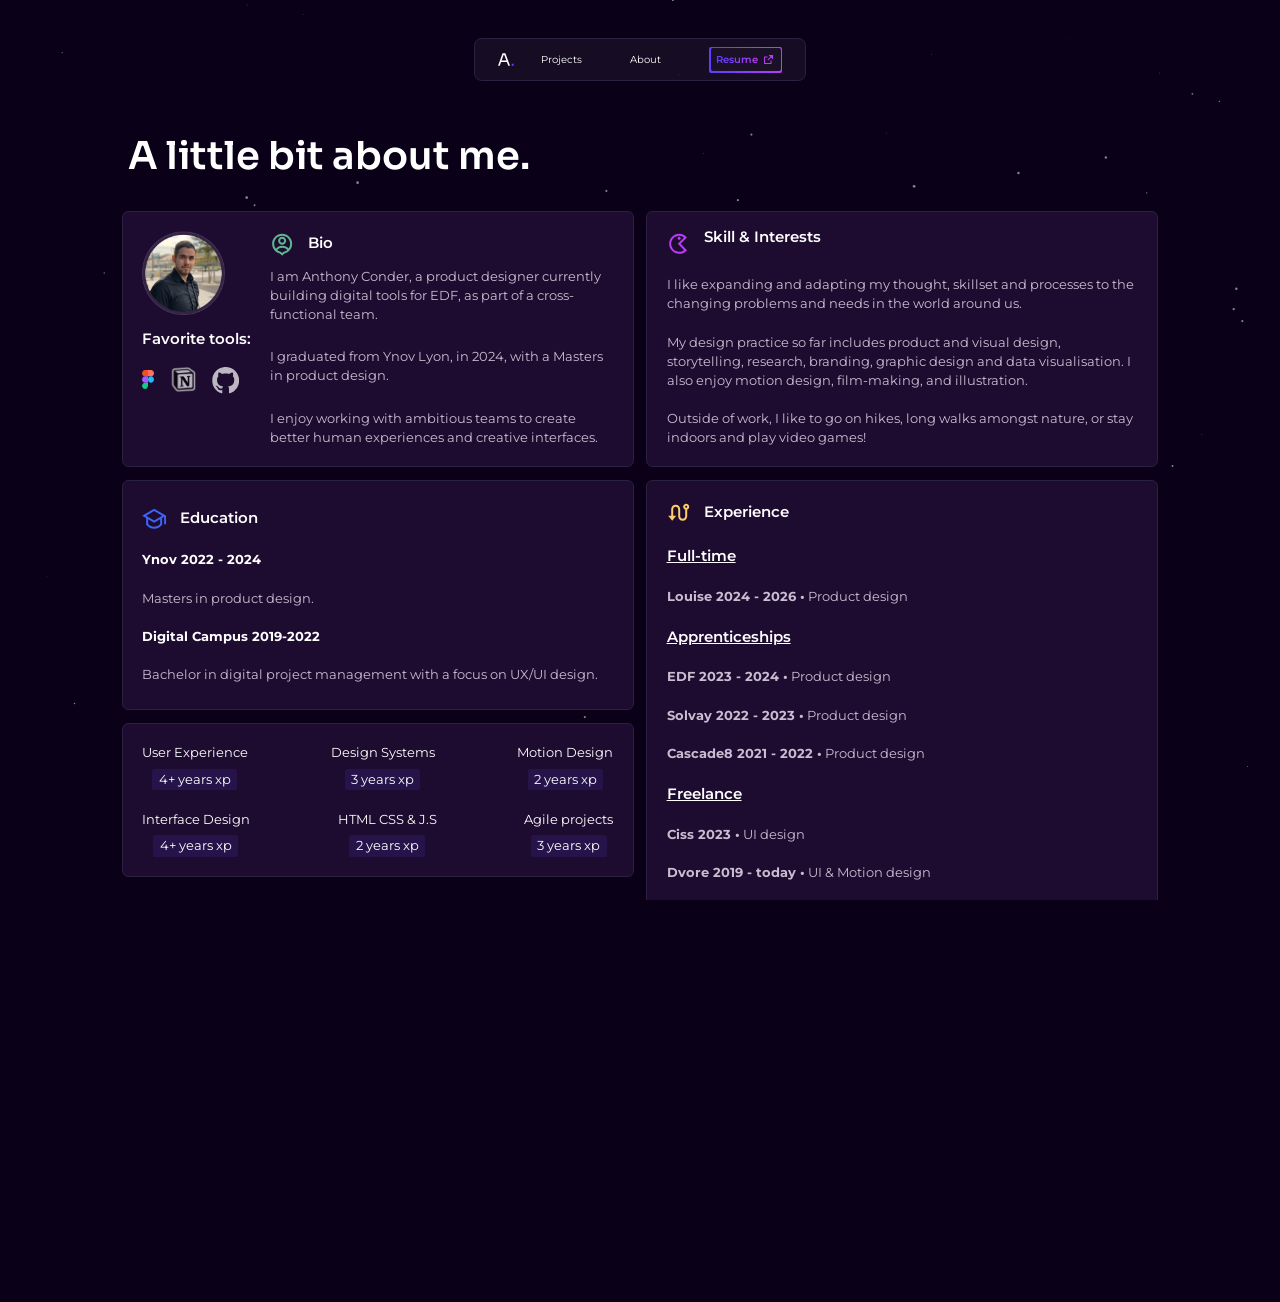
<file: about.html>
<!DOCTYPE html>
<html lang="en">

<head>
    <meta charset="UTF-8">
    <meta http-equiv="X-UA-Compatible" content="IE=edge">
    <meta name="viewport" content="width=device-width, initial-scale=1.0">
    <title>About 🔍</title>
    <link rel="stylesheet" href="./css/style.css">
    <link rel="preconnect" href="https://fonts.googleapis.com">
    <link rel="preconnect" href="https://fonts.gstatic.com" crossorigin>
    <link href="https://fonts.googleapis.com/css2?family=Sora:wght@100;200;300;400;500;600;700;800&display=swap"
        rel="stylesheet">
    <link
        href="https://fonts.googleapis.com/css2?family=Montserrat:ital,wght@0,100;0,200;0,300;0,400;0,500;0,600;0,700;0,800;0,900;1,100;1,200;1,300;1,400;1,500;1,600;1,700;1,800;1,900&display=swap"
        rel="stylesheet">
    <link
        href="https://fonts.googleapis.com/css2?family=Source+Code+Pro:wght@200;300;400;500;600;700;800;900&display=swap"
        rel="stylesheet">
    <link rel="icon" href="/assets/images/Logo.svg">
        <!-- <link rel="stylesheet" href="https://cdn.jsdelivr.net/npm/locomotive-scroll/dist/locomotive-scroll.min.css"> -->
</head>

<body class="body">
  <header>
    <div class="links-container">
        <a href="index.html"><svg viewBox="0 0 37 30" xmlns="http://www.w3.org/2000/svg">
                <path class="whitebit"
                    d="M0.12 30L10.64 0.799999H17.28L28.12 30H24.08L14.28 3.36L16.2 4.32H11.48L13.52 3.36L4.04 30H0.12ZM6.4 21.28L7.72 17.76H20.32L21.64 21.28H6.4Z" />
                <path class="bluebit" d="M32.1544 30V25.12H36.7944V30H32.1544Z" />
            </svg>                
        </a>

        <a class="header-link link-2" href="projects.html">
            <svg class="projects-svg" xmlns="http://www.w3.org/2000/svg" viewBox="0 0 24 24"><path d="M4 5V19H20V7H11.5858L9.58579 5H4ZM12.4142 5H21C21.5523 5 22 5.44772 22 6V20C22 20.5523 21.5523 21 21 21H3C2.44772 21 2 20.5523 2 20V4C2 3.44772 2.44772 3 3 3H10.4142L12.4142 5Z""></path></svg>
                
          <p>Projects</p></a>
       
        <a class="header-link link-3" href="about.html">
            <svg viewBox="0 0 25 25" fill="none" xmlns="http://www.w3.org/2000/svg">
                <g id="Frame" clip-path="url(#clip0_647_3966)">
                <path id="Vector" d="M9.89892 22.6128C5.46228 21.5901 2.1543 17.6155 2.1543 12.8682C2.1543 7.34531 6.63145 2.86816 12.1543 2.86816C17.6771 2.86816 22.1543 7.34531 22.1543 12.8682C22.1543 17.6155 18.8463 21.5901 14.4097 22.6128L12.1543 24.8682L9.89892 22.6128ZM7.16603 19.1249C8.07877 19.8542 9.15863 20.3897 10.3482 20.6639L10.9074 20.7928L12.1543 22.0398L13.4012 20.7928L13.9604 20.6639C15.2288 20.3715 16.3726 19.7821 17.3219 18.9773C16.0508 17.676 14.2768 16.8682 12.314 16.8682C10.2781 16.8682 8.44513 17.7374 7.16603 19.1249ZM5.76992 17.6896C7.41074 15.9523 9.73576 14.8682 12.314 14.8682C14.7983 14.8682 17.0474 15.8747 18.6759 17.5022C19.6106 16.1867 20.1543 14.5823 20.1543 12.8682C20.1543 8.44988 16.5726 4.86816 12.1543 4.86816C7.73602 4.86816 4.1543 8.44988 4.1543 12.8682C4.1543 14.6646 4.75138 16.3404 5.76992 17.6896ZM12.1543 13.8682C9.94516 13.8682 8.1543 12.0773 8.1543 9.86816C8.1543 7.65902 9.94516 5.86816 12.1543 5.86816C14.3634 5.86816 16.1543 7.65902 16.1543 9.86816C16.1543 12.0773 14.3634 13.8682 12.1543 13.8682ZM12.1543 11.8682C13.2589 11.8682 14.1543 10.9728 14.1543 9.86816C14.1543 8.76359 13.2589 7.86816 12.1543 7.86816C11.0497 7.86816 10.1543 8.76359 10.1543 9.86816C10.1543 10.9728 11.0497 11.8682 12.1543 11.8682Z"/>
                </g>
                <defs>
                <clipPath id="clip0_647_3966">
                <rect width="24" height="24" fill="white" transform="translate(0.154297 0.868164)"/>
                </clipPath>
                </defs>
                </svg>
                
          <p>About</p></a>

        <a href="/assets/images/Anthony Conder resume UXUI Designer En.pdf" target="_blank" class="resume-button">
            <div class="text-wrapper">
                <p>Resume</p>
                <svg viewBox="0 0 17 17" xmlns="http://www.w3.org/2000/svg">
                    <g id="Frame">
                    <path id="Vector" d="M7.33366 4.5V5.83333H4.00033V13.1667H11.3337V9.83333H12.667V13.8333C12.667 14.2015 12.3685 14.5 12.0003 14.5H3.33366C2.96547 14.5 2.66699 14.2015 2.66699 13.8333V5.16667C2.66699 4.79848 2.96547 4.5 3.33366 4.5H7.33366ZM14.667 2.5V8.5L12.1377 5.97133L8.13839 9.9714L7.19559 9.0286L11.195 5.02867L8.66699 2.5H14.667Z"/>
                    </g>
                </svg>   
            </div>
        </a>  

        <!-- <a class="header-link" href=""><svg xmlns="http://www.w3.org/2000/svg" width="37" height="36" viewBox="0 0 37 36" fill="none">
            <g filter="url(#filter0_d_733_21032)">
              <path d="M17.1667 10V11.3333H13.8333V18.6667H21.1667V15.3333H22.5V19.3333C22.5 19.7015 22.2015 20 21.8333 20H13.1667C12.7985 20 12.5 19.7015 12.5 19.3333V10.6667C12.5 10.2985 12.7985 10 13.1667 10H17.1667ZM24.5 8V14L21.9707 11.4713L17.9714 15.4714L17.0286 14.5286L21.028 10.5287L18.5 8H24.5Z" fill="white"/>
            </g>
            <defs>
              <filter id="filter0_d_733_21032" x="-1.5" y="-2" width="40" height="40" filterUnits="userSpaceOnUse" color-interpolation-filters="sRGB">
                <feFlood flood-opacity="0" result="BackgroundImageFix"/>
                <feColorMatrix in="SourceAlpha" type="matrix" values="0 0 0 0 0 0 0 0 0 0 0 0 0 0 0 0 0 0 127 0" result="hardAlpha"/>
                <feOffset dy="4"/>
                <feGaussianBlur stdDeviation="6"/>
                <feColorMatrix type="matrix" values="0 0 0 0 0.235294 0 0 0 0 0.392157 0 0 0 0 0.968627 0 0 0 1 0"/>
                <feBlend mode="normal" in2="BackgroundImageFix" result="effect1_dropShadow_733_21032"/>
                <feBlend mode="normal" in="SourceGraphic" in2="effect1_dropShadow_733_21032" result="shape"/>
              </filter>
            </defs>
          </svg><p>Resume</p></a>  -->

        <!-- <div class="toggle-switch">
                <p>🌙</p>
                <label onclick="toggleApp()" class="switch">
                    <input type="checkbox">
                    <span class="slider"></span>
                </label>
                <p>☀️</p>
        </div>
        <script>
            function toggleApp() {
                var checkbox = document.querySelector('input[type="checkbox"]');
                var element = document.body;
            
                if (checkbox.checked) {
                element.classList.add("light-mode");
                } else {
                element.classList.remove("light-mode");
                }
            }
        </script> -->
    </div>      
</header>

<nav role="mobile-navigation">
  <div id="menuToggle">
    <input type="checkbox" />

    <span></span>
    <span></span>
    <span></span>
    
    <ul id="menu">
      <a href="index.html"><li>Home</li></a>
      <a href="projects.html"><li>Projects</li></a>
      <a href="about.html"><li>About</li></a>
    </ul>
  </div>
  <a href="index.html"><svg id="logo" viewBox="0 0 37 30" xmlns="http://www.w3.org/2000/svg">
      <path class="whitebit"
          d="M0.12 30L10.64 0.799999H17.28L28.12 30H24.08L14.28 3.36L16.2 4.32H11.48L13.52 3.36L4.04 30H0.12ZM6.4 21.28L7.72 17.76H20.32L21.64 21.28H6.4Z" />
      <path class="bluebit" d="M32.1544 30V25.12H36.7944V30H32.1544Z" />
  </svg>                
  </a>
</nav>

    <div class="background">
        <div id="particles-js"></div>
        <script src="particles.js"></script>

        <div class="about-title-container"><h1>A little bit about me.</h1></div>

        <main class="about-main">
            <section class="about-items-left">
              <div class="bio">
                <div class="bio-items-left">
                  <img class="bio-img" src="/assets/images/me-about.png" alt="">
                  <h3>Favorite tools:</h3>
                  <div class="favorite-tools">
                    <img src="/assets/images/figma-footer.svg" alt="">
                    <img src="/assets/images/Notion.svg" alt="">
                    <img src="/assets/images/github.svg" alt="">
                  </div>
                </div>

                <div class="bio-items-right">
                  <div class="about-card-title">
                    <img src="/assets/images/bio.svg" alt="">
                    <H3>Bio</H3>
                  </div>
                  <p class="bio-text-1">I am Anthony Conder, a product designer currently building digital tools for EDF, as part of a cross-functional team.</p>
                  <p class="bio-text-2">
                    I graduated from Ynov Lyon, in 2024, with a Masters in product design.
                  </p>
                  <p class="bio-text-3">
                    I enjoy working with ambitious teams to create better human experiences and creative interfaces.
                  </p>
                </div>
              </div>

              <div class="education">
                <div class="about-card-title">
                  <img src="/assets/images/education.svg" alt="">
                  <H3>Education</H3>
                </div>
                <p><b>Ynov 2022 - 2024</b></p>
                <p class="darkened-text">Masters in product design.</p>
                <p><b>Digital Campus 2019-2022</b></p>
                <p class="darkened-text">Bachelor in digital project management with a focus on UX/UI design.</p>
              </div>

              <div class="experience-years">
                <div class="experience-row">
                  <div class="experience-token">
                    <p class="experience-token-title">
                      User Experience
                    </p>
                    <p class="xp">
                      4+ years xp
                    </p>
                </div>
                <div class="experience-token">
                    <p class="experience-token-title">
                      Design Systems
                    </p>
                    <p class="xp">
                      3 years xp
                    </p>
                </div>
                <div class="experience-token">
                    <p class="experience-token-title">
                      Motion Design
                    </p>
                    <p class="xp">
                      2 years xp
                    </p>
                </div>
                </div>
                <div class="experience-row">
                  <div class="experience-token">
                    <p class="experience-token-title">
                      Interface Design
                    </p>
                    <p class="xp">
                      4+ years xp
                    </p>
                </div>
                <div class="experience-token">
                    <p class="experience-token-title">
                      HTML CSS & J.S
                    </p>
                    <p class="xp">
                      2 years xp
                    </p>
                </div>
                <div class="experience-token">
                    <p class="experience-token-title">
                      Agile projects
                    </p>
                    <p class="xp">
                      3 years xp
                    </p>
                </div>
                </div>

              </div>

            </section>

            <section class="about-items-right">
              <div class="skills">
                <div class="about-card-title">
                  <img src="/assets/images/skills.svg" alt="">
                  <H3>Skill & Interests</H3>
                </div>
                <p>I like expanding and adapting my thought, skillset and processes to the changing problems and needs in the world around us.</p>
                <p>My design practice so far includes product and visual design, storytelling, research, branding, graphic design and data visualisation. I also enjoy motion design, film-making, and illustration.</p>
                <p>Outside of work, I like to go on hikes, long walks amongst nature, or stay indoors and play video games!</p>
              </div>

              <div class="experience">
                <div class="about-card-title">
                  <img src="/assets/images/experience.svg" alt="">
                  <H3>Experience</H3>
                </div>
                <h3><u>Full-time</u></h3>
                <p><b>Louise 2024 - 2026 •</b> Product design</p>
                <h3><u>Apprenticeships</u></h3>
                <p><b>EDF 2023 - 2024 •</b> Product design</p>
                <p><b>Solvay 2022 - 2023 •</b> Product design</p>
                <p><b>Cascade8 2021 - 2022 •</b> Product design</p>
                <h3><u>Freelance</u></h3>
                <p><b>Ciss 2023 •</b> UI design</p>
                <p><b>Dvore 2019 - today •</b> UI & Motion design</p>
              </div>
            </section>
        </main>

        <footer>
          <p class="label">lets talk!</p>

          <input class="email" onclick="myFunction()" type="text" value="anthony.conder97@gmail.com" id="myInput" readonly>

          <div class="snackbar-container">
              <div id="snackbar">Email copied.</div>
          </div>
  
            <section>
                <div class="footer-text-container">
                    <p>Designed in</p>
                    <svg width="12" height="19" viewBox="0 0 12 19" fill="none" xmlns="http://www.w3.org/2000/svg">
                        <g id="Figma svg" clip-path="url(#clip0_647_3349)">
                            <path id="Vector"
                                d="M6 9.49966C6 7.7686 7.32946 6.36523 8.96946 6.36523C10.6094 6.36523 11.9389 7.7686 11.9389 9.49966C11.9389 11.2308 10.6094 12.6341 8.96946 12.6341C7.32946 12.6341 6 11.2308 6 9.49966Z"
                                fill="#1ABCFE" />
                            <path id="Vector_2"
                                d="M0.0615234 15.7692C0.0615234 14.0381 1.39099 12.6348 3.03098 12.6348H6.00044V15.7692C6.00044 17.5003 4.67098 18.9036 3.03098 18.9036C1.39099 18.9036 0.0615234 17.5003 0.0615234 15.7692Z"
                                fill="#0ACF83" />
                            <path id="Vector_3"
                                d="M6 0.0966797V6.36552H8.96946C10.6095 6.36552 11.9389 4.9622 11.9389 3.23111C11.9389 1.50001 10.6095 0.0966797 8.96946 0.0966797H6Z"
                                fill="#FF7262" />
                            <path id="Vector_4"
                                d="M0.0615234 3.23111C0.0615234 4.9622 1.39099 6.36552 3.03098 6.36552H6.00044V0.0966797H3.03098C1.39099 0.0966797 0.0615234 1.50001 0.0615234 3.23111Z"
                                fill="#F24E1E" />
                            <path id="Vector_5"
                                d="M0.0615234 9.49966C0.0615234 11.2308 1.39099 12.6341 3.03098 12.6341H6.00044V6.36523H3.03098C1.39099 6.36523 0.0615234 7.7686 0.0615234 9.49966Z"
                                fill="#A259FF" />
                        </g>
                        <defs>
                            <clipPath id="clip0_647_3349">
                                <rect width="12" height="19" fill="white" />
                            </clipPath>
                        </defs>
                    </svg>
                    <p>built with</p>
                    <img src="/assets/images/HTML5_logo_and_wordmark 1.png" alt="">
                    <svg width="25" height="19" viewBox="0 0 25 19" fill="none" xmlns="http://www.w3.org/2000/svg">
                        <g clip-path="url(#clip0_675_3367)">
                            <path
                                d="M21.5135 10.9149C20.6394 10.9199 19.8826 11.1326 19.2478 11.4493C19.0135 10.9793 18.7791 10.5686 18.7401 10.2618C18.6961 9.90559 18.6424 9.68783 18.6961 9.26236C18.7498 8.83679 18.9939 8.23315 18.9939 8.18367C18.989 8.13914 18.9402 7.92143 18.4373 7.91648C17.9344 7.91153 17.4998 8.01544 17.451 8.14903C17.4021 8.28263 17.3045 8.5894 17.241 8.90606C17.1531 9.37117 16.2351 11.0188 15.7127 11.8847C15.5418 11.5483 15.3953 11.2514 15.366 11.0138C15.3221 10.6576 15.2683 10.4399 15.3221 10.0144C15.3758 9.58883 15.6199 8.98523 15.6199 8.93575C15.615 8.89122 15.5662 8.67351 15.0633 8.66856C14.5603 8.66361 14.1258 8.76752 14.077 8.90111C14.0282 9.03471 13.9744 9.35138 13.867 9.65815C13.7644 9.96492 12.5437 12.716 12.2264 13.4334C12.0652 13.7996 11.9237 14.0915 11.8211 14.2894C11.7185 14.4873 11.8162 14.3042 11.8064 14.324C11.7185 14.4923 11.6697 14.5863 11.6697 14.5863V14.5913C11.6014 14.715 11.5281 14.8337 11.4939 14.8337C11.4695 14.8337 11.4206 14.5022 11.5036 14.047C11.6843 13.092 12.1238 11.6027 12.1189 11.5483C12.1189 11.5236 12.2019 11.2613 11.8357 11.1277C11.4792 10.9941 11.3523 11.2168 11.323 11.2168C11.2937 11.2168 11.2693 11.296 11.2693 11.296C11.2693 11.296 11.6648 9.61866 10.5124 9.61866C9.78978 9.61866 8.79368 10.4153 8.30052 11.1426C7.98802 11.3158 7.32396 11.6819 6.62083 12.0728C6.35228 12.2213 6.07396 12.3796 5.81029 12.5231L5.75662 12.4636C4.36014 10.9545 1.77713 9.88575 1.88455 7.8571C1.92362 7.11987 2.17752 5.17533 6.84554 2.82013C10.6688 0.890439 13.7303 1.41987 14.2625 2.59747C15.0193 4.27976 12.6267 7.40684 8.65218 7.8571C7.13851 8.03028 6.34256 7.43653 6.14242 7.21388C5.93245 6.98132 5.90316 6.97143 5.82503 7.01596C5.69808 7.08523 5.7762 7.29304 5.82503 7.41674C5.94222 7.72846 6.4305 8.28263 7.26058 8.55971C7.98807 8.80216 9.76546 8.93575 11.9139 8.0946C14.3211 7.14955 16.201 4.52716 15.6493 2.33523C15.0877 0.10372 11.4354 -0.628572 7.98324 0.613355C5.92752 1.35554 3.70096 2.51336 2.0994 4.03237C0.195101 5.83341 -0.107634 7.40684 0.0193196 8.05997C0.463704 10.3904 3.6326 11.9094 4.90213 13.0326C4.83866 13.0672 4.78006 13.1018 4.72635 13.1316C4.09159 13.4482 1.67459 14.7298 1.06912 16.0854C0.385531 17.6193 1.17655 18.7227 1.70389 18.8712C3.33475 19.3313 5.00467 18.505 5.90799 17.1443C6.80638 15.7837 6.69901 14.0173 6.28397 13.2108L6.26927 13.1811L6.76732 12.8842C7.08963 12.6912 7.40702 12.5131 7.68529 12.3597C7.52909 12.7901 7.41673 13.2998 7.35819 14.042C7.28983 14.9128 7.64139 16.0409 8.10526 16.4862C8.31034 16.6791 8.55448 16.6841 8.70584 16.6841C9.24295 16.6841 9.48709 16.2338 9.75565 15.6946C10.0877 15.0365 10.3806 14.2745 10.3806 14.2745C10.3806 14.2745 10.0144 16.3378 11.0154 16.3378C11.3816 16.3378 11.7478 15.8578 11.9139 15.6104V15.6154C11.9139 15.6154 11.9236 15.6005 11.9431 15.5659C11.9636 15.5352 11.9832 15.5039 12.0017 15.4719V15.4621C12.1482 15.2048 12.4754 14.616 12.9637 13.6412C13.5935 12.3844 14.199 10.811 14.199 10.811C14.199 10.811 14.2576 11.1969 14.4383 11.8303C14.5456 12.2064 14.78 12.617 14.9607 13.0178C14.8142 13.2256 14.7263 13.3444 14.7263 13.3444L14.7312 13.3493C14.614 13.5077 14.4822 13.676 14.3455 13.8441C13.8474 14.4478 13.2517 15.1356 13.1736 15.3335C13.0808 15.566 13.1004 15.7392 13.281 15.8778C13.4129 15.9767 13.6473 15.9965 13.8963 15.9767C14.3455 15.947 14.658 15.8332 14.8142 15.7639C15.0584 15.6749 15.3367 15.5413 15.6053 15.3434C16.0935 14.9773 16.3914 14.4577 16.3621 13.765C16.3474 13.384 16.2254 13.008 16.074 12.6517C16.118 12.5874 16.1619 12.523 16.2058 12.4538C16.9773 11.3108 17.573 10.0541 17.573 10.0541C17.573 10.0541 17.6316 10.44 17.8123 11.0733C17.905 11.395 18.0906 11.7463 18.2566 12.0927C17.534 12.6914 17.0799 13.3841 16.9236 13.8393C16.6355 14.6804 16.8601 15.0614 17.2849 15.1505C17.4753 15.1901 17.7488 15.101 17.9538 15.0119C18.2077 14.9278 18.5154 14.7843 18.7986 14.5716C19.2869 14.2054 19.7556 13.6958 19.7312 13.008C19.7166 12.6914 19.6336 12.3796 19.5213 12.0828C20.1365 11.8255 20.9324 11.677 21.9431 11.8007C24.116 12.058 24.5457 13.4336 24.4627 14.0075C24.3797 14.5815 23.9256 14.8981 23.7742 14.9971C23.6228 15.0911 23.574 15.1258 23.5887 15.195C23.6082 15.299 23.6765 15.294 23.8084 15.2742C23.989 15.2445 24.951 14.8042 24.99 13.7454C25.0486 12.3845 23.7742 10.9001 21.5135 10.9149ZM4.75565 16.6397C4.03787 17.4363 3.02713 17.7381 2.59744 17.4808C2.13358 17.2087 2.31419 16.036 3.19803 15.1899C3.73514 14.6753 4.43338 14.2003 4.89237 13.9084C4.99491 13.8441 5.15116 13.7501 5.3367 13.6363C5.366 13.6165 5.38553 13.6066 5.38553 13.6066C5.41971 13.5868 5.45877 13.5621 5.49784 13.5373C5.82498 14.7446 5.51248 15.8035 4.75565 16.6397ZM10.0047 13.0227C9.75565 13.6412 9.2283 15.2295 8.91092 15.1404C8.63744 15.0662 8.47147 13.8639 8.85716 12.6764C9.05247 12.0776 9.46751 11.3652 9.71165 11.088C10.1072 10.6427 10.5368 10.4943 10.6443 10.6774C10.7713 10.9149 10.1609 12.6368 10.0047 13.0227ZM14.3357 15.1206C14.2283 15.1751 14.1306 15.2147 14.0867 15.185C14.0525 15.1652 14.1306 15.091 14.1306 15.091C14.1306 15.091 14.6726 14.5022 14.8874 14.2301C15.0095 14.0718 15.156 13.8887 15.3122 13.6809V13.7402C15.3123 14.4527 14.6385 14.9277 14.3357 15.1206ZM17.6755 14.3488C17.5974 14.2894 17.6072 14.1063 17.8708 13.5324C17.9734 13.3048 18.2077 12.9238 18.613 12.5626C18.6619 12.711 18.6912 12.8545 18.6863 12.9881C18.6814 13.8787 18.0564 14.2102 17.6755 14.3488Z"
                                fill="#CF649A" />
                        </g>
                        <defs>
                            <clipPath id="clip0_675_3367">
                                <rect width="25" height="19" fill="white" />
                            </clipPath>
                        </defs>
                    </svg>
                    <p>&</p>
                    <svg width="17" height="19" viewBox="0 0 17 19" fill="none" xmlns="http://www.w3.org/2000/svg">
                        <g clip-path="url(#clip0_663_3360)">
                            <path
                                d="M0.0556641 0L0.058302 0.211033C0.0597556 0.327101 0.396023 4.17004 0.805572 8.75085L1.5502 17.0796L4.89697 18.0167C6.73769 18.532 8.28172 18.9563 8.32815 18.9596C8.37458 18.9628 9.939 18.5428 11.8047 18.0262C14.7959 17.198 15.1997 17.0733 15.2211 16.9707C15.2509 16.8279 16.7157 0.303416 16.7142 0.12662L16.7132 0H8.38437H0.0556641Z"
                                fill="white" />
                            <path
                                d="M4.9241 18.0727L1.54757 17.1289L1.50345 16.8791C1.46423 16.6571 0 0.303165 0 0.0870836C0 0.00887859 0.854921 0 8.38504 0C16.3335 0 16.77 0.00512676 16.7694 0.0984818C16.7668 0.501696 15.2512 17.0722 15.2139 17.1052C15.1669 17.1469 8.63155 18.9676 8.41318 18.9999C8.35127 19.009 6.78119 18.5918 4.9241 18.0727ZM10.5141 14.7378C11.649 14.4248 12.5939 14.1526 12.6139 14.1329C12.634 14.1131 12.7668 12.7675 12.9091 11.1425C13.0514 9.51758 13.1821 8.08045 13.1997 7.9489L13.2316 7.70973H10.7802H8.32876V8.75083V9.79192H9.65231H10.9759L10.9495 9.91854C10.935 9.98818 10.8788 10.5866 10.8244 11.2485C10.7669 11.9497 10.6986 12.4788 10.6609 12.5165C10.6253 12.5522 10.086 12.7173 9.46243 12.8835L8.32876 13.1857V14.2463C8.32876 14.9702 8.34811 15.3069 8.38972 15.3069C8.42325 15.3069 9.37923 15.0508 10.5141 14.7378ZM13.1994 6.40133C13.1622 6.12558 12.8308 2.42704 12.8308 2.28758C12.8308 2.20288 12.636 2.19474 10.6079 2.19474H8.38504V3.28341V4.37207L9.38393 4.41057C9.93331 4.43174 10.5115 4.46397 10.6688 4.48218L10.9547 4.5153L11.0241 5.36687C11.0623 5.83523 11.1078 6.3134 11.1252 6.42947L11.1569 6.6405H12.1943H13.2316L13.1994 6.40133Z"
                                fill="#EAEBEC" />
                            <path
                                d="M4.89698 18.0166L1.55022 17.0796L0.805585 8.75083C0.396035 4.17001 0.0597598 0.327101 0.0583062 0.211033L0.0556641 0H8.38442H16.7132L16.7143 0.12662C16.7158 0.303416 15.2509 16.8279 15.2211 16.9707C15.1997 17.0733 14.7959 17.198 11.8047 18.0263C9.93902 18.5428 8.37458 18.9628 8.32815 18.9596C8.28172 18.9563 6.73769 18.532 4.89698 18.0166ZM10.516 14.7776C11.673 14.456 12.636 14.1662 12.656 14.1338C12.6761 14.1013 12.8143 12.6869 12.9632 10.9907C13.112 9.2945 13.246 7.86238 13.2609 7.80821C13.2865 7.71517 13.0896 7.70973 9.69385 7.70973H6.09973L6.25275 6.09181C6.33692 5.20196 6.4078 4.47159 6.41028 4.46878C6.41276 4.46596 6.94026 4.44913 7.5825 4.43138C8.6356 4.40228 10.8073 4.48629 10.8799 4.55894C10.9071 4.58608 11.0856 6.33796 11.0856 6.57711C11.0856 6.69503 11.1016 6.69677 12.1761 6.69677H13.2666L13.2409 6.4576C13.2267 6.32606 13.1344 5.30677 13.0356 4.19252L12.856 2.1666L8.65058 2.15218C5.30492 2.1407 4.44505 2.1522 4.44468 2.20845C4.44439 2.24734 4.41991 2.49441 4.39019 2.75749C4.31828 3.39412 3.76984 9.54526 3.76984 9.71514V9.8482H7.34828H10.9267L10.8948 10.0592C10.8773 10.1753 10.8216 10.7641 10.7712 11.3676C10.7208 11.9712 10.6632 12.4806 10.6434 12.4997C10.591 12.55 8.48582 13.1124 8.35455 13.1111C8.2936 13.1105 7.74992 12.9749 7.14637 12.8097L6.049 12.5093L6.00875 12.0369C5.98662 11.7772 5.95295 11.4063 5.93393 11.2129L5.89935 10.8612H4.83459H3.76984L3.7722 11.0722C3.77661 11.4668 4.03252 14.1252 4.06969 14.1624C4.11267 14.2053 8.20223 15.3549 8.32815 15.3594C8.37458 15.3611 9.35913 15.0993 10.516 14.7776Z"
                                fill="#F0BE25" />
                            <path
                                d="M4.89698 18.0166L1.55022 17.0796L0.805585 8.75083C0.396035 4.17001 0.0597598 0.327101 0.0583062 0.211033L0.0556641 0H8.38442H16.7132L16.7143 0.12662C16.7158 0.303416 15.2509 16.8279 15.2211 16.9707C15.1997 17.0733 14.7959 17.198 11.8047 18.0263C9.93902 18.5428 8.37458 18.9628 8.32815 18.9596C8.28172 18.9563 6.73769 18.532 4.89698 18.0166ZM11.1382 16.7631C12.6105 16.3568 13.8427 15.996 13.8765 15.9611C13.9291 15.9069 15.2006 1.97158 15.1954 1.50537L15.1938 1.35061H11.7891H8.38443V1.74454V2.13847H6.41479C4.87684 2.13847 4.44504 2.15388 4.44468 2.20881C4.44439 2.2475 4.41991 2.49441 4.39019 2.75749C4.31828 3.39412 3.76984 9.54526 3.76984 9.71514V9.8482H6.07713H8.38442V11.4802C8.38442 12.7488 8.36876 13.1119 8.31408 13.1111C8.27539 13.1105 7.74992 12.9749 7.14637 12.8097L6.049 12.5093L6.00875 12.0369C5.98662 11.7772 5.95295 11.4063 5.93393 11.2129L5.89935 10.8612H4.83459H3.76984L3.7722 11.0722C3.77894 11.6758 4.04006 14.1397 4.1013 14.1776C4.13853 14.2006 5.11746 14.4819 6.2767 14.8027L8.38442 15.3859V16.4438C8.38442 17.0256 8.40177 17.5017 8.42296 17.5017C8.44415 17.5017 9.66603 17.1693 11.1382 16.7631ZM6.24682 6.10694C6.32773 5.2254 6.40495 4.49416 6.41842 4.48197C6.4319 4.46978 6.87976 4.44771 7.41367 4.43294L8.38442 4.40608V6.05791V7.70973H7.24208H6.09973L6.24682 6.10694Z"
                                fill="#E4A126" />
                        </g>
                        <defs>
                            <clipPath id="clip0_663_3360">
                                <rect width="16.7694" height="19" fill="white" />
                            </clipPath>
                        </defs>
                    </svg>
                </div>

                <a href="about.html">
                    <p>About</p>
                </a>

                <a class="footer-resume-link" href="/assets/images/Anthony Conder resume UXUI Designer En.pdf" target="_blank">
                    <p>Resume</p><svg width="17" height="17" viewBox="0 0 17 17" fill="none"
                        xmlns="http://www.w3.org/2000/svg">
                        <g id="Frame">
                            <path id="Vector"
                                d="M7.33366 4.5V5.83333H4.00033V13.1667H11.3337V9.83333H12.667V13.8333C12.667 14.2015 12.3685 14.5 12.0003 14.5H3.33366C2.96547 14.5 2.66699 14.2015 2.66699 13.8333V5.16667C2.66699 4.79848 2.96547 4.5 3.33366 4.5H7.33366ZM14.667 2.5V8.5L12.1377 5.97133L8.13839 9.9714L7.19559 9.0286L11.195 5.02867L8.66699 2.5H14.667Z"
                                fill="white" />
                        </g>
                    </svg>
                </a>
                <p>@2026 Anthony Conder</p>
          </section>
        </footer>

        <!-- LocomotiveScroll -->
        <!-- <script src="https://cdn.jsdelivr.net/npm/locomotive-scroll/dist/locomotive-scroll.min.js"></script> -->
        <!-- <script>
            const scroll = new LocomotiveScroll({
                el: document.querySelector('[data-scroll-container]'),
                smooth: true, // Enable smooth scrolling
                // Add more options as needed
            });
        </script> -->
        <script src="app.js"></script>
        
    </div>

</body>

</html>
</file>
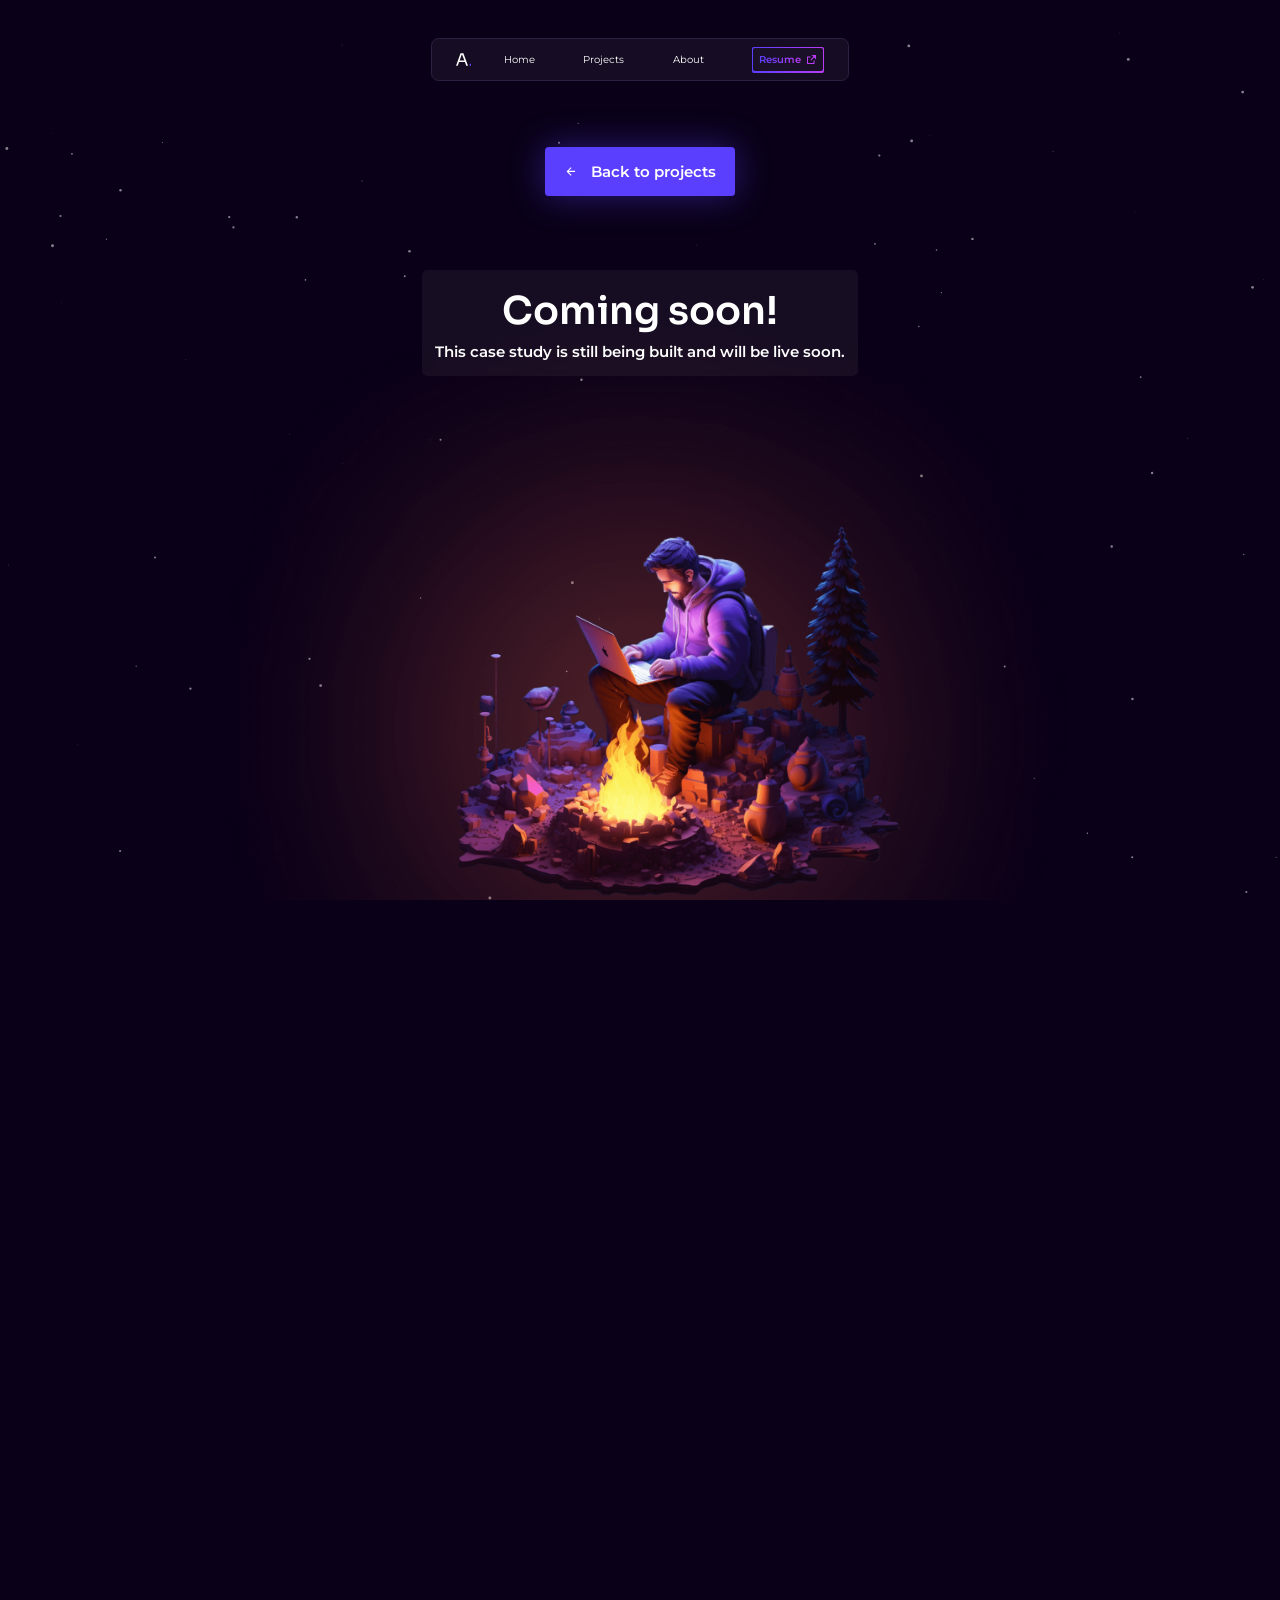
<file: comingsoon.html>
<!DOCTYPE html>
<html lang="en">

<head>
    <meta charset="UTF-8">
    <meta http-equiv="X-UA-Compatible" content="IE=edge">
    <meta name="viewport" content="width=device-width, initial-scale=1.0">
    <title>Coming soon 🔜</title>
    <link rel="stylesheet" href="./css/style.css">
    <link rel="preconnect" href="https://fonts.googleapis.com">
    <link rel="preconnect" href="https://fonts.gstatic.com" crossorigin>
    <link href="https://fonts.googleapis.com/css2?family=Sora:wght@100;200;300;400;500;600;700;800&display=swap"
        rel="stylesheet">
    <link
        href="https://fonts.googleapis.com/css2?family=Montserrat:ital,wght@0,100;0,200;0,300;0,400;0,500;0,600;0,700;0,800;0,900;1,100;1,200;1,300;1,400;1,500;1,600;1,700;1,800;1,900&display=swap"
        rel="stylesheet">
    <link
        href="https://fonts.googleapis.com/css2?family=Source+Code+Pro:wght@200;300;400;500;600;700;800;900&display=swap"
        rel="stylesheet">
    <link rel="icon" href="/assets/images/Logo.svg">
        <!-- <link rel="stylesheet" href="https://cdn.jsdelivr.net/npm/locomotive-scroll/dist/locomotive-scroll.min.css"> -->
</head>

<body class="body">
    <header>
        <div class="links-container">
            <a href="index.html"><svg viewBox="0 0 37 30" xmlns="http://www.w3.org/2000/svg">
                    <path class="whitebit"
                        d="M0.12 30L10.64 0.799999H17.28L28.12 30H24.08L14.28 3.36L16.2 4.32H11.48L13.52 3.36L4.04 30H0.12ZM6.4 21.28L7.72 17.76H20.32L21.64 21.28H6.4Z" />
                    <path class="bluebit" d="M32.1544 30V25.12H36.7944V30H32.1544Z" />
                </svg>                
            </a>
            <a class="header-link link-1" href="index.html">
                <svg viewBox="0 0 16 16" fill="none" xmlns="http://www.w3.org/2000/svg">
                    <path d="M14.7349 12.6665L8.57662 1.99995C8.51815 1.8986 8.43395 1.81444 8.33262 1.75593C8.01375 1.57184 7.60602 1.68108 7.42195 1.99995L1.2636 12.6665H0.666016V13.9998C5.5549 13.9998 10.4438 13.9998 15.3327 13.9998V12.6665H14.7349ZM5.06596 12.6666H2.80314L7.99928 3.66662L13.1954 12.6666H10.9327L7.99935 7.33317L5.06596 12.6666ZM7.99935 10.0999L9.41102 12.6665H6.58771L7.99935 10.0999Z" fill="white"/>
                    </svg>
                    
              <p>Home</p></a>

            <a class="header-link link-2" href="projects.html">
                <svg class="projects-svg" xmlns="http://www.w3.org/2000/svg" viewBox="0 0 24 24"><path d="M4 5V19H20V7H11.5858L9.58579 5H4ZM12.4142 5H21C21.5523 5 22 5.44772 22 6V20C22 20.5523 21.5523 21 21 21H3C2.44772 21 2 20.5523 2 20V4C2 3.44772 2.44772 3 3 3H10.4142L12.4142 5Z""></path></svg>
                    
              <p>Projects</p></a>
           
            <a class="header-link link-3" href="about.html">
                <svg viewBox="0 0 25 25" fill="none" xmlns="http://www.w3.org/2000/svg">
                    <g id="Frame" clip-path="url(#clip0_647_3966)">
                    <path id="Vector" d="M9.89892 22.6128C5.46228 21.5901 2.1543 17.6155 2.1543 12.8682C2.1543 7.34531 6.63145 2.86816 12.1543 2.86816C17.6771 2.86816 22.1543 7.34531 22.1543 12.8682C22.1543 17.6155 18.8463 21.5901 14.4097 22.6128L12.1543 24.8682L9.89892 22.6128ZM7.16603 19.1249C8.07877 19.8542 9.15863 20.3897 10.3482 20.6639L10.9074 20.7928L12.1543 22.0398L13.4012 20.7928L13.9604 20.6639C15.2288 20.3715 16.3726 19.7821 17.3219 18.9773C16.0508 17.676 14.2768 16.8682 12.314 16.8682C10.2781 16.8682 8.44513 17.7374 7.16603 19.1249ZM5.76992 17.6896C7.41074 15.9523 9.73576 14.8682 12.314 14.8682C14.7983 14.8682 17.0474 15.8747 18.6759 17.5022C19.6106 16.1867 20.1543 14.5823 20.1543 12.8682C20.1543 8.44988 16.5726 4.86816 12.1543 4.86816C7.73602 4.86816 4.1543 8.44988 4.1543 12.8682C4.1543 14.6646 4.75138 16.3404 5.76992 17.6896ZM12.1543 13.8682C9.94516 13.8682 8.1543 12.0773 8.1543 9.86816C8.1543 7.65902 9.94516 5.86816 12.1543 5.86816C14.3634 5.86816 16.1543 7.65902 16.1543 9.86816C16.1543 12.0773 14.3634 13.8682 12.1543 13.8682ZM12.1543 11.8682C13.2589 11.8682 14.1543 10.9728 14.1543 9.86816C14.1543 8.76359 13.2589 7.86816 12.1543 7.86816C11.0497 7.86816 10.1543 8.76359 10.1543 9.86816C10.1543 10.9728 11.0497 11.8682 12.1543 11.8682Z"/>
                    </g>
                    <defs>
                    <clipPath id="clip0_647_3966">
                    <rect width="24" height="24" fill="white" transform="translate(0.154297 0.868164)"/>
                    </clipPath>
                    </defs>
                    </svg>
                    
              <p>About</p></a>

            <a href="" class="resume-button">
                <div class="text-wrapper">
                    <p>Resume</p>
                    <svg viewBox="0 0 17 17" xmlns="http://www.w3.org/2000/svg">
                        <g id="Frame">
                        <path id="Vector" d="M7.33366 4.5V5.83333H4.00033V13.1667H11.3337V9.83333H12.667V13.8333C12.667 14.2015 12.3685 14.5 12.0003 14.5H3.33366C2.96547 14.5 2.66699 14.2015 2.66699 13.8333V5.16667C2.66699 4.79848 2.96547 4.5 3.33366 4.5H7.33366ZM14.667 2.5V8.5L12.1377 5.97133L8.13839 9.9714L7.19559 9.0286L11.195 5.02867L8.66699 2.5H14.667Z"/>
                        </g>
                    </svg>   
                </div>
            </a>  

            <!-- <a class="header-link" href=""><svg xmlns="http://www.w3.org/2000/svg" width="37" height="36" viewBox="0 0 37 36" fill="none">
                <g filter="url(#filter0_d_733_21032)">
                  <path d="M17.1667 10V11.3333H13.8333V18.6667H21.1667V15.3333H22.5V19.3333C22.5 19.7015 22.2015 20 21.8333 20H13.1667C12.7985 20 12.5 19.7015 12.5 19.3333V10.6667C12.5 10.2985 12.7985 10 13.1667 10H17.1667ZM24.5 8V14L21.9707 11.4713L17.9714 15.4714L17.0286 14.5286L21.028 10.5287L18.5 8H24.5Z" fill="white"/>
                </g>
                <defs>
                  <filter id="filter0_d_733_21032" x="-1.5" y="-2" width="40" height="40" filterUnits="userSpaceOnUse" color-interpolation-filters="sRGB">
                    <feFlood flood-opacity="0" result="BackgroundImageFix"/>
                    <feColorMatrix in="SourceAlpha" type="matrix" values="0 0 0 0 0 0 0 0 0 0 0 0 0 0 0 0 0 0 127 0" result="hardAlpha"/>
                    <feOffset dy="4"/>
                    <feGaussianBlur stdDeviation="6"/>
                    <feColorMatrix type="matrix" values="0 0 0 0 0.235294 0 0 0 0 0.392157 0 0 0 0 0.968627 0 0 0 1 0"/>
                    <feBlend mode="normal" in2="BackgroundImageFix" result="effect1_dropShadow_733_21032"/>
                    <feBlend mode="normal" in="SourceGraphic" in2="effect1_dropShadow_733_21032" result="shape"/>
                  </filter>
                </defs>
              </svg><p>Resume</p></a>  -->

            <!-- <div class="toggle-switch">
                    <p>🌙</p>
                    <label onclick="toggleApp()" class="switch">
                        <input type="checkbox">
                        <span class="slider"></span>
                    </label>
                    <p>☀️</p>
            </div>
            <script>
                function toggleApp() {
                    var checkbox = document.querySelector('input[type="checkbox"]');
                    var element = document.body;
                
                    if (checkbox.checked) {
                    element.classList.add("light-mode");
                    } else {
                    element.classList.remove("light-mode");
                    }
                }
            </script> -->
        </div>      
    </header>

    <nav role="mobile-navigation">
        <div id="menuToggle">
          <input type="checkbox" />

          <span></span>
          <span></span>
          <span></span>
          
          <ul id="menu">
            <a href="index.html"><li>Home</li></a>
            <a href="projects.html"><li>Projects</li></a>
            <a href="about.html"><li>About</li></a>
            <!-- <a href="" class="resume-button">
                <div class="text-wrapper">
                    <p>Resume</p>
                    <svg viewBox="0 0 17 17" xmlns="http://www.w3.org/2000/svg">
                        <g id="Frame">
                        <path id="Vector" d="M7.33366 4.5V5.83333H4.00033V13.1667H11.3337V9.83333H12.667V13.8333C12.667 14.2015 12.3685 14.5 12.0003 14.5H3.33366C2.96547 14.5 2.66699 14.2015 2.66699 13.8333V5.16667C2.66699 4.79848 2.96547 4.5 3.33366 4.5H7.33366ZM14.667 2.5V8.5L12.1377 5.97133L8.13839 9.9714L7.19559 9.0286L11.195 5.02867L8.66699 2.5H14.667Z"/>
                        </g>
                    </svg>   
                </div>
            </a>   -->
          </ul>
        </div>
        <a href="index.html"><svg id="logo" viewBox="0 0 37 30" xmlns="http://www.w3.org/2000/svg">
            <path class="whitebit"
                d="M0.12 30L10.64 0.799999H17.28L28.12 30H24.08L14.28 3.36L16.2 4.32H11.48L13.52 3.36L4.04 30H0.12ZM6.4 21.28L7.72 17.76H20.32L21.64 21.28H6.4Z" />
            <path class="bluebit" d="M32.1544 30V25.12H36.7944V30H32.1544Z" />
        </svg>                
        </a>
      </nav>

    <div data-scroll-container class="background">
        <div id="particles-js"></div>
        <script src="particles.js"></script>

        <main class="commingsoon-main">
            <section class="page-title">
                <h1>
                    Coming soon!
                </h1>
                <h3>
                    This case study is still being built and will be live soon.
                </h3>
            </section>
            <a class="primary-button" href="projects.html">
                <svg viewBox="0 0 17 16" fill="none" xmlns="http://www.w3.org/2000/svg">
                    <g id="arrow_forward">
                    <path id="Vector" d="M8.50033 2.6665L7.56033 3.6065L11.2803 7.33317H3.16699V8.6665H11.2803L7.56033 12.3932L8.50033 13.3332L13.8337 7.99984L8.50033 2.6665Z" fill="white"/>
                    </g>
                </svg>
                <h3>Back to projects</h3>
            </a>
                <img src="/assets/images/comingsoonbg.png" alt="">
        </main>

        <footer>

            <p class="label">lets talk!</p>

            <input class="email" onclick="myFunction()" type="text" value="anthony.conder97@gmail.com" id="myInput" readonly>

            <div class="snackbar-container">
                <div id="snackbar">Email copied.</div>
            </div>
  
            <section>
                <div class="footer-text-container">
                    <p>Designed in</p>
                    <svg width="12" height="19" viewBox="0 0 12 19" fill="none" xmlns="http://www.w3.org/2000/svg">
                        <g id="Figma svg" clip-path="url(#clip0_647_3349)">
                            <path id="Vector"
                                d="M6 9.49966C6 7.7686 7.32946 6.36523 8.96946 6.36523C10.6094 6.36523 11.9389 7.7686 11.9389 9.49966C11.9389 11.2308 10.6094 12.6341 8.96946 12.6341C7.32946 12.6341 6 11.2308 6 9.49966Z"
                                fill="#1ABCFE" />
                            <path id="Vector_2"
                                d="M0.0615234 15.7692C0.0615234 14.0381 1.39099 12.6348 3.03098 12.6348H6.00044V15.7692C6.00044 17.5003 4.67098 18.9036 3.03098 18.9036C1.39099 18.9036 0.0615234 17.5003 0.0615234 15.7692Z"
                                fill="#0ACF83" />
                            <path id="Vector_3"
                                d="M6 0.0966797V6.36552H8.96946C10.6095 6.36552 11.9389 4.9622 11.9389 3.23111C11.9389 1.50001 10.6095 0.0966797 8.96946 0.0966797H6Z"
                                fill="#FF7262" />
                            <path id="Vector_4"
                                d="M0.0615234 3.23111C0.0615234 4.9622 1.39099 6.36552 3.03098 6.36552H6.00044V0.0966797H3.03098C1.39099 0.0966797 0.0615234 1.50001 0.0615234 3.23111Z"
                                fill="#F24E1E" />
                            <path id="Vector_5"
                                d="M0.0615234 9.49966C0.0615234 11.2308 1.39099 12.6341 3.03098 12.6341H6.00044V6.36523H3.03098C1.39099 6.36523 0.0615234 7.7686 0.0615234 9.49966Z"
                                fill="#A259FF" />
                        </g>
                        <defs>
                            <clipPath id="clip0_647_3349">
                                <rect width="12" height="19" fill="white" />
                            </clipPath>
                        </defs>
                    </svg>
                    <p>built with</p>
                    <img src="/assets/images/HTML5_logo_and_wordmark 1.png" alt="">
                    <svg width="25" height="19" viewBox="0 0 25 19" fill="none" xmlns="http://www.w3.org/2000/svg">
                        <g clip-path="url(#clip0_675_3367)">
                            <path
                                d="M21.5135 10.9149C20.6394 10.9199 19.8826 11.1326 19.2478 11.4493C19.0135 10.9793 18.7791 10.5686 18.7401 10.2618C18.6961 9.90559 18.6424 9.68783 18.6961 9.26236C18.7498 8.83679 18.9939 8.23315 18.9939 8.18367C18.989 8.13914 18.9402 7.92143 18.4373 7.91648C17.9344 7.91153 17.4998 8.01544 17.451 8.14903C17.4021 8.28263 17.3045 8.5894 17.241 8.90606C17.1531 9.37117 16.2351 11.0188 15.7127 11.8847C15.5418 11.5483 15.3953 11.2514 15.366 11.0138C15.3221 10.6576 15.2683 10.4399 15.3221 10.0144C15.3758 9.58883 15.6199 8.98523 15.6199 8.93575C15.615 8.89122 15.5662 8.67351 15.0633 8.66856C14.5603 8.66361 14.1258 8.76752 14.077 8.90111C14.0282 9.03471 13.9744 9.35138 13.867 9.65815C13.7644 9.96492 12.5437 12.716 12.2264 13.4334C12.0652 13.7996 11.9237 14.0915 11.8211 14.2894C11.7185 14.4873 11.8162 14.3042 11.8064 14.324C11.7185 14.4923 11.6697 14.5863 11.6697 14.5863V14.5913C11.6014 14.715 11.5281 14.8337 11.4939 14.8337C11.4695 14.8337 11.4206 14.5022 11.5036 14.047C11.6843 13.092 12.1238 11.6027 12.1189 11.5483C12.1189 11.5236 12.2019 11.2613 11.8357 11.1277C11.4792 10.9941 11.3523 11.2168 11.323 11.2168C11.2937 11.2168 11.2693 11.296 11.2693 11.296C11.2693 11.296 11.6648 9.61866 10.5124 9.61866C9.78978 9.61866 8.79368 10.4153 8.30052 11.1426C7.98802 11.3158 7.32396 11.6819 6.62083 12.0728C6.35228 12.2213 6.07396 12.3796 5.81029 12.5231L5.75662 12.4636C4.36014 10.9545 1.77713 9.88575 1.88455 7.8571C1.92362 7.11987 2.17752 5.17533 6.84554 2.82013C10.6688 0.890439 13.7303 1.41987 14.2625 2.59747C15.0193 4.27976 12.6267 7.40684 8.65218 7.8571C7.13851 8.03028 6.34256 7.43653 6.14242 7.21388C5.93245 6.98132 5.90316 6.97143 5.82503 7.01596C5.69808 7.08523 5.7762 7.29304 5.82503 7.41674C5.94222 7.72846 6.4305 8.28263 7.26058 8.55971C7.98807 8.80216 9.76546 8.93575 11.9139 8.0946C14.3211 7.14955 16.201 4.52716 15.6493 2.33523C15.0877 0.10372 11.4354 -0.628572 7.98324 0.613355C5.92752 1.35554 3.70096 2.51336 2.0994 4.03237C0.195101 5.83341 -0.107634 7.40684 0.0193196 8.05997C0.463704 10.3904 3.6326 11.9094 4.90213 13.0326C4.83866 13.0672 4.78006 13.1018 4.72635 13.1316C4.09159 13.4482 1.67459 14.7298 1.06912 16.0854C0.385531 17.6193 1.17655 18.7227 1.70389 18.8712C3.33475 19.3313 5.00467 18.505 5.90799 17.1443C6.80638 15.7837 6.69901 14.0173 6.28397 13.2108L6.26927 13.1811L6.76732 12.8842C7.08963 12.6912 7.40702 12.5131 7.68529 12.3597C7.52909 12.7901 7.41673 13.2998 7.35819 14.042C7.28983 14.9128 7.64139 16.0409 8.10526 16.4862C8.31034 16.6791 8.55448 16.6841 8.70584 16.6841C9.24295 16.6841 9.48709 16.2338 9.75565 15.6946C10.0877 15.0365 10.3806 14.2745 10.3806 14.2745C10.3806 14.2745 10.0144 16.3378 11.0154 16.3378C11.3816 16.3378 11.7478 15.8578 11.9139 15.6104V15.6154C11.9139 15.6154 11.9236 15.6005 11.9431 15.5659C11.9636 15.5352 11.9832 15.5039 12.0017 15.4719V15.4621C12.1482 15.2048 12.4754 14.616 12.9637 13.6412C13.5935 12.3844 14.199 10.811 14.199 10.811C14.199 10.811 14.2576 11.1969 14.4383 11.8303C14.5456 12.2064 14.78 12.617 14.9607 13.0178C14.8142 13.2256 14.7263 13.3444 14.7263 13.3444L14.7312 13.3493C14.614 13.5077 14.4822 13.676 14.3455 13.8441C13.8474 14.4478 13.2517 15.1356 13.1736 15.3335C13.0808 15.566 13.1004 15.7392 13.281 15.8778C13.4129 15.9767 13.6473 15.9965 13.8963 15.9767C14.3455 15.947 14.658 15.8332 14.8142 15.7639C15.0584 15.6749 15.3367 15.5413 15.6053 15.3434C16.0935 14.9773 16.3914 14.4577 16.3621 13.765C16.3474 13.384 16.2254 13.008 16.074 12.6517C16.118 12.5874 16.1619 12.523 16.2058 12.4538C16.9773 11.3108 17.573 10.0541 17.573 10.0541C17.573 10.0541 17.6316 10.44 17.8123 11.0733C17.905 11.395 18.0906 11.7463 18.2566 12.0927C17.534 12.6914 17.0799 13.3841 16.9236 13.8393C16.6355 14.6804 16.8601 15.0614 17.2849 15.1505C17.4753 15.1901 17.7488 15.101 17.9538 15.0119C18.2077 14.9278 18.5154 14.7843 18.7986 14.5716C19.2869 14.2054 19.7556 13.6958 19.7312 13.008C19.7166 12.6914 19.6336 12.3796 19.5213 12.0828C20.1365 11.8255 20.9324 11.677 21.9431 11.8007C24.116 12.058 24.5457 13.4336 24.4627 14.0075C24.3797 14.5815 23.9256 14.8981 23.7742 14.9971C23.6228 15.0911 23.574 15.1258 23.5887 15.195C23.6082 15.299 23.6765 15.294 23.8084 15.2742C23.989 15.2445 24.951 14.8042 24.99 13.7454C25.0486 12.3845 23.7742 10.9001 21.5135 10.9149ZM4.75565 16.6397C4.03787 17.4363 3.02713 17.7381 2.59744 17.4808C2.13358 17.2087 2.31419 16.036 3.19803 15.1899C3.73514 14.6753 4.43338 14.2003 4.89237 13.9084C4.99491 13.8441 5.15116 13.7501 5.3367 13.6363C5.366 13.6165 5.38553 13.6066 5.38553 13.6066C5.41971 13.5868 5.45877 13.5621 5.49784 13.5373C5.82498 14.7446 5.51248 15.8035 4.75565 16.6397ZM10.0047 13.0227C9.75565 13.6412 9.2283 15.2295 8.91092 15.1404C8.63744 15.0662 8.47147 13.8639 8.85716 12.6764C9.05247 12.0776 9.46751 11.3652 9.71165 11.088C10.1072 10.6427 10.5368 10.4943 10.6443 10.6774C10.7713 10.9149 10.1609 12.6368 10.0047 13.0227ZM14.3357 15.1206C14.2283 15.1751 14.1306 15.2147 14.0867 15.185C14.0525 15.1652 14.1306 15.091 14.1306 15.091C14.1306 15.091 14.6726 14.5022 14.8874 14.2301C15.0095 14.0718 15.156 13.8887 15.3122 13.6809V13.7402C15.3123 14.4527 14.6385 14.9277 14.3357 15.1206ZM17.6755 14.3488C17.5974 14.2894 17.6072 14.1063 17.8708 13.5324C17.9734 13.3048 18.2077 12.9238 18.613 12.5626C18.6619 12.711 18.6912 12.8545 18.6863 12.9881C18.6814 13.8787 18.0564 14.2102 17.6755 14.3488Z"
                                fill="#CF649A" />
                        </g>
                        <defs>
                            <clipPath id="clip0_675_3367">
                                <rect width="25" height="19" fill="white" />
                            </clipPath>
                        </defs>
                    </svg>
                    <p>&</p>
                    <svg width="17" height="19" viewBox="0 0 17 19" fill="none" xmlns="http://www.w3.org/2000/svg">
                        <g clip-path="url(#clip0_663_3360)">
                            <path
                                d="M0.0556641 0L0.058302 0.211033C0.0597556 0.327101 0.396023 4.17004 0.805572 8.75085L1.5502 17.0796L4.89697 18.0167C6.73769 18.532 8.28172 18.9563 8.32815 18.9596C8.37458 18.9628 9.939 18.5428 11.8047 18.0262C14.7959 17.198 15.1997 17.0733 15.2211 16.9707C15.2509 16.8279 16.7157 0.303416 16.7142 0.12662L16.7132 0H8.38437H0.0556641Z"
                                fill="white" />
                            <path
                                d="M4.9241 18.0727L1.54757 17.1289L1.50345 16.8791C1.46423 16.6571 0 0.303165 0 0.0870836C0 0.00887859 0.854921 0 8.38504 0C16.3335 0 16.77 0.00512676 16.7694 0.0984818C16.7668 0.501696 15.2512 17.0722 15.2139 17.1052C15.1669 17.1469 8.63155 18.9676 8.41318 18.9999C8.35127 19.009 6.78119 18.5918 4.9241 18.0727ZM10.5141 14.7378C11.649 14.4248 12.5939 14.1526 12.6139 14.1329C12.634 14.1131 12.7668 12.7675 12.9091 11.1425C13.0514 9.51758 13.1821 8.08045 13.1997 7.9489L13.2316 7.70973H10.7802H8.32876V8.75083V9.79192H9.65231H10.9759L10.9495 9.91854C10.935 9.98818 10.8788 10.5866 10.8244 11.2485C10.7669 11.9497 10.6986 12.4788 10.6609 12.5165C10.6253 12.5522 10.086 12.7173 9.46243 12.8835L8.32876 13.1857V14.2463C8.32876 14.9702 8.34811 15.3069 8.38972 15.3069C8.42325 15.3069 9.37923 15.0508 10.5141 14.7378ZM13.1994 6.40133C13.1622 6.12558 12.8308 2.42704 12.8308 2.28758C12.8308 2.20288 12.636 2.19474 10.6079 2.19474H8.38504V3.28341V4.37207L9.38393 4.41057C9.93331 4.43174 10.5115 4.46397 10.6688 4.48218L10.9547 4.5153L11.0241 5.36687C11.0623 5.83523 11.1078 6.3134 11.1252 6.42947L11.1569 6.6405H12.1943H13.2316L13.1994 6.40133Z"
                                fill="#EAEBEC" />
                            <path
                                d="M4.89698 18.0166L1.55022 17.0796L0.805585 8.75083C0.396035 4.17001 0.0597598 0.327101 0.0583062 0.211033L0.0556641 0H8.38442H16.7132L16.7143 0.12662C16.7158 0.303416 15.2509 16.8279 15.2211 16.9707C15.1997 17.0733 14.7959 17.198 11.8047 18.0263C9.93902 18.5428 8.37458 18.9628 8.32815 18.9596C8.28172 18.9563 6.73769 18.532 4.89698 18.0166ZM10.516 14.7776C11.673 14.456 12.636 14.1662 12.656 14.1338C12.6761 14.1013 12.8143 12.6869 12.9632 10.9907C13.112 9.2945 13.246 7.86238 13.2609 7.80821C13.2865 7.71517 13.0896 7.70973 9.69385 7.70973H6.09973L6.25275 6.09181C6.33692 5.20196 6.4078 4.47159 6.41028 4.46878C6.41276 4.46596 6.94026 4.44913 7.5825 4.43138C8.6356 4.40228 10.8073 4.48629 10.8799 4.55894C10.9071 4.58608 11.0856 6.33796 11.0856 6.57711C11.0856 6.69503 11.1016 6.69677 12.1761 6.69677H13.2666L13.2409 6.4576C13.2267 6.32606 13.1344 5.30677 13.0356 4.19252L12.856 2.1666L8.65058 2.15218C5.30492 2.1407 4.44505 2.1522 4.44468 2.20845C4.44439 2.24734 4.41991 2.49441 4.39019 2.75749C4.31828 3.39412 3.76984 9.54526 3.76984 9.71514V9.8482H7.34828H10.9267L10.8948 10.0592C10.8773 10.1753 10.8216 10.7641 10.7712 11.3676C10.7208 11.9712 10.6632 12.4806 10.6434 12.4997C10.591 12.55 8.48582 13.1124 8.35455 13.1111C8.2936 13.1105 7.74992 12.9749 7.14637 12.8097L6.049 12.5093L6.00875 12.0369C5.98662 11.7772 5.95295 11.4063 5.93393 11.2129L5.89935 10.8612H4.83459H3.76984L3.7722 11.0722C3.77661 11.4668 4.03252 14.1252 4.06969 14.1624C4.11267 14.2053 8.20223 15.3549 8.32815 15.3594C8.37458 15.3611 9.35913 15.0993 10.516 14.7776Z"
                                fill="#F0BE25" />
                            <path
                                d="M4.89698 18.0166L1.55022 17.0796L0.805585 8.75083C0.396035 4.17001 0.0597598 0.327101 0.0583062 0.211033L0.0556641 0H8.38442H16.7132L16.7143 0.12662C16.7158 0.303416 15.2509 16.8279 15.2211 16.9707C15.1997 17.0733 14.7959 17.198 11.8047 18.0263C9.93902 18.5428 8.37458 18.9628 8.32815 18.9596C8.28172 18.9563 6.73769 18.532 4.89698 18.0166ZM11.1382 16.7631C12.6105 16.3568 13.8427 15.996 13.8765 15.9611C13.9291 15.9069 15.2006 1.97158 15.1954 1.50537L15.1938 1.35061H11.7891H8.38443V1.74454V2.13847H6.41479C4.87684 2.13847 4.44504 2.15388 4.44468 2.20881C4.44439 2.2475 4.41991 2.49441 4.39019 2.75749C4.31828 3.39412 3.76984 9.54526 3.76984 9.71514V9.8482H6.07713H8.38442V11.4802C8.38442 12.7488 8.36876 13.1119 8.31408 13.1111C8.27539 13.1105 7.74992 12.9749 7.14637 12.8097L6.049 12.5093L6.00875 12.0369C5.98662 11.7772 5.95295 11.4063 5.93393 11.2129L5.89935 10.8612H4.83459H3.76984L3.7722 11.0722C3.77894 11.6758 4.04006 14.1397 4.1013 14.1776C4.13853 14.2006 5.11746 14.4819 6.2767 14.8027L8.38442 15.3859V16.4438C8.38442 17.0256 8.40177 17.5017 8.42296 17.5017C8.44415 17.5017 9.66603 17.1693 11.1382 16.7631ZM6.24682 6.10694C6.32773 5.2254 6.40495 4.49416 6.41842 4.48197C6.4319 4.46978 6.87976 4.44771 7.41367 4.43294L8.38442 4.40608V6.05791V7.70973H7.24208H6.09973L6.24682 6.10694Z"
                                fill="#E4A126" />
                        </g>
                        <defs>
                            <clipPath id="clip0_663_3360">
                                <rect width="16.7694" height="19" fill="white" />
                            </clipPath>
                        </defs>
                    </svg>
                </div>

                <a href="about.html">
                    <p>About</p>
                </a>

                <a class="footer-resume-link" href="">
                    <p>Resume</p><svg width="17" height="17" viewBox="0 0 17 17" fill="none"
                        xmlns="http://www.w3.org/2000/svg">
                        <g id="Frame">
                            <path id="Vector"
                                d="M7.33366 4.5V5.83333H4.00033V13.1667H11.3337V9.83333H12.667V13.8333C12.667 14.2015 12.3685 14.5 12.0003 14.5H3.33366C2.96547 14.5 2.66699 14.2015 2.66699 13.8333V5.16667C2.66699 4.79848 2.96547 4.5 3.33366 4.5H7.33366ZM14.667 2.5V8.5L12.1377 5.97133L8.13839 9.9714L7.19559 9.0286L11.195 5.02867L8.66699 2.5H14.667Z"
                                fill="white" />
                        </g>
                    </svg>
                </a>
                <p>@2023 Anthony Conder</p>
          </section>
        </footer>

        <!-- LocomotiveScroll -->
        <!-- <script src="https://cdn.jsdelivr.net/npm/locomotive-scroll/dist/locomotive-scroll.min.js"></script>
        <script>
            const scroll = new LocomotiveScroll({
                el: document.querySelector('[data-scroll-container]'),
                smooth: true, // Enable smooth scrolling
                // Add more options as needed
            });
        </script> -->
        <script src="app.js"></script>
        <script>
            // JavaScript to trigger a click on Alpha chip when the page loads
            window.addEventListener('DOMContentLoaded', (event) => {
                document.getElementById('chip1').click();
            });
        </script>

    </div>

</body>

</html>
</file>
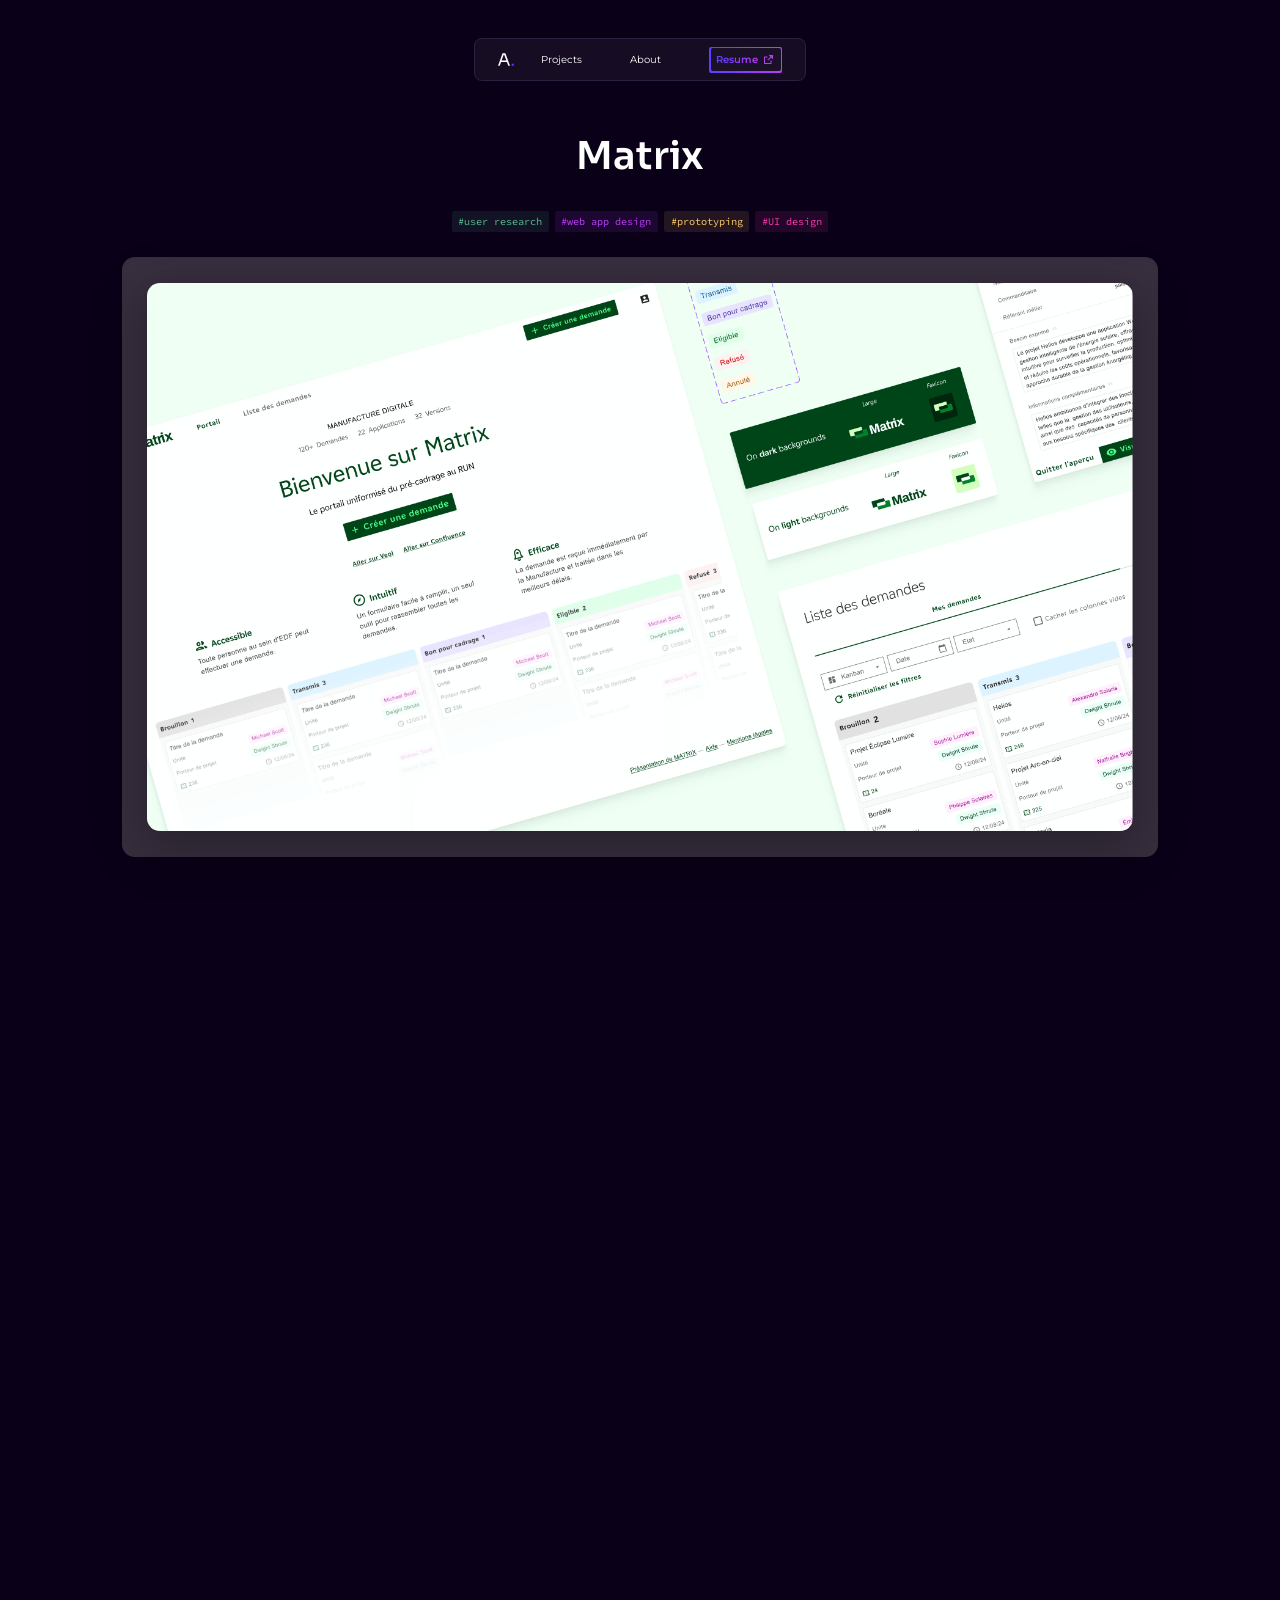
<file: matrix.html>
﻿<!DOCTYPE html>
<html lang="en">

<head>
    <meta charset="UTF-8">
    <meta http-equiv="X-UA-Compatible" content="IE=edge">
    <meta name="viewport" content="width=device-width, initial-scale=1.0">
    <title>Matrix</title>
    <link rel="stylesheet" href="./css/style.css">
    <link rel="preconnect" href="https://fonts.googleapis.com">
    <link rel="preconnect" href="https://fonts.gstatic.com" crossorigin>
    <link href="https://fonts.googleapis.com/css2?family=Sora:wght@100;200;300;400;500;600;700;800&display=swap"
        rel="stylesheet">
    <link
        href="https://fonts.googleapis.com/css2?family=Montserrat:ital,wght@0,100;0,200;0,300;0,400;0,500;0,600;0,700;0,800;0,900;1,100;1,200;1,300;1,400;1,500;1,600;1,700;1,800;1,900&display=swap"
        rel="stylesheet">
    <link
        href="https://fonts.googleapis.com/css2?family=Source+Code+Pro:wght@200;300;400;500;600;700;800;900&display=swap"
        rel="stylesheet">
    <link rel="icon" href="/assets/images/Logo.svg">
        <!-- <link rel="stylesheet" href="https://cdn.jsdelivr.net/npm/locomotive-scroll/dist/locomotive-scroll.min.css"> -->
</head>

<body class="body">
    <header>
        <div class="links-container">
            <a href="index.html"><svg viewBox="0 0 37 30" xmlns="http://www.w3.org/2000/svg">
                    <path class="whitebit"
                        d="M0.12 30L10.64 0.799999H17.28L28.12 30H24.08L14.28 3.36L16.2 4.32H11.48L13.52 3.36L4.04 30H0.12ZM6.4 21.28L7.72 17.76H20.32L21.64 21.28H6.4Z" />
                    <path class="bluebit" d="M32.1544 30V25.12H36.7944V30H32.1544Z" />
                </svg>                
            </a>

            <a class="header-link link-2" href="projects.html">
                <svg class="projects-svg" xmlns="http://www.w3.org/2000/svg" viewBox="0 0 24 24"><path d="M4 5V19H20V7H11.5858L9.58579 5H4ZM12.4142 5H21C21.5523 5 22 5.44772 22 6V20C22 20.5523 21.5523 21 21 21H3C2.44772 21 2 20.5523 2 20V4C2 3.44772 2.44772 3 3 3H10.4142L12.4142 5Z""></path></svg>
                    
              <p>Projects</p></a>
           
            <a class="header-link link-3" href="about.html">
                <svg viewBox="0 0 25 25" fill="none" xmlns="http://www.w3.org/2000/svg">
                    <g id="Frame" clip-path="url(#clip0_647_3966)">
                    <path id="Vector" d="M9.89892 22.6128C5.46228 21.5901 2.1543 17.6155 2.1543 12.8682C2.1543 7.34531 6.63145 2.86816 12.1543 2.86816C17.6771 2.86816 22.1543 7.34531 22.1543 12.8682C22.1543 17.6155 18.8463 21.5901 14.4097 22.6128L12.1543 24.8682L9.89892 22.6128ZM7.16603 19.1249C8.07877 19.8542 9.15863 20.3897 10.3482 20.6639L10.9074 20.7928L12.1543 22.0398L13.4012 20.7928L13.9604 20.6639C15.2288 20.3715 16.3726 19.7821 17.3219 18.9773C16.0508 17.676 14.2768 16.8682 12.314 16.8682C10.2781 16.8682 8.44513 17.7374 7.16603 19.1249ZM5.76992 17.6896C7.41074 15.9523 9.73576 14.8682 12.314 14.8682C14.7983 14.8682 17.0474 15.8747 18.6759 17.5022C19.6106 16.1867 20.1543 14.5823 20.1543 12.8682C20.1543 8.44988 16.5726 4.86816 12.1543 4.86816C7.73602 4.86816 4.1543 8.44988 4.1543 12.8682C4.1543 14.6646 4.75138 16.3404 5.76992 17.6896ZM12.1543 13.8682C9.94516 13.8682 8.1543 12.0773 8.1543 9.86816C8.1543 7.65902 9.94516 5.86816 12.1543 5.86816C14.3634 5.86816 16.1543 7.65902 16.1543 9.86816C16.1543 12.0773 14.3634 13.8682 12.1543 13.8682ZM12.1543 11.8682C13.2589 11.8682 14.1543 10.9728 14.1543 9.86816C14.1543 8.76359 13.2589 7.86816 12.1543 7.86816C11.0497 7.86816 10.1543 8.76359 10.1543 9.86816C10.1543 10.9728 11.0497 11.8682 12.1543 11.8682Z"/>
                    </g>
                    <defs>
                    <clipPath id="clip0_647_3966">
                    <rect width="24" height="24" fill="white" transform="translate(0.154297 0.868164)"/>
                    </clipPath>
                    </defs>
                    </svg>
                    
              <p>About</p></a>

            <a href="/assets/images/Anthony Conder resume UXUI Designer En.pdf" target="_blank" class="resume-button">
                <div class="text-wrapper">
                    <p>Resume</p>
                    <svg viewBox="0 0 17 17" xmlns="http://www.w3.org/2000/svg">
                        <g id="Frame">
                        <path id="Vector" d="M7.33366 4.5V5.83333H4.00033V13.1667H11.3337V9.83333H12.667V13.8333C12.667 14.2015 12.3685 14.5 12.0003 14.5H3.33366C2.96547 14.5 2.66699 14.2015 2.66699 13.8333V5.16667C2.66699 4.79848 2.96547 4.5 3.33366 4.5H7.33366ZM14.667 2.5V8.5L12.1377 5.97133L8.13839 9.9714L7.19559 9.0286L11.195 5.02867L8.66699 2.5H14.667Z"/>
                        </g>
                    </svg>   
                </div>
            </a>  

            <!-- <a class="header-link" href=""><svg xmlns="http://www.w3.org/2000/svg" width="37" height="36" viewBox="0 0 37 36" fill="none">
                <g filter="url(#filter0_d_733_21032)">
                  <path d="M17.1667 10V11.3333H13.8333V18.6667H21.1667V15.3333H22.5V19.3333C22.5 19.7015 22.2015 20 21.8333 20H13.1667C12.7985 20 12.5 19.7015 12.5 19.3333V10.6667C12.5 10.2985 12.7985 10 13.1667 10H17.1667ZM24.5 8V14L21.9707 11.4713L17.9714 15.4714L17.0286 14.5286L21.028 10.5287L18.5 8H24.5Z" fill="white"/>
                </g>
                <defs>
                  <filter id="filter0_d_733_21032" x="-1.5" y="-2" width="40" height="40" filterUnits="userSpaceOnUse" color-interpolation-filters="sRGB">
                    <feFlood flood-opacity="0" result="BackgroundImageFix"/>
                    <feColorMatrix in="SourceAlpha" type="matrix" values="0 0 0 0 0 0 0 0 0 0 0 0 0 0 0 0 0 0 127 0" result="hardAlpha"/>
                    <feOffset dy="4"/>
                    <feGaussianBlur stdDeviation="6"/>
                    <feColorMatrix type="matrix" values="0 0 0 0 0.235294 0 0 0 0 0.392157 0 0 0 0 0.968627 0 0 0 1 0"/>
                    <feBlend mode="normal" in2="BackgroundImageFix" result="effect1_dropShadow_733_21032"/>
                    <feBlend mode="normal" in="SourceGraphic" in2="effect1_dropShadow_733_21032" result="shape"/>
                  </filter>
                </defs>
              </svg><p>Resume</p></a>  -->

            <!-- <div class="toggle-switch">
                    <p>🌙</p>
                    <label onclick="toggleApp()" class="switch">
                        <input type="checkbox">
                        <span class="slider"></span>
                    </label>
                    <p>☀️</p>
            </div>
            <script>
                function toggleApp() {
                    var checkbox = document.querySelector('input[type="checkbox"]');
                    var element = document.body;
                
                    if (checkbox.checked) {
                    element.classList.add("light-mode");
                    } else {
                    element.classList.remove("light-mode");
                    }
                }
            </script> -->
        </div>      
    </header>

    <nav role="mobile-navigation">
        <div id="menuToggle">
          <input type="checkbox" />

          <span></span>
          <span></span>
          <span></span>
          
          <ul id="menu">
            <a href="index.html"><li>Home</li></a>
            <a href="projects.html"><li>Projects</li></a>
            <a href="about.html"><li>About</li></a>
          </ul>
        </div>
        <a href="index.html"><svg id="logo" viewBox="0 0 37 30" xmlns="http://www.w3.org/2000/svg">
            <path class="whitebit"
                d="M0.12 30L10.64 0.799999H17.28L28.12 30H24.08L14.28 3.36L16.2 4.32H11.48L13.52 3.36L4.04 30H0.12ZM6.4 21.28L7.72 17.76H20.32L21.64 21.28H6.4Z" />
            <path class="bluebit" d="M32.1544 30V25.12H36.7944V30H32.1544Z" />
        </svg>                
        </a>
      </nav>

    <div data-scroll-container class="background">

            <section class="maws-hero">

                <h1>Matrix</h1>

                <div class="tags">
                        <p class="tag-regular">#user research</p>
                        <p class="tag-regular">#web app design</p>
                        <p class="tag-regular">#prototyping</p>
                        <p class="tag-regular">#UI design</p>
                </div>

                <div class="project-banner-container">
                    <!-- <div class="reveal maws-reveal-1">
                        +
                    </div>
                    <div class="message-box maws-message-box-1">
                        <p>Animated cards</p>
                    </div>
                    <div class="reveal maws-reveal-2">
                        +
                    </div>
                    <div class="message-box maws-message-box-2">
                        <p>Live particles</p>
                    </div>
                    <div class="reveal maws-reveal-3">
                        +
                    </div>
                    <div class="message-box maws-message-box-3">
                        <p>Mouse tracking parallax</p>
                    </div> -->
                    <img src="/assets/images/Matrix banner.png" alt="">
                </div>
                
            </section>

            <section class="project-intro">

                <p>EDF / INTERNAL TOOL</p>
                <h2>Helping EDF's digital innovation team go from scattered project requests to structured launches, with clearer decisions and less noise.</h2>
                <div class="project-intro-triple">
                    <div>
                        <span>
                            <svg xmlns="http://www.w3.org/2000/svg" viewBox="0 0 24 24"><path d="M2 22C2 17.5817 5.58172 14 10 14C14.4183 14 18 17.5817 18 22H16C16 18.6863 13.3137 16 10 16C6.68629 16 4 18.6863 4 22H2ZM10 13C6.685 13 4 10.315 4 7C4 3.685 6.685 1 10 1C13.315 1 16 3.685 16 7C16 10.315 13.315 13 10 13ZM10 11C12.21 11 14 9.21 14 7C14 4.79 12.21 3 10 3C7.79 3 6 4.79 6 7C6 9.21 7.79 11 10 11ZM18.2837 14.7028C21.0644 15.9561 23 18.752 23 22H21C21 19.564 19.5483 17.4671 17.4628 16.5271L18.2837 14.7028ZM17.5962 3.41321C19.5944 4.23703 21 6.20361 21 8.5C21 11.3702 18.8042 13.7252 16 13.9776V11.9646C17.6967 11.7222 19 10.264 19 8.5C19 7.11935 18.2016 5.92603 17.041 5.35635L17.5962 3.41321Z"></path></svg>
                            <p>PARTIES INVOLVED</p>
                        </span>
                        <p>1 designer, 1 product owner, 1 developer</p>
                    </div>
                    <div>
                        <span>
                            <svg xmlns="http://www.w3.org/2000/svg" viewBox="0 0 24 24"><path d="M5.32894 3.27158C6.56203 2.8332 7.99181 3.10749 8.97878 4.09446C10.0997 5.21537 10.3014 6.90741 9.58382 8.23385L20.2925 18.9437L18.8783 20.3579L8.16933 9.64875C6.84277 10.3669 5.1502 10.1654 4.02903 9.04421C3.04178 8.05696 2.76761 6.62665 3.20652 5.39332L5.44325 7.63C6.02903 8.21578 6.97878 8.21578 7.56457 7.63C8.15035 7.04421 8.15035 6.09446 7.56457 5.50868L5.32894 3.27158ZM15.6963 5.15512L18.8783 3.38736L20.2925 4.80157L18.5247 7.98355L16.757 8.3371L14.6356 10.4584L13.2214 9.04421L15.3427 6.92289L15.6963 5.15512ZM8.97878 13.2868L10.393 14.7011L5.08969 20.0044C4.69917 20.3949 4.066 20.3949 3.67548 20.0044C3.31285 19.6417 3.28695 19.0699 3.59777 18.6774L3.67548 18.5902L8.97878 13.2868Z"></path></svg>
                            <p>MY ROLE</p>
                        </span>
                        <p>User research, design and prototyping, testing and iteration</p>
                    </div>
                    <div>
                        <span>
                            <svg xmlns="http://www.w3.org/2000/svg" viewBox="0 0 24 24"><path d="M9 1V3H15V1H17V3H21C21.5523 3 22 3.44772 22 4V20C22 20.5523 21.5523 21 21 21H3C2.44772 21 2 20.5523 2 20V4C2 3.44772 2.44772 3 3 3H7V1H9ZM20 11H4V19H20V11ZM11 13V17H6V13H11ZM7 5H4V9H20V5H17V7H15V5H9V7H7V5Z"></path></svg>
                            <p>TIMELINE</p>
                        </span>
                        <p>November 2023 to September 2024</p>
                    </div>
                </div>

            </section>

            <section id="reduce-text-width" class="project-content-section">
            <h2>Context</h2>
            <p>The Manufacture Digitale is EDF's internal digital innovation team, building tools that help teams work smarter and move faster across the business.</p>

            <p>This project started with a real frustration: project requests were coming in through emails, decisions were taking too long, and nobody had a clear view of what was actually being prioritised or why.</p>

            <p>The goal was to build a structured intake tool that would make Go/No-Go decisions faster, reduce the noise in how requests were managed, and give the team a shared picture of what they were committing to. Longer term, the ambition was for it to serve as a base product that other EDF digital teams could adapt to their own requirements and operational needs.</p>
            </section>

            <section class="project-content-section">
                <div class="focus-intro">
                    <h2>
                        Key pain points
                    </h2>
                    <p>
                        BREAKDOWN OF THE PROBLEM
                    </p>
                    <!-- <a href="#improving-invitation-feature-prototype">
                        <p>
                            Jump to prototype
                        </p>
                    </a> -->
    
                </div>
                <div class="focus-intro-features-wrapper">
                        <div class="intro-feature">
                            <h3>⌛ Slow Go/No-Go decisions</h3>
                            <p>The existing process worked in theory, but decisions were taking too long in practice. Teams needed a way to evaluate and commit to projects faster without losing rigour.</p>
                        </div>
                        <div class="intro-feature">
                            <h3>🔄 No clear prioritisation system</h3>
                            <p>There was no structured way to decide which projects came first. The most strategic work wasn't always getting the attention it deserved, and the team had no shared view to align around.</p>
                        </div>
                        <div class="intro-feature">
                            <h3>📧 Too much email, not enough clarity</h3>
                            <p>Project requests arrived through scattered emails with no standard format. This created overhead for everyone involved and made it hard to track what was in the pipeline.</p>
                        </div>
                </div>
            </section>

            <section class="project-content-section">
                <div class="focus-intro">
                    <h2>🔬 User research</h2>
                    <p>HOW WE LEARNED</p>
                </div>
                <p>The entire research phase was led by me. I structured, facilitated, and reported on the workshops and testing sessions from start to finish. It was one of the first times I owned a research process end to end.</p>

                <p>WORKSHOPS</p>
                <p>We ran several co-design workshops with the people who would actually be using the tool, getting them involved before any design decisions were made. Two workshops focused on what users needed: what information mattered to them, how they wanted to see it, and what decisions they needed to make at a glance. These gave us the architecture to design around.</p>

                <img class="half-image" src="/assets/images/workshop1matrix.png" alt="">

                <p>A third workshop focused on branding, using brainstorming, word association exercises, and a dot-voting system to align the team on look and feel. Naming, colour direction, and logo style all came out of that session, shaped directly by the people who would use the product.</p>

                <img class="half-image" src="/assets/images/workshop2matrix.png" alt="">

                <p>USER TESTING</p>
                <p>Testing was run with three core users across three predefined scenarios using a Figma prototype. Alongside the sessions, we used a Microsoft Forms survey with a satisfaction scale and sentence completion exercises. Feedback was overall positive, and concrete suggestions from users were documented and fed directly into the next iteration. All findings were compiled into a handoff report for the team to act on after my departure.</p>
            </section>

            <section class="project-content-section">
                <div class="focus-intro">
                    <h2>🎨 Design</h2>
                    <p>WHAT I BUILT</p>
                </div>

                <p>BENCHMARK</p>
                <p>Before touching any UI, I explored how other project management and intake tools handled similar challenges. The goal was to understand what conventions users already had in their heads, not to copy patterns, but to know where there was room to do something more interesting.</p>
                <img src="/assets/images/Moodboard - Desktop.png" alt="">
                <p>A moodboard helped align the team on a visual direction early, before any decisions about colour, typography, or layout were locked in.</p>
                <img class="half-image" src="/assets/images/Logo research.png" alt="">

                <p>BRANDING</p>
                <p>EDF operates a strict internal design system that leaves limited creative room. Despite those constraints, I pushed for a visual identity that felt distinct within the wider EDF ecosystem. Three logo propositions were presented and one was selected and refined into the final identity.</p>

                <img src="/assets/images/matrix logo propositions.png" alt="">

                <p>A green-led colour palette was chosen alongside softer supporting tones for components and status indicators. The result was a product that felt noticeably different from the rest of the EDF app landscape while staying within the rules.</p>

                <img class="half-image" src="/assets/images/color palette.png" alt="">

                <p>PROTOTYPING</p>
                <p>The UI was built around a component library developed in parallel with the product. Each screen was designed to be consistent, reusable, and straightforward to hand off, so the developer could move quickly without interpreting ambiguous specs.</p>

                <img src="/assets/images/maquettes matrix.png" alt="">
                <img src="/assets/images/uikit.png" alt="">

                <p>COLLABORATION</p>
                <p>Working closely with the product owner and developer from day one meant design decisions stayed grounded in what was actually buildable. We used Figma for specs and Jira for task tracking, which kept everyone aligned and reduced back-and-forth throughout implementation.</p>
            </section>

            <section class="project-content-section">
                <div class="focus-intro">
                    <h2>Outcomes</h2>
                    <p>WHAT CAME OF IT</p>
                </div>
                <div class="focus-intro-features-wrapper two-col">
                    <div class="intro-feature">
                        <h3>✅ Approved for wider adoption</h3>
                        <p>The app was approved by the project manager to be rolled out to additional EDF digital teams, moving beyond its original Manufacture Digitale context.</p>
                    </div>
                    <div class="intro-feature">
                        <h3>🔧 Built to be adaptable</h3>
                        <p>The product was designed from the start to serve as a base that other teams could adapt to their own requirements and operational needs, rather than a one-team solution.</p>
                    </div>
                    <div class="intro-feature">
                        <h3>📋 Full handoff delivered</h3>
                        <p>Research findings, user feedback, and documentation were compiled and handed off to give the team a clear picture of what worked, what needed iteration, and what to prioritise next.</p>
                    </div>
                    <div class="intro-feature">
                        <h3>🎨 A distinct identity within EDF</h3>
                        <p>Despite a restrictive internal design system, the product stood out visually from the wider EDF app ecosystem with its own branding and UI approach.</p>
                    </div>
                </div>
            </section>

            <section id="reduce-text-width" class="project-content-section">
                <h2>Final reflection</h2>
                <p>Matrix was one of my earlier projects, and it taught me a lot about what it actually means to work within constraints. EDF's internal design system left limited creative room, but that limitation pushed me to find differentiation in the details rather than in complete freedom.</p>
                <p>Leading the research phase entirely on my own was formative. Structuring workshops, facilitating sessions, running usability tests, and compiling findings into something actionable gave me a process I've carried into every project since.</p>
                <p>The ambition for the product to scale beyond one team also shaped how I thought about handoff. Designing something meant to be picked up and adapted by people you'll never meet requires a different level of documentation and structural thinking.</p>
            </section>

            <section class="project-buttons-footer">

                <a href="projects.html" class="secondary-button">
                    <svg class="flip-arrow" width="17" height="16" viewBox="0 0 17 16" fill="none" xmlns="http://www.w3.org/2000/svg">
                        <g id="arrow_forward">
                        <path id="Vector" d="M8.50033 2.6665L7.56033 3.6065L11.2803 7.33317H3.16699V8.6665H11.2803L7.56033 12.3932L8.50033 13.3332L13.8337 7.99984L8.50033 2.6665Z"/>
                        </g>
                        </svg>
                         <p>Back to projects</p>
                </a>
                
                <a href="datalab.html" class="secondary-button">
                    <p>Next project</p>                          
                    <svg width="17" height="16" viewBox="0 0 17 16" fill="none" xmlns="http://www.w3.org/2000/svg">
                        <g id="arrow_forward">
                        <path id="Vector" d="M8.50033 2.6665L7.56033 3.6065L11.2803 7.33317H3.16699V8.6665H11.2803L7.56033 12.3932L8.50033 13.3332L13.8337 7.99984L8.50033 2.6665Z"/>
                        </g>
                        </svg>
                </a>

            </section>

        <footer>

            <p class="label">lets talk!</p>

            <input class="email" onclick="myFunction()" type="text" value="anthony.conder97@gmail.com" id="myInput" readonly>

            <div class="snackbar-container">
                <div id="snackbar">Email copied.</div>
            </div>
  
            <section>
                <div class="footer-text-container">
                    <p>Designed in</p>
                    <svg width="12" height="19" viewBox="0 0 12 19" fill="none" xmlns="http://www.w3.org/2000/svg">
                        <g id="Figma svg" clip-path="url(#clip0_647_3349)">
                            <path id="Vector"
                                d="M6 9.49966C6 7.7686 7.32946 6.36523 8.96946 6.36523C10.6094 6.36523 11.9389 7.7686 11.9389 9.49966C11.9389 11.2308 10.6094 12.6341 8.96946 12.6341C7.32946 12.6341 6 11.2308 6 9.49966Z"
                                fill="#1ABCFE" />
                            <path id="Vector_2"
                                d="M0.0615234 15.7692C0.0615234 14.0381 1.39099 12.6348 3.03098 12.6348H6.00044V15.7692C6.00044 17.5003 4.67098 18.9036 3.03098 18.9036C1.39099 18.9036 0.0615234 17.5003 0.0615234 15.7692Z"
                                fill="#0ACF83" />
                            <path id="Vector_3"
                                d="M6 0.0966797V6.36552H8.96946C10.6095 6.36552 11.9389 4.9622 11.9389 3.23111C11.9389 1.50001 10.6095 0.0966797 8.96946 0.0966797H6Z"
                                fill="#FF7262" />
                            <path id="Vector_4"
                                d="M0.0615234 3.23111C0.0615234 4.9622 1.39099 6.36552 3.03098 6.36552H6.00044V0.0966797H3.03098C1.39099 0.0966797 0.0615234 1.50001 0.0615234 3.23111Z"
                                fill="#F24E1E" />
                            <path id="Vector_5"
                                d="M0.0615234 9.49966C0.0615234 11.2308 1.39099 12.6341 3.03098 12.6341H6.00044V6.36523H3.03098C1.39099 6.36523 0.0615234 7.7686 0.0615234 9.49966Z"
                                fill="#A259FF" />
                        </g>
                        <defs>
                            <clipPath id="clip0_647_3349">
                                <rect width="12" height="19" fill="white" />
                            </clipPath>
                        </defs>
                    </svg>
                    <p>built with</p>
                    <svg width="25" height="19" viewBox="0 0 364 412" fill="none" xmlns="http://www.w3.org/2000/svg">
                        <path d="M33.5996 371L0.599609 0.600098H363.4L330.4 370.8L181.7 412" fill="#E44D26"/>
                        <path d="M182 380.5V31H330.3L302 347" fill="#F16529"/>
                        <path d="M68 76.2998H182V121.7H117.8L122 168.2H182V213.5H80.4M82.4 236.3H128L131.2 272.6L182 286.2V333.6L88.8 307.6" fill="#EBEBEB"/>
                        <path d="M295.601 76.2998H181.801V121.7H291.401M287.301 168.2H181.801V213.6H237.801L232.501 272.6L181.801 286.2V333.4L274.801 307.6" fill="white"/>
                        </svg>
                        
                    <svg width="25" height="19" viewBox="0 0 25 19" fill="none" xmlns="http://www.w3.org/2000/svg">
                        <g clip-path="url(#clip0_675_3367)">
                            <path
                                d="M21.5135 10.9149C20.6394 10.9199 19.8826 11.1326 19.2478 11.4493C19.0135 10.9793 18.7791 10.5686 18.7401 10.2618C18.6961 9.90559 18.6424 9.68783 18.6961 9.26236C18.7498 8.83679 18.9939 8.23315 18.9939 8.18367C18.989 8.13914 18.9402 7.92143 18.4373 7.91648C17.9344 7.91153 17.4998 8.01544 17.451 8.14903C17.4021 8.28263 17.3045 8.5894 17.241 8.90606C17.1531 9.37117 16.2351 11.0188 15.7127 11.8847C15.5418 11.5483 15.3953 11.2514 15.366 11.0138C15.3221 10.6576 15.2683 10.4399 15.3221 10.0144C15.3758 9.58883 15.6199 8.98523 15.6199 8.93575C15.615 8.89122 15.5662 8.67351 15.0633 8.66856C14.5603 8.66361 14.1258 8.76752 14.077 8.90111C14.0282 9.03471 13.9744 9.35138 13.867 9.65815C13.7644 9.96492 12.5437 12.716 12.2264 13.4334C12.0652 13.7996 11.9237 14.0915 11.8211 14.2894C11.7185 14.4873 11.8162 14.3042 11.8064 14.324C11.7185 14.4923 11.6697 14.5863 11.6697 14.5863V14.5913C11.6014 14.715 11.5281 14.8337 11.4939 14.8337C11.4695 14.8337 11.4206 14.5022 11.5036 14.047C11.6843 13.092 12.1238 11.6027 12.1189 11.5483C12.1189 11.5236 12.2019 11.2613 11.8357 11.1277C11.4792 10.9941 11.3523 11.2168 11.323 11.2168C11.2937 11.2168 11.2693 11.296 11.2693 11.296C11.2693 11.296 11.6648 9.61866 10.5124 9.61866C9.78978 9.61866 8.79368 10.4153 8.30052 11.1426C7.98802 11.3158 7.32396 11.6819 6.62083 12.0728C6.35228 12.2213 6.07396 12.3796 5.81029 12.5231L5.75662 12.4636C4.36014 10.9545 1.77713 9.88575 1.88455 7.8571C1.92362 7.11987 2.17752 5.17533 6.84554 2.82013C10.6688 0.890439 13.7303 1.41987 14.2625 2.59747C15.0193 4.27976 12.6267 7.40684 8.65218 7.8571C7.13851 8.03028 6.34256 7.43653 6.14242 7.21388C5.93245 6.98132 5.90316 6.97143 5.82503 7.01596C5.69808 7.08523 5.7762 7.29304 5.82503 7.41674C5.94222 7.72846 6.4305 8.28263 7.26058 8.55971C7.98807 8.80216 9.76546 8.93575 11.9139 8.0946C14.3211 7.14955 16.201 4.52716 15.6493 2.33523C15.0877 0.10372 11.4354 -0.628572 7.98324 0.613355C5.92752 1.35554 3.70096 2.51336 2.0994 4.03237C0.195101 5.83341 -0.107634 7.40684 0.0193196 8.05997C0.463704 10.3904 3.6326 11.9094 4.90213 13.0326C4.83866 13.0672 4.78006 13.1018 4.72635 13.1316C4.09159 13.4482 1.67459 14.7298 1.06912 16.0854C0.385531 17.6193 1.17655 18.7227 1.70389 18.8712C3.33475 19.3313 5.00467 18.505 5.90799 17.1443C6.80638 15.7837 6.69901 14.0173 6.28397 13.2108L6.26927 13.1811L6.76732 12.8842C7.08963 12.6912 7.40702 12.5131 7.68529 12.3597C7.52909 12.7901 7.41673 13.2998 7.35819 14.042C7.28983 14.9128 7.64139 16.0409 8.10526 16.4862C8.31034 16.6791 8.55448 16.6841 8.70584 16.6841C9.24295 16.6841 9.48709 16.2338 9.75565 15.6946C10.0877 15.0365 10.3806 14.2745 10.3806 14.2745C10.3806 14.2745 10.0144 16.3378 11.0154 16.3378C11.3816 16.3378 11.7478 15.8578 11.9139 15.6104V15.6154C11.9139 15.6154 11.9236 15.6005 11.9431 15.5659C11.9636 15.5352 11.9832 15.5039 12.0017 15.4719V15.4621C12.1482 15.2048 12.4754 14.616 12.9637 13.6412C13.5935 12.3844 14.199 10.811 14.199 10.811C14.199 10.811 14.2576 11.1969 14.4383 11.8303C14.5456 12.2064 14.78 12.617 14.9607 13.0178C14.8142 13.2256 14.7263 13.3444 14.7263 13.3444L14.7312 13.3493C14.614 13.5077 14.4822 13.676 14.3455 13.8441C13.8474 14.4478 13.2517 15.1356 13.1736 15.3335C13.0808 15.566 13.1004 15.7392 13.281 15.8778C13.4129 15.9767 13.6473 15.9965 13.8963 15.9767C14.3455 15.947 14.658 15.8332 14.8142 15.7639C15.0584 15.6749 15.3367 15.5413 15.6053 15.3434C16.0935 14.9773 16.3914 14.4577 16.3621 13.765C16.3474 13.384 16.2254 13.008 16.074 12.6517C16.118 12.5874 16.1619 12.523 16.2058 12.4538C16.9773 11.3108 17.573 10.0541 17.573 10.0541C17.573 10.0541 17.6316 10.44 17.8123 11.0733C17.905 11.395 18.0906 11.7463 18.2566 12.0927C17.534 12.6914 17.0799 13.3841 16.9236 13.8393C16.6355 14.6804 16.8601 15.0614 17.2849 15.1505C17.4753 15.1901 17.7488 15.101 17.9538 15.0119C18.2077 14.9278 18.5154 14.7843 18.7986 14.5716C19.2869 14.2054 19.7556 13.6958 19.7312 13.008C19.7166 12.6914 19.6336 12.3796 19.5213 12.0828C20.1365 11.8255 20.9324 11.677 21.9431 11.8007C24.116 12.058 24.5457 13.4336 24.4627 14.0075C24.3797 14.5815 23.9256 14.8981 23.7742 14.9971C23.6228 15.0911 23.574 15.1258 23.5887 15.195C23.6082 15.299 23.6765 15.294 23.8084 15.2742C23.989 15.2445 24.951 14.8042 24.99 13.7454C25.0486 12.3845 23.7742 10.9001 21.5135 10.9149ZM4.75565 16.6397C4.03787 17.4363 3.02713 17.7381 2.59744 17.4808C2.13358 17.2087 2.31419 16.036 3.19803 15.1899C3.73514 14.6753 4.43338 14.2003 4.89237 13.9084C4.99491 13.8441 5.15116 13.7501 5.3367 13.6363C5.366 13.6165 5.38553 13.6066 5.38553 13.6066C5.41971 13.5868 5.45877 13.5621 5.49784 13.5373C5.82498 14.7446 5.51248 15.8035 4.75565 16.6397ZM10.0047 13.0227C9.75565 13.6412 9.2283 15.2295 8.91092 15.1404C8.63744 15.0662 8.47147 13.8639 8.85716 12.6764C9.05247 12.0776 9.46751 11.3652 9.71165 11.088C10.1072 10.6427 10.5368 10.4943 10.6443 10.6774C10.7713 10.9149 10.1609 12.6368 10.0047 13.0227ZM14.3357 15.1206C14.2283 15.1751 14.1306 15.2147 14.0867 15.185C14.0525 15.1652 14.1306 15.091 14.1306 15.091C14.1306 15.091 14.6726 14.5022 14.8874 14.2301C15.0095 14.0718 15.156 13.8887 15.3122 13.6809V13.7402C15.3123 14.4527 14.6385 14.9277 14.3357 15.1206ZM17.6755 14.3488C17.5974 14.2894 17.6072 14.1063 17.8708 13.5324C17.9734 13.3048 18.2077 12.9238 18.613 12.5626C18.6619 12.711 18.6912 12.8545 18.6863 12.9881C18.6814 13.8787 18.0564 14.2102 17.6755 14.3488Z"
                                fill="#CF649A" />
                        </g>
                        <defs>
                            <clipPath id="clip0_675_3367">
                                <rect width="25" height="19" fill="white" />
                            </clipPath>
                        </defs>
                    </svg>
                    <p>&</p>
                    <svg width="17" height="19" viewBox="0 0 17 19" fill="none" xmlns="http://www.w3.org/2000/svg">
                        <g clip-path="url(#clip0_663_3360)">
                            <path
                                d="M0.0556641 0L0.058302 0.211033C0.0597556 0.327101 0.396023 4.17004 0.805572 8.75085L1.5502 17.0796L4.89697 18.0167C6.73769 18.532 8.28172 18.9563 8.32815 18.9596C8.37458 18.9628 9.939 18.5428 11.8047 18.0262C14.7959 17.198 15.1997 17.0733 15.2211 16.9707C15.2509 16.8279 16.7157 0.303416 16.7142 0.12662L16.7132 0H8.38437H0.0556641Z"
                                fill="white" />
                            <path
                                d="M4.9241 18.0727L1.54757 17.1289L1.50345 16.8791C1.46423 16.6571 0 0.303165 0 0.0870836C0 0.00887859 0.854921 0 8.38504 0C16.3335 0 16.77 0.00512676 16.7694 0.0984818C16.7668 0.501696 15.2512 17.0722 15.2139 17.1052C15.1669 17.1469 8.63155 18.9676 8.41318 18.9999C8.35127 19.009 6.78119 18.5918 4.9241 18.0727ZM10.5141 14.7378C11.649 14.4248 12.5939 14.1526 12.6139 14.1329C12.634 14.1131 12.7668 12.7675 12.9091 11.1425C13.0514 9.51758 13.1821 8.08045 13.1997 7.9489L13.2316 7.70973H10.7802H8.32876V8.75083V9.79192H9.65231H10.9759L10.9495 9.91854C10.935 9.98818 10.8788 10.5866 10.8244 11.2485C10.7669 11.9497 10.6986 12.4788 10.6609 12.5165C10.6253 12.5522 10.086 12.7173 9.46243 12.8835L8.32876 13.1857V14.2463C8.32876 14.9702 8.34811 15.3069 8.38972 15.3069C8.42325 15.3069 9.37923 15.0508 10.5141 14.7378ZM13.1994 6.40133C13.1622 6.12558 12.8308 2.42704 12.8308 2.28758C12.8308 2.20288 12.636 2.19474 10.6079 2.19474H8.38504V3.28341V4.37207L9.38393 4.41057C9.93331 4.43174 10.5115 4.46397 10.6688 4.48218L10.9547 4.5153L11.0241 5.36687C11.0623 5.83523 11.1078 6.3134 11.1252 6.42947L11.1569 6.6405H12.1943H13.2316L13.1994 6.40133Z"
                                fill="#EAEBEC" />
                            <path
                                d="M4.89698 18.0166L1.55022 17.0796L0.805585 8.75083C0.396035 4.17001 0.0597598 0.327101 0.0583062 0.211033L0.0556641 0H8.38442H16.7132L16.7143 0.12662C16.7158 0.303416 15.2509 16.8279 15.2211 16.9707C15.1997 17.0733 14.7959 17.198 11.8047 18.0263C9.93902 18.5428 8.37458 18.9628 8.32815 18.9596C8.28172 18.9563 6.73769 18.532 4.89698 18.0166ZM10.516 14.7776C11.673 14.456 12.636 14.1662 12.656 14.1338C12.6761 14.1013 12.8143 12.6869 12.9632 10.9907C13.112 9.2945 13.246 7.86238 13.2609 7.80821C13.2865 7.71517 13.0896 7.70973 9.69385 7.70973H6.09973L6.25275 6.09181C6.33692 5.20196 6.4078 4.47159 6.41028 4.46878C6.41276 4.46596 6.94026 4.44913 7.5825 4.43138C8.6356 4.40228 10.8073 4.48629 10.8799 4.55894C10.9071 4.58608 11.0856 6.33796 11.0856 6.57711C11.0856 6.69503 11.1016 6.69677 12.1761 6.69677H13.2666L13.2409 6.4576C13.2267 6.32606 13.1344 5.30677 13.0356 4.19252L12.856 2.1666L8.65058 2.15218C5.30492 2.1407 4.44505 2.1522 4.44468 2.20845C4.44439 2.24734 4.41991 2.49441 4.39019 2.75749C4.31828 3.39412 3.76984 9.54526 3.76984 9.71514V9.8482H7.34828H10.9267L10.8948 10.0592C10.8773 10.1753 10.8216 10.7641 10.7712 11.3676C10.7208 11.9712 10.6632 12.4806 10.6434 12.4997C10.591 12.55 8.48582 13.1124 8.35455 13.1111C8.2936 13.1105 7.74992 12.9749 7.14637 12.8097L6.049 12.5093L6.00875 12.0369C5.98662 11.7772 5.95295 11.4063 5.93393 11.2129L5.89935 10.8612H4.83459H3.76984L3.7722 11.0722C3.77661 11.4668 4.03252 14.1252 4.06969 14.1624C4.11267 14.2053 8.20223 15.3549 8.32815 15.3594C8.37458 15.3611 9.35913 15.0993 10.516 14.7776Z"
                                fill="#F0BE25" />
                            <path
                                d="M4.89698 18.0166L1.55022 17.0796L0.805585 8.75083C0.396035 4.17001 0.0597598 0.327101 0.0583062 0.211033L0.0556641 0H8.38442H16.7132L16.7143 0.12662C16.7158 0.303416 15.2509 16.8279 15.2211 16.9707C15.1997 17.0733 14.7959 17.198 11.8047 18.0263C9.93902 18.5428 8.37458 18.9628 8.32815 18.9596C8.28172 18.9563 6.73769 18.532 4.89698 18.0166ZM11.1382 16.7631C12.6105 16.3568 13.8427 15.996 13.8765 15.9611C13.9291 15.9069 15.2006 1.97158 15.1954 1.50537L15.1938 1.35061H11.7891H8.38443V1.74454V2.13847H6.41479C4.87684 2.13847 4.44504 2.15388 4.44468 2.20881C4.44439 2.2475 4.41991 2.49441 4.39019 2.75749C4.31828 3.39412 3.76984 9.54526 3.76984 9.71514V9.8482H6.07713H8.38442V11.4802C8.38442 12.7488 8.36876 13.1119 8.31408 13.1111C8.27539 13.1105 7.74992 12.9749 7.14637 12.8097L6.049 12.5093L6.00875 12.0369C5.98662 11.7772 5.95295 11.4063 5.93393 11.2129L5.89935 10.8612H4.83459H3.76984L3.7722 11.0722C3.77894 11.6758 4.04006 14.1397 4.1013 14.1776C4.13853 14.2006 5.11746 14.4819 6.2767 14.8027L8.38442 15.3859V16.4438C8.38442 17.0256 8.40177 17.5017 8.42296 17.5017C8.44415 17.5017 9.66603 17.1693 11.1382 16.7631ZM6.24682 6.10694C6.32773 5.2254 6.40495 4.49416 6.41842 4.48197C6.4319 4.46978 6.87976 4.44771 7.41367 4.43294L8.38442 4.40608V6.05791V7.70973H7.24208H6.09973L6.24682 6.10694Z"
                                fill="#E4A126" />
                        </g>
                        <defs>
                            <clipPath id="clip0_663_3360">
                                <rect width="16.7694" height="19" fill="white" />
                            </clipPath>
                        </defs>
                    </svg>
                </div>

                <a href="about.html">
                    <p>About</p>
                </a>

                <a class="footer-resume-link" href="/assets/images/Anthony Conder resume UXUI Designer En.pdf" target="_blank">
                    <p>Resume</p><svg width="17" height="17" viewBox="0 0 17 17" fill="none"
                        xmlns="http://www.w3.org/2000/svg">
                        <g id="Frame">
                            <path id="Vector"
                                d="M7.33366 4.5V5.83333H4.00033V13.1667H11.3337V9.83333H12.667V13.8333C12.667 14.2015 12.3685 14.5 12.0003 14.5H3.33366C2.96547 14.5 2.66699 14.2015 2.66699 13.8333V5.16667C2.66699 4.79848 2.96547 4.5 3.33366 4.5H7.33366ZM14.667 2.5V8.5L12.1377 5.97133L8.13839 9.9714L7.19559 9.0286L11.195 5.02867L8.66699 2.5H14.667Z"
                                fill="white" />
                        </g>
                    </svg>
                </a>
                <p>@2026 Anthony Conder</p>
          </section>
        </footer>

        <!-- LocomotiveScroll -->
        <!-- <script src="https://cdn.jsdelivr.net/npm/locomotive-scroll/dist/locomotive-scroll.min.js"></script>
        <script>
            const scroll = new LocomotiveScroll({
                el: document.querySelector('[data-scroll-container]'),
                smooth: true, // Enable smooth scrolling
                // Add more options as needed
            });
        </script> -->
        <script src="app.js"></script>

    </div>

</body>

</html>
</file>
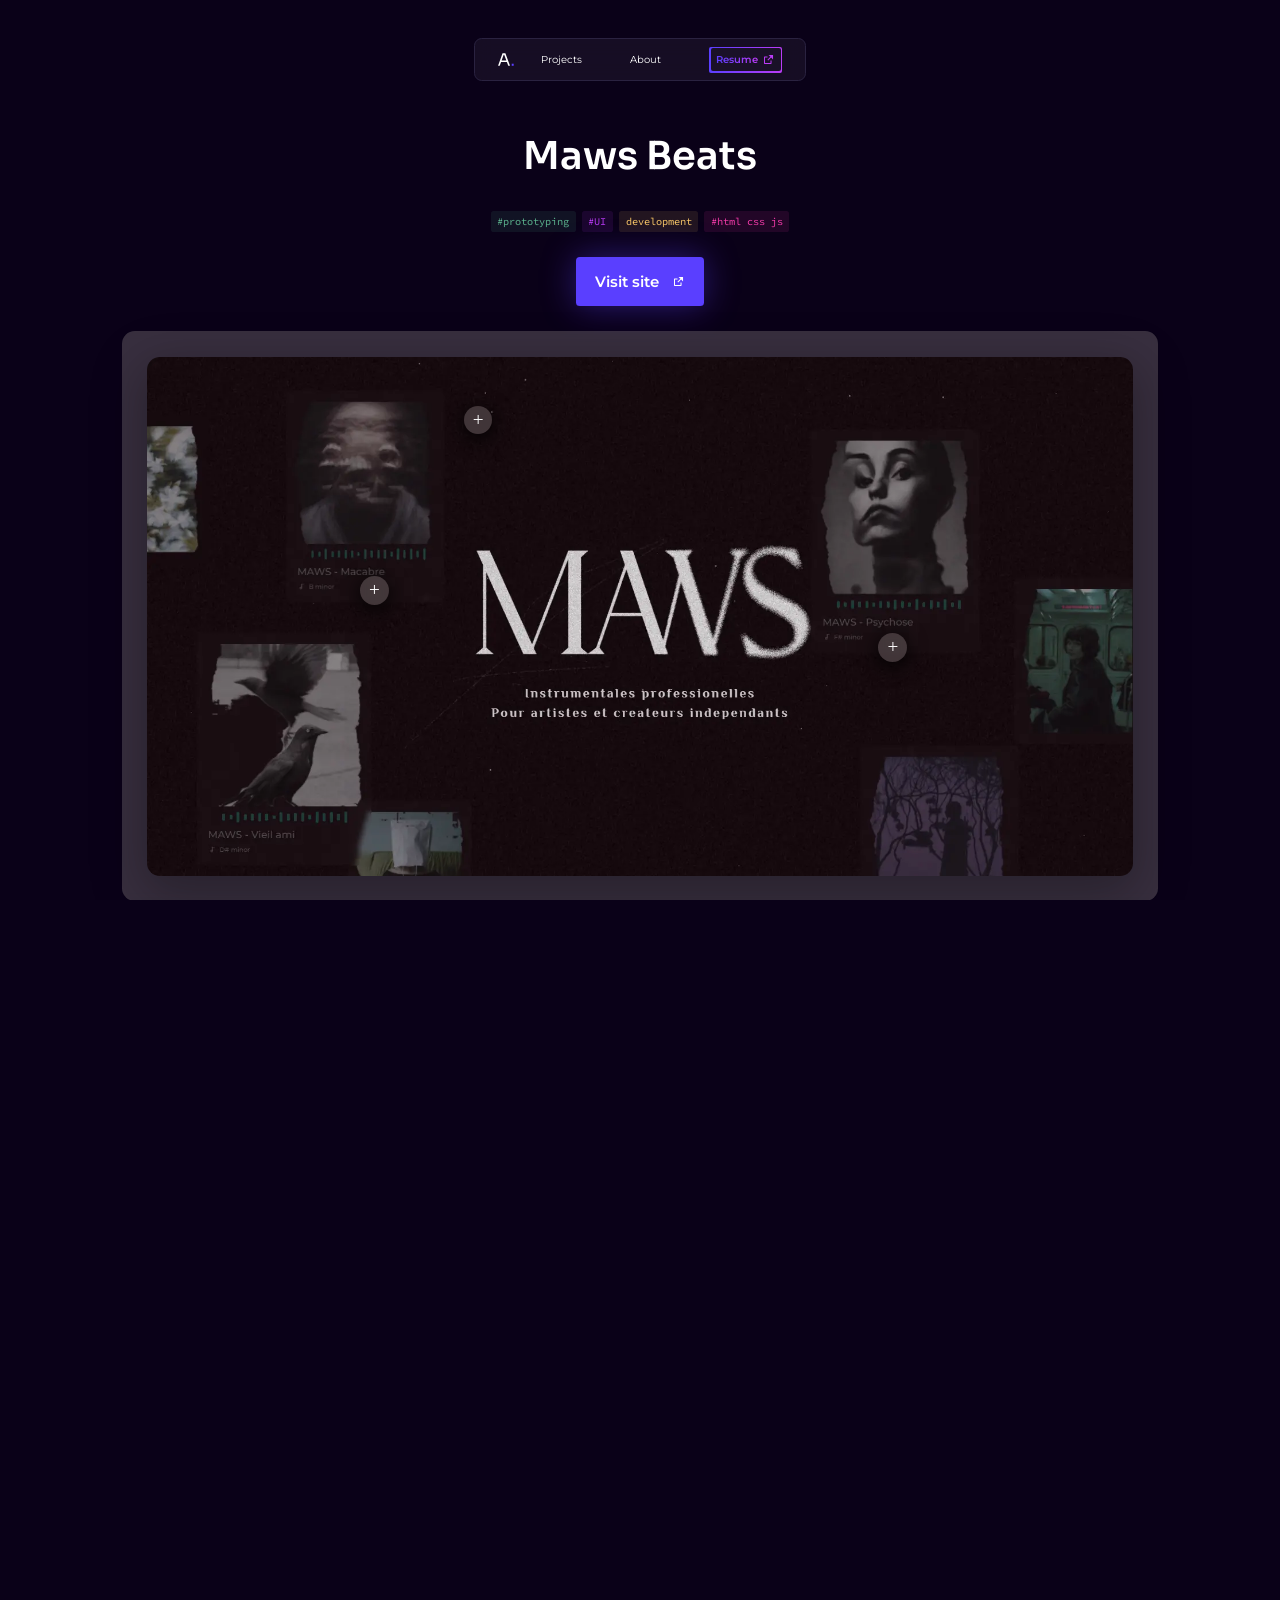
<file: maws.html>
﻿<!DOCTYPE html>
<html lang="en">

<head>
    <meta charset="UTF-8">
    <meta http-equiv="X-UA-Compatible" content="IE=edge">
    <meta name="viewport" content="width=device-width, initial-scale=1.0">
    <title>Maws Beats</title>
    <link rel="stylesheet" href="./css/style.css">
    <link rel="preconnect" href="https://fonts.googleapis.com">
    <link rel="preconnect" href="https://fonts.gstatic.com" crossorigin>
    <link href="https://fonts.googleapis.com/css2?family=Sora:wght@100;200;300;400;500;600;700;800&display=swap"
        rel="stylesheet">
    <link
        href="https://fonts.googleapis.com/css2?family=Montserrat:ital,wght@0,100;0,200;0,300;0,400;0,500;0,600;0,700;0,800;0,900;1,100;1,200;1,300;1,400;1,500;1,600;1,700;1,800;1,900&display=swap"
        rel="stylesheet">
    <link
        href="https://fonts.googleapis.com/css2?family=Source+Code+Pro:wght@200;300;400;500;600;700;800;900&display=swap"
        rel="stylesheet">
    <link rel="icon" href="/assets/images/Logo.svg">
        <!-- <link rel="stylesheet" href="https://cdn.jsdelivr.net/npm/locomotive-scroll/dist/locomotive-scroll.min.css"> -->
</head>

<body class="body maws-bg">
    <header>
        <div class="links-container">
            <a href="index.html"><svg viewBox="0 0 37 30" xmlns="http://www.w3.org/2000/svg">
                    <path class="whitebit"
                        d="M0.12 30L10.64 0.799999H17.28L28.12 30H24.08L14.28 3.36L16.2 4.32H11.48L13.52 3.36L4.04 30H0.12ZM6.4 21.28L7.72 17.76H20.32L21.64 21.28H6.4Z" />
                    <path class="bluebit" d="M32.1544 30V25.12H36.7944V30H32.1544Z" />
                </svg>                
            </a>

            <a class="header-link link-2" href="projects.html">
                <svg class="projects-svg" xmlns="http://www.w3.org/2000/svg" viewBox="0 0 24 24"><path d="M4 5V19H20V7H11.5858L9.58579 5H4ZM12.4142 5H21C21.5523 5 22 5.44772 22 6V20C22 20.5523 21.5523 21 21 21H3C2.44772 21 2 20.5523 2 20V4C2 3.44772 2.44772 3 3 3H10.4142L12.4142 5Z""></path></svg>
                    
              <p>Projects</p></a>
           
            <a class="header-link link-3" href="about.html">
                <svg viewBox="0 0 25 25" fill="none" xmlns="http://www.w3.org/2000/svg">
                    <g id="Frame" clip-path="url(#clip0_647_3966)">
                    <path id="Vector" d="M9.89892 22.6128C5.46228 21.5901 2.1543 17.6155 2.1543 12.8682C2.1543 7.34531 6.63145 2.86816 12.1543 2.86816C17.6771 2.86816 22.1543 7.34531 22.1543 12.8682C22.1543 17.6155 18.8463 21.5901 14.4097 22.6128L12.1543 24.8682L9.89892 22.6128ZM7.16603 19.1249C8.07877 19.8542 9.15863 20.3897 10.3482 20.6639L10.9074 20.7928L12.1543 22.0398L13.4012 20.7928L13.9604 20.6639C15.2288 20.3715 16.3726 19.7821 17.3219 18.9773C16.0508 17.676 14.2768 16.8682 12.314 16.8682C10.2781 16.8682 8.44513 17.7374 7.16603 19.1249ZM5.76992 17.6896C7.41074 15.9523 9.73576 14.8682 12.314 14.8682C14.7983 14.8682 17.0474 15.8747 18.6759 17.5022C19.6106 16.1867 20.1543 14.5823 20.1543 12.8682C20.1543 8.44988 16.5726 4.86816 12.1543 4.86816C7.73602 4.86816 4.1543 8.44988 4.1543 12.8682C4.1543 14.6646 4.75138 16.3404 5.76992 17.6896ZM12.1543 13.8682C9.94516 13.8682 8.1543 12.0773 8.1543 9.86816C8.1543 7.65902 9.94516 5.86816 12.1543 5.86816C14.3634 5.86816 16.1543 7.65902 16.1543 9.86816C16.1543 12.0773 14.3634 13.8682 12.1543 13.8682ZM12.1543 11.8682C13.2589 11.8682 14.1543 10.9728 14.1543 9.86816C14.1543 8.76359 13.2589 7.86816 12.1543 7.86816C11.0497 7.86816 10.1543 8.76359 10.1543 9.86816C10.1543 10.9728 11.0497 11.8682 12.1543 11.8682Z"/>
                    </g>
                    <defs>
                    <clipPath id="clip0_647_3966">
                    <rect width="24" height="24" fill="white" transform="translate(0.154297 0.868164)"/>
                    </clipPath>
                    </defs>
                    </svg>
                    
              <p>About</p></a>

            <a href="/assets/images/Anthony Conder resume UXUI Designer En.pdf" target="_blank" class="resume-button">
                <div class="text-wrapper">
                    <p>Resume</p>
                    <svg viewBox="0 0 17 17" xmlns="http://www.w3.org/2000/svg">
                        <g id="Frame">
                        <path id="Vector" d="M7.33366 4.5V5.83333H4.00033V13.1667H11.3337V9.83333H12.667V13.8333C12.667 14.2015 12.3685 14.5 12.0003 14.5H3.33366C2.96547 14.5 2.66699 14.2015 2.66699 13.8333V5.16667C2.66699 4.79848 2.96547 4.5 3.33366 4.5H7.33366ZM14.667 2.5V8.5L12.1377 5.97133L8.13839 9.9714L7.19559 9.0286L11.195 5.02867L8.66699 2.5H14.667Z"/>
                        </g>
                    </svg>   
                </div>
            </a>  

            <!-- <a class="header-link" href=""><svg xmlns="http://www.w3.org/2000/svg" width="37" height="36" viewBox="0 0 37 36" fill="none">
                <g filter="url(#filter0_d_733_21032)">
                  <path d="M17.1667 10V11.3333H13.8333V18.6667H21.1667V15.3333H22.5V19.3333C22.5 19.7015 22.2015 20 21.8333 20H13.1667C12.7985 20 12.5 19.7015 12.5 19.3333V10.6667C12.5 10.2985 12.7985 10 13.1667 10H17.1667ZM24.5 8V14L21.9707 11.4713L17.9714 15.4714L17.0286 14.5286L21.028 10.5287L18.5 8H24.5Z" fill="white"/>
                </g>
                <defs>
                  <filter id="filter0_d_733_21032" x="-1.5" y="-2" width="40" height="40" filterUnits="userSpaceOnUse" color-interpolation-filters="sRGB">
                    <feFlood flood-opacity="0" result="BackgroundImageFix"/>
                    <feColorMatrix in="SourceAlpha" type="matrix" values="0 0 0 0 0 0 0 0 0 0 0 0 0 0 0 0 0 0 127 0" result="hardAlpha"/>
                    <feOffset dy="4"/>
                    <feGaussianBlur stdDeviation="6"/>
                    <feColorMatrix type="matrix" values="0 0 0 0 0.235294 0 0 0 0 0.392157 0 0 0 0 0.968627 0 0 0 1 0"/>
                    <feBlend mode="normal" in2="BackgroundImageFix" result="effect1_dropShadow_733_21032"/>
                    <feBlend mode="normal" in="SourceGraphic" in2="effect1_dropShadow_733_21032" result="shape"/>
                  </filter>
                </defs>
              </svg><p>Resume</p></a>  -->

            <!-- <div class="toggle-switch">
                    <p>🌙</p>
                    <label onclick="toggleApp()" class="switch">
                        <input type="checkbox">
                        <span class="slider"></span>
                    </label>
                    <p>☀️</p>
            </div>
            <script>
                function toggleApp() {
                    var checkbox = document.querySelector('input[type="checkbox"]');
                    var element = document.body;
                
                    if (checkbox.checked) {
                    element.classList.add("light-mode");
                    } else {
                    element.classList.remove("light-mode");
                    }
                }
            </script> -->
        </div>      
    </header>

    <nav role="mobile-navigation">
        <div id="menuToggle">
          <input type="checkbox" />

          <span></span>
          <span></span>
          <span></span>
          
          <ul id="menu">
            <a href="index.html"><li>Home</li></a>
            <a href="projects.html"><li>Projects</li></a>
            <a href="about.html"><li>About</li></a> 
          </ul>
        </div>
        <a href="index.html"><svg id="logo" viewBox="0 0 37 30" xmlns="http://www.w3.org/2000/svg">
            <path class="whitebit"
                d="M0.12 30L10.64 0.799999H17.28L28.12 30H24.08L14.28 3.36L16.2 4.32H11.48L13.52 3.36L4.04 30H0.12ZM6.4 21.28L7.72 17.76H20.32L21.64 21.28H6.4Z" />
            <path class="bluebit" d="M32.1544 30V25.12H36.7944V30H32.1544Z" />
        </svg>                
        </a>
      </nav>

    <div data-scroll-container class="background">
        <!-- <div id="particles-js"></div>
        <script src="particles.js"></script> -->

            <section class="maws-hero">

                <h1>Maws Beats</h1>

                <div class="tags">
                        <p class="tag-regular">
                            #prototyping
                        </p>
                        <p class="tag-regular">
                            #UI
                        </p>
                        <p class="tag-regular">
                            development
                        </p>
                        <p class="tag-regular">
                            #html css js
                        </p>
                </div>

                <a class="primary-button" href="https://mawsbeats.fr/" target="_blank">
                    <h3>Visit site</h3>
                    <svg  viewBox="0 0 17 17" fill="none" xmlns="http://www.w3.org/2000/svg">
                        <g id="Frame">
                        <path id="Vector" d="M7.33366 4.5V5.83333H4.00033V13.1667H11.3337V9.83333H12.667V13.8333C12.667 14.2015 12.3685 14.5 12.0003 14.5H3.33366C2.96547 14.5 2.66699 14.2015 2.66699 13.8333V5.16667C2.66699 4.79848 2.96547 4.5 3.33366 4.5H7.33366ZM14.667 2.5V8.5L12.1377 5.97133L8.13839 9.9714L7.19559 9.0286L11.195 5.02867L8.66699 2.5H14.667Z" fill="white"/>
                        </g>
                        </svg>
                </a>

                <div class="project-banner-container">
                    <div class="reveal maws-reveal-1">
                        +
                    </div>
                    <div class="message-box maws-message-box-1">
                        <p>Animated cards</p>
                    </div>
                    <div class="reveal maws-reveal-2">
                        +
                    </div>
                    <div class="message-box maws-message-box-2">
                        <p>Live particles</p>
                    </div>
                    <div class="reveal maws-reveal-3">
                        +
                    </div>
                    <div class="message-box maws-message-box-3">
                        <p>Mouse tracking parallax</p>
                    </div>
                    <img src="/assets/images/maws-project-banner.webp" alt="">
                </div>
                
            </section>

            <section class="project-intro">
                <p>INTRODUCTION</p>
                <h2>I worked closely with beatmaker                        <a href="https://www.youtube.com/channel/UCUQKOyqP4JCMqfsDd23_H4g" target="_blank">MawsBeats</a>
                    <div class="maws-youtube">
                        <svg xmlns="http://www.w3.org/2000/svg" viewBox="0 0 65 65">
                            <path fill="#FF0000" d="M63,14.87c-0.72-2.7-2.85-4.83-5.56-5.56C52.54,8,32.88,8,32.88,8S13.23,8,8.32,9.31
                                        c-2.7,0.72-4.83,2.85-5.56,5.56C1.45,19.77,1.45,30,1.45,30s0,10.23,1.31,15.13c0.72,2.7,2.85,4.83,5.56,5.56
                                        C13.23,52,32.88,52,32.88,52s19.66,0,24.56-1.31c2.7-0.72,4.83-2.85,5.56-5.56C64.31,40.23,64.31,30,64.31,30
                                        S64.31,19.77,63,14.87z"/>
                            <polygon fill="#FFFFFF" points="26.6,39.43 42.93,30 26.6,20.57"/>
                        </svg>
                        <svg  viewBox="0 0 17 17" fill="none" xmlns="http://www.w3.org/2000/svg">
                            <g id="Frame">
                            <path id="Vector" d="M7.33366 4.5V5.83333H4.00033V13.1667H11.3337V9.83333H12.667V13.8333C12.667 14.2015 12.3685 14.5 12.0003 14.5H3.33366C2.96547 14.5 2.66699 14.2015 2.66699 13.8333V5.16667C2.66699 4.79848 2.96547 4.5 3.33366 4.5H7.33366ZM14.667 2.5V8.5L12.1377 5.97133L8.13839 9.9714L7.19559 9.0286L11.195 5.02867L8.66699 2.5H14.667Z" fill="white"/>
                            </g>
                            </svg>
                    </div> 
                    to enhance the buyer’s user experience & immersion, re-imagine his artistic direction, develop and launch his new website.</h2>
                <div class="project-intro-triple">
                    <div>

                        <span>
                            <svg xmlns="http://www.w3.org/2000/svg" viewBox="0 0 24 24"><path d="M2 22C2 17.5817 5.58172 14 10 14C14.4183 14 18 17.5817 18 22H16C16 18.6863 13.3137 16 10 16C6.68629 16 4 18.6863 4 22H2ZM10 13C6.685 13 4 10.315 4 7C4 3.685 6.685 1 10 1C13.315 1 16 3.685 16 7C16 10.315 13.315 13 10 13ZM10 11C12.21 11 14 9.21 14 7C14 4.79 12.21 3 10 3C7.79 3 6 4.79 6 7C6 9.21 7.79 11 10 11ZM18.2837 14.7028C21.0644 15.9561 23 18.752 23 22H21C21 19.564 19.5483 17.4671 17.4628 16.5271L18.2837 14.7028ZM17.5962 3.41321C19.5944 4.23703 21 6.20361 21 8.5C21 11.3702 18.8042 13.7252 16 13.9776V11.9646C17.6967 11.7222 19 10.264 19 8.5C19 7.11935 18.2016 5.92603 17.041 5.35635L17.5962 3.41321Z"></path></svg>
                            <p>PARTIES INVOLVED</p>
                        </span>
                        <p>1 Designer, 1 client</p>
                    </div>
                    <div>
                        <span>
                            <svg xmlns="http://www.w3.org/2000/svg" viewBox="0 0 24 24"><path d="M5.32894 3.27158C6.56203 2.8332 7.99181 3.10749 8.97878 4.09446C10.0997 5.21537 10.3014 6.90741 9.58382 8.23385L20.2925 18.9437L18.8783 20.3579L8.16933 9.64875C6.84277 10.3669 5.1502 10.1654 4.02903 9.04421C3.04178 8.05696 2.76761 6.62665 3.20652 5.39332L5.44325 7.63C6.02903 8.21578 6.97878 8.21578 7.56457 7.63C8.15035 7.04421 8.15035 6.09446 7.56457 5.50868L5.32894 3.27158ZM15.6963 5.15512L18.8783 3.38736L20.2925 4.80157L18.5247 7.98355L16.757 8.3371L14.6356 10.4584L13.2214 9.04421L15.3427 6.92289L15.6963 5.15512ZM8.97878 13.2868L10.393 14.7011L5.08969 20.0044C4.69917 20.3949 4.066 20.3949 3.67548 20.0044C3.31285 19.6417 3.28695 19.0699 3.59777 18.6774L3.67548 18.5902L8.97878 13.2868Z"></path></svg>
                            <p>TOOLS</p>
                        </span>
                        <p>Figma, Vscode, Prepros, Github.</p>
                    </div>
                    <div>
                        <span>
                            <svg xmlns="http://www.w3.org/2000/svg" viewBox="0 0 24 24"><path d="M9 1V3H15V1H17V3H21C21.5523 3 22 3.44772 22 4V20C22 20.5523 21.5523 21 21 21H3C2.44772 21 2 20.5523 2 20V4C2 3.44772 2.44772 3 3 3H7V1H9ZM20 11H4V19H20V11ZM11 13V17H6V13H11ZM7 5H4V9H20V5H17V7H15V5H9V7H7V5Z"></path></svg>
                            <p>TIMELINE</p>
                        </span>
                        <p>July - August 2023</p>
                    </div>
                </div>
            </section>

            <section class="project-content-section">
                <h2>
                    Design
                </h2>
                <p>
                    The client already had a new overall brand theme in mind and wanted to go for darker, grainy tones, in contrast to his current website which looked more “Lofi” and playful. He created the Maws logo that is present on the hero banner, and from there I went to work building a design that fit these new vibes.
                </p>
            </section>
            <section class="project-content-section">
                <h3>
                    Prototyping
                </h3>

                    <p>
                        The original website’s structure and overall user flow was something that the client wanted to keep so no user research was done for this project. 
    
                        Several iterations of higher fidelity prototypes were built and improved through the client’s regular feedback. 
    
                        After a few back and forths, the final prototypes were ready to be implemented.
                    </p>
                    <iframe style="border: 1px solid rgba(0, 0, 0, 0.1);" src="https://www.figma.com/embed?embed_host=share&url=https%3A%2F%2Fwww.figma.com%2Ffile%2Fz7sEYQd6CCD3mkeFzFtRoG%2FMaws%3Ftype%3Ddesign%26node-id%3D1901%253A9%26mode%3Ddesign%26t%3DJvzMYHWBPS17kPSU-1" allowfullscreen></iframe>

                    <div class="double-row">
                        <img src="/assets/images/local styles.png" alt="">
                        <p>
                            The main Text and color styles were defined and implemented throughout the entire prototype so that they could later be turned into css variables.
                        </p>
                    </div>
            </section>
            <section class="project-content-section">
                <h2>Development</h2>
                <a class="github-button" href="https://github.com/frenchyrules/Maws-2.0" target="_blank">
                    <svg xmlns="http://www.w3.org/2000/svg" viewBox="0 0 24 24"><path d="M12.001 2C6.47598 2 2.00098 6.475 2.00098 12C2.00098 16.425 4.86348 20.1625 8.83848 21.4875C9.33848 21.575 9.52598 21.275 9.52598 21.0125C9.52598 20.775 9.51348 19.9875 9.51348 19.15C7.00098 19.6125 6.35098 18.5375 6.15098 17.975C6.03848 17.6875 5.55098 16.8 5.12598 16.5625C4.77598 16.375 4.27598 15.9125 5.11348 15.9C5.90098 15.8875 6.46348 16.625 6.65098 16.925C7.55098 18.4375 8.98848 18.0125 9.56348 17.75C9.65098 17.1 9.91348 16.6625 10.201 16.4125C7.97598 16.1625 5.65098 15.3 5.65098 11.475C5.65098 10.3875 6.03848 9.4875 6.67598 8.7875C6.57598 8.5375 6.22598 7.5125 6.77598 6.1375C6.77598 6.1375 7.61348 5.875 9.52598 7.1625C10.326 6.9375 11.176 6.825 12.026 6.825C12.876 6.825 13.726 6.9375 14.526 7.1625C16.4385 5.8625 17.276 6.1375 17.276 6.1375C17.826 7.5125 17.476 8.5375 17.376 8.7875C18.0135 9.4875 18.401 10.375 18.401 11.475C18.401 15.3125 16.0635 16.1625 13.8385 16.4125C14.201 16.725 14.5135 17.325 14.5135 18.2625C14.5135 19.6 14.501 20.675 14.501 21.0125C14.501 21.275 14.6885 21.5875 15.1885 21.4875C19.259 20.1133 21.9999 16.2963 22.001 12C22.001 6.475 17.526 2 12.001 2Z" fill="rgba(255,255,255,1)"></path></svg>
                    <p>Maws-2.0 • Repository 🔗</p>
                </a>
                <p>This part was done in HTML, SCSS, and some JS for the animations and certain interactions. Everything was written in VScode and I used Prepros to compile my scss into a main css file.

                I pushed my code to a Github repository so that I could access it from anywhere and easily create branches to add to it all whilst keeping a detailed history of merges.</p>

                <h3 class="extra-margin">Structure</h3>
                <div class="double-row">
                    <img class="code-structure" src="/assets/images/code-structure.png" alt="">
                    <p>The project followed a simple structure with separate scss folders for my base settings such as typography, colors, and a reset, and other folders for things like card, button, and navigation components.

                    This allows me to make changes to components easily and makes for an overall fairly organised project.</p>
                </div>
            </section>
            <section class="project-content-section">
                <p>Simple variables were written at the start of the project to match the text and color styles set in Figma.</p>
                <div class="double-row alignement-fix">
                    <div class="code-embed">
                        <p>
                            <span style="color:#F73CAC;">$h2-display-font: </span><span style="color:#FFCC6A;">'Philosopher',</span>  sans-serif;<br>
                            <span style="color:#F73CAC;">$h2-display-font-size: </span>1.5em; <br> 
                            <span style="color:#F73CAC;">$h2-display-font-weight: </span>700; <br> 
                        </p>
                        <p>
                            <span style="color:#F73CAC;">$h3-display-font: </span><span style="color:#FFCC6A;">'Philosopher',</span>  sans-serif;<br>
                            <span style="color:#F73CAC;">$h3-display-font-size: </span>1.125em; <br> 
                            <span style="color:#F73CAC;">$h3-display-font-weight: </span>700; <br> 
                        </p>
                        <p>
                            <span style="color:#F73CAC;">$h4-display-font: </span><span style="color:#FFCC6A;">'Philosopher',</span>  sans-serif;<br>
                            <span style="color:#F73CAC;">$h4-display-font-size: </span>1em; <br> 
                            <span style="color:#F73CAC;">$h4-display-font-weight: </span>400; <br> 
                        </p>
                        <p>
                            <span style="color:#F73CAC;">body-font: </span><span style="color:#FFCC6A;">'Montserrat',</span>  sans-serif;<br>
                            <span style="color:#F73CAC;">$body-font-size: </span>0.875em; <br> 
                            <span style="color:#F73CAC;">$body-font-weight: </span>500; <br> 
                        </p>
                    </div>
                    <div class="code-embed">
                        <p>
                            <span style="color:#F73CAC;">$lineargreen: </span>linear-gradient(90deg, rgba(36, 120, 110, 0.84) 0%, #2B8E82 50%, rgba(36, 119, 109, 0.84) 100%);<br>
                            <span style="color:#F73CAC;">$greenstroke: </span>#2F696D;<br>
                            <span style="color:#F73CAC;">$green: </span>#236C63;<br>
                            <span style="color:#F73CAC;">$smokeywhite: </span>#C7C7C7;<br>
                            <span style="color:#F73CAC;">$divider: </span>#403F3F;<br>
                            <span style="color:#F73CAC;">$black: </span>#13050B;<br>
                            <span style="color:#F73CAC;">$grey: </span>#222222;<br>
                            <span style="color:#F73CAC;">$greystroke: </span>#424242;<br>
                            <span style="color:#F73CAC;">$white: </span>#FFFFFF;<br>
                            <span style="color:#F73CAC;">$headerbg: </span>rgba(47, 46, 46, 0.5);<br>
                        </p>
                    </div>
                </div>
            </section>
            <section class="project-content-section">
                <h3>Animations & Interactions</h3>
                <p>I like to add simple animations to websites to enhance the user's imersion when possible, and make the page more stimulating and fun to interact with.</p>
                <div class="double-row alignement-fix">
                    
                    <span class="animated-image">
                        <img src="/assets/images/2.png" alt="">
                        <ul id="audio-wave">
                            <li></li>
                            <li></li>
                            <li></li>
                            <li></li>
                            <li></li>
                            <li></li>
                            <li></li>
                            <li></li>
                            <li></li>
                            <li></li>
                            <li></li>
                            <li></li>
                            <li></li>
                            <li></li>
                            <li></li>
                            <li></li>
                            <li></li>
                            <li></li>
                        </ul>
                        <p class="beat-title">MAWS - Macabre</p>
                        <div class="key">
                            <svg viewBox="0 0 11 10" fill="none" xmlns="http://www.w3.org/2000/svg">
                            <g id="Frame">
                            <path id="Vector" d="M5.62024 5.90294V1.83203H8.71155V2.60486H6.39307V7.24182C6.39307 8.09545 5.70104 8.78748 4.84741 8.78748C3.99377 8.78748 3.30176 8.09545 3.30176 7.24182C3.30176 6.3882 3.99377 5.69617 4.84741 5.69617C5.12895 5.69617 5.39291 5.77144 5.62024 5.90294ZM4.84741 8.01465C5.27424 8.01465 5.62024 7.66866 5.62024 7.24182C5.62024 6.81499 5.27424 6.469 4.84741 6.469C4.42059 6.469 4.07459 6.81499 4.07459 7.24182C4.07459 7.66866 4.42059 8.01465 4.84741 8.01465Z" fill="#515151"/>
                            </g>
                            </svg>
                            <p>B minor</p>
                        </div>
                    </span>

                    <div class="code-embed">
                        <p>
                            <span style="color:#F73CAC;">li {</span><br>
                            <span style="color:#FFCC6A; margin-left: 4%;">list-style: </span>none;<br>
                            <span style="color:#FFCC6A; margin-left: 4%;">height: </span>20px;<br>
                            <span style="color:#FFCC6A; margin-left: 4%;">width: </span>4px;<br>
                            <span style="color:#FFCC6A; margin-left: 4%;">border-radius: </span>10px;<br>
                            <span style="color:#FFCC6A; margin-left: 4%;">background: </span>#236c6481;<br>
                            <span style="color:#FFCC6A; margin-left: 4%;">margin: </span>0 3px;<br>
                            <span style="color:#FFCC6A; margin-left: 4%;">padding: </span>0;<br>
                            <span style="color:#FFCC6A; margin-left: 4%;">animation-name: </span>wave1;<br>
                            <span style="color:#FFCC6A; margin-left: 4%;">animation-duration: </span>0.3s;<br>
                            <span style="color:#FFCC6A; margin-left: 4%;">animation-iteration-count: </span>infinite;<br>
                            <span style="color:#FFCC6A; margin-left: 4%;">animation-direction: </span>alternate;<br>
                            <span style="color:#FFCC6A; margin-left: 4%;">transition: </span>ease 0.2s;<br>
                            <span style="color:#F73CAC;">}</span><br>
                        </p>
                        <p>
                                <span style="color:#F73CAC;">@keyframes wave1 {</span><br>
                                <span style="color:#FFCC6A; margin-left: 4%;">from{ </span><br>
                                <span style="color:#5EB791; margin-left: 8%;">transform: </span>scaleY(0.2);<br>
                                <span style="margin-left: 4%;">}<br>
                                <span style="color:#FFCC6A; margin-left: 4%;">to{ </span><br>
                                <span style="color:#5EB791; margin-left: 8%;">transform: </span>scaleY(0.5);<br>
                                <span style="margin-left: 4%;">}<br>
                                <span style="color:#F73CAC;">}</span><br>
                        </p>
                    </div>
                </div>
            </section>
            <section class="project-content-section">
                <h3>Mouse tracking parallax</h3>
                <video controls loop>
                    <source src="/assets/images/maws-mp4.mp4" type="video/mp4">
                    Your browser does not support the video tag.
                  </video>
                  <div class="code-embed">
                    <p>
                        document.querySelectorAll(<span style="color:#F73CAC;">".parallax-wrap"</span>).forEach((parallaxWrap) <span style="color:#FFCC6A;">=></span><br>
                        <span style="margin-left: 4%;">parallaxWrap.addEventListener(</span><span style="color:#F73CAC;">"mousemove"</span>, ({clientX, clientY }) <span style="color:#FFCC6A;">=> </span>{<br>
                            <span style="margin-left: 8%;">parallaxWrap.style.setProperty(</span><span style="color:#F73CAC;">"--x"</span>, clientX);<br>
                            <span style="margin-left: 8%;">parallaxWrap.style.setProperty(</span><span style="color:#F73CAC;">"--y"</span>, clientY);<br>
                            <span style="color:#F73CAC; margin-left: 4%;">})</span><br>
                        );<br>
                    </p>
                  </div>
            </section>
            <section class="project-content-section">
                <h3>Copy email to clipboard</h3>
                <div class="double-row">
                    <img src="/assets/images/email-gif.gif" alt="">
                    <div class="code-embed">
                        <p><span style="color:#F73CAC;">function </span>myFunction() {<br>
                             <span style="color:#F73CAC; margin-left: 4%;">var </span>copyText <span style="color:#FFCC6A;">= </span>document.getElementById(<span>"myInput"</span>);<br>
                            </p>
                            <p>
                              <span style="margin-left: 4%;">copyText.select();</span><br>
                              <span style="margin-left: 4%;">copyText.setSelectionRange(</span><span style="color:#F73CAC;">0, 99999</span>); <span style="color:#FFCC6A;">// For mobile devices</span><br>
                            </p>
                            <p>
                              <span style="margin-left: 4%;">navigator.clipboard.writeText(copyText.value).then(</span><span style="color:#F73CAC;">function </span>() {<br>
                                <span style="color:#FFCC6A; margin-left: 8%;">// Show the snackbar when the copy operation is successful</span><br>
                                <span style="color:#F73CAC; margin-left: 8%;">var </span>snackbar <span style="color:#FFCC6A;">= </span>document.getElementById(<span>"snackbar"</span>);<br>
                                <span style="margin-left: 8%;">snackbar.className </span><span style="color:#FFCC6A;">= </span><span>"show"</span>;<br>
                                <span style="margin-left: 8%;">setTimeout(</span><span style="color:#F73CAC;">function </span>() {<br>
                                  <span style="margin-left: 12%;">snackbar.className </span><span style="color:#FFCC6A;">= </span>snackbar.className.replace(<span>"show"</span>, <span>""</span>);<br>
                                <span style="margin-left: 8%;">}, </span><span style="color:#F73CAC;">3000</span>);<br>
                                <span style="color:#FFCC6A; margin-left: 8%;">// Change 3000 to the number of milliseconds you want the snackbar to be visible</span><br>
                              <span style="margin-left: 4%;">});</span><br>
                            }
                            </p>
                        </div>
                </div>
            </section>

            <section class="project-buttons-footer">

                <a href="projects.html" class="secondary-button">
                    <svg class="flip-arrow" width="17" height="16" viewBox="0 0 17 16" fill="none" xmlns="http://www.w3.org/2000/svg">
                        <g id="arrow_forward">
                        <path id="Vector" d="M8.50033 2.6665L7.56033 3.6065L11.2803 7.33317H3.16699V8.6665H11.2803L7.56033 12.3932L8.50033 13.3332L13.8337 7.99984L8.50033 2.6665Z"/>
                        </g>
                        </svg>
                         <p>Back to projects</p>
                </a>
                
                <a href="louise.html" class="secondary-button">
                    <p>Next project</p>                          
                    <svg width="17" height="16" viewBox="0 0 17 16" fill="none" xmlns="http://www.w3.org/2000/svg">
                        <g id="arrow_forward">
                        <path id="Vector" d="M8.50033 2.6665L7.56033 3.6065L11.2803 7.33317H3.16699V8.6665H11.2803L7.56033 12.3932L8.50033 13.3332L13.8337 7.99984L8.50033 2.6665Z"/>
                        </g>
                        </svg>
                </a>

            </section>

        <footer>

            <p class="label">lets talk!</p>

            <input class="email" onclick="myFunction()" type="text" value="anthony.conder97@gmail.com" id="myInput" readonly>

            <div class="snackbar-container">
                <div id="snackbar">Email copied.</div>
            </div>
  
            <section>
                <div class="footer-text-container">
                    <p>Designed in</p>
                    <svg width="12" height="19" viewBox="0 0 12 19" fill="none" xmlns="http://www.w3.org/2000/svg">
                        <g id="Figma svg" clip-path="url(#clip0_647_3349)">
                            <path id="Vector"
                                d="M6 9.49966C6 7.7686 7.32946 6.36523 8.96946 6.36523C10.6094 6.36523 11.9389 7.7686 11.9389 9.49966C11.9389 11.2308 10.6094 12.6341 8.96946 12.6341C7.32946 12.6341 6 11.2308 6 9.49966Z"
                                fill="#1ABCFE" />
                            <path id="Vector_2"
                                d="M0.0615234 15.7692C0.0615234 14.0381 1.39099 12.6348 3.03098 12.6348H6.00044V15.7692C6.00044 17.5003 4.67098 18.9036 3.03098 18.9036C1.39099 18.9036 0.0615234 17.5003 0.0615234 15.7692Z"
                                fill="#0ACF83" />
                            <path id="Vector_3"
                                d="M6 0.0966797V6.36552H8.96946C10.6095 6.36552 11.9389 4.9622 11.9389 3.23111C11.9389 1.50001 10.6095 0.0966797 8.96946 0.0966797H6Z"
                                fill="#FF7262" />
                            <path id="Vector_4"
                                d="M0.0615234 3.23111C0.0615234 4.9622 1.39099 6.36552 3.03098 6.36552H6.00044V0.0966797H3.03098C1.39099 0.0966797 0.0615234 1.50001 0.0615234 3.23111Z"
                                fill="#F24E1E" />
                            <path id="Vector_5"
                                d="M0.0615234 9.49966C0.0615234 11.2308 1.39099 12.6341 3.03098 12.6341H6.00044V6.36523H3.03098C1.39099 6.36523 0.0615234 7.7686 0.0615234 9.49966Z"
                                fill="#A259FF" />
                        </g>
                        <defs>
                            <clipPath id="clip0_647_3349">
                                <rect width="12" height="19" fill="white" />
                            </clipPath>
                        </defs>
                    </svg>
                    <p>built with</p>
                    <svg width="25" height="19" viewBox="0 0 364 412" fill="none" xmlns="http://www.w3.org/2000/svg">
                        <path d="M33.5996 371L0.599609 0.600098H363.4L330.4 370.8L181.7 412" fill="#E44D26"/>
                        <path d="M182 380.5V31H330.3L302 347" fill="#F16529"/>
                        <path d="M68 76.2998H182V121.7H117.8L122 168.2H182V213.5H80.4M82.4 236.3H128L131.2 272.6L182 286.2V333.6L88.8 307.6" fill="#EBEBEB"/>
                        <path d="M295.601 76.2998H181.801V121.7H291.401M287.301 168.2H181.801V213.6H237.801L232.501 272.6L181.801 286.2V333.4L274.801 307.6" fill="white"/>
                        </svg>
                        
                    <svg width="25" height="19" viewBox="0 0 25 19" fill="none" xmlns="http://www.w3.org/2000/svg">
                        <g clip-path="url(#clip0_675_3367)">
                            <path
                                d="M21.5135 10.9149C20.6394 10.9199 19.8826 11.1326 19.2478 11.4493C19.0135 10.9793 18.7791 10.5686 18.7401 10.2618C18.6961 9.90559 18.6424 9.68783 18.6961 9.26236C18.7498 8.83679 18.9939 8.23315 18.9939 8.18367C18.989 8.13914 18.9402 7.92143 18.4373 7.91648C17.9344 7.91153 17.4998 8.01544 17.451 8.14903C17.4021 8.28263 17.3045 8.5894 17.241 8.90606C17.1531 9.37117 16.2351 11.0188 15.7127 11.8847C15.5418 11.5483 15.3953 11.2514 15.366 11.0138C15.3221 10.6576 15.2683 10.4399 15.3221 10.0144C15.3758 9.58883 15.6199 8.98523 15.6199 8.93575C15.615 8.89122 15.5662 8.67351 15.0633 8.66856C14.5603 8.66361 14.1258 8.76752 14.077 8.90111C14.0282 9.03471 13.9744 9.35138 13.867 9.65815C13.7644 9.96492 12.5437 12.716 12.2264 13.4334C12.0652 13.7996 11.9237 14.0915 11.8211 14.2894C11.7185 14.4873 11.8162 14.3042 11.8064 14.324C11.7185 14.4923 11.6697 14.5863 11.6697 14.5863V14.5913C11.6014 14.715 11.5281 14.8337 11.4939 14.8337C11.4695 14.8337 11.4206 14.5022 11.5036 14.047C11.6843 13.092 12.1238 11.6027 12.1189 11.5483C12.1189 11.5236 12.2019 11.2613 11.8357 11.1277C11.4792 10.9941 11.3523 11.2168 11.323 11.2168C11.2937 11.2168 11.2693 11.296 11.2693 11.296C11.2693 11.296 11.6648 9.61866 10.5124 9.61866C9.78978 9.61866 8.79368 10.4153 8.30052 11.1426C7.98802 11.3158 7.32396 11.6819 6.62083 12.0728C6.35228 12.2213 6.07396 12.3796 5.81029 12.5231L5.75662 12.4636C4.36014 10.9545 1.77713 9.88575 1.88455 7.8571C1.92362 7.11987 2.17752 5.17533 6.84554 2.82013C10.6688 0.890439 13.7303 1.41987 14.2625 2.59747C15.0193 4.27976 12.6267 7.40684 8.65218 7.8571C7.13851 8.03028 6.34256 7.43653 6.14242 7.21388C5.93245 6.98132 5.90316 6.97143 5.82503 7.01596C5.69808 7.08523 5.7762 7.29304 5.82503 7.41674C5.94222 7.72846 6.4305 8.28263 7.26058 8.55971C7.98807 8.80216 9.76546 8.93575 11.9139 8.0946C14.3211 7.14955 16.201 4.52716 15.6493 2.33523C15.0877 0.10372 11.4354 -0.628572 7.98324 0.613355C5.92752 1.35554 3.70096 2.51336 2.0994 4.03237C0.195101 5.83341 -0.107634 7.40684 0.0193196 8.05997C0.463704 10.3904 3.6326 11.9094 4.90213 13.0326C4.83866 13.0672 4.78006 13.1018 4.72635 13.1316C4.09159 13.4482 1.67459 14.7298 1.06912 16.0854C0.385531 17.6193 1.17655 18.7227 1.70389 18.8712C3.33475 19.3313 5.00467 18.505 5.90799 17.1443C6.80638 15.7837 6.69901 14.0173 6.28397 13.2108L6.26927 13.1811L6.76732 12.8842C7.08963 12.6912 7.40702 12.5131 7.68529 12.3597C7.52909 12.7901 7.41673 13.2998 7.35819 14.042C7.28983 14.9128 7.64139 16.0409 8.10526 16.4862C8.31034 16.6791 8.55448 16.6841 8.70584 16.6841C9.24295 16.6841 9.48709 16.2338 9.75565 15.6946C10.0877 15.0365 10.3806 14.2745 10.3806 14.2745C10.3806 14.2745 10.0144 16.3378 11.0154 16.3378C11.3816 16.3378 11.7478 15.8578 11.9139 15.6104V15.6154C11.9139 15.6154 11.9236 15.6005 11.9431 15.5659C11.9636 15.5352 11.9832 15.5039 12.0017 15.4719V15.4621C12.1482 15.2048 12.4754 14.616 12.9637 13.6412C13.5935 12.3844 14.199 10.811 14.199 10.811C14.199 10.811 14.2576 11.1969 14.4383 11.8303C14.5456 12.2064 14.78 12.617 14.9607 13.0178C14.8142 13.2256 14.7263 13.3444 14.7263 13.3444L14.7312 13.3493C14.614 13.5077 14.4822 13.676 14.3455 13.8441C13.8474 14.4478 13.2517 15.1356 13.1736 15.3335C13.0808 15.566 13.1004 15.7392 13.281 15.8778C13.4129 15.9767 13.6473 15.9965 13.8963 15.9767C14.3455 15.947 14.658 15.8332 14.8142 15.7639C15.0584 15.6749 15.3367 15.5413 15.6053 15.3434C16.0935 14.9773 16.3914 14.4577 16.3621 13.765C16.3474 13.384 16.2254 13.008 16.074 12.6517C16.118 12.5874 16.1619 12.523 16.2058 12.4538C16.9773 11.3108 17.573 10.0541 17.573 10.0541C17.573 10.0541 17.6316 10.44 17.8123 11.0733C17.905 11.395 18.0906 11.7463 18.2566 12.0927C17.534 12.6914 17.0799 13.3841 16.9236 13.8393C16.6355 14.6804 16.8601 15.0614 17.2849 15.1505C17.4753 15.1901 17.7488 15.101 17.9538 15.0119C18.2077 14.9278 18.5154 14.7843 18.7986 14.5716C19.2869 14.2054 19.7556 13.6958 19.7312 13.008C19.7166 12.6914 19.6336 12.3796 19.5213 12.0828C20.1365 11.8255 20.9324 11.677 21.9431 11.8007C24.116 12.058 24.5457 13.4336 24.4627 14.0075C24.3797 14.5815 23.9256 14.8981 23.7742 14.9971C23.6228 15.0911 23.574 15.1258 23.5887 15.195C23.6082 15.299 23.6765 15.294 23.8084 15.2742C23.989 15.2445 24.951 14.8042 24.99 13.7454C25.0486 12.3845 23.7742 10.9001 21.5135 10.9149ZM4.75565 16.6397C4.03787 17.4363 3.02713 17.7381 2.59744 17.4808C2.13358 17.2087 2.31419 16.036 3.19803 15.1899C3.73514 14.6753 4.43338 14.2003 4.89237 13.9084C4.99491 13.8441 5.15116 13.7501 5.3367 13.6363C5.366 13.6165 5.38553 13.6066 5.38553 13.6066C5.41971 13.5868 5.45877 13.5621 5.49784 13.5373C5.82498 14.7446 5.51248 15.8035 4.75565 16.6397ZM10.0047 13.0227C9.75565 13.6412 9.2283 15.2295 8.91092 15.1404C8.63744 15.0662 8.47147 13.8639 8.85716 12.6764C9.05247 12.0776 9.46751 11.3652 9.71165 11.088C10.1072 10.6427 10.5368 10.4943 10.6443 10.6774C10.7713 10.9149 10.1609 12.6368 10.0047 13.0227ZM14.3357 15.1206C14.2283 15.1751 14.1306 15.2147 14.0867 15.185C14.0525 15.1652 14.1306 15.091 14.1306 15.091C14.1306 15.091 14.6726 14.5022 14.8874 14.2301C15.0095 14.0718 15.156 13.8887 15.3122 13.6809V13.7402C15.3123 14.4527 14.6385 14.9277 14.3357 15.1206ZM17.6755 14.3488C17.5974 14.2894 17.6072 14.1063 17.8708 13.5324C17.9734 13.3048 18.2077 12.9238 18.613 12.5626C18.6619 12.711 18.6912 12.8545 18.6863 12.9881C18.6814 13.8787 18.0564 14.2102 17.6755 14.3488Z"
                                fill="#CF649A" />
                        </g>
                        <defs>
                            <clipPath id="clip0_675_3367">
                                <rect width="25" height="19" fill="white" />
                            </clipPath>
                        </defs>
                    </svg>
                    <p>&</p>
                    <svg width="17" height="19" viewBox="0 0 17 19" fill="none" xmlns="http://www.w3.org/2000/svg">
                        <g clip-path="url(#clip0_663_3360)">
                            <path
                                d="M0.0556641 0L0.058302 0.211033C0.0597556 0.327101 0.396023 4.17004 0.805572 8.75085L1.5502 17.0796L4.89697 18.0167C6.73769 18.532 8.28172 18.9563 8.32815 18.9596C8.37458 18.9628 9.939 18.5428 11.8047 18.0262C14.7959 17.198 15.1997 17.0733 15.2211 16.9707C15.2509 16.8279 16.7157 0.303416 16.7142 0.12662L16.7132 0H8.38437H0.0556641Z"
                                fill="white" />
                            <path
                                d="M4.9241 18.0727L1.54757 17.1289L1.50345 16.8791C1.46423 16.6571 0 0.303165 0 0.0870836C0 0.00887859 0.854921 0 8.38504 0C16.3335 0 16.77 0.00512676 16.7694 0.0984818C16.7668 0.501696 15.2512 17.0722 15.2139 17.1052C15.1669 17.1469 8.63155 18.9676 8.41318 18.9999C8.35127 19.009 6.78119 18.5918 4.9241 18.0727ZM10.5141 14.7378C11.649 14.4248 12.5939 14.1526 12.6139 14.1329C12.634 14.1131 12.7668 12.7675 12.9091 11.1425C13.0514 9.51758 13.1821 8.08045 13.1997 7.9489L13.2316 7.70973H10.7802H8.32876V8.75083V9.79192H9.65231H10.9759L10.9495 9.91854C10.935 9.98818 10.8788 10.5866 10.8244 11.2485C10.7669 11.9497 10.6986 12.4788 10.6609 12.5165C10.6253 12.5522 10.086 12.7173 9.46243 12.8835L8.32876 13.1857V14.2463C8.32876 14.9702 8.34811 15.3069 8.38972 15.3069C8.42325 15.3069 9.37923 15.0508 10.5141 14.7378ZM13.1994 6.40133C13.1622 6.12558 12.8308 2.42704 12.8308 2.28758C12.8308 2.20288 12.636 2.19474 10.6079 2.19474H8.38504V3.28341V4.37207L9.38393 4.41057C9.93331 4.43174 10.5115 4.46397 10.6688 4.48218L10.9547 4.5153L11.0241 5.36687C11.0623 5.83523 11.1078 6.3134 11.1252 6.42947L11.1569 6.6405H12.1943H13.2316L13.1994 6.40133Z"
                                fill="#EAEBEC" />
                            <path
                                d="M4.89698 18.0166L1.55022 17.0796L0.805585 8.75083C0.396035 4.17001 0.0597598 0.327101 0.0583062 0.211033L0.0556641 0H8.38442H16.7132L16.7143 0.12662C16.7158 0.303416 15.2509 16.8279 15.2211 16.9707C15.1997 17.0733 14.7959 17.198 11.8047 18.0263C9.93902 18.5428 8.37458 18.9628 8.32815 18.9596C8.28172 18.9563 6.73769 18.532 4.89698 18.0166ZM10.516 14.7776C11.673 14.456 12.636 14.1662 12.656 14.1338C12.6761 14.1013 12.8143 12.6869 12.9632 10.9907C13.112 9.2945 13.246 7.86238 13.2609 7.80821C13.2865 7.71517 13.0896 7.70973 9.69385 7.70973H6.09973L6.25275 6.09181C6.33692 5.20196 6.4078 4.47159 6.41028 4.46878C6.41276 4.46596 6.94026 4.44913 7.5825 4.43138C8.6356 4.40228 10.8073 4.48629 10.8799 4.55894C10.9071 4.58608 11.0856 6.33796 11.0856 6.57711C11.0856 6.69503 11.1016 6.69677 12.1761 6.69677H13.2666L13.2409 6.4576C13.2267 6.32606 13.1344 5.30677 13.0356 4.19252L12.856 2.1666L8.65058 2.15218C5.30492 2.1407 4.44505 2.1522 4.44468 2.20845C4.44439 2.24734 4.41991 2.49441 4.39019 2.75749C4.31828 3.39412 3.76984 9.54526 3.76984 9.71514V9.8482H7.34828H10.9267L10.8948 10.0592C10.8773 10.1753 10.8216 10.7641 10.7712 11.3676C10.7208 11.9712 10.6632 12.4806 10.6434 12.4997C10.591 12.55 8.48582 13.1124 8.35455 13.1111C8.2936 13.1105 7.74992 12.9749 7.14637 12.8097L6.049 12.5093L6.00875 12.0369C5.98662 11.7772 5.95295 11.4063 5.93393 11.2129L5.89935 10.8612H4.83459H3.76984L3.7722 11.0722C3.77661 11.4668 4.03252 14.1252 4.06969 14.1624C4.11267 14.2053 8.20223 15.3549 8.32815 15.3594C8.37458 15.3611 9.35913 15.0993 10.516 14.7776Z"
                                fill="#F0BE25" />
                            <path
                                d="M4.89698 18.0166L1.55022 17.0796L0.805585 8.75083C0.396035 4.17001 0.0597598 0.327101 0.0583062 0.211033L0.0556641 0H8.38442H16.7132L16.7143 0.12662C16.7158 0.303416 15.2509 16.8279 15.2211 16.9707C15.1997 17.0733 14.7959 17.198 11.8047 18.0263C9.93902 18.5428 8.37458 18.9628 8.32815 18.9596C8.28172 18.9563 6.73769 18.532 4.89698 18.0166ZM11.1382 16.7631C12.6105 16.3568 13.8427 15.996 13.8765 15.9611C13.9291 15.9069 15.2006 1.97158 15.1954 1.50537L15.1938 1.35061H11.7891H8.38443V1.74454V2.13847H6.41479C4.87684 2.13847 4.44504 2.15388 4.44468 2.20881C4.44439 2.2475 4.41991 2.49441 4.39019 2.75749C4.31828 3.39412 3.76984 9.54526 3.76984 9.71514V9.8482H6.07713H8.38442V11.4802C8.38442 12.7488 8.36876 13.1119 8.31408 13.1111C8.27539 13.1105 7.74992 12.9749 7.14637 12.8097L6.049 12.5093L6.00875 12.0369C5.98662 11.7772 5.95295 11.4063 5.93393 11.2129L5.89935 10.8612H4.83459H3.76984L3.7722 11.0722C3.77894 11.6758 4.04006 14.1397 4.1013 14.1776C4.13853 14.2006 5.11746 14.4819 6.2767 14.8027L8.38442 15.3859V16.4438C8.38442 17.0256 8.40177 17.5017 8.42296 17.5017C8.44415 17.5017 9.66603 17.1693 11.1382 16.7631ZM6.24682 6.10694C6.32773 5.2254 6.40495 4.49416 6.41842 4.48197C6.4319 4.46978 6.87976 4.44771 7.41367 4.43294L8.38442 4.40608V6.05791V7.70973H7.24208H6.09973L6.24682 6.10694Z"
                                fill="#E4A126" />
                        </g>
                        <defs>
                            <clipPath id="clip0_663_3360">
                                <rect width="16.7694" height="19" fill="white" />
                            </clipPath>
                        </defs>
                    </svg>
                </div>

                <a href="about.html">
                    <p>About</p>
                </a>

                <a class="footer-resume-link" href="/assets/images/Anthony Conder resume UXUI Designer En.pdf" target="_blank">
                    <p>Resume</p><svg width="17" height="17" viewBox="0 0 17 17" fill="none"
                        xmlns="http://www.w3.org/2000/svg">
                        <g id="Frame">
                            <path id="Vector"
                                d="M7.33366 4.5V5.83333H4.00033V13.1667H11.3337V9.83333H12.667V13.8333C12.667 14.2015 12.3685 14.5 12.0003 14.5H3.33366C2.96547 14.5 2.66699 14.2015 2.66699 13.8333V5.16667C2.66699 4.79848 2.96547 4.5 3.33366 4.5H7.33366ZM14.667 2.5V8.5L12.1377 5.97133L8.13839 9.9714L7.19559 9.0286L11.195 5.02867L8.66699 2.5H14.667Z"
                                fill="white" />
                        </g>
                    </svg>
                </a>
                <p>@2026 Anthony Conder</p>
          </section>
        </footer>

        <!-- LocomotiveScroll -->
        <!-- <script src="https://cdn.jsdelivr.net/npm/locomotive-scroll/dist/locomotive-scroll.min.js"></script>
        <script>
            const scroll = new LocomotiveScroll({
                el: document.querySelector('[data-scroll-container]'),
                smooth: true, // Enable smooth scrolling
                // Add more options as needed
            });
        </script> -->
        <script src="app.js"></script>

    </div>

</body>

</html>
</file>
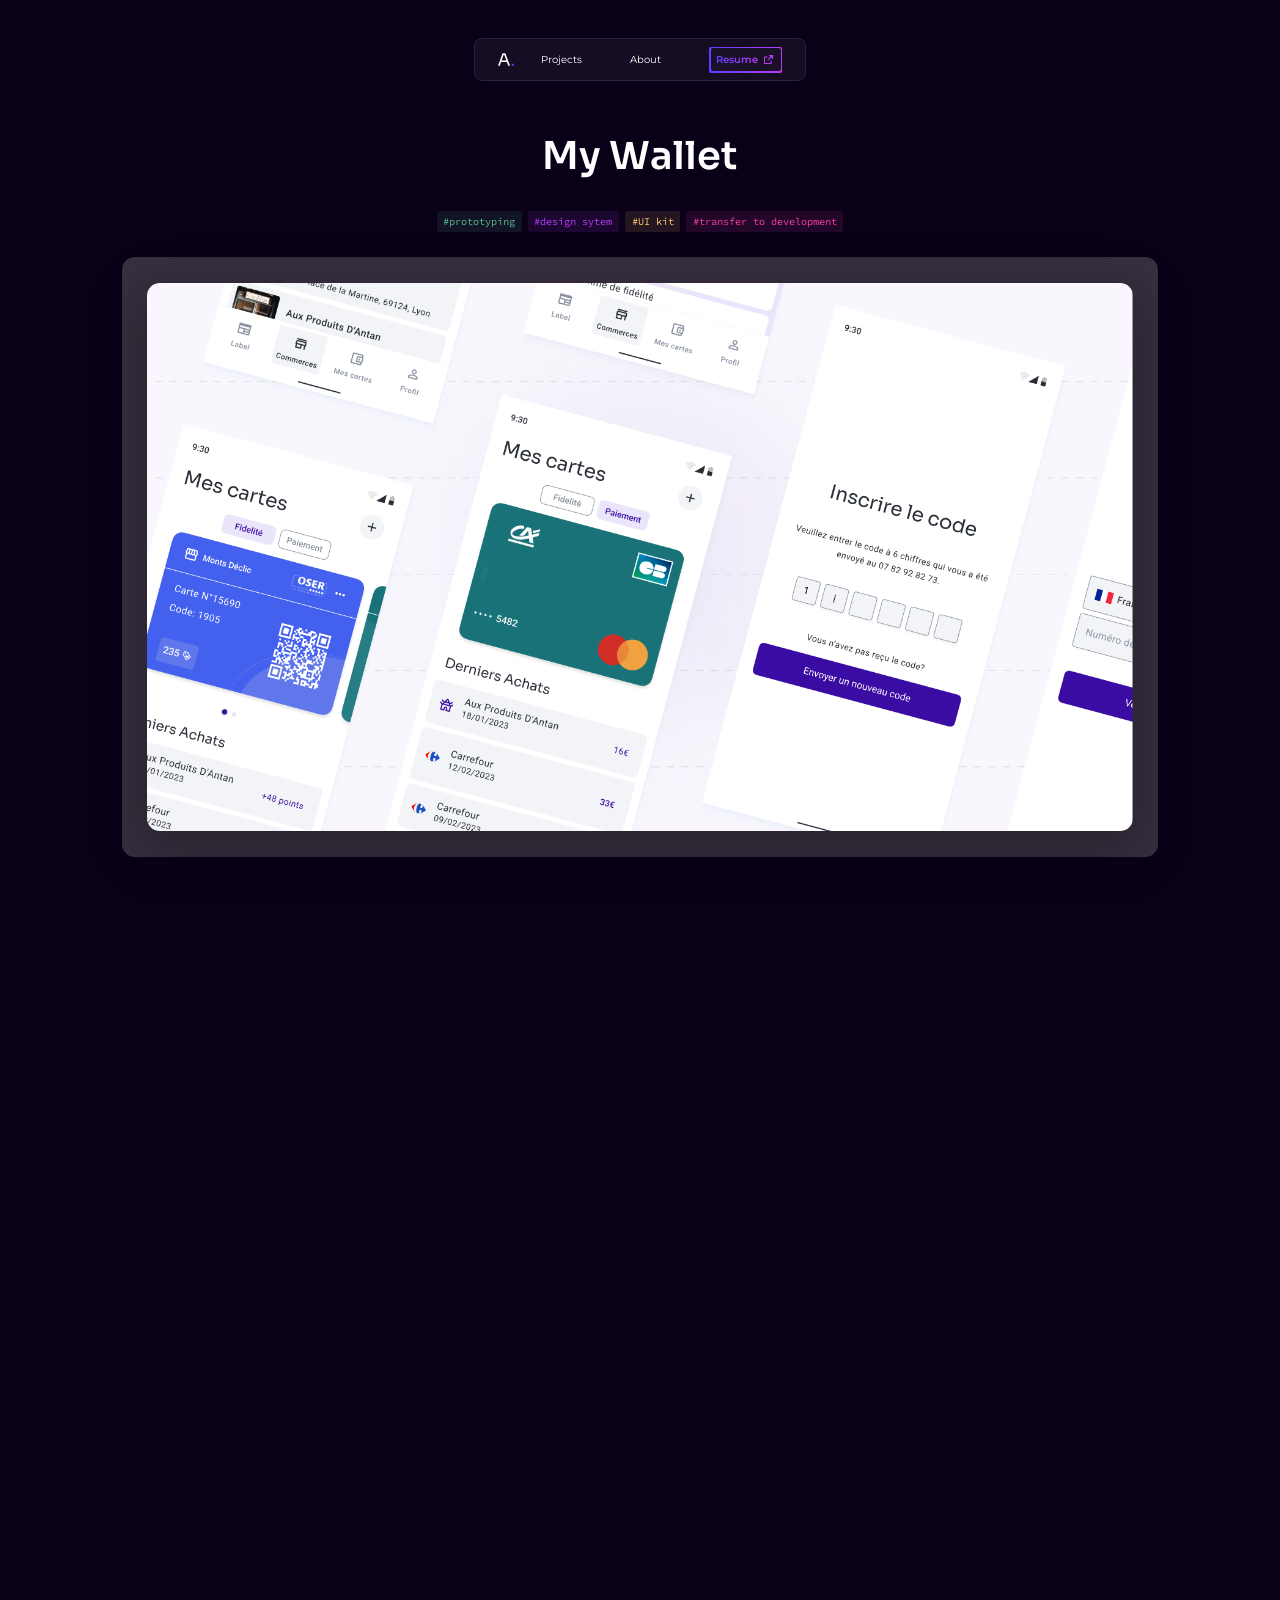
<file: mywallet.html>
﻿<!DOCTYPE html>
<html lang="en">

<head>
    <meta charset="UTF-8">
    <meta http-equiv="X-UA-Compatible" content="IE=edge">
    <meta name="viewport" content="width=device-width, initial-scale=1.0">
    <title>My Wallet</title>
    <link rel="stylesheet" href="./css/style.css">
    <link rel="preconnect" href="https://fonts.googleapis.com">
    <link rel="preconnect" href="https://fonts.gstatic.com" crossorigin>
    <link href="https://fonts.googleapis.com/css2?family=Sora:wght@100;200;300;400;500;600;700;800&display=swap"
        rel="stylesheet">
    <link
        href="https://fonts.googleapis.com/css2?family=Montserrat:ital,wght@0,100;0,200;0,300;0,400;0,500;0,600;0,700;0,800;0,900;1,100;1,200;1,300;1,400;1,500;1,600;1,700;1,800;1,900&display=swap"
        rel="stylesheet">
    <link
        href="https://fonts.googleapis.com/css2?family=Source+Code+Pro:wght@200;300;400;500;600;700;800;900&display=swap"
        rel="stylesheet">
    <link rel="icon" href="/assets/images/Logo.svg">
        <!-- <link rel="stylesheet" href="https://cdn.jsdelivr.net/npm/locomotive-scroll/dist/locomotive-scroll.min.css"> -->
</head>

<body class="body maws-bg">
    <header>
        <div class="links-container">
            <a href="index.html"><svg viewBox="0 0 37 30" xmlns="http://www.w3.org/2000/svg">
                    <path class="whitebit"
                        d="M0.12 30L10.64 0.799999H17.28L28.12 30H24.08L14.28 3.36L16.2 4.32H11.48L13.52 3.36L4.04 30H0.12ZM6.4 21.28L7.72 17.76H20.32L21.64 21.28H6.4Z" />
                    <path class="bluebit" d="M32.1544 30V25.12H36.7944V30H32.1544Z" />
                </svg>                
            </a>

            <a class="header-link link-2" href="projects.html">
                <svg class="projects-svg" xmlns="http://www.w3.org/2000/svg" viewBox="0 0 24 24"><path d="M4 5V19H20V7H11.5858L9.58579 5H4ZM12.4142 5H21C21.5523 5 22 5.44772 22 6V20C22 20.5523 21.5523 21 21 21H3C2.44772 21 2 20.5523 2 20V4C2 3.44772 2.44772 3 3 3H10.4142L12.4142 5Z""></path></svg>
                    
              <p>Projects</p></a>
           
            <a class="header-link link-3" href="about.html">
                <svg viewBox="0 0 25 25" fill="none" xmlns="http://www.w3.org/2000/svg">
                    <g id="Frame" clip-path="url(#clip0_647_3966)">
                    <path id="Vector" d="M9.89892 22.6128C5.46228 21.5901 2.1543 17.6155 2.1543 12.8682C2.1543 7.34531 6.63145 2.86816 12.1543 2.86816C17.6771 2.86816 22.1543 7.34531 22.1543 12.8682C22.1543 17.6155 18.8463 21.5901 14.4097 22.6128L12.1543 24.8682L9.89892 22.6128ZM7.16603 19.1249C8.07877 19.8542 9.15863 20.3897 10.3482 20.6639L10.9074 20.7928L12.1543 22.0398L13.4012 20.7928L13.9604 20.6639C15.2288 20.3715 16.3726 19.7821 17.3219 18.9773C16.0508 17.676 14.2768 16.8682 12.314 16.8682C10.2781 16.8682 8.44513 17.7374 7.16603 19.1249ZM5.76992 17.6896C7.41074 15.9523 9.73576 14.8682 12.314 14.8682C14.7983 14.8682 17.0474 15.8747 18.6759 17.5022C19.6106 16.1867 20.1543 14.5823 20.1543 12.8682C20.1543 8.44988 16.5726 4.86816 12.1543 4.86816C7.73602 4.86816 4.1543 8.44988 4.1543 12.8682C4.1543 14.6646 4.75138 16.3404 5.76992 17.6896ZM12.1543 13.8682C9.94516 13.8682 8.1543 12.0773 8.1543 9.86816C8.1543 7.65902 9.94516 5.86816 12.1543 5.86816C14.3634 5.86816 16.1543 7.65902 16.1543 9.86816C16.1543 12.0773 14.3634 13.8682 12.1543 13.8682ZM12.1543 11.8682C13.2589 11.8682 14.1543 10.9728 14.1543 9.86816C14.1543 8.76359 13.2589 7.86816 12.1543 7.86816C11.0497 7.86816 10.1543 8.76359 10.1543 9.86816C10.1543 10.9728 11.0497 11.8682 12.1543 11.8682Z"/>
                    </g>
                    <defs>
                    <clipPath id="clip0_647_3966">
                    <rect width="24" height="24" fill="white" transform="translate(0.154297 0.868164)"/>
                    </clipPath>
                    </defs>
                    </svg>
                    
              <p>About</p></a>

            <a href="/assets/images/Anthony Conder resume UXUI Designer En.pdf" target="_blank" class="resume-button">
                <div class="text-wrapper">
                    <p>Resume</p>
                    <svg viewBox="0 0 17 17" xmlns="http://www.w3.org/2000/svg">
                        <g id="Frame">
                        <path id="Vector" d="M7.33366 4.5V5.83333H4.00033V13.1667H11.3337V9.83333H12.667V13.8333C12.667 14.2015 12.3685 14.5 12.0003 14.5H3.33366C2.96547 14.5 2.66699 14.2015 2.66699 13.8333V5.16667C2.66699 4.79848 2.96547 4.5 3.33366 4.5H7.33366ZM14.667 2.5V8.5L12.1377 5.97133L8.13839 9.9714L7.19559 9.0286L11.195 5.02867L8.66699 2.5H14.667Z"/>
                        </g>
                    </svg>   
                </div>
            </a>  

            <!-- <a class="header-link" href=""><svg xmlns="http://www.w3.org/2000/svg" width="37" height="36" viewBox="0 0 37 36" fill="none">
                <g filter="url(#filter0_d_733_21032)">
                  <path d="M17.1667 10V11.3333H13.8333V18.6667H21.1667V15.3333H22.5V19.3333C22.5 19.7015 22.2015 20 21.8333 20H13.1667C12.7985 20 12.5 19.7015 12.5 19.3333V10.6667C12.5 10.2985 12.7985 10 13.1667 10H17.1667ZM24.5 8V14L21.9707 11.4713L17.9714 15.4714L17.0286 14.5286L21.028 10.5287L18.5 8H24.5Z" fill="white"/>
                </g>
                <defs>
                  <filter id="filter0_d_733_21032" x="-1.5" y="-2" width="40" height="40" filterUnits="userSpaceOnUse" color-interpolation-filters="sRGB">
                    <feFlood flood-opacity="0" result="BackgroundImageFix"/>
                    <feColorMatrix in="SourceAlpha" type="matrix" values="0 0 0 0 0 0 0 0 0 0 0 0 0 0 0 0 0 0 127 0" result="hardAlpha"/>
                    <feOffset dy="4"/>
                    <feGaussianBlur stdDeviation="6"/>
                    <feColorMatrix type="matrix" values="0 0 0 0 0.235294 0 0 0 0 0.392157 0 0 0 0 0.968627 0 0 0 1 0"/>
                    <feBlend mode="normal" in2="BackgroundImageFix" result="effect1_dropShadow_733_21032"/>
                    <feBlend mode="normal" in="SourceGraphic" in2="effect1_dropShadow_733_21032" result="shape"/>
                  </filter>
                </defs>
              </svg><p>Resume</p></a>  -->

            <!-- <div class="toggle-switch">
                    <p>🌙</p>
                    <label onclick="toggleApp()" class="switch">
                        <input type="checkbox">
                        <span class="slider"></span>
                    </label>
                    <p>☀️</p>
            </div>
            <script>
                function toggleApp() {
                    var checkbox = document.querySelector('input[type="checkbox"]');
                    var element = document.body;
                
                    if (checkbox.checked) {
                    element.classList.add("light-mode");
                    } else {
                    element.classList.remove("light-mode");
                    }
                }
            </script> -->
        </div>      
    </header>

    <nav role="mobile-navigation">
        <div id="menuToggle">
          <input type="checkbox" />

          <span></span>
          <span></span>
          <span></span>
          
          <ul id="menu">
            <a href="index.html"><li>Home</li></a>
            <a href="projects.html"><li>Projects</li></a>
            <a href="about.html"><li>About</li></a>
          </ul>
        </div>
        <a href="index.html"><svg id="logo" viewBox="0 0 37 30" xmlns="http://www.w3.org/2000/svg">
            <path class="whitebit"
                d="M0.12 30L10.64 0.799999H17.28L28.12 30H24.08L14.28 3.36L16.2 4.32H11.48L13.52 3.36L4.04 30H0.12ZM6.4 21.28L7.72 17.76H20.32L21.64 21.28H6.4Z" />
            <path class="bluebit" d="M32.1544 30V25.12H36.7944V30H32.1544Z" />
        </svg>                
        </a>
      </nav>

    <div data-scroll-container class="background">
        <!-- <div id="particles-js"></div>
        <script src="particles.js"></script> -->

            <section class="dvore-hero">

                <h1>My Wallet</h1>

                <div class="tags">
                        <p class="tag-regular">
                            #prototyping
                        </p>
                        <p class="tag-regular">
                            #design sytem
                        </p>
                        <p class="tag-regular">
                            #UI kit
                        </p>
                        <p class="tag-regular">
                            #transfer to development
                        </p>
                </div>

                <div class="project-banner-container">
                    <img src="/assets/images/mywallet-banner.webp" alt="">
                </div>
                
            </section>

            <section class="project-intro">
                <p>INTRODUCTION</p>
                <h2>
                    MyWallet is a centralized application designed to streamline the management of your local shop loyalty cards. With MyWallet, you can conveniently store all your loyalty cards in one place and effortlessly locate and make purchases. 
                </h2>
                <div class="project-intro-triple">
                    <div>

                        <span>
                            <svg xmlns="http://www.w3.org/2000/svg" viewBox="0 0 24 24"><path d="M2 22C2 17.5817 5.58172 14 10 14C14.4183 14 18 17.5817 18 22H16C16 18.6863 13.3137 16 10 16C6.68629 16 4 18.6863 4 22H2ZM10 13C6.685 13 4 10.315 4 7C4 3.685 6.685 1 10 1C13.315 1 16 3.685 16 7C16 10.315 13.315 13 10 13ZM10 11C12.21 11 14 9.21 14 7C14 4.79 12.21 3 10 3C7.79 3 6 4.79 6 7C6 9.21 7.79 11 10 11ZM18.2837 14.7028C21.0644 15.9561 23 18.752 23 22H21C21 19.564 19.5483 17.4671 17.4628 16.5271L18.2837 14.7028ZM17.5962 3.41321C19.5944 4.23703 21 6.20361 21 8.5C21 11.3702 18.8042 13.7252 16 13.9776V11.9646C17.6967 11.7222 19 10.264 19 8.5C19 7.11935 18.2016 5.92603 17.041 5.35635L17.5962 3.41321Z"></path></svg>
                            <p>PARTIES INVOLVED</p>
                        </span>
                        <p>1 Designer, small developer team</p>
                    </div>
                    <div>
                        <span>
                            <svg xmlns="http://www.w3.org/2000/svg" viewBox="0 0 24 24"><path d="M5.32894 3.27158C6.56203 2.8332 7.99181 3.10749 8.97878 4.09446C10.0997 5.21537 10.3014 6.90741 9.58382 8.23385L20.2925 18.9437L18.8783 20.3579L8.16933 9.64875C6.84277 10.3669 5.1502 10.1654 4.02903 9.04421C3.04178 8.05696 2.76761 6.62665 3.20652 5.39332L5.44325 7.63C6.02903 8.21578 6.97878 8.21578 7.56457 7.63C8.15035 7.04421 8.15035 6.09446 7.56457 5.50868L5.32894 3.27158ZM15.6963 5.15512L18.8783 3.38736L20.2925 4.80157L18.5247 7.98355L16.757 8.3371L14.6356 10.4584L13.2214 9.04421L15.3427 6.92289L15.6963 5.15512ZM8.97878 13.2868L10.393 14.7011L5.08969 20.0044C4.69917 20.3949 4.066 20.3949 3.67548 20.0044C3.31285 19.6417 3.28695 19.0699 3.59777 18.6774L3.67548 18.5902L8.97878 13.2868Z"></path></svg>
                            <p>TOOLS</p>
                        </span>
                        <p>Figma, Material Design 3</p>
                    </div>
                    <div>
                        <span>
                            <svg xmlns="http://www.w3.org/2000/svg" viewBox="0 0 24 24"><path d="M9 1V3H15V1H17V3H21C21.5523 3 22 3.44772 22 4V20C22 20.5523 21.5523 21 21 21H3C2.44772 21 2 20.5523 2 20V4C2 3.44772 2.44772 3 3 3H7V1H9ZM20 11H4V19H20V11ZM11 13V17H6V13H11ZM7 5H4V9H20V5H17V7H15V5H9V7H7V5Z"></path></svg>
                            <p>TIMELINE</p>
                        </span>
                        <p>February 2023 - April 2023</p>
                    </div>
                </div>
            </section>

            <section class="project-content-section">
                <h2>
                    Benchmark
                </h2>
                <p>
                    In researching competitors and analogous digital wallet platforms, I closely examined their features, interface designs, and user feedback.
                    <br>
                    <br>
                    This in-depth analysis provided valuable insights into industry trends and user expectations, guiding the redesign of MyWallet.
                </p>
                <img src="/assets/images/Benchmark-mywallet 1.png" alt="">
            </section>

            <section class="project-content-section">
                <h2>
                    Giving the app a new look
                </h2>
                <p>
                    The design brief entailed a simple, clutter free UI, and required me to work with Google Material 3's component library and guidelines.
                </p>
                <iframe style="border: 1px solid rgba(0, 0, 0, 0.1);" src="https://www.figma.com/embed?embed_host=share&url=https%3A%2F%2Fwww.figma.com%2Fproto%2FFLhizCubynAzugjtoCWecy%2FCISS%3Fpage-id%3D223%253A4652%26type%3Ddesign%26node-id%3D743-4790%26viewport%3D-52%252C891%252C0.12%26t%3DlIWztVJp4MEi6EJx-1%26scaling%3Dscale-down%26starting-point-node-id%3D743%253A4790%26mode%3Ddesign" allowfullscreen></iframe>
            </section>

            <section class="project-content-section">
                <div class="column">
                    <h3>Delivering a UI kit</h3>
                    <p>I put together a UI kit specifically tailored for MyWallet. This involved crafting a comprehensive collection of design elements, components, and style guidelines to govern the app's interface. The goal was to establish a cohesive and adaptable framework that would facilitate consistency and ease of use throughout the app's design and development journey.
                    </p>
                    <div class="double-row-align-start minus-margin-small">
                        <img src="/assets/images/mywallet-uikit1.png" alt="">
                        <img src="/assets/images/mywallet-uikit2.png" alt="">
                    </div>
                </div>
            </section>

            <section class="project-content-section">
                <h3>Developer hand off</h3>
                <p>This entailed facilitating smooth communication between design and development teams. The objective was to empower developers with the necessary resources and guidance to bring the envisioned user experience to life while maintaining design consistency and fidelity.</p>
                <img src="/assets/images/mywallet-handoff.png" alt="">
            </section>

            <section class="project-buttons-footer">

                <a href="projects.html" class="secondary-button">
                    <svg class="flip-arrow" width="17" height="16" viewBox="0 0 17 16" fill="none" xmlns="http://www.w3.org/2000/svg">
                        <g id="arrow_forward">
                        <path id="Vector" d="M8.50033 2.6665L7.56033 3.6065L11.2803 7.33317H3.16699V8.6665H11.2803L7.56033 12.3932L8.50033 13.3332L13.8337 7.99984L8.50033 2.6665Z"/>
                        </g>
                        </svg>
                         <p>Back to projects</p>
                </a>
                
                <a href="dvore.html" class="secondary-button">
                    <p>Next project</p>                          
                    <svg width="17" height="16" viewBox="0 0 17 16" fill="none" xmlns="http://www.w3.org/2000/svg">
                        <g id="arrow_forward">
                        <path id="Vector" d="M8.50033 2.6665L7.56033 3.6065L11.2803 7.33317H3.16699V8.6665H11.2803L7.56033 12.3932L8.50033 13.3332L13.8337 7.99984L8.50033 2.6665Z"/>
                        </g>
                        </svg>
                </a>

            </section>

        <footer>

            <p class="label">lets talk!</p>

            <input class="email" onclick="myFunction()" type="text" value="anthony.conder97@gmail.com" id="myInput" readonly>

            <div class="snackbar-container">
                <div id="snackbar">Email copied.</div>
            </div>
  
            <section>
                <div class="footer-text-container">
                    <p>Designed in</p>
                    <svg width="12" height="19" viewBox="0 0 12 19" fill="none" xmlns="http://www.w3.org/2000/svg">
                        <g id="Figma svg" clip-path="url(#clip0_647_3349)">
                            <path id="Vector"
                                d="M6 9.49966C6 7.7686 7.32946 6.36523 8.96946 6.36523C10.6094 6.36523 11.9389 7.7686 11.9389 9.49966C11.9389 11.2308 10.6094 12.6341 8.96946 12.6341C7.32946 12.6341 6 11.2308 6 9.49966Z"
                                fill="#1ABCFE" />
                            <path id="Vector_2"
                                d="M0.0615234 15.7692C0.0615234 14.0381 1.39099 12.6348 3.03098 12.6348H6.00044V15.7692C6.00044 17.5003 4.67098 18.9036 3.03098 18.9036C1.39099 18.9036 0.0615234 17.5003 0.0615234 15.7692Z"
                                fill="#0ACF83" />
                            <path id="Vector_3"
                                d="M6 0.0966797V6.36552H8.96946C10.6095 6.36552 11.9389 4.9622 11.9389 3.23111C11.9389 1.50001 10.6095 0.0966797 8.96946 0.0966797H6Z"
                                fill="#FF7262" />
                            <path id="Vector_4"
                                d="M0.0615234 3.23111C0.0615234 4.9622 1.39099 6.36552 3.03098 6.36552H6.00044V0.0966797H3.03098C1.39099 0.0966797 0.0615234 1.50001 0.0615234 3.23111Z"
                                fill="#F24E1E" />
                            <path id="Vector_5"
                                d="M0.0615234 9.49966C0.0615234 11.2308 1.39099 12.6341 3.03098 12.6341H6.00044V6.36523H3.03098C1.39099 6.36523 0.0615234 7.7686 0.0615234 9.49966Z"
                                fill="#A259FF" />
                        </g>
                        <defs>
                            <clipPath id="clip0_647_3349">
                                <rect width="12" height="19" fill="white" />
                            </clipPath>
                        </defs>
                    </svg>
                    <p>built with</p>
                    <svg width="25" height="19" viewBox="0 0 364 412" fill="none" xmlns="http://www.w3.org/2000/svg">
                        <path d="M33.5996 371L0.599609 0.600098H363.4L330.4 370.8L181.7 412" fill="#E44D26"/>
                        <path d="M182 380.5V31H330.3L302 347" fill="#F16529"/>
                        <path d="M68 76.2998H182V121.7H117.8L122 168.2H182V213.5H80.4M82.4 236.3H128L131.2 272.6L182 286.2V333.6L88.8 307.6" fill="#EBEBEB"/>
                        <path d="M295.601 76.2998H181.801V121.7H291.401M287.301 168.2H181.801V213.6H237.801L232.501 272.6L181.801 286.2V333.4L274.801 307.6" fill="white"/>
                        </svg>
                        
                    <svg width="25" height="19" viewBox="0 0 25 19" fill="none" xmlns="http://www.w3.org/2000/svg">
                        <g clip-path="url(#clip0_675_3367)">
                            <path
                                d="M21.5135 10.9149C20.6394 10.9199 19.8826 11.1326 19.2478 11.4493C19.0135 10.9793 18.7791 10.5686 18.7401 10.2618C18.6961 9.90559 18.6424 9.68783 18.6961 9.26236C18.7498 8.83679 18.9939 8.23315 18.9939 8.18367C18.989 8.13914 18.9402 7.92143 18.4373 7.91648C17.9344 7.91153 17.4998 8.01544 17.451 8.14903C17.4021 8.28263 17.3045 8.5894 17.241 8.90606C17.1531 9.37117 16.2351 11.0188 15.7127 11.8847C15.5418 11.5483 15.3953 11.2514 15.366 11.0138C15.3221 10.6576 15.2683 10.4399 15.3221 10.0144C15.3758 9.58883 15.6199 8.98523 15.6199 8.93575C15.615 8.89122 15.5662 8.67351 15.0633 8.66856C14.5603 8.66361 14.1258 8.76752 14.077 8.90111C14.0282 9.03471 13.9744 9.35138 13.867 9.65815C13.7644 9.96492 12.5437 12.716 12.2264 13.4334C12.0652 13.7996 11.9237 14.0915 11.8211 14.2894C11.7185 14.4873 11.8162 14.3042 11.8064 14.324C11.7185 14.4923 11.6697 14.5863 11.6697 14.5863V14.5913C11.6014 14.715 11.5281 14.8337 11.4939 14.8337C11.4695 14.8337 11.4206 14.5022 11.5036 14.047C11.6843 13.092 12.1238 11.6027 12.1189 11.5483C12.1189 11.5236 12.2019 11.2613 11.8357 11.1277C11.4792 10.9941 11.3523 11.2168 11.323 11.2168C11.2937 11.2168 11.2693 11.296 11.2693 11.296C11.2693 11.296 11.6648 9.61866 10.5124 9.61866C9.78978 9.61866 8.79368 10.4153 8.30052 11.1426C7.98802 11.3158 7.32396 11.6819 6.62083 12.0728C6.35228 12.2213 6.07396 12.3796 5.81029 12.5231L5.75662 12.4636C4.36014 10.9545 1.77713 9.88575 1.88455 7.8571C1.92362 7.11987 2.17752 5.17533 6.84554 2.82013C10.6688 0.890439 13.7303 1.41987 14.2625 2.59747C15.0193 4.27976 12.6267 7.40684 8.65218 7.8571C7.13851 8.03028 6.34256 7.43653 6.14242 7.21388C5.93245 6.98132 5.90316 6.97143 5.82503 7.01596C5.69808 7.08523 5.7762 7.29304 5.82503 7.41674C5.94222 7.72846 6.4305 8.28263 7.26058 8.55971C7.98807 8.80216 9.76546 8.93575 11.9139 8.0946C14.3211 7.14955 16.201 4.52716 15.6493 2.33523C15.0877 0.10372 11.4354 -0.628572 7.98324 0.613355C5.92752 1.35554 3.70096 2.51336 2.0994 4.03237C0.195101 5.83341 -0.107634 7.40684 0.0193196 8.05997C0.463704 10.3904 3.6326 11.9094 4.90213 13.0326C4.83866 13.0672 4.78006 13.1018 4.72635 13.1316C4.09159 13.4482 1.67459 14.7298 1.06912 16.0854C0.385531 17.6193 1.17655 18.7227 1.70389 18.8712C3.33475 19.3313 5.00467 18.505 5.90799 17.1443C6.80638 15.7837 6.69901 14.0173 6.28397 13.2108L6.26927 13.1811L6.76732 12.8842C7.08963 12.6912 7.40702 12.5131 7.68529 12.3597C7.52909 12.7901 7.41673 13.2998 7.35819 14.042C7.28983 14.9128 7.64139 16.0409 8.10526 16.4862C8.31034 16.6791 8.55448 16.6841 8.70584 16.6841C9.24295 16.6841 9.48709 16.2338 9.75565 15.6946C10.0877 15.0365 10.3806 14.2745 10.3806 14.2745C10.3806 14.2745 10.0144 16.3378 11.0154 16.3378C11.3816 16.3378 11.7478 15.8578 11.9139 15.6104V15.6154C11.9139 15.6154 11.9236 15.6005 11.9431 15.5659C11.9636 15.5352 11.9832 15.5039 12.0017 15.4719V15.4621C12.1482 15.2048 12.4754 14.616 12.9637 13.6412C13.5935 12.3844 14.199 10.811 14.199 10.811C14.199 10.811 14.2576 11.1969 14.4383 11.8303C14.5456 12.2064 14.78 12.617 14.9607 13.0178C14.8142 13.2256 14.7263 13.3444 14.7263 13.3444L14.7312 13.3493C14.614 13.5077 14.4822 13.676 14.3455 13.8441C13.8474 14.4478 13.2517 15.1356 13.1736 15.3335C13.0808 15.566 13.1004 15.7392 13.281 15.8778C13.4129 15.9767 13.6473 15.9965 13.8963 15.9767C14.3455 15.947 14.658 15.8332 14.8142 15.7639C15.0584 15.6749 15.3367 15.5413 15.6053 15.3434C16.0935 14.9773 16.3914 14.4577 16.3621 13.765C16.3474 13.384 16.2254 13.008 16.074 12.6517C16.118 12.5874 16.1619 12.523 16.2058 12.4538C16.9773 11.3108 17.573 10.0541 17.573 10.0541C17.573 10.0541 17.6316 10.44 17.8123 11.0733C17.905 11.395 18.0906 11.7463 18.2566 12.0927C17.534 12.6914 17.0799 13.3841 16.9236 13.8393C16.6355 14.6804 16.8601 15.0614 17.2849 15.1505C17.4753 15.1901 17.7488 15.101 17.9538 15.0119C18.2077 14.9278 18.5154 14.7843 18.7986 14.5716C19.2869 14.2054 19.7556 13.6958 19.7312 13.008C19.7166 12.6914 19.6336 12.3796 19.5213 12.0828C20.1365 11.8255 20.9324 11.677 21.9431 11.8007C24.116 12.058 24.5457 13.4336 24.4627 14.0075C24.3797 14.5815 23.9256 14.8981 23.7742 14.9971C23.6228 15.0911 23.574 15.1258 23.5887 15.195C23.6082 15.299 23.6765 15.294 23.8084 15.2742C23.989 15.2445 24.951 14.8042 24.99 13.7454C25.0486 12.3845 23.7742 10.9001 21.5135 10.9149ZM4.75565 16.6397C4.03787 17.4363 3.02713 17.7381 2.59744 17.4808C2.13358 17.2087 2.31419 16.036 3.19803 15.1899C3.73514 14.6753 4.43338 14.2003 4.89237 13.9084C4.99491 13.8441 5.15116 13.7501 5.3367 13.6363C5.366 13.6165 5.38553 13.6066 5.38553 13.6066C5.41971 13.5868 5.45877 13.5621 5.49784 13.5373C5.82498 14.7446 5.51248 15.8035 4.75565 16.6397ZM10.0047 13.0227C9.75565 13.6412 9.2283 15.2295 8.91092 15.1404C8.63744 15.0662 8.47147 13.8639 8.85716 12.6764C9.05247 12.0776 9.46751 11.3652 9.71165 11.088C10.1072 10.6427 10.5368 10.4943 10.6443 10.6774C10.7713 10.9149 10.1609 12.6368 10.0047 13.0227ZM14.3357 15.1206C14.2283 15.1751 14.1306 15.2147 14.0867 15.185C14.0525 15.1652 14.1306 15.091 14.1306 15.091C14.1306 15.091 14.6726 14.5022 14.8874 14.2301C15.0095 14.0718 15.156 13.8887 15.3122 13.6809V13.7402C15.3123 14.4527 14.6385 14.9277 14.3357 15.1206ZM17.6755 14.3488C17.5974 14.2894 17.6072 14.1063 17.8708 13.5324C17.9734 13.3048 18.2077 12.9238 18.613 12.5626C18.6619 12.711 18.6912 12.8545 18.6863 12.9881C18.6814 13.8787 18.0564 14.2102 17.6755 14.3488Z"
                                fill="#CF649A" />
                        </g>
                        <defs>
                            <clipPath id="clip0_675_3367">
                                <rect width="25" height="19" fill="white" />
                            </clipPath>
                        </defs>
                    </svg>
                    <p>&</p>
                    <svg width="17" height="19" viewBox="0 0 17 19" fill="none" xmlns="http://www.w3.org/2000/svg">
                        <g clip-path="url(#clip0_663_3360)">
                            <path
                                d="M0.0556641 0L0.058302 0.211033C0.0597556 0.327101 0.396023 4.17004 0.805572 8.75085L1.5502 17.0796L4.89697 18.0167C6.73769 18.532 8.28172 18.9563 8.32815 18.9596C8.37458 18.9628 9.939 18.5428 11.8047 18.0262C14.7959 17.198 15.1997 17.0733 15.2211 16.9707C15.2509 16.8279 16.7157 0.303416 16.7142 0.12662L16.7132 0H8.38437H0.0556641Z"
                                fill="white" />
                            <path
                                d="M4.9241 18.0727L1.54757 17.1289L1.50345 16.8791C1.46423 16.6571 0 0.303165 0 0.0870836C0 0.00887859 0.854921 0 8.38504 0C16.3335 0 16.77 0.00512676 16.7694 0.0984818C16.7668 0.501696 15.2512 17.0722 15.2139 17.1052C15.1669 17.1469 8.63155 18.9676 8.41318 18.9999C8.35127 19.009 6.78119 18.5918 4.9241 18.0727ZM10.5141 14.7378C11.649 14.4248 12.5939 14.1526 12.6139 14.1329C12.634 14.1131 12.7668 12.7675 12.9091 11.1425C13.0514 9.51758 13.1821 8.08045 13.1997 7.9489L13.2316 7.70973H10.7802H8.32876V8.75083V9.79192H9.65231H10.9759L10.9495 9.91854C10.935 9.98818 10.8788 10.5866 10.8244 11.2485C10.7669 11.9497 10.6986 12.4788 10.6609 12.5165C10.6253 12.5522 10.086 12.7173 9.46243 12.8835L8.32876 13.1857V14.2463C8.32876 14.9702 8.34811 15.3069 8.38972 15.3069C8.42325 15.3069 9.37923 15.0508 10.5141 14.7378ZM13.1994 6.40133C13.1622 6.12558 12.8308 2.42704 12.8308 2.28758C12.8308 2.20288 12.636 2.19474 10.6079 2.19474H8.38504V3.28341V4.37207L9.38393 4.41057C9.93331 4.43174 10.5115 4.46397 10.6688 4.48218L10.9547 4.5153L11.0241 5.36687C11.0623 5.83523 11.1078 6.3134 11.1252 6.42947L11.1569 6.6405H12.1943H13.2316L13.1994 6.40133Z"
                                fill="#EAEBEC" />
                            <path
                                d="M4.89698 18.0166L1.55022 17.0796L0.805585 8.75083C0.396035 4.17001 0.0597598 0.327101 0.0583062 0.211033L0.0556641 0H8.38442H16.7132L16.7143 0.12662C16.7158 0.303416 15.2509 16.8279 15.2211 16.9707C15.1997 17.0733 14.7959 17.198 11.8047 18.0263C9.93902 18.5428 8.37458 18.9628 8.32815 18.9596C8.28172 18.9563 6.73769 18.532 4.89698 18.0166ZM10.516 14.7776C11.673 14.456 12.636 14.1662 12.656 14.1338C12.6761 14.1013 12.8143 12.6869 12.9632 10.9907C13.112 9.2945 13.246 7.86238 13.2609 7.80821C13.2865 7.71517 13.0896 7.70973 9.69385 7.70973H6.09973L6.25275 6.09181C6.33692 5.20196 6.4078 4.47159 6.41028 4.46878C6.41276 4.46596 6.94026 4.44913 7.5825 4.43138C8.6356 4.40228 10.8073 4.48629 10.8799 4.55894C10.9071 4.58608 11.0856 6.33796 11.0856 6.57711C11.0856 6.69503 11.1016 6.69677 12.1761 6.69677H13.2666L13.2409 6.4576C13.2267 6.32606 13.1344 5.30677 13.0356 4.19252L12.856 2.1666L8.65058 2.15218C5.30492 2.1407 4.44505 2.1522 4.44468 2.20845C4.44439 2.24734 4.41991 2.49441 4.39019 2.75749C4.31828 3.39412 3.76984 9.54526 3.76984 9.71514V9.8482H7.34828H10.9267L10.8948 10.0592C10.8773 10.1753 10.8216 10.7641 10.7712 11.3676C10.7208 11.9712 10.6632 12.4806 10.6434 12.4997C10.591 12.55 8.48582 13.1124 8.35455 13.1111C8.2936 13.1105 7.74992 12.9749 7.14637 12.8097L6.049 12.5093L6.00875 12.0369C5.98662 11.7772 5.95295 11.4063 5.93393 11.2129L5.89935 10.8612H4.83459H3.76984L3.7722 11.0722C3.77661 11.4668 4.03252 14.1252 4.06969 14.1624C4.11267 14.2053 8.20223 15.3549 8.32815 15.3594C8.37458 15.3611 9.35913 15.0993 10.516 14.7776Z"
                                fill="#F0BE25" />
                            <path
                                d="M4.89698 18.0166L1.55022 17.0796L0.805585 8.75083C0.396035 4.17001 0.0597598 0.327101 0.0583062 0.211033L0.0556641 0H8.38442H16.7132L16.7143 0.12662C16.7158 0.303416 15.2509 16.8279 15.2211 16.9707C15.1997 17.0733 14.7959 17.198 11.8047 18.0263C9.93902 18.5428 8.37458 18.9628 8.32815 18.9596C8.28172 18.9563 6.73769 18.532 4.89698 18.0166ZM11.1382 16.7631C12.6105 16.3568 13.8427 15.996 13.8765 15.9611C13.9291 15.9069 15.2006 1.97158 15.1954 1.50537L15.1938 1.35061H11.7891H8.38443V1.74454V2.13847H6.41479C4.87684 2.13847 4.44504 2.15388 4.44468 2.20881C4.44439 2.2475 4.41991 2.49441 4.39019 2.75749C4.31828 3.39412 3.76984 9.54526 3.76984 9.71514V9.8482H6.07713H8.38442V11.4802C8.38442 12.7488 8.36876 13.1119 8.31408 13.1111C8.27539 13.1105 7.74992 12.9749 7.14637 12.8097L6.049 12.5093L6.00875 12.0369C5.98662 11.7772 5.95295 11.4063 5.93393 11.2129L5.89935 10.8612H4.83459H3.76984L3.7722 11.0722C3.77894 11.6758 4.04006 14.1397 4.1013 14.1776C4.13853 14.2006 5.11746 14.4819 6.2767 14.8027L8.38442 15.3859V16.4438C8.38442 17.0256 8.40177 17.5017 8.42296 17.5017C8.44415 17.5017 9.66603 17.1693 11.1382 16.7631ZM6.24682 6.10694C6.32773 5.2254 6.40495 4.49416 6.41842 4.48197C6.4319 4.46978 6.87976 4.44771 7.41367 4.43294L8.38442 4.40608V6.05791V7.70973H7.24208H6.09973L6.24682 6.10694Z"
                                fill="#E4A126" />
                        </g>
                        <defs>
                            <clipPath id="clip0_663_3360">
                                <rect width="16.7694" height="19" fill="white" />
                            </clipPath>
                        </defs>
                    </svg>
                </div>

                <a href="about.html">
                    <p>About</p>
                </a>

                <a class="footer-resume-link" href="/assets/images/Anthony Conder resume UXUI Designer En.pdf" target="_blank">
                    <p>Resume</p><svg width="17" height="17" viewBox="0 0 17 17" fill="none"
                        xmlns="http://www.w3.org/2000/svg">
                        <g id="Frame">
                            <path id="Vector"
                                d="M7.33366 4.5V5.83333H4.00033V13.1667H11.3337V9.83333H12.667V13.8333C12.667 14.2015 12.3685 14.5 12.0003 14.5H3.33366C2.96547 14.5 2.66699 14.2015 2.66699 13.8333V5.16667C2.66699 4.79848 2.96547 4.5 3.33366 4.5H7.33366ZM14.667 2.5V8.5L12.1377 5.97133L8.13839 9.9714L7.19559 9.0286L11.195 5.02867L8.66699 2.5H14.667Z"
                                fill="white" />
                        </g>
                    </svg>
                </a>
                <p>@2026 Anthony Conder</p>
          </section>
        </footer>

        <!-- LocomotiveScroll -->
        <!-- <script src="https://cdn.jsdelivr.net/npm/locomotive-scroll/dist/locomotive-scroll.min.js"></script>
        <script>
            const scroll = new LocomotiveScroll({
                el: document.querySelector('[data-scroll-container]'),
                smooth: true, // Enable smooth scrolling
                // Add more options as needed
            });
        </script> -->
        <script src="app.js"></script>

    </div>

</body>

</html>
</file>
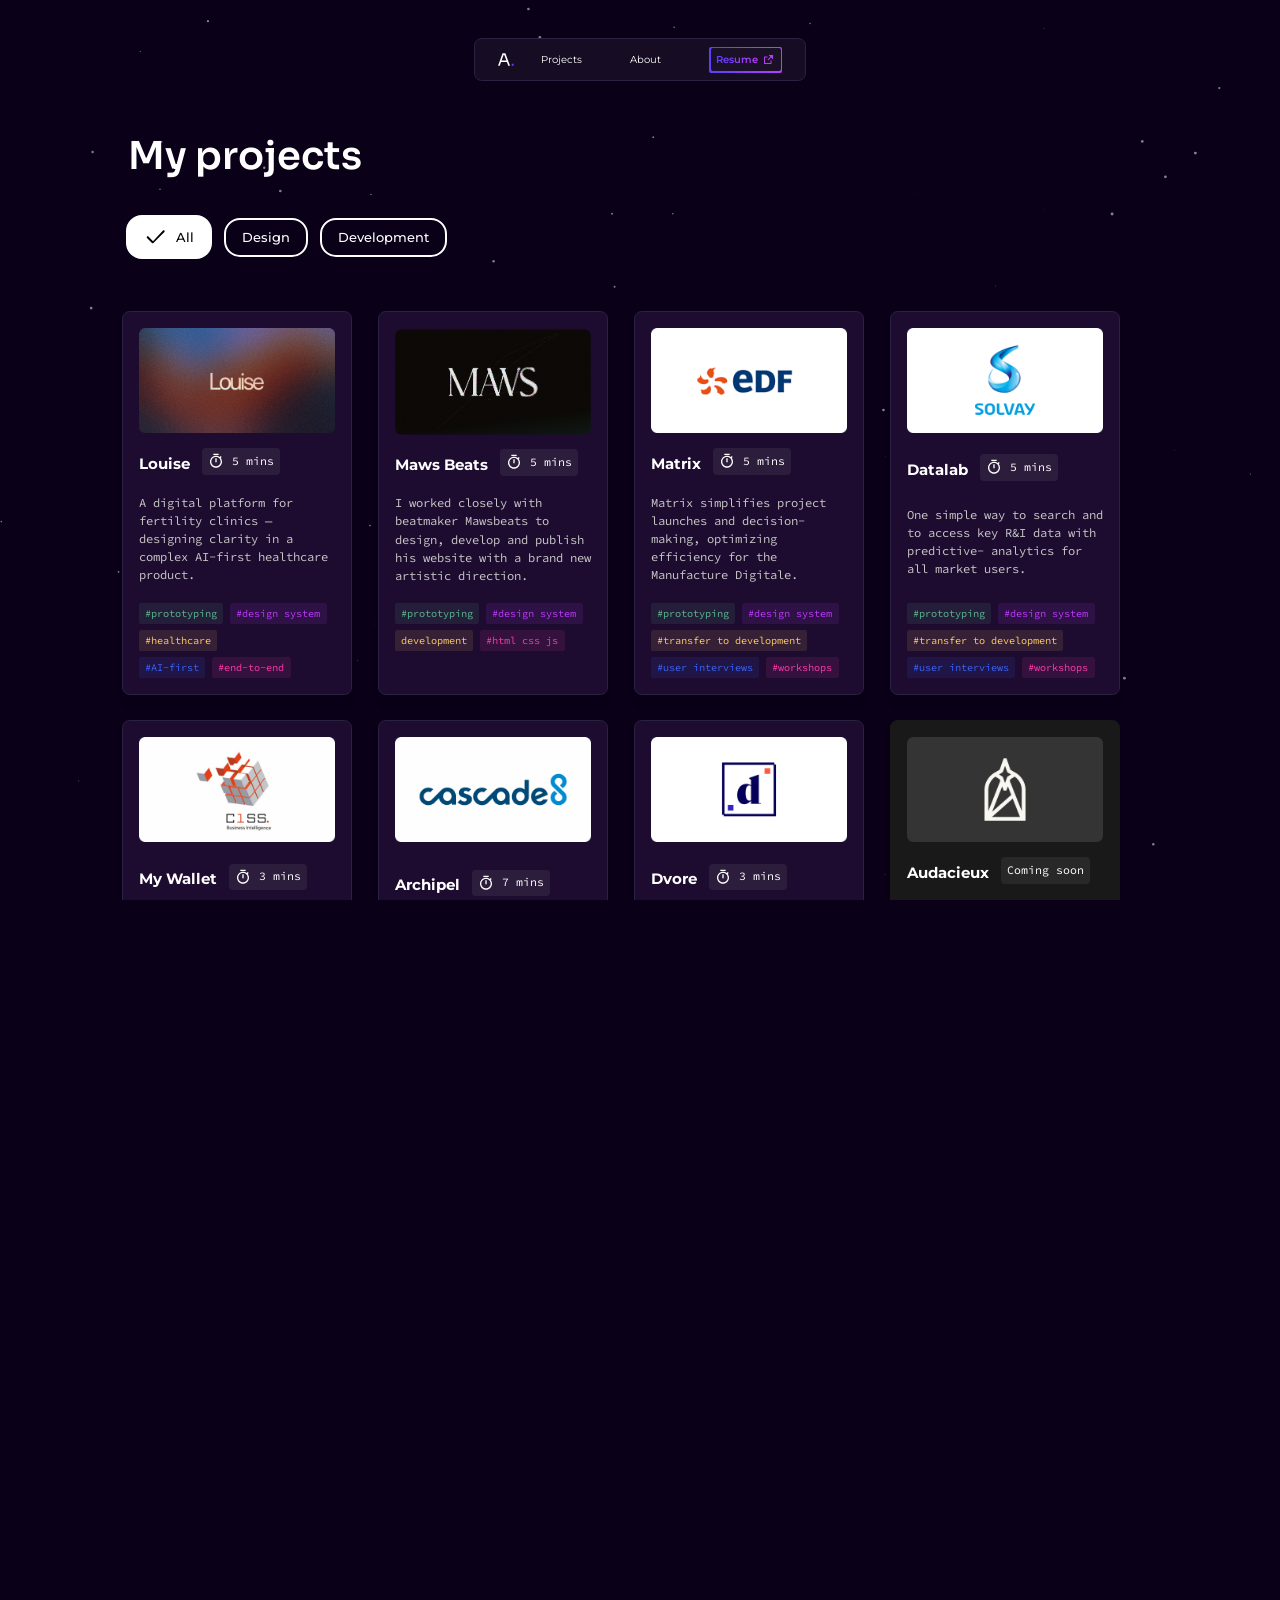
<file: projects.html>
﻿<!DOCTYPE html>
<html lang="en">

<head>
    <meta charset="UTF-8">
    <meta http-equiv="X-UA-Compatible" content="IE=edge">
    <meta name="viewport" content="width=device-width, initial-scale=1.0">
    <title>Projects 📚</title>
    <link rel="stylesheet" href="./css/style.css">
    <link rel="preconnect" href="https://fonts.googleapis.com">
    <link rel="preconnect" href="https://fonts.gstatic.com" crossorigin>
    <link href="https://fonts.googleapis.com/css2?family=Sora:wght@100;200;300;400;500;600;700;800&display=swap"
        rel="stylesheet">
    <link
        href="https://fonts.googleapis.com/css2?family=Montserrat:ital,wght@0,100;0,200;0,300;0,400;0,500;0,600;0,700;0,800;0,900;1,100;1,200;1,300;1,400;1,500;1,600;1,700;1,800;1,900&display=swap"
        rel="stylesheet">
    <link
        href="https://fonts.googleapis.com/css2?family=Source+Code+Pro:wght@200;300;400;500;600;700;800;900&display=swap"
        rel="stylesheet">
    <link rel="icon" href="/assets/images/Logo.svg">
        <!-- <link rel="stylesheet" href="https://cdn.jsdelivr.net/npm/locomotive-scroll/dist/locomotive-scroll.min.css"> -->
</head>

<body class="body">
    <header>
        <div class="links-container">
            <a href="index.html"><svg viewBox="0 0 37 30" xmlns="http://www.w3.org/2000/svg">
                    <path class="whitebit"
                        d="M0.12 30L10.64 0.799999H17.28L28.12 30H24.08L14.28 3.36L16.2 4.32H11.48L13.52 3.36L4.04 30H0.12ZM6.4 21.28L7.72 17.76H20.32L21.64 21.28H6.4Z" />
                    <path class="bluebit" d="M32.1544 30V25.12H36.7944V30H32.1544Z" />
                </svg>                
            </a>

            <a class="header-link link-2" href="projects.html">
                <svg class="projects-svg" xmlns="http://www.w3.org/2000/svg" viewBox="0 0 24 24"><path d="M4 5V19H20V7H11.5858L9.58579 5H4ZM12.4142 5H21C21.5523 5 22 5.44772 22 6V20C22 20.5523 21.5523 21 21 21H3C2.44772 21 2 20.5523 2 20V4C2 3.44772 2.44772 3 3 3H10.4142L12.4142 5Z""></path></svg>
                    
              <p>Projects</p></a>
           
            <a class="header-link link-3" href="about.html">
                <svg viewBox="0 0 25 25" fill="none" xmlns="http://www.w3.org/2000/svg">
                    <g id="Frame" clip-path="url(#clip0_647_3966)">
                    <path id="Vector" d="M9.89892 22.6128C5.46228 21.5901 2.1543 17.6155 2.1543 12.8682C2.1543 7.34531 6.63145 2.86816 12.1543 2.86816C17.6771 2.86816 22.1543 7.34531 22.1543 12.8682C22.1543 17.6155 18.8463 21.5901 14.4097 22.6128L12.1543 24.8682L9.89892 22.6128ZM7.16603 19.1249C8.07877 19.8542 9.15863 20.3897 10.3482 20.6639L10.9074 20.7928L12.1543 22.0398L13.4012 20.7928L13.9604 20.6639C15.2288 20.3715 16.3726 19.7821 17.3219 18.9773C16.0508 17.676 14.2768 16.8682 12.314 16.8682C10.2781 16.8682 8.44513 17.7374 7.16603 19.1249ZM5.76992 17.6896C7.41074 15.9523 9.73576 14.8682 12.314 14.8682C14.7983 14.8682 17.0474 15.8747 18.6759 17.5022C19.6106 16.1867 20.1543 14.5823 20.1543 12.8682C20.1543 8.44988 16.5726 4.86816 12.1543 4.86816C7.73602 4.86816 4.1543 8.44988 4.1543 12.8682C4.1543 14.6646 4.75138 16.3404 5.76992 17.6896ZM12.1543 13.8682C9.94516 13.8682 8.1543 12.0773 8.1543 9.86816C8.1543 7.65902 9.94516 5.86816 12.1543 5.86816C14.3634 5.86816 16.1543 7.65902 16.1543 9.86816C16.1543 12.0773 14.3634 13.8682 12.1543 13.8682ZM12.1543 11.8682C13.2589 11.8682 14.1543 10.9728 14.1543 9.86816C14.1543 8.76359 13.2589 7.86816 12.1543 7.86816C11.0497 7.86816 10.1543 8.76359 10.1543 9.86816C10.1543 10.9728 11.0497 11.8682 12.1543 11.8682Z"/>
                    </g>
                    <defs>
                    <clipPath id="clip0_647_3966">
                    <rect width="24" height="24" fill="white" transform="translate(0.154297 0.868164)"/>
                    </clipPath>
                    </defs>
                    </svg>
                    
              <p>About</p></a>

            <a href="/assets/images/Anthony Conder resume UXUI Designer En.pdf" target="_blank" class="resume-button">
                <div class="text-wrapper">
                    <p>Resume</p>
                    <svg viewBox="0 0 17 17" xmlns="http://www.w3.org/2000/svg">
                        <g id="Frame">
                        <path id="Vector" d="M7.33366 4.5V5.83333H4.00033V13.1667H11.3337V9.83333H12.667V13.8333C12.667 14.2015 12.3685 14.5 12.0003 14.5H3.33366C2.96547 14.5 2.66699 14.2015 2.66699 13.8333V5.16667C2.66699 4.79848 2.96547 4.5 3.33366 4.5H7.33366ZM14.667 2.5V8.5L12.1377 5.97133L8.13839 9.9714L7.19559 9.0286L11.195 5.02867L8.66699 2.5H14.667Z"/>
                        </g>
                    </svg>   
                </div>
            </a>  

            <!-- <a class="header-link" href=""><svg xmlns="http://www.w3.org/2000/svg" width="37" height="36" viewBox="0 0 37 36" fill="none">
                <g filter="url(#filter0_d_733_21032)">
                  <path d="M17.1667 10V11.3333H13.8333V18.6667H21.1667V15.3333H22.5V19.3333C22.5 19.7015 22.2015 20 21.8333 20H13.1667C12.7985 20 12.5 19.7015 12.5 19.3333V10.6667C12.5 10.2985 12.7985 10 13.1667 10H17.1667ZM24.5 8V14L21.9707 11.4713L17.9714 15.4714L17.0286 14.5286L21.028 10.5287L18.5 8H24.5Z" fill="white"/>
                </g>
                <defs>
                  <filter id="filter0_d_733_21032" x="-1.5" y="-2" width="40" height="40" filterUnits="userSpaceOnUse" color-interpolation-filters="sRGB">
                    <feFlood flood-opacity="0" result="BackgroundImageFix"/>
                    <feColorMatrix in="SourceAlpha" type="matrix" values="0 0 0 0 0 0 0 0 0 0 0 0 0 0 0 0 0 0 127 0" result="hardAlpha"/>
                    <feOffset dy="4"/>
                    <feGaussianBlur stdDeviation="6"/>
                    <feColorMatrix type="matrix" values="0 0 0 0 0.235294 0 0 0 0 0.392157 0 0 0 0 0.968627 0 0 0 1 0"/>
                    <feBlend mode="normal" in2="BackgroundImageFix" result="effect1_dropShadow_733_21032"/>
                    <feBlend mode="normal" in="SourceGraphic" in2="effect1_dropShadow_733_21032" result="shape"/>
                  </filter>
                </defs>
              </svg><p>Resume</p></a>  -->

            <!-- <div class="toggle-switch">
                    <p>🌙</p>
                    <label onclick="toggleApp()" class="switch">
                        <input type="checkbox">
                        <span class="slider"></span>
                    </label>
                    <p>☀️</p>
            </div>
            <script>
                function toggleApp() {
                    var checkbox = document.querySelector('input[type="checkbox"]');
                    var element = document.body;
                
                    if (checkbox.checked) {
                    element.classList.add("light-mode");
                    } else {
                    element.classList.remove("light-mode");
                    }
                }
            </script> -->
        </div>      
    </header>

    <nav role="mobile-navigation">
        <div id="menuToggle">
          <input type="checkbox" />

          <span></span>
          <span></span>
          <span></span>
          
          <ul id="menu">
            <a href="index.html"><li>Home</li></a>
            <a href="projects.html"><li>Projects</li></a>
            <a href="about.html"><li>About</li></a>
          </ul>
        </div>
        <a href="index.html"><svg id="logo" viewBox="0 0 37 30" xmlns="http://www.w3.org/2000/svg">
            <path class="whitebit"
                d="M0.12 30L10.64 0.799999H17.28L28.12 30H24.08L14.28 3.36L16.2 4.32H11.48L13.52 3.36L4.04 30H0.12ZM6.4 21.28L7.72 17.76H20.32L21.64 21.28H6.4Z" />
            <path class="bluebit" d="M32.1544 30V25.12H36.7944V30H32.1544Z" />
        </svg>                
        </a>
      </nav>

    <div data-scroll-container class="background">
        <div id="particles-js"></div>
        <script src="particles.js"></script>

        <div class="projects-title-container">
            <h1>
                My projects
            </h1>
        </div>

        <div class="chips-wrapper">
            <div class="chips-container">
                <div class="chip selected" id="chip1">
                    <div class="chip-icon"></div>
                    <svg class="check-icon" xmlns="http://www.w3.org/2000/svg" viewBox="0 0 24 24">
                        <path d="M0 0h24v24H0z" fill="none"/>
                        <path class="check-path" fill="#000" d="M9 16.2l-4.6-4.6c-.4-.4-1-.4-1.4 0s-.4 1 0 1.4l5 5c.2.2.5.3.7.3s.5-.1.7-.3l11-11c.4-.4.4-1 0-1.4s-1-.4-1.4 0z"/>
                    </svg>
                    <div class="chip-label">All</div>
                </div>

                <div class="chip" id="chip2">
                    <div class="chip-icon"></div>
                    <svg class="check-icon" xmlns="http://www.w3.org/2000/svg" viewBox="0 0 24 24">
                        <path d="M0 0h24v24H0z" fill="none"/>
                        <path class="check-path" fill="#000" d="M9 16.2l-4.6-4.6c-.4-.4-1-.4-1.4 0s-.4 1 0 1.4l5 5c.2.2.5.3.7.3s.5-.1.7-.3l11-11c.4-.4.4-1 0-1.4s-1-.4-1.4 0z"/>
                    </svg>
                    <div class="chip-label">Design</div>
                </div>

                <div class="chip" id="chip3">
                    <div class="chip-icon"></div>
                    <svg class="check-icon" xmlns="http://www.w3.org/2000/svg" viewBox="0 0 24 24">
                        <path d="M0 0h24v24H0z" fill="none"/>
                        <path class="check-path" fill="#000" d="M9 16.2l-4.6-4.6c-.4-.4-1-.4-1.4 0s-.4 1 0 1.4l5 5c.2.2.5.3.7.3s.5-.1.7-.3l11-11c.4-.4.4-1 0-1.4s-1-.4-1.4 0z"/>
                    </svg>
                    <div class="chip-label">Development</div>
                </div>
            </div>
        </div>

        <section class="projects-section-main">

            <div class="project-card-row">

                <a class="project-card beta" href="louise.html">

                    <img src="./assets/images/louise-card-banner.png" alt="">

                    <div class="coming-soon-wrapper">
                        <h3>
                            Louise
                        </h3>
                        <div class="coming-soon">
                            <svg xmlns="http://www.w3.org/2000/svg" viewBox="0 0 24 24" width="16" height="16"><path d="M17.6177 5.9681L19.0711 4.51472L20.4853 5.92893L19.0319 7.38231C20.2635 8.92199 21 10.875 21 13C21 17.9706 16.9706 22 12 22C7.02944 22 3 17.9706 3 13C3 8.02944 7.02944 4 12 4C14.125 4 16.078 4.73647 17.6177 5.9681ZM12 20C15.866 20 19 16.866 19 13C19 9.13401 15.866 6 12 6C8.13401 6 5 9.13401 5 13C5 16.866 8.13401 20 12 20ZM11 8H13V14H11V8ZM8 1H16V3H8V1Z" fill="rgba(255,255,255,1)"></path></svg>
                            5 mins
                        </div>
                    </div>

                    <p class="card-description">
                        A digital platform for fertility clinics — designing clarity in a complex AI-first healthcare product.
                    </p>

                    <div class="tags">
                        <div class="tags-row">
                            <p class="tag-regular">
                                #prototyping
                            </p>
                            <p class="tag-regular">
                                #design system
                            </p>
                        </div>
                        <div class="tags-row2">
                            <p class="tag-regular">
                                #healthcare
                            </p>
                        </div>
                        <div class="tags-row3">
                            <p class="tag-regular">
                                #AI-first
                            </p>
                            <p class="tag-regular">
                                #end-to-end
                            </p>
                        </div>
                    </div>
                </a>

                <a class="project-card delta" href="maws.html">

                    <img src="./assets/images/maws-card-banner.png" alt="">

                    <div class="coming-soon-wrapper">
                        <h3>
                            Maws Beats
                        </h3>
                        <div class="coming-soon">
                            <svg xmlns="http://www.w3.org/2000/svg" viewBox="0 0 24 24" width="16" height="16"><path d="M17.6177 5.9681L19.0711 4.51472L20.4853 5.92893L19.0319 7.38231C20.2635 8.92199 21 10.875 21 13C21 17.9706 16.9706 22 12 22C7.02944 22 3 17.9706 3 13C3 8.02944 7.02944 4 12 4C14.125 4 16.078 4.73647 17.6177 5.9681ZM12 20C15.866 20 19 16.866 19 13C19 9.13401 15.866 6 12 6C8.13401 6 5 9.13401 5 13C5 16.866 8.13401 20 12 20ZM11 8H13V14H11V8ZM8 1H16V3H8V1Z" fill="rgba(255,255,255,1)"></path></svg>
                            5 mins
                        </div>
                    </div>

                    <p class="card-description">
                        I worked closely with beatmaker Mawsbeats to design, develop and publish his website with a brand new artistic direction.
                    </p>

                    <div class="tags">
                        <div class="tags-row">
                            <p class="tag-regular">
                                #prototyping
                            </p>
                            <p class="tag-regular">
                                #design system
                            </p>
                        </div>
                        <div class="tags-row2">
                            <p class="tag-regular">
                                development
                            </p>
                            <p class="tag-regular">
                                #html css js
                            </p>
                        </div>
                        <div class="tags-row3 hide-tag">
                            <p class="tag-regular">
                                development
                            </p>
                            <p class="tag-regular">
                                #html css js
                            </p>
                        </div>
                    </div>
                </a>

                <a class="project-card beta" href="matrix.html">

                    <img src="./assets/images/edf-card-banner.png" alt="">

                    <div class="coming-soon-wrapper">
                        <h3>
                            Matrix
                        </h3>
                        <div class="coming-soon">
                            <svg xmlns="http://www.w3.org/2000/svg" viewBox="0 0 24 24" width="16" height="16"><path d="M17.6177 5.9681L19.0711 4.51472L20.4853 5.92893L19.0319 7.38231C20.2635 8.92199 21 10.875 21 13C21 17.9706 16.9706 22 12 22C7.02944 22 3 17.9706 3 13C3 8.02944 7.02944 4 12 4C14.125 4 16.078 4.73647 17.6177 5.9681ZM12 20C15.866 20 19 16.866 19 13C19 9.13401 15.866 6 12 6C8.13401 6 5 9.13401 5 13C5 16.866 8.13401 20 12 20ZM11 8H13V14H11V8ZM8 1H16V3H8V1Z" fill="rgba(255,255,255,1)"></path></svg>
                            5 mins
                        </div>
                    </div>

                    <p class="card-description">
                        Matrix simplifies project launches and decision-making, optimizing efficiency for the Manufacture Digitale.
                    </p>

                    <div class="tags">
                        <div class="tags-row">
                            <p class="tag-regular">
                                #prototyping
                            </p>
                            <p class="tag-regular">
                                #design system
                            </p>
                        </div>
                        <div class="tags-row2">
                            <p class="tag-regular">
                                #transfer to development
                            </p>
                        </div>
                        <div class="tags-row3">
                            <p class="tag-regular">
                                #user interviews
                            </p>
                            <p class="tag-regular">
                                #workshops
                            </p>
                        </div>
                    </div>
                </a>

                <a class="project-card beta" href="datalab.html">

                    <img src="./assets/images/solvay-img.png" alt="">

                    <div class="coming-soon-wrapper">
                        <h3>
                            Datalab
                        </h3>
                        <div class="coming-soon">
                            <svg xmlns="http://www.w3.org/2000/svg" viewBox="0 0 24 24" width="16" height="16"><path d="M17.6177 5.9681L19.0711 4.51472L20.4853 5.92893L19.0319 7.38231C20.2635 8.92199 21 10.875 21 13C21 17.9706 16.9706 22 12 22C7.02944 22 3 17.9706 3 13C3 8.02944 7.02944 4 12 4C14.125 4 16.078 4.73647 17.6177 5.9681ZM12 20C15.866 20 19 16.866 19 13C19 9.13401 15.866 6 12 6C8.13401 6 5 9.13401 5 13C5 16.866 8.13401 20 12 20ZM11 8H13V14H11V8ZM8 1H16V3H8V1Z" fill="rgba(255,255,255,1)"></path></svg>
                            5 mins
                        </div>
                    </div>

                    <p class="card-description">
                        One simple way to search and to access key R&I data with predictive- analytics for all market users.
                    </p>

                    <div class="tags">
                        <div class="tags-row">
                            <p class="tag-regular">
                                #prototyping
                            </p>
                            <p class="tag-regular">
                                #design system
                            </p>
                        </div>
                        <div class="tags-row2">
                            <p class="tag-regular">
                                #transfer to development
                            </p>
                        </div>
                        <div class="tags-row3">
                            <p class="tag-regular">
                                #user interviews
                            </p>
                            <p class="tag-regular">
                                #workshops
                            </p>
                        </div>
                    </div>
                </a>

                <a class="project-card beta" href="mywallet.html">

                    <img src="./assets/images/mywallet-img.png" alt="">

                    <div class="coming-soon-wrapper">
                        <h3>
                            My Wallet
                        </h3>
                        <div class="coming-soon">
                            <svg xmlns="http://www.w3.org/2000/svg" viewBox="0 0 24 24" width="16" height="16"><path d="M17.6177 5.9681L19.0711 4.51472L20.4853 5.92893L19.0319 7.38231C20.2635 8.92199 21 10.875 21 13C21 17.9706 16.9706 22 12 22C7.02944 22 3 17.9706 3 13C3 8.02944 7.02944 4 12 4C14.125 4 16.078 4.73647 17.6177 5.9681ZM12 20C15.866 20 19 16.866 19 13C19 9.13401 15.866 6 12 6C8.13401 6 5 9.13401 5 13C5 16.866 8.13401 20 12 20ZM11 8H13V14H11V8ZM8 1H16V3H8V1Z" fill="rgba(255,255,255,1)"></path></svg>
                            3 mins
                        </div>
                    </div>

                    <p class="card-description">
                        A card storing app to locate and shop at your local commerces. <br><br>
                    </p>

                    <div class="tags">
                        <div class="tags-row">
                            <p class="tag-regular">
                                #prototyping
                            </p>
                            <p class="tag-regular">
                                #design system
                            </p>
                        </div>
                        <div class="tags-row2">
                            <p class="tag-regular">
                                #transfer to development
                            </p>
                        </div>
                        <div class="tags-row3 hide-tag">
                            <p class="tag-regular">
                                #user interviews
                            </p>
                            <p class="tag-regular">
                                #workshops
                            </p>
                        </div>
                    </div>
                </a>

                <a class="project-card beta" href="cascade8.html">

                    <img src="./assets/images/cascade8-img.png" alt="">

                    <div class="coming-soon-wrapper">
                        <h3>
                            Archipel
                        </h3>
                        <div class="coming-soon">
                            <svg xmlns="http://www.w3.org/2000/svg" viewBox="0 0 24 24" width="16" height="16"><path d="M17.6177 5.9681L19.0711 4.51472L20.4853 5.92893L19.0319 7.38231C20.2635 8.92199 21 10.875 21 13C21 17.9706 16.9706 22 12 22C7.02944 22 3 17.9706 3 13C3 8.02944 7.02944 4 12 4C14.125 4 16.078 4.73647 17.6177 5.9681ZM12 20C15.866 20 19 16.866 19 13C19 9.13401 15.866 6 12 6C8.13401 6 5 9.13401 5 13C5 16.866 8.13401 20 12 20ZM11 8H13V14H11V8ZM8 1H16V3H8V1Z" fill="rgba(255,255,255,1)"></path></svg>
                            7 mins
                        </div>
                    </div>

                    <p class="card-description">
                        Archipel is a tech ecosystem streamlining audiovisual content transactions.
                    </p>

                    <div class="tags">
                        <div class="tags-row">
                            <p class="tag-regular">
                                #prototyping
                            </p>
                            <p class="tag-regular">
                                #design system
                            </p>
                        </div>
                        <div class="tags-row2">
                            <p class="tag-regular">
                                #transfer to development
                            </p>
                        </div>
                        <div class="tags-row3">
                            <p class="tag-regular">
                                #user interviews
                            </p>
                            <p class="tag-regular">
                                #workshops
                            </p>
                        </div>
                    </div>
                </a>

                <a class="project-card beta" href="dvore.html">

                    <img src="./assets/images/dvore-card-banner.png" alt="">

                    <div class="coming-soon-wrapper">
                        <h3>
                            Dvore
                        </h3>
                        <div class="coming-soon">
                            <svg xmlns="http://www.w3.org/2000/svg" viewBox="0 0 24 24" width="16" height="16"><path d="M17.6177 5.9681L19.0711 4.51472L20.4853 5.92893L19.0319 7.38231C20.2635 8.92199 21 10.875 21 13C21 17.9706 16.9706 22 12 22C7.02944 22 3 17.9706 3 13C3 8.02944 7.02944 4 12 4C14.125 4 16.078 4.73647 17.6177 5.9681ZM12 20C15.866 20 19 16.866 19 13C19 9.13401 15.866 6 12 6C8.13401 6 5 9.13401 5 13C5 16.866 8.13401 20 12 20ZM11 8H13V14H11V8ZM8 1H16V3H8V1Z" fill="rgba(255,255,255,1)"></path></svg>
                            3 mins
                        </div>
                    </div>

                    <p class="card-description">
                        An innovative business intelligence tool for the catering industry. <br><br>
                    </p>

                    <div class="tags">
                        <div class="tags-row">
                            <p class="tag-regular">
                                #interviews
                            </p>
                            <p class="tag-regular">
                                #UI
                            </p>
                        </div>
                        <div class="tags-row2">
                            <p class="tag-regular">
                                #motion design
                            </p>
                            <p class="tag-regular">
                                #print
                            </p>
                        </div>
                        <div class="tags-row3 hide-tag">
                            <p class="tag-regular">
                                #development
                            </p>
                            <p class="tag-regular">
                                #html css js
                            </p>
                        </div>
                    </div>
                </a>

                <a id="disabled" class="project-card delta" href="">

                    <img src="./assets/images/audacieux-card-banner.png" alt="">

                    <div class="coming-soon-wrapper">
                        <h3>
                            Audacieux
                        </h3>
                        <div class="coming-soon">
                            <!-- <svg xmlns="http://www.w3.org/2000/svg" viewBox="0 0 24 24" width="16" height="16"><path d="M17.6177 5.9681L19.0711 4.51472L20.4853 5.92893L19.0319 7.38231C20.2635 8.92199 21 10.875 21 13C21 17.9706 16.9706 22 12 22C7.02944 22 3 17.9706 3 13C3 8.02944 7.02944 4 12 4C14.125 4 16.078 4.73647 17.6177 5.9681ZM12 20C15.866 20 19 16.866 19 13C19 9.13401 15.866 6 12 6C8.13401 6 5 9.13401 5 13C5 16.866 8.13401 20 12 20ZM11 8H13V14H11V8ZM8 1H16V3H8V1Z" fill="rgba(255,255,255,1)"></path></svg> -->
                            Coming soon
                        </div>
                    </div>

                    <p class="card-description">
                        Lyon-based artistic festival promoting diversity and open-mindedness by supporting emerging local talent.<br>
                    </p>

                    <div class="tags">
                        <div class="tags-row">
                            <p class="tag-regular">
                                #prototyping
                            </p>
                            <p class="tag-regular">
                                #branding
                            </p>
                        </div>
                        <div class="tags-row2">
                            <p class="tag-regular">
                                #development
                            </p>
                            <p class="tag-regular">
                                #html css js
                            </p>
                        </div>
                        <div class="tags-row3 hide-tag">
                            <p class="tag-regular">
                                #development
                            </p>
                            <p class="tag-regular">
                                #html css js
                            </p>
                        </div>
                    </div>
                </a>

                <a id="disabled" class="project-card delta" href="">

                    <img src="./assets/images/neiro-card-banner.png" alt="">

                    <div class="coming-soon-wrapper">
                        <h3>
                            Neiro
                        </h3>
                        <div class="coming-soon">
                            Coming soon
                        </div>
                    </div>


                    <p class="card-description">
                        A music sales platform with a creative and refined interface. <br><br>
                    </p>

                    <div class="tags">
                        <div class="tags-row">
                            <p class="tag-regular">
                                #prototyping
                            </p>
                            <p class="tag-regular">
                                #design system
                            </p>
                        </div>
                        <div class="tags-row2">
                            <p class="tag-regular">
                                #development
                            </p>
                            <p class="tag-regular">
                                #html css js
                            </p>
                        </div>
                        <div class="tags-row3 hide-tag">
                            <p class="tag-regular">
                                #development
                            </p>
                            <p class="tag-regular">
                                #html css js
                            </p>
                        </div>
                    </div>
                </a>

            </div>

        </section>

        <section class="projects-section-mobile spacer" id="projects-section-mobile">

            <div class="project-card-row-wrapper">

                <div class="project-card-row">

                    <a class="project-card beta" href="louise.html">
                            <img src="./assets/images/louise-card-banner.png" alt="">

                            <div class="coming-soon-wrapper">
                                <h3>Louise</h3>
                                <div class="coming-soon">
                                    <svg xmlns="http://www.w3.org/2000/svg" viewBox="0 0 24 24" width="16" height="16"><path d="M17.6177 5.9681L19.0711 4.51472L20.4853 5.92893L19.0319 7.38231C20.2635 8.92199 21 10.875 21 13C21 17.9706 16.9706 22 12 22C7.02944 22 3 17.9706 3 13C3 8.02944 7.02944 4 12 4C14.125 4 16.078 4.73647 17.6177 5.9681ZM12 20C15.866 20 19 16.866 19 13C19 9.13401 15.866 6 12 6C8.13401 6 5 9.13401 5 13C5 16.866 8.13401 20 12 20ZM11 8H13V14H11V8ZM8 1H16V3H8V1Z" fill="rgba(255,255,255,1)"></path></svg>
                                    5 mins
                                </div>
                            </div>

                            <p class="project-description">
                                A digital platform for fertility clinics — designing clarity in a complex AI-first healthcare product.
                            </p>

                            <div class="tags">
                                <div class="tags-row">
                                    <p class="tag-regular">#prototyping</p>
                                    <p class="tag-regular">#design system</p>
                                </div>
                                <div class="tags-row2">
                                    <p class="tag-regular">#healthcare</p>
                                </div>
                                <div class="tags-row3">
                                    <p class="tag-regular">#AI-first</p>
                                    <p class="tag-regular">#end-to-end</p>
                                </div>
                            </div>
                    </a>

                    <a class="project-card delta" href="maws.html">

                            <img src="./assets/images/maws-card-banner.png" alt="">
        
                            <div class="coming-soon-wrapper">
                                <h3>
                                    Maws Beats
                                </h3>
                                <div class="coming-soon">
                                    <svg xmlns="http://www.w3.org/2000/svg" viewBox="0 0 24 24" width="16" height="16"><path d="M17.6177 5.9681L19.0711 4.51472L20.4853 5.92893L19.0319 7.38231C20.2635 8.92199 21 10.875 21 13C21 17.9706 16.9706 22 12 22C7.02944 22 3 17.9706 3 13C3 8.02944 7.02944 4 12 4C14.125 4 16.078 4.73647 17.6177 5.9681ZM12 20C15.866 20 19 16.866 19 13C19 9.13401 15.866 6 12 6C8.13401 6 5 9.13401 5 13C5 16.866 8.13401 20 12 20ZM11 8H13V14H11V8ZM8 1H16V3H8V1Z" fill="rgba(255,255,255,1)"></path></svg>
                                    5 mins
                                </div>
                            </div>
        
                            <p class="project-description">
                                I worked closely with beatmaker Mawsbeats to design, develop and publish his website with a brand new artistic direction.
                            </p>
        
                            <div class="tags">
                                <div class="tags-row">
                                    <p class="tag-regular">
                                        #prototyping
                                    </p>
                                    <p class="tag-regular">
                                        #design system
                                    </p>
                                </div>
                                <div class="tags-row2">
                                    <p class="tag-regular">
                                        development
                                    </p>
                                    <p class="tag-regular">
                                        #html css js
                                    </p>
                                </div>
                            </div>
                    </a>

                    <a class="project-card beta" href="matrix.html">
                            <img src="./assets/images/edf-card-banner.png" alt="">
        
                            <div class="coming-soon-wrapper">
                                <h3>
                                    Matrix
                                </h3>
                                <div class="coming-soon">
                                    <svg xmlns="http://www.w3.org/2000/svg" viewBox="0 0 24 24" width="16" height="16"><path d="M17.6177 5.9681L19.0711 4.51472L20.4853 5.92893L19.0319 7.38231C20.2635 8.92199 21 10.875 21 13C21 17.9706 16.9706 22 12 22C7.02944 22 3 17.9706 3 13C3 8.02944 7.02944 4 12 4C14.125 4 16.078 4.73647 17.6177 5.9681ZM12 20C15.866 20 19 16.866 19 13C19 9.13401 15.866 6 12 6C8.13401 6 5 9.13401 5 13C5 16.866 8.13401 20 12 20ZM11 8H13V14H11V8ZM8 1H16V3H8V1Z" fill="rgba(255,255,255,1)"></path></svg>
                                    5 mins
                                </div>
                            </div>
        
                            <p class="project-description">
                                Matrix simplifies project launches and decision-making, optimizing efficiency for the Manufacture Digitale.
                            </p>
        
                            <div class="tags">
                                <div class="tags-row">
                                    <p class="tag-regular">
                                        #prototyping
                                    </p>
                                    <p class="tag-regular">
                                        #design system
                                    </p>
                                </div>
                                <div class="tags-row2">
                                    <p class="tag-regular">
                                        #transfer to development
                                    </p>
                                </div>
                                <div class="tags-row3">
                                    <p class="tag-regular">
                                        #user interviews
                                    </p>
                                    <p class="tag-regular">
                                        #workshops
                                    </p>
                                </div>
                            </div>
                    </a>

                    <a class="project-card beta" href="datalab.html">
                        <img src="./assets/images/solvay-img.png" alt="">
    
                        <div class="coming-soon-wrapper">
                            <h3>
                                Datalab
                            </h3>
                            <div class="coming-soon">
                                <svg xmlns="http://www.w3.org/2000/svg" viewBox="0 0 24 24" width="16" height="16"><path d="M17.6177 5.9681L19.0711 4.51472L20.4853 5.92893L19.0319 7.38231C20.2635 8.92199 21 10.875 21 13C21 17.9706 16.9706 22 12 22C7.02944 22 3 17.9706 3 13C3 8.02944 7.02944 4 12 4C14.125 4 16.078 4.73647 17.6177 5.9681ZM12 20C15.866 20 19 16.866 19 13C19 9.13401 15.866 6 12 6C8.13401 6 5 9.13401 5 13C5 16.866 8.13401 20 12 20ZM11 8H13V14H11V8ZM8 1H16V3H8V1Z" fill="rgba(255,255,255,1)"></path></svg>
                                5 mins
                            </div>
                        </div>
    
                        <p class="project-description">
                            One simple way to search and to access key R&I data with predictive- analytics for all market users.
                        </p>
    
                        <div class="tags">
                            <div class="tags-row">
                                <p class="tag-regular">
                                    #prototyping
                                </p>
                                <p class="tag-regular">
                                    #design system
                                </p>
                            </div>
                            <div class="tags-row2">
                                <p class="tag-regular">
                                    #transfer to development
                                </p>
                            </div>
                            <div class="tags-row3">
                                <p class="tag-regular">
                                    #user interviews
                                </p>
                                <p class="tag-regular">
                                    #workshops
                                </p>
                            </div>
                        </div>
                    </a>

                    <a class="project-card beta" href="mywallet.html">
                            <img src="./assets/images/mywallet-img.png" alt="">
        
                            <div class="coming-soon-wrapper">
                                <h3>
                                    MyWallet
                                </h3>
                                <div class="coming-soon">
                                    <svg xmlns="http://www.w3.org/2000/svg" viewBox="0 0 24 24" width="16" height="16"><path d="M17.6177 5.9681L19.0711 4.51472L20.4853 5.92893L19.0319 7.38231C20.2635 8.92199 21 10.875 21 13C21 17.9706 16.9706 22 12 22C7.02944 22 3 17.9706 3 13C3 8.02944 7.02944 4 12 4C14.125 4 16.078 4.73647 17.6177 5.9681ZM12 20C15.866 20 19 16.866 19 13C19 9.13401 15.866 6 12 6C8.13401 6 5 9.13401 5 13C5 16.866 8.13401 20 12 20ZM11 8H13V14H11V8ZM8 1H16V3H8V1Z" fill="rgba(255,255,255,1)"></path></svg>
                                    3 mins
                                </div>
                            </div>
        
                            <p class="project-description">
                                A card storing app to locate and shop at your local commerces. <br><br><br>
                            </p>
        
                            <div class="tags">
                                <div class="tags-row">
                                    <p class="tag-regular">
                                        #prototyping
                                    </p>
                                    <p class="tag-regular">
                                        #design system
                                    </p>
                                </div>
                                <div class="tags-row2">
                                    <p class="tag-regular">
                                        #transfer to development
                                    </p>
                                </div>
                                <div class="tags-row3">
                                    <p class="tag-regular">
                                        #UI kit
                                    </p>
                                    <!-- <p class="tag-regular">
                                        #workshops
                                    </p> -->
                                </div>
                            </div>
                    </a>

                    <a class="project-card beta" href="cascade8.html">
                        <img src="./assets/images/cascade8-img.png" alt="">
    
                        <div class="coming-soon-wrapper">
                            <h3>
                                Archipel
                            </h3>
                            <div class="coming-soon">
                                <svg xmlns="http://www.w3.org/2000/svg" viewBox="0 0 24 24" width="16" height="16"><path d="M17.6177 5.9681L19.0711 4.51472L20.4853 5.92893L19.0319 7.38231C20.2635 8.92199 21 10.875 21 13C21 17.9706 16.9706 22 12 22C7.02944 22 3 17.9706 3 13C3 8.02944 7.02944 4 12 4C14.125 4 16.078 4.73647 17.6177 5.9681ZM12 20C15.866 20 19 16.866 19 13C19 9.13401 15.866 6 12 6C8.13401 6 5 9.13401 5 13C5 16.866 8.13401 20 12 20ZM11 8H13V14H11V8ZM8 1H16V3H8V1Z" fill="rgba(255,255,255,1)"></path></svg>
                                7 mins
                            </div>
                        </div>
    
                        <p class="project-description">
                            Archipel is a tech ecosystem streamlining audiovisual content transactions. <br><br>
                        </p>
    
                        <div class="tags">
                            <div class="tags-row">
                                <p class="tag-regular">
                                    #prototyping
                                </p>
                                <p class="tag-regular">
                                    #design system
                                </p>
                            </div>
                            <div class="tags-row2">
                                <p class="tag-regular">
                                    #transfer to development
                                </p>
                            </div>
                            <div class="tags-row3">
                                <p class="tag-regular">
                                    #user interviews
                                </p>
                                <p class="tag-regular">
                                    #workshops
                                </p>
                            </div>
                        </div>
                    </a>

                    <a class="project-card beta" href="dvore.html">
                            <img src="./assets/images/dvore-card-banner.png" alt="">
        
                            <div class="coming-soon-wrapper">
                                <h3>
                                    Dvore
                                </h3>
                                <div class="coming-soon">
                                    <svg xmlns="http://www.w3.org/2000/svg" viewBox="0 0 24 24" width="16" height="16"><path d="M17.6177 5.9681L19.0711 4.51472L20.4853 5.92893L19.0319 7.38231C20.2635 8.92199 21 10.875 21 13C21 17.9706 16.9706 22 12 22C7.02944 22 3 17.9706 3 13C3 8.02944 7.02944 4 12 4C14.125 4 16.078 4.73647 17.6177 5.9681ZM12 20C15.866 20 19 16.866 19 13C19 9.13401 15.866 6 12 6C8.13401 6 5 9.13401 5 13C5 16.866 8.13401 20 12 20ZM11 8H13V14H11V8ZM8 1H16V3H8V1Z" fill="rgba(255,255,255,1)"></path></svg>
                                    3 mins
                                </div>
                            </div>
        
                            <p class="project-description">
                                An innovative business intelligence tool for the catering industry. <br><br><br>
                            </p>
        
                            <div class="tags">
                                <div class="tags-row">
                                    <p class="tag-regular">
                                        #interviews
                                    </p>
                                    <p class="tag-regular">
                                        #UI
                                    </p>
                                </div>
                                <div class="tags-row2">
                                    <p class="tag-regular">
                                        #motion design
                                    </p>
                                    <p class="tag-regular">
                                        #print
                                    </p>
                                </div>
                                <div class="tags-row3 hide-tag">
                                    <p class="tag-regular">
                                        #motion design
                                    </p>
                                    <p class="tag-regular">
                                        #print
                                    </p>
                                </div>
                            </div>
                    </a>

                    <a id="disabled" class="project-card delta" href="soon.html">
                            <img src="./assets/images/audacieux-card-banner.png" alt="">
        
                            <div class="coming-soon-wrapper">
                                <h3>
                                    Audacieux
                                </h3>
                                <div class="coming-soon">
                                    <!-- <svg xmlns="http://www.w3.org/2000/svg" viewBox="0 0 24 24" width="16" height="16"><path d="M17.6177 5.9681L19.0711 4.51472L20.4853 5.92893L19.0319 7.38231C20.2635 8.92199 21 10.875 21 13C21 17.9706 16.9706 22 12 22C7.02944 22 3 17.9706 3 13C3 8.02944 7.02944 4 12 4C14.125 4 16.078 4.73647 17.6177 5.9681ZM12 20C15.866 20 19 16.866 19 13C19 9.13401 15.866 6 12 6C8.13401 6 5 9.13401 5 13C5 16.866 8.13401 20 12 20ZM11 8H13V14H11V8ZM8 1H16V3H8V1Z" fill="rgba(255,255,255,1)"></path></svg> -->
                                    Coming soon
                                </div>
                            </div>
        
                            <p class="project-description">
                                Lyon-based artistic festival promoting diversity and open-mindedness by supporting emerging local talent.<br><br>
                            </p>
        
                            <div class="tags">
                                <div class="tags-row">
                                    <p class="tag-regular">
                                        #prototyping
                                    </p>
                                    <p class="tag-regular">
                                        #branding
                                    </p>
                                </div>
                                <div class="tags-row2">
                                    <p class="tag-regular">
                                        #development
                                    </p>
                                    <p class="tag-regular">
                                        #html css js
                                    </p>
                                </div>
                                <div class="tags-row3 hide-tag">
                                    <p class="tag-regular">
                                        #development
                                    </p>
                                    <p class="tag-regular">
                                        #html css js
                                    </p>
                                </div>
                            </div>
                    </a>

                    <a id="disabled" class="project-card delta" href="soon.html">
                            <img src="./assets/images/neiro-card-banner.png" alt="">
        
                            <div class="coming-soon-wrapper">
                                <h3>
                                    Neiro
                                </h3>
                                <div class="coming-soon">
                                    Coming soon
                                </div>
                            </div>
        
        
                            <p class="project-description">
                                A music sales platform with a creative and refined interface. <br><br><br>
                            </p>
        
                            <div class="tags">
                                <div class="tags-row">
                                    <p class="tag-regular">
                                        #prototyping
                                    </p>
                                    <p class="tag-regular">
                                        #design system
                                    </p>
                                </div>
                                <div class="tags-row2">
                                    <p class="tag-regular">
                                        #development
                                    </p>
                                    <p class="tag-regular">
                                        #html css js
                                    </p>
                                </div>
                                <div class="tags-row2 hide-tag">
                                    <p class="tag-regular">
                                        #development
                                    </p>
                                    <p class="tag-regular">
                                        #html css js
                                    </p>
                                </div>
                            </div>
                    </a>

                </div>

            </div>

        </section>

        <footer>

            <p class="label">lets talk!</p>

            <input class="email" onclick="myFunction()" type="text" value="anthony.conder97@gmail.com" id="myInput" readonly>

            <div class="snackbar-container">
                <div id="snackbar">Email copied.</div>
            </div>
  
            <section>
                <div class="footer-text-container">
                    <p>Designed in</p>
                    <svg width="12" height="19" viewBox="0 0 12 19" fill="none" xmlns="http://www.w3.org/2000/svg">
                        <g id="Figma svg" clip-path="url(#clip0_647_3349)">
                            <path id="Vector"
                                d="M6 9.49966C6 7.7686 7.32946 6.36523 8.96946 6.36523C10.6094 6.36523 11.9389 7.7686 11.9389 9.49966C11.9389 11.2308 10.6094 12.6341 8.96946 12.6341C7.32946 12.6341 6 11.2308 6 9.49966Z"
                                fill="#1ABCFE" />
                            <path id="Vector_2"
                                d="M0.0615234 15.7692C0.0615234 14.0381 1.39099 12.6348 3.03098 12.6348H6.00044V15.7692C6.00044 17.5003 4.67098 18.9036 3.03098 18.9036C1.39099 18.9036 0.0615234 17.5003 0.0615234 15.7692Z"
                                fill="#0ACF83" />
                            <path id="Vector_3"
                                d="M6 0.0966797V6.36552H8.96946C10.6095 6.36552 11.9389 4.9622 11.9389 3.23111C11.9389 1.50001 10.6095 0.0966797 8.96946 0.0966797H6Z"
                                fill="#FF7262" />
                            <path id="Vector_4"
                                d="M0.0615234 3.23111C0.0615234 4.9622 1.39099 6.36552 3.03098 6.36552H6.00044V0.0966797H3.03098C1.39099 0.0966797 0.0615234 1.50001 0.0615234 3.23111Z"
                                fill="#F24E1E" />
                            <path id="Vector_5"
                                d="M0.0615234 9.49966C0.0615234 11.2308 1.39099 12.6341 3.03098 12.6341H6.00044V6.36523H3.03098C1.39099 6.36523 0.0615234 7.7686 0.0615234 9.49966Z"
                                fill="#A259FF" />
                        </g>
                        <defs>
                            <clipPath id="clip0_647_3349">
                                <rect width="12" height="19" fill="white" />
                            </clipPath>
                        </defs>
                    </svg>
                    <p>built with</p>
                    <img src="/assets/images/HTML5_logo_and_wordmark 1.png" alt="">
                    <svg width="25" height="19" viewBox="0 0 25 19" fill="none" xmlns="http://www.w3.org/2000/svg">
                        <g clip-path="url(#clip0_675_3367)">
                            <path
                                d="M21.5135 10.9149C20.6394 10.9199 19.8826 11.1326 19.2478 11.4493C19.0135 10.9793 18.7791 10.5686 18.7401 10.2618C18.6961 9.90559 18.6424 9.68783 18.6961 9.26236C18.7498 8.83679 18.9939 8.23315 18.9939 8.18367C18.989 8.13914 18.9402 7.92143 18.4373 7.91648C17.9344 7.91153 17.4998 8.01544 17.451 8.14903C17.4021 8.28263 17.3045 8.5894 17.241 8.90606C17.1531 9.37117 16.2351 11.0188 15.7127 11.8847C15.5418 11.5483 15.3953 11.2514 15.366 11.0138C15.3221 10.6576 15.2683 10.4399 15.3221 10.0144C15.3758 9.58883 15.6199 8.98523 15.6199 8.93575C15.615 8.89122 15.5662 8.67351 15.0633 8.66856C14.5603 8.66361 14.1258 8.76752 14.077 8.90111C14.0282 9.03471 13.9744 9.35138 13.867 9.65815C13.7644 9.96492 12.5437 12.716 12.2264 13.4334C12.0652 13.7996 11.9237 14.0915 11.8211 14.2894C11.7185 14.4873 11.8162 14.3042 11.8064 14.324C11.7185 14.4923 11.6697 14.5863 11.6697 14.5863V14.5913C11.6014 14.715 11.5281 14.8337 11.4939 14.8337C11.4695 14.8337 11.4206 14.5022 11.5036 14.047C11.6843 13.092 12.1238 11.6027 12.1189 11.5483C12.1189 11.5236 12.2019 11.2613 11.8357 11.1277C11.4792 10.9941 11.3523 11.2168 11.323 11.2168C11.2937 11.2168 11.2693 11.296 11.2693 11.296C11.2693 11.296 11.6648 9.61866 10.5124 9.61866C9.78978 9.61866 8.79368 10.4153 8.30052 11.1426C7.98802 11.3158 7.32396 11.6819 6.62083 12.0728C6.35228 12.2213 6.07396 12.3796 5.81029 12.5231L5.75662 12.4636C4.36014 10.9545 1.77713 9.88575 1.88455 7.8571C1.92362 7.11987 2.17752 5.17533 6.84554 2.82013C10.6688 0.890439 13.7303 1.41987 14.2625 2.59747C15.0193 4.27976 12.6267 7.40684 8.65218 7.8571C7.13851 8.03028 6.34256 7.43653 6.14242 7.21388C5.93245 6.98132 5.90316 6.97143 5.82503 7.01596C5.69808 7.08523 5.7762 7.29304 5.82503 7.41674C5.94222 7.72846 6.4305 8.28263 7.26058 8.55971C7.98807 8.80216 9.76546 8.93575 11.9139 8.0946C14.3211 7.14955 16.201 4.52716 15.6493 2.33523C15.0877 0.10372 11.4354 -0.628572 7.98324 0.613355C5.92752 1.35554 3.70096 2.51336 2.0994 4.03237C0.195101 5.83341 -0.107634 7.40684 0.0193196 8.05997C0.463704 10.3904 3.6326 11.9094 4.90213 13.0326C4.83866 13.0672 4.78006 13.1018 4.72635 13.1316C4.09159 13.4482 1.67459 14.7298 1.06912 16.0854C0.385531 17.6193 1.17655 18.7227 1.70389 18.8712C3.33475 19.3313 5.00467 18.505 5.90799 17.1443C6.80638 15.7837 6.69901 14.0173 6.28397 13.2108L6.26927 13.1811L6.76732 12.8842C7.08963 12.6912 7.40702 12.5131 7.68529 12.3597C7.52909 12.7901 7.41673 13.2998 7.35819 14.042C7.28983 14.9128 7.64139 16.0409 8.10526 16.4862C8.31034 16.6791 8.55448 16.6841 8.70584 16.6841C9.24295 16.6841 9.48709 16.2338 9.75565 15.6946C10.0877 15.0365 10.3806 14.2745 10.3806 14.2745C10.3806 14.2745 10.0144 16.3378 11.0154 16.3378C11.3816 16.3378 11.7478 15.8578 11.9139 15.6104V15.6154C11.9139 15.6154 11.9236 15.6005 11.9431 15.5659C11.9636 15.5352 11.9832 15.5039 12.0017 15.4719V15.4621C12.1482 15.2048 12.4754 14.616 12.9637 13.6412C13.5935 12.3844 14.199 10.811 14.199 10.811C14.199 10.811 14.2576 11.1969 14.4383 11.8303C14.5456 12.2064 14.78 12.617 14.9607 13.0178C14.8142 13.2256 14.7263 13.3444 14.7263 13.3444L14.7312 13.3493C14.614 13.5077 14.4822 13.676 14.3455 13.8441C13.8474 14.4478 13.2517 15.1356 13.1736 15.3335C13.0808 15.566 13.1004 15.7392 13.281 15.8778C13.4129 15.9767 13.6473 15.9965 13.8963 15.9767C14.3455 15.947 14.658 15.8332 14.8142 15.7639C15.0584 15.6749 15.3367 15.5413 15.6053 15.3434C16.0935 14.9773 16.3914 14.4577 16.3621 13.765C16.3474 13.384 16.2254 13.008 16.074 12.6517C16.118 12.5874 16.1619 12.523 16.2058 12.4538C16.9773 11.3108 17.573 10.0541 17.573 10.0541C17.573 10.0541 17.6316 10.44 17.8123 11.0733C17.905 11.395 18.0906 11.7463 18.2566 12.0927C17.534 12.6914 17.0799 13.3841 16.9236 13.8393C16.6355 14.6804 16.8601 15.0614 17.2849 15.1505C17.4753 15.1901 17.7488 15.101 17.9538 15.0119C18.2077 14.9278 18.5154 14.7843 18.7986 14.5716C19.2869 14.2054 19.7556 13.6958 19.7312 13.008C19.7166 12.6914 19.6336 12.3796 19.5213 12.0828C20.1365 11.8255 20.9324 11.677 21.9431 11.8007C24.116 12.058 24.5457 13.4336 24.4627 14.0075C24.3797 14.5815 23.9256 14.8981 23.7742 14.9971C23.6228 15.0911 23.574 15.1258 23.5887 15.195C23.6082 15.299 23.6765 15.294 23.8084 15.2742C23.989 15.2445 24.951 14.8042 24.99 13.7454C25.0486 12.3845 23.7742 10.9001 21.5135 10.9149ZM4.75565 16.6397C4.03787 17.4363 3.02713 17.7381 2.59744 17.4808C2.13358 17.2087 2.31419 16.036 3.19803 15.1899C3.73514 14.6753 4.43338 14.2003 4.89237 13.9084C4.99491 13.8441 5.15116 13.7501 5.3367 13.6363C5.366 13.6165 5.38553 13.6066 5.38553 13.6066C5.41971 13.5868 5.45877 13.5621 5.49784 13.5373C5.82498 14.7446 5.51248 15.8035 4.75565 16.6397ZM10.0047 13.0227C9.75565 13.6412 9.2283 15.2295 8.91092 15.1404C8.63744 15.0662 8.47147 13.8639 8.85716 12.6764C9.05247 12.0776 9.46751 11.3652 9.71165 11.088C10.1072 10.6427 10.5368 10.4943 10.6443 10.6774C10.7713 10.9149 10.1609 12.6368 10.0047 13.0227ZM14.3357 15.1206C14.2283 15.1751 14.1306 15.2147 14.0867 15.185C14.0525 15.1652 14.1306 15.091 14.1306 15.091C14.1306 15.091 14.6726 14.5022 14.8874 14.2301C15.0095 14.0718 15.156 13.8887 15.3122 13.6809V13.7402C15.3123 14.4527 14.6385 14.9277 14.3357 15.1206ZM17.6755 14.3488C17.5974 14.2894 17.6072 14.1063 17.8708 13.5324C17.9734 13.3048 18.2077 12.9238 18.613 12.5626C18.6619 12.711 18.6912 12.8545 18.6863 12.9881C18.6814 13.8787 18.0564 14.2102 17.6755 14.3488Z"
                                fill="#CF649A" />
                        </g>
                        <defs>
                            <clipPath id="clip0_675_3367">
                                <rect width="25" height="19" fill="white" />
                            </clipPath>
                        </defs>
                    </svg>
                    <p>&</p>
                    <svg width="17" height="19" viewBox="0 0 17 19" fill="none" xmlns="http://www.w3.org/2000/svg">
                        <g clip-path="url(#clip0_663_3360)">
                            <path
                                d="M0.0556641 0L0.058302 0.211033C0.0597556 0.327101 0.396023 4.17004 0.805572 8.75085L1.5502 17.0796L4.89697 18.0167C6.73769 18.532 8.28172 18.9563 8.32815 18.9596C8.37458 18.9628 9.939 18.5428 11.8047 18.0262C14.7959 17.198 15.1997 17.0733 15.2211 16.9707C15.2509 16.8279 16.7157 0.303416 16.7142 0.12662L16.7132 0H8.38437H0.0556641Z"
                                fill="white" />
                            <path
                                d="M4.9241 18.0727L1.54757 17.1289L1.50345 16.8791C1.46423 16.6571 0 0.303165 0 0.0870836C0 0.00887859 0.854921 0 8.38504 0C16.3335 0 16.77 0.00512676 16.7694 0.0984818C16.7668 0.501696 15.2512 17.0722 15.2139 17.1052C15.1669 17.1469 8.63155 18.9676 8.41318 18.9999C8.35127 19.009 6.78119 18.5918 4.9241 18.0727ZM10.5141 14.7378C11.649 14.4248 12.5939 14.1526 12.6139 14.1329C12.634 14.1131 12.7668 12.7675 12.9091 11.1425C13.0514 9.51758 13.1821 8.08045 13.1997 7.9489L13.2316 7.70973H10.7802H8.32876V8.75083V9.79192H9.65231H10.9759L10.9495 9.91854C10.935 9.98818 10.8788 10.5866 10.8244 11.2485C10.7669 11.9497 10.6986 12.4788 10.6609 12.5165C10.6253 12.5522 10.086 12.7173 9.46243 12.8835L8.32876 13.1857V14.2463C8.32876 14.9702 8.34811 15.3069 8.38972 15.3069C8.42325 15.3069 9.37923 15.0508 10.5141 14.7378ZM13.1994 6.40133C13.1622 6.12558 12.8308 2.42704 12.8308 2.28758C12.8308 2.20288 12.636 2.19474 10.6079 2.19474H8.38504V3.28341V4.37207L9.38393 4.41057C9.93331 4.43174 10.5115 4.46397 10.6688 4.48218L10.9547 4.5153L11.0241 5.36687C11.0623 5.83523 11.1078 6.3134 11.1252 6.42947L11.1569 6.6405H12.1943H13.2316L13.1994 6.40133Z"
                                fill="#EAEBEC" />
                            <path
                                d="M4.89698 18.0166L1.55022 17.0796L0.805585 8.75083C0.396035 4.17001 0.0597598 0.327101 0.0583062 0.211033L0.0556641 0H8.38442H16.7132L16.7143 0.12662C16.7158 0.303416 15.2509 16.8279 15.2211 16.9707C15.1997 17.0733 14.7959 17.198 11.8047 18.0263C9.93902 18.5428 8.37458 18.9628 8.32815 18.9596C8.28172 18.9563 6.73769 18.532 4.89698 18.0166ZM10.516 14.7776C11.673 14.456 12.636 14.1662 12.656 14.1338C12.6761 14.1013 12.8143 12.6869 12.9632 10.9907C13.112 9.2945 13.246 7.86238 13.2609 7.80821C13.2865 7.71517 13.0896 7.70973 9.69385 7.70973H6.09973L6.25275 6.09181C6.33692 5.20196 6.4078 4.47159 6.41028 4.46878C6.41276 4.46596 6.94026 4.44913 7.5825 4.43138C8.6356 4.40228 10.8073 4.48629 10.8799 4.55894C10.9071 4.58608 11.0856 6.33796 11.0856 6.57711C11.0856 6.69503 11.1016 6.69677 12.1761 6.69677H13.2666L13.2409 6.4576C13.2267 6.32606 13.1344 5.30677 13.0356 4.19252L12.856 2.1666L8.65058 2.15218C5.30492 2.1407 4.44505 2.1522 4.44468 2.20845C4.44439 2.24734 4.41991 2.49441 4.39019 2.75749C4.31828 3.39412 3.76984 9.54526 3.76984 9.71514V9.8482H7.34828H10.9267L10.8948 10.0592C10.8773 10.1753 10.8216 10.7641 10.7712 11.3676C10.7208 11.9712 10.6632 12.4806 10.6434 12.4997C10.591 12.55 8.48582 13.1124 8.35455 13.1111C8.2936 13.1105 7.74992 12.9749 7.14637 12.8097L6.049 12.5093L6.00875 12.0369C5.98662 11.7772 5.95295 11.4063 5.93393 11.2129L5.89935 10.8612H4.83459H3.76984L3.7722 11.0722C3.77661 11.4668 4.03252 14.1252 4.06969 14.1624C4.11267 14.2053 8.20223 15.3549 8.32815 15.3594C8.37458 15.3611 9.35913 15.0993 10.516 14.7776Z"
                                fill="#F0BE25" />
                            <path
                                d="M4.89698 18.0166L1.55022 17.0796L0.805585 8.75083C0.396035 4.17001 0.0597598 0.327101 0.0583062 0.211033L0.0556641 0H8.38442H16.7132L16.7143 0.12662C16.7158 0.303416 15.2509 16.8279 15.2211 16.9707C15.1997 17.0733 14.7959 17.198 11.8047 18.0263C9.93902 18.5428 8.37458 18.9628 8.32815 18.9596C8.28172 18.9563 6.73769 18.532 4.89698 18.0166ZM11.1382 16.7631C12.6105 16.3568 13.8427 15.996 13.8765 15.9611C13.9291 15.9069 15.2006 1.97158 15.1954 1.50537L15.1938 1.35061H11.7891H8.38443V1.74454V2.13847H6.41479C4.87684 2.13847 4.44504 2.15388 4.44468 2.20881C4.44439 2.2475 4.41991 2.49441 4.39019 2.75749C4.31828 3.39412 3.76984 9.54526 3.76984 9.71514V9.8482H6.07713H8.38442V11.4802C8.38442 12.7488 8.36876 13.1119 8.31408 13.1111C8.27539 13.1105 7.74992 12.9749 7.14637 12.8097L6.049 12.5093L6.00875 12.0369C5.98662 11.7772 5.95295 11.4063 5.93393 11.2129L5.89935 10.8612H4.83459H3.76984L3.7722 11.0722C3.77894 11.6758 4.04006 14.1397 4.1013 14.1776C4.13853 14.2006 5.11746 14.4819 6.2767 14.8027L8.38442 15.3859V16.4438C8.38442 17.0256 8.40177 17.5017 8.42296 17.5017C8.44415 17.5017 9.66603 17.1693 11.1382 16.7631ZM6.24682 6.10694C6.32773 5.2254 6.40495 4.49416 6.41842 4.48197C6.4319 4.46978 6.87976 4.44771 7.41367 4.43294L8.38442 4.40608V6.05791V7.70973H7.24208H6.09973L6.24682 6.10694Z"
                                fill="#E4A126" />
                        </g>
                        <defs>
                            <clipPath id="clip0_663_3360">
                                <rect width="16.7694" height="19" fill="white" />
                            </clipPath>
                        </defs>
                    </svg>
                </div>

                <a href="about.html">
                    <p>About</p>
                </a>

                <a class="footer-resume-link" href="/assets/images/Anthony Conder resume UXUI Designer En.pdf" target="_blank">
                    <p>Resume</p><svg width="17" height="17" viewBox="0 0 17 17" fill="none"
                        xmlns="http://www.w3.org/2000/svg">
                        <g id="Frame">
                            <path id="Vector"
                                d="M7.33366 4.5V5.83333H4.00033V13.1667H11.3337V9.83333H12.667V13.8333C12.667 14.2015 12.3685 14.5 12.0003 14.5H3.33366C2.96547 14.5 2.66699 14.2015 2.66699 13.8333V5.16667C2.66699 4.79848 2.96547 4.5 3.33366 4.5H7.33366ZM14.667 2.5V8.5L12.1377 5.97133L8.13839 9.9714L7.19559 9.0286L11.195 5.02867L8.66699 2.5H14.667Z"
                                fill="white" />
                        </g>
                    </svg>
                </a>
                <p>@2026 Anthony Conder</p>
          </section>
        </footer>

        <!-- LocomotiveScroll -->
        <!-- <script src="https://cdn.jsdelivr.net/npm/locomotive-scroll/dist/locomotive-scroll.min.js"></script>
        <script>
            const scroll = new LocomotiveScroll({
                el: document.querySelector('[data-scroll-container]'),
                smooth: true, // Enable smooth scrolling
                // Add more options as needed
            });
        </script> -->
        <script src="app.js"></script>
        <script>
            // JavaScript to trigger a click on Alpha chip when the page loads
            window.addEventListener('DOMContentLoaded', (event) => {
                document.getElementById('chip1').click();
            });
        </script>

    </div>

</body>

</html>
</file>
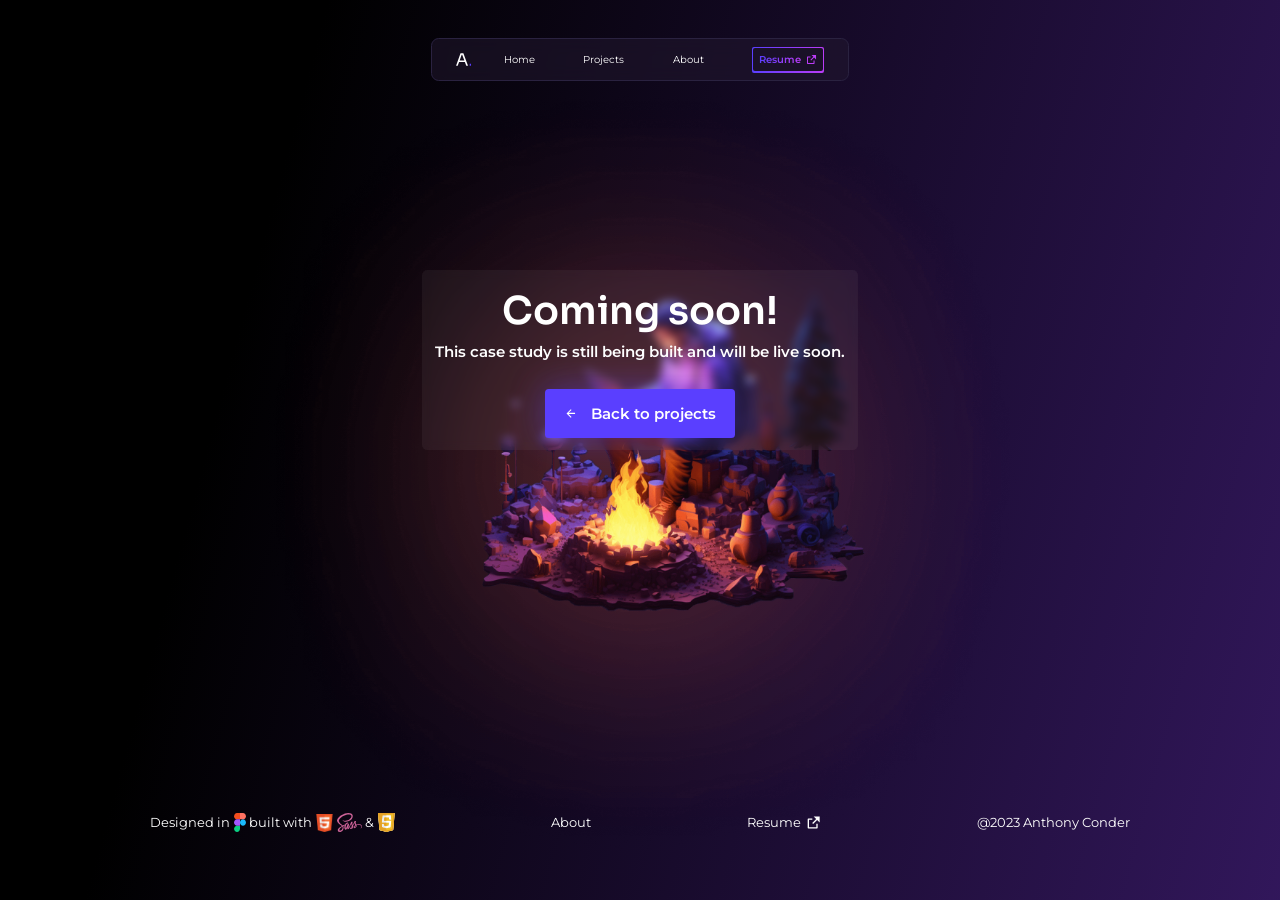
<file: soon.html>
﻿<!DOCTYPE html>
<html lang="en">

<head>
    <meta charset="UTF-8">
    <meta http-equiv="X-UA-Compatible" content="IE=edge">
    <meta name="viewport" content="width=device-width, initial-scale=1.0">
    <title>Coming soon 🔜</title>
    <link rel="stylesheet" href="./css/style.css">
    <link rel="preconnect" href="https://fonts.googleapis.com">
    <link rel="preconnect" href="https://fonts.gstatic.com" crossorigin>
    <link href="https://fonts.googleapis.com/css2?family=Sora:wght@100;200;300;400;500;600;700;800&display=swap"
        rel="stylesheet">
    <link
        href="https://fonts.googleapis.com/css2?family=Montserrat:ital,wght@0,100;0,200;0,300;0,400;0,500;0,600;0,700;0,800;0,900;1,100;1,200;1,300;1,400;1,500;1,600;1,700;1,800;1,900&display=swap"
        rel="stylesheet">
    <link
        href="https://fonts.googleapis.com/css2?family=Source+Code+Pro:wght@200;300;400;500;600;700;800;900&display=swap"
        rel="stylesheet">
    <link rel="icon" href="/assets/images/Logo.svg">
        <!-- <link rel="stylesheet" href="https://cdn.jsdelivr.net/npm/locomotive-scroll/dist/locomotive-scroll.min.css"> -->
</head>

<body class="body soon">
    <header>
        <div class="links-container">
            <a href="index.html"><svg viewBox="0 0 37 30" xmlns="http://www.w3.org/2000/svg">
                    <path class="whitebit"
                        d="M0.12 30L10.64 0.799999H17.28L28.12 30H24.08L14.28 3.36L16.2 4.32H11.48L13.52 3.36L4.04 30H0.12ZM6.4 21.28L7.72 17.76H20.32L21.64 21.28H6.4Z" />
                    <path class="bluebit" d="M32.1544 30V25.12H36.7944V30H32.1544Z" />
                </svg>                
            </a>
            <a class="header-link link-1" href="index.html">
                <svg viewBox="0 0 16 16" fill="none" xmlns="http://www.w3.org/2000/svg">
                    <path d="M14.7349 12.6665L8.57662 1.99995C8.51815 1.8986 8.43395 1.81444 8.33262 1.75593C8.01375 1.57184 7.60602 1.68108 7.42195 1.99995L1.2636 12.6665H0.666016V13.9998C5.5549 13.9998 10.4438 13.9998 15.3327 13.9998V12.6665H14.7349ZM5.06596 12.6666H2.80314L7.99928 3.66662L13.1954 12.6666H10.9327L7.99935 7.33317L5.06596 12.6666ZM7.99935 10.0999L9.41102 12.6665H6.58771L7.99935 10.0999Z" fill="white"/>
                    </svg>
                    
              <p>Home</p></a>

            <a class="header-link link-2" href="projects.html">
                <svg class="projects-svg" xmlns="http://www.w3.org/2000/svg" viewBox="0 0 24 24"><path d="M4 5V19H20V7H11.5858L9.58579 5H4ZM12.4142 5H21C21.5523 5 22 5.44772 22 6V20C22 20.5523 21.5523 21 21 21H3C2.44772 21 2 20.5523 2 20V4C2 3.44772 2.44772 3 3 3H10.4142L12.4142 5Z""></path></svg>
                    
              <p>Projects</p></a>
           
            <a class="header-link link-3" href="about.html">
                <svg viewBox="0 0 25 25" fill="none" xmlns="http://www.w3.org/2000/svg">
                    <g id="Frame" clip-path="url(#clip0_647_3966)">
                    <path id="Vector" d="M9.89892 22.6128C5.46228 21.5901 2.1543 17.6155 2.1543 12.8682C2.1543 7.34531 6.63145 2.86816 12.1543 2.86816C17.6771 2.86816 22.1543 7.34531 22.1543 12.8682C22.1543 17.6155 18.8463 21.5901 14.4097 22.6128L12.1543 24.8682L9.89892 22.6128ZM7.16603 19.1249C8.07877 19.8542 9.15863 20.3897 10.3482 20.6639L10.9074 20.7928L12.1543 22.0398L13.4012 20.7928L13.9604 20.6639C15.2288 20.3715 16.3726 19.7821 17.3219 18.9773C16.0508 17.676 14.2768 16.8682 12.314 16.8682C10.2781 16.8682 8.44513 17.7374 7.16603 19.1249ZM5.76992 17.6896C7.41074 15.9523 9.73576 14.8682 12.314 14.8682C14.7983 14.8682 17.0474 15.8747 18.6759 17.5022C19.6106 16.1867 20.1543 14.5823 20.1543 12.8682C20.1543 8.44988 16.5726 4.86816 12.1543 4.86816C7.73602 4.86816 4.1543 8.44988 4.1543 12.8682C4.1543 14.6646 4.75138 16.3404 5.76992 17.6896ZM12.1543 13.8682C9.94516 13.8682 8.1543 12.0773 8.1543 9.86816C8.1543 7.65902 9.94516 5.86816 12.1543 5.86816C14.3634 5.86816 16.1543 7.65902 16.1543 9.86816C16.1543 12.0773 14.3634 13.8682 12.1543 13.8682ZM12.1543 11.8682C13.2589 11.8682 14.1543 10.9728 14.1543 9.86816C14.1543 8.76359 13.2589 7.86816 12.1543 7.86816C11.0497 7.86816 10.1543 8.76359 10.1543 9.86816C10.1543 10.9728 11.0497 11.8682 12.1543 11.8682Z"/>
                    </g>
                    <defs>
                    <clipPath id="clip0_647_3966">
                    <rect width="24" height="24" fill="white" transform="translate(0.154297 0.868164)"/>
                    </clipPath>
                    </defs>
                    </svg>
                    
              <p>About</p></a>

            <a href="/assets/images/Anthony Conder resume UXUI Designer En.pdf" target="_blank" class="resume-button">
                <div class="text-wrapper">
                    <p>Resume</p>
                    <svg viewBox="0 0 17 17" xmlns="http://www.w3.org/2000/svg">
                        <g id="Frame">
                        <path id="Vector" d="M7.33366 4.5V5.83333H4.00033V13.1667H11.3337V9.83333H12.667V13.8333C12.667 14.2015 12.3685 14.5 12.0003 14.5H3.33366C2.96547 14.5 2.66699 14.2015 2.66699 13.8333V5.16667C2.66699 4.79848 2.96547 4.5 3.33366 4.5H7.33366ZM14.667 2.5V8.5L12.1377 5.97133L8.13839 9.9714L7.19559 9.0286L11.195 5.02867L8.66699 2.5H14.667Z"/>
                        </g>
                    </svg>   
                </div>
            </a>  

            <!-- <a class="header-link" href=""><svg xmlns="http://www.w3.org/2000/svg" width="37" height="36" viewBox="0 0 37 36" fill="none">
                <g filter="url(#filter0_d_733_21032)">
                  <path d="M17.1667 10V11.3333H13.8333V18.6667H21.1667V15.3333H22.5V19.3333C22.5 19.7015 22.2015 20 21.8333 20H13.1667C12.7985 20 12.5 19.7015 12.5 19.3333V10.6667C12.5 10.2985 12.7985 10 13.1667 10H17.1667ZM24.5 8V14L21.9707 11.4713L17.9714 15.4714L17.0286 14.5286L21.028 10.5287L18.5 8H24.5Z" fill="white"/>
                </g>
                <defs>
                  <filter id="filter0_d_733_21032" x="-1.5" y="-2" width="40" height="40" filterUnits="userSpaceOnUse" color-interpolation-filters="sRGB">
                    <feFlood flood-opacity="0" result="BackgroundImageFix"/>
                    <feColorMatrix in="SourceAlpha" type="matrix" values="0 0 0 0 0 0 0 0 0 0 0 0 0 0 0 0 0 0 127 0" result="hardAlpha"/>
                    <feOffset dy="4"/>
                    <feGaussianBlur stdDeviation="6"/>
                    <feColorMatrix type="matrix" values="0 0 0 0 0.235294 0 0 0 0 0.392157 0 0 0 0 0.968627 0 0 0 1 0"/>
                    <feBlend mode="normal" in2="BackgroundImageFix" result="effect1_dropShadow_733_21032"/>
                    <feBlend mode="normal" in="SourceGraphic" in2="effect1_dropShadow_733_21032" result="shape"/>
                  </filter>
                </defs>
              </svg><p>Resume</p></a>  -->

            <!-- <div class="toggle-switch">
                    <p>🌙</p>
                    <label onclick="toggleApp()" class="switch">
                        <input type="checkbox">
                        <span class="slider"></span>
                    </label>
                    <p>☀️</p>
            </div>
            <script>
                function toggleApp() {
                    var checkbox = document.querySelector('input[type="checkbox"]');
                    var element = document.body;
                
                    if (checkbox.checked) {
                    element.classList.add("light-mode");
                    } else {
                    element.classList.remove("light-mode");
                    }
                }
            </script> -->
        </div>      
    </header>

    <nav role="mobile-navigation">
        <div id="menuToggle">
          <input type="checkbox" />

          <span></span>
          <span></span>
          <span></span>
          
          <ul id="menu">
            <a href="index.html"><li>Home</li></a>
            <a href="projects.html"><li>Projects</li></a>
            <a href="about.html"><li>About</li></a>
          </ul>
        </div>
        <a href="index.html"><svg id="logo" viewBox="0 0 37 30" xmlns="http://www.w3.org/2000/svg">
            <path class="whitebit"
                d="M0.12 30L10.64 0.799999H17.28L28.12 30H24.08L14.28 3.36L16.2 4.32H11.48L13.52 3.36L4.04 30H0.12ZM6.4 21.28L7.72 17.76H20.32L21.64 21.28H6.4Z" />
            <path class="bluebit" d="M32.1544 30V25.12H36.7944V30H32.1544Z" />
        </svg>                
        </a>
      </nav>

    <div data-scroll-container class="background">
        <!-- <div id="particles-js"></div> -->
        <script src="particles.js"></script>

        <main class="commingsoon-main">
            <section class="page-title">
                <h1>
                    Coming soon!
                </h1>
                <h3>
                    This case study is still being built and will be live soon.
                </h3>
                <a class="primary-button" href="projects.html">
                    <svg viewBox="0 0 17 16" fill="none" xmlns="http://www.w3.org/2000/svg">
                        <g id="arrow_forward">
                        <path id="Vector" d="M8.50033 2.6665L7.56033 3.6065L11.2803 7.33317H3.16699V8.6665H11.2803L7.56033 12.3932L8.50033 13.3332L13.8337 7.99984L8.50033 2.6665Z" fill="white"/>
                        </g>
                    </svg>
                    <h3>Back to projects</h3>
                </a>
                <!-- <img src="/assets/images/comingsoonbg.png" alt=""> -->
        </main>

        <footer class="soon-footer">
            <section>
                <div class="footer-text-container">
                    <p>Designed in</p>
                    <svg width="12" height="19" viewBox="0 0 12 19" fill="none" xmlns="http://www.w3.org/2000/svg">
                        <g id="Figma svg" clip-path="url(#clip0_647_3349)">
                            <path id="Vector"
                                d="M6 9.49966C6 7.7686 7.32946 6.36523 8.96946 6.36523C10.6094 6.36523 11.9389 7.7686 11.9389 9.49966C11.9389 11.2308 10.6094 12.6341 8.96946 12.6341C7.32946 12.6341 6 11.2308 6 9.49966Z"
                                fill="#1ABCFE" />
                            <path id="Vector_2"
                                d="M0.0615234 15.7692C0.0615234 14.0381 1.39099 12.6348 3.03098 12.6348H6.00044V15.7692C6.00044 17.5003 4.67098 18.9036 3.03098 18.9036C1.39099 18.9036 0.0615234 17.5003 0.0615234 15.7692Z"
                                fill="#0ACF83" />
                            <path id="Vector_3"
                                d="M6 0.0966797V6.36552H8.96946C10.6095 6.36552 11.9389 4.9622 11.9389 3.23111C11.9389 1.50001 10.6095 0.0966797 8.96946 0.0966797H6Z"
                                fill="#FF7262" />
                            <path id="Vector_4"
                                d="M0.0615234 3.23111C0.0615234 4.9622 1.39099 6.36552 3.03098 6.36552H6.00044V0.0966797H3.03098C1.39099 0.0966797 0.0615234 1.50001 0.0615234 3.23111Z"
                                fill="#F24E1E" />
                            <path id="Vector_5"
                                d="M0.0615234 9.49966C0.0615234 11.2308 1.39099 12.6341 3.03098 12.6341H6.00044V6.36523H3.03098C1.39099 6.36523 0.0615234 7.7686 0.0615234 9.49966Z"
                                fill="#A259FF" />
                        </g>
                        <defs>
                            <clipPath id="clip0_647_3349">
                                <rect width="12" height="19" fill="white" />
                            </clipPath>
                        </defs>
                    </svg>
                    <p>built with</p>
                    <img src="/assets/images/HTML5_logo_and_wordmark 1.png" alt="">
                    <svg width="25" height="19" viewBox="0 0 25 19" fill="none" xmlns="http://www.w3.org/2000/svg">
                        <g clip-path="url(#clip0_675_3367)">
                            <path
                                d="M21.5135 10.9149C20.6394 10.9199 19.8826 11.1326 19.2478 11.4493C19.0135 10.9793 18.7791 10.5686 18.7401 10.2618C18.6961 9.90559 18.6424 9.68783 18.6961 9.26236C18.7498 8.83679 18.9939 8.23315 18.9939 8.18367C18.989 8.13914 18.9402 7.92143 18.4373 7.91648C17.9344 7.91153 17.4998 8.01544 17.451 8.14903C17.4021 8.28263 17.3045 8.5894 17.241 8.90606C17.1531 9.37117 16.2351 11.0188 15.7127 11.8847C15.5418 11.5483 15.3953 11.2514 15.366 11.0138C15.3221 10.6576 15.2683 10.4399 15.3221 10.0144C15.3758 9.58883 15.6199 8.98523 15.6199 8.93575C15.615 8.89122 15.5662 8.67351 15.0633 8.66856C14.5603 8.66361 14.1258 8.76752 14.077 8.90111C14.0282 9.03471 13.9744 9.35138 13.867 9.65815C13.7644 9.96492 12.5437 12.716 12.2264 13.4334C12.0652 13.7996 11.9237 14.0915 11.8211 14.2894C11.7185 14.4873 11.8162 14.3042 11.8064 14.324C11.7185 14.4923 11.6697 14.5863 11.6697 14.5863V14.5913C11.6014 14.715 11.5281 14.8337 11.4939 14.8337C11.4695 14.8337 11.4206 14.5022 11.5036 14.047C11.6843 13.092 12.1238 11.6027 12.1189 11.5483C12.1189 11.5236 12.2019 11.2613 11.8357 11.1277C11.4792 10.9941 11.3523 11.2168 11.323 11.2168C11.2937 11.2168 11.2693 11.296 11.2693 11.296C11.2693 11.296 11.6648 9.61866 10.5124 9.61866C9.78978 9.61866 8.79368 10.4153 8.30052 11.1426C7.98802 11.3158 7.32396 11.6819 6.62083 12.0728C6.35228 12.2213 6.07396 12.3796 5.81029 12.5231L5.75662 12.4636C4.36014 10.9545 1.77713 9.88575 1.88455 7.8571C1.92362 7.11987 2.17752 5.17533 6.84554 2.82013C10.6688 0.890439 13.7303 1.41987 14.2625 2.59747C15.0193 4.27976 12.6267 7.40684 8.65218 7.8571C7.13851 8.03028 6.34256 7.43653 6.14242 7.21388C5.93245 6.98132 5.90316 6.97143 5.82503 7.01596C5.69808 7.08523 5.7762 7.29304 5.82503 7.41674C5.94222 7.72846 6.4305 8.28263 7.26058 8.55971C7.98807 8.80216 9.76546 8.93575 11.9139 8.0946C14.3211 7.14955 16.201 4.52716 15.6493 2.33523C15.0877 0.10372 11.4354 -0.628572 7.98324 0.613355C5.92752 1.35554 3.70096 2.51336 2.0994 4.03237C0.195101 5.83341 -0.107634 7.40684 0.0193196 8.05997C0.463704 10.3904 3.6326 11.9094 4.90213 13.0326C4.83866 13.0672 4.78006 13.1018 4.72635 13.1316C4.09159 13.4482 1.67459 14.7298 1.06912 16.0854C0.385531 17.6193 1.17655 18.7227 1.70389 18.8712C3.33475 19.3313 5.00467 18.505 5.90799 17.1443C6.80638 15.7837 6.69901 14.0173 6.28397 13.2108L6.26927 13.1811L6.76732 12.8842C7.08963 12.6912 7.40702 12.5131 7.68529 12.3597C7.52909 12.7901 7.41673 13.2998 7.35819 14.042C7.28983 14.9128 7.64139 16.0409 8.10526 16.4862C8.31034 16.6791 8.55448 16.6841 8.70584 16.6841C9.24295 16.6841 9.48709 16.2338 9.75565 15.6946C10.0877 15.0365 10.3806 14.2745 10.3806 14.2745C10.3806 14.2745 10.0144 16.3378 11.0154 16.3378C11.3816 16.3378 11.7478 15.8578 11.9139 15.6104V15.6154C11.9139 15.6154 11.9236 15.6005 11.9431 15.5659C11.9636 15.5352 11.9832 15.5039 12.0017 15.4719V15.4621C12.1482 15.2048 12.4754 14.616 12.9637 13.6412C13.5935 12.3844 14.199 10.811 14.199 10.811C14.199 10.811 14.2576 11.1969 14.4383 11.8303C14.5456 12.2064 14.78 12.617 14.9607 13.0178C14.8142 13.2256 14.7263 13.3444 14.7263 13.3444L14.7312 13.3493C14.614 13.5077 14.4822 13.676 14.3455 13.8441C13.8474 14.4478 13.2517 15.1356 13.1736 15.3335C13.0808 15.566 13.1004 15.7392 13.281 15.8778C13.4129 15.9767 13.6473 15.9965 13.8963 15.9767C14.3455 15.947 14.658 15.8332 14.8142 15.7639C15.0584 15.6749 15.3367 15.5413 15.6053 15.3434C16.0935 14.9773 16.3914 14.4577 16.3621 13.765C16.3474 13.384 16.2254 13.008 16.074 12.6517C16.118 12.5874 16.1619 12.523 16.2058 12.4538C16.9773 11.3108 17.573 10.0541 17.573 10.0541C17.573 10.0541 17.6316 10.44 17.8123 11.0733C17.905 11.395 18.0906 11.7463 18.2566 12.0927C17.534 12.6914 17.0799 13.3841 16.9236 13.8393C16.6355 14.6804 16.8601 15.0614 17.2849 15.1505C17.4753 15.1901 17.7488 15.101 17.9538 15.0119C18.2077 14.9278 18.5154 14.7843 18.7986 14.5716C19.2869 14.2054 19.7556 13.6958 19.7312 13.008C19.7166 12.6914 19.6336 12.3796 19.5213 12.0828C20.1365 11.8255 20.9324 11.677 21.9431 11.8007C24.116 12.058 24.5457 13.4336 24.4627 14.0075C24.3797 14.5815 23.9256 14.8981 23.7742 14.9971C23.6228 15.0911 23.574 15.1258 23.5887 15.195C23.6082 15.299 23.6765 15.294 23.8084 15.2742C23.989 15.2445 24.951 14.8042 24.99 13.7454C25.0486 12.3845 23.7742 10.9001 21.5135 10.9149ZM4.75565 16.6397C4.03787 17.4363 3.02713 17.7381 2.59744 17.4808C2.13358 17.2087 2.31419 16.036 3.19803 15.1899C3.73514 14.6753 4.43338 14.2003 4.89237 13.9084C4.99491 13.8441 5.15116 13.7501 5.3367 13.6363C5.366 13.6165 5.38553 13.6066 5.38553 13.6066C5.41971 13.5868 5.45877 13.5621 5.49784 13.5373C5.82498 14.7446 5.51248 15.8035 4.75565 16.6397ZM10.0047 13.0227C9.75565 13.6412 9.2283 15.2295 8.91092 15.1404C8.63744 15.0662 8.47147 13.8639 8.85716 12.6764C9.05247 12.0776 9.46751 11.3652 9.71165 11.088C10.1072 10.6427 10.5368 10.4943 10.6443 10.6774C10.7713 10.9149 10.1609 12.6368 10.0047 13.0227ZM14.3357 15.1206C14.2283 15.1751 14.1306 15.2147 14.0867 15.185C14.0525 15.1652 14.1306 15.091 14.1306 15.091C14.1306 15.091 14.6726 14.5022 14.8874 14.2301C15.0095 14.0718 15.156 13.8887 15.3122 13.6809V13.7402C15.3123 14.4527 14.6385 14.9277 14.3357 15.1206ZM17.6755 14.3488C17.5974 14.2894 17.6072 14.1063 17.8708 13.5324C17.9734 13.3048 18.2077 12.9238 18.613 12.5626C18.6619 12.711 18.6912 12.8545 18.6863 12.9881C18.6814 13.8787 18.0564 14.2102 17.6755 14.3488Z"
                                fill="#CF649A" />
                        </g>
                        <defs>
                            <clipPath id="clip0_675_3367">
                                <rect width="25" height="19" fill="white" />
                            </clipPath>
                        </defs>
                    </svg>
                    <p>&</p>
                    <svg width="17" height="19" viewBox="0 0 17 19" fill="none" xmlns="http://www.w3.org/2000/svg">
                        <g clip-path="url(#clip0_663_3360)">
                            <path
                                d="M0.0556641 0L0.058302 0.211033C0.0597556 0.327101 0.396023 4.17004 0.805572 8.75085L1.5502 17.0796L4.89697 18.0167C6.73769 18.532 8.28172 18.9563 8.32815 18.9596C8.37458 18.9628 9.939 18.5428 11.8047 18.0262C14.7959 17.198 15.1997 17.0733 15.2211 16.9707C15.2509 16.8279 16.7157 0.303416 16.7142 0.12662L16.7132 0H8.38437H0.0556641Z"
                                fill="white" />
                            <path
                                d="M4.9241 18.0727L1.54757 17.1289L1.50345 16.8791C1.46423 16.6571 0 0.303165 0 0.0870836C0 0.00887859 0.854921 0 8.38504 0C16.3335 0 16.77 0.00512676 16.7694 0.0984818C16.7668 0.501696 15.2512 17.0722 15.2139 17.1052C15.1669 17.1469 8.63155 18.9676 8.41318 18.9999C8.35127 19.009 6.78119 18.5918 4.9241 18.0727ZM10.5141 14.7378C11.649 14.4248 12.5939 14.1526 12.6139 14.1329C12.634 14.1131 12.7668 12.7675 12.9091 11.1425C13.0514 9.51758 13.1821 8.08045 13.1997 7.9489L13.2316 7.70973H10.7802H8.32876V8.75083V9.79192H9.65231H10.9759L10.9495 9.91854C10.935 9.98818 10.8788 10.5866 10.8244 11.2485C10.7669 11.9497 10.6986 12.4788 10.6609 12.5165C10.6253 12.5522 10.086 12.7173 9.46243 12.8835L8.32876 13.1857V14.2463C8.32876 14.9702 8.34811 15.3069 8.38972 15.3069C8.42325 15.3069 9.37923 15.0508 10.5141 14.7378ZM13.1994 6.40133C13.1622 6.12558 12.8308 2.42704 12.8308 2.28758C12.8308 2.20288 12.636 2.19474 10.6079 2.19474H8.38504V3.28341V4.37207L9.38393 4.41057C9.93331 4.43174 10.5115 4.46397 10.6688 4.48218L10.9547 4.5153L11.0241 5.36687C11.0623 5.83523 11.1078 6.3134 11.1252 6.42947L11.1569 6.6405H12.1943H13.2316L13.1994 6.40133Z"
                                fill="#EAEBEC" />
                            <path
                                d="M4.89698 18.0166L1.55022 17.0796L0.805585 8.75083C0.396035 4.17001 0.0597598 0.327101 0.0583062 0.211033L0.0556641 0H8.38442H16.7132L16.7143 0.12662C16.7158 0.303416 15.2509 16.8279 15.2211 16.9707C15.1997 17.0733 14.7959 17.198 11.8047 18.0263C9.93902 18.5428 8.37458 18.9628 8.32815 18.9596C8.28172 18.9563 6.73769 18.532 4.89698 18.0166ZM10.516 14.7776C11.673 14.456 12.636 14.1662 12.656 14.1338C12.6761 14.1013 12.8143 12.6869 12.9632 10.9907C13.112 9.2945 13.246 7.86238 13.2609 7.80821C13.2865 7.71517 13.0896 7.70973 9.69385 7.70973H6.09973L6.25275 6.09181C6.33692 5.20196 6.4078 4.47159 6.41028 4.46878C6.41276 4.46596 6.94026 4.44913 7.5825 4.43138C8.6356 4.40228 10.8073 4.48629 10.8799 4.55894C10.9071 4.58608 11.0856 6.33796 11.0856 6.57711C11.0856 6.69503 11.1016 6.69677 12.1761 6.69677H13.2666L13.2409 6.4576C13.2267 6.32606 13.1344 5.30677 13.0356 4.19252L12.856 2.1666L8.65058 2.15218C5.30492 2.1407 4.44505 2.1522 4.44468 2.20845C4.44439 2.24734 4.41991 2.49441 4.39019 2.75749C4.31828 3.39412 3.76984 9.54526 3.76984 9.71514V9.8482H7.34828H10.9267L10.8948 10.0592C10.8773 10.1753 10.8216 10.7641 10.7712 11.3676C10.7208 11.9712 10.6632 12.4806 10.6434 12.4997C10.591 12.55 8.48582 13.1124 8.35455 13.1111C8.2936 13.1105 7.74992 12.9749 7.14637 12.8097L6.049 12.5093L6.00875 12.0369C5.98662 11.7772 5.95295 11.4063 5.93393 11.2129L5.89935 10.8612H4.83459H3.76984L3.7722 11.0722C3.77661 11.4668 4.03252 14.1252 4.06969 14.1624C4.11267 14.2053 8.20223 15.3549 8.32815 15.3594C8.37458 15.3611 9.35913 15.0993 10.516 14.7776Z"
                                fill="#F0BE25" />
                            <path
                                d="M4.89698 18.0166L1.55022 17.0796L0.805585 8.75083C0.396035 4.17001 0.0597598 0.327101 0.0583062 0.211033L0.0556641 0H8.38442H16.7132L16.7143 0.12662C16.7158 0.303416 15.2509 16.8279 15.2211 16.9707C15.1997 17.0733 14.7959 17.198 11.8047 18.0263C9.93902 18.5428 8.37458 18.9628 8.32815 18.9596C8.28172 18.9563 6.73769 18.532 4.89698 18.0166ZM11.1382 16.7631C12.6105 16.3568 13.8427 15.996 13.8765 15.9611C13.9291 15.9069 15.2006 1.97158 15.1954 1.50537L15.1938 1.35061H11.7891H8.38443V1.74454V2.13847H6.41479C4.87684 2.13847 4.44504 2.15388 4.44468 2.20881C4.44439 2.2475 4.41991 2.49441 4.39019 2.75749C4.31828 3.39412 3.76984 9.54526 3.76984 9.71514V9.8482H6.07713H8.38442V11.4802C8.38442 12.7488 8.36876 13.1119 8.31408 13.1111C8.27539 13.1105 7.74992 12.9749 7.14637 12.8097L6.049 12.5093L6.00875 12.0369C5.98662 11.7772 5.95295 11.4063 5.93393 11.2129L5.89935 10.8612H4.83459H3.76984L3.7722 11.0722C3.77894 11.6758 4.04006 14.1397 4.1013 14.1776C4.13853 14.2006 5.11746 14.4819 6.2767 14.8027L8.38442 15.3859V16.4438C8.38442 17.0256 8.40177 17.5017 8.42296 17.5017C8.44415 17.5017 9.66603 17.1693 11.1382 16.7631ZM6.24682 6.10694C6.32773 5.2254 6.40495 4.49416 6.41842 4.48197C6.4319 4.46978 6.87976 4.44771 7.41367 4.43294L8.38442 4.40608V6.05791V7.70973H7.24208H6.09973L6.24682 6.10694Z"
                                fill="#E4A126" />
                        </g>
                        <defs>
                            <clipPath id="clip0_663_3360">
                                <rect width="16.7694" height="19" fill="white" />
                            </clipPath>
                        </defs>
                    </svg>
                </div>

                <a href="about.html">
                    <p>About</p>
                </a>

                <a class="footer-resume-link" href="/assets/images/Anthony Conder resume UXUI Designer En.pdf" target="_blank">
                    <p>Resume</p><svg width="17" height="17" viewBox="0 0 17 17" fill="none"
                        xmlns="http://www.w3.org/2000/svg">
                        <g id="Frame">
                            <path id="Vector"
                                d="M7.33366 4.5V5.83333H4.00033V13.1667H11.3337V9.83333H12.667V13.8333C12.667 14.2015 12.3685 14.5 12.0003 14.5H3.33366C2.96547 14.5 2.66699 14.2015 2.66699 13.8333V5.16667C2.66699 4.79848 2.96547 4.5 3.33366 4.5H7.33366ZM14.667 2.5V8.5L12.1377 5.97133L8.13839 9.9714L7.19559 9.0286L11.195 5.02867L8.66699 2.5H14.667Z"
                                fill="white" />
                        </g>
                    </svg>
                </a>
                <p>@2023 Anthony Conder</p>
          </section>
        </footer>

        <!-- LocomotiveScroll -->
        <!-- <script src="https://cdn.jsdelivr.net/npm/locomotive-scroll/dist/locomotive-scroll.min.js"></script>
        <script>
            const scroll = new LocomotiveScroll({
                el: document.querySelector('[data-scroll-container]'),
                smooth: true, // Enable smooth scrolling
                // Add more options as needed
            });
        </script> -->
        <script src="app.js"></script>
        <script>
            // JavaScript to trigger a click on Alpha chip when the page loads
            window.addEventListener('DOMContentLoaded', (event) => {
                document.getElementById('chip1').click();
            });
        </script>

    </div>

</body>

</html>
</file>
<file: css/style.css>
/*
  1. Use a more-intuitive box-sizing model.
*/
*, *::before, *::after {
  box-sizing: border-box;
}

/*
  2. Remove default margin
*/
* {
  margin: 0;
}

/*
  3. Allow percentage-based heights in the application
*/
html, body {
  height: 100%;
  overflow-x: hidden;
  position: relative;
}

/*
  Typographic tweaks!
  4. Add accessible line-height
  5. Improve text rendering
*/
body {
  line-height: 1.5;
  -webkit-font-smoothing: antialiased;
}

/*
  6. Improve media defaults
*/
img, picture, video, canvas, svg {
  display: block;
  max-width: 100%;
}

/*
  7. Remove built-in form typography styles
*/
input, button, textarea, select {
  font: inherit;
}

/*
  8. Avoid text overflows
*/
p, h1, h2, h3, h4, h5, h6 {
  overflow-wrap: break-word;
}

/*
  9. Create a root stacking context
*/
#root, #__next {
  isolation: isolate;
}

h1 {
  font-family: Sora;
  font-size: 3vw;
  font-weight: 600;
  letter-spacing: 0em;
  color: white;
}

h2 {
  font-family: Sora;
  font-size: 2vw;
  font-weight: 300;
  line-height: 2.5vw;
  letter-spacing: 0em;
  color: white;
}

h3 {
  font-family: Montserrat;
  font-size: 1.2vw;
  font-weight: 600;
  letter-spacing: 0em;
  text-align: left;
  color: white;
}

p {
  font-family: Montserrat;
  font-size: 1vw;
  font-weight: 400;
  letter-spacing: 0em;
  color: white;
}

.tag-bold {
  font-family: Source Code Pro;
  font-size: 1.1vw;
  font-weight: 700;
  letter-spacing: 0em;
  color: white;
}

.tag-regular {
  font-family: Source Code Pro;
  font-size: 0.8vw;
  font-weight: 400;
  letter-spacing: 0em;
  color: white;
  white-space: nowrap;
}

.label {
  font-family: Source Code Pro;
  font-size: 0.6vw;
  font-weight: 700;
  line-height: 1.5vw;
  letter-spacing: 0em;
  color: #5A3FFF;
}

@media (max-width: 768px) {
  h1 {
    font-family: Sora;
    font-size: 10vw;
    font-weight: 600;
    letter-spacing: 0em;
    color: white;
  }
  h2 {
    font-family: Sora;
    font-size: 6vw;
    font-weight: 500;
    line-height: 6.5vw;
    letter-spacing: 0em;
    color: white;
  }
  h3 {
    font-family: Montserrat;
    font-size: 4.5vw;
    font-weight: 500;
    letter-spacing: 0em;
    text-align: left;
    color: white;
  }
  p {
    font-family: Montserrat;
    font-size: 3.5vw;
    font-weight: 400;
    line-height: normal;
    letter-spacing: 0em;
    color: white;
  }
  .label {
    font-family: Source Code Pro;
    font-size: 4.2vw !important;
    font-weight: 500;
    line-height: 1.5vw;
    letter-spacing: 0em;
    color: #5A3FFF;
  }
  .tag-regular {
    font-family: Source Code Pro;
    font-size: 3vw;
    font-weight: 400;
    letter-spacing: 0em;
    color: white;
    white-space: nowrap;
  }
}
::-moz-selection { /* Code for Firefox */
  color: white;
  background: #5A3FFF;
}

::selection {
  color: white;
  background: #5A3FFF;
}

.primary-button {
  z-index: 1;
  display: flex;
  flex-direction: row;
  justify-content: center;
  align-items: center;
  padding: 1vw 1.5vw;
  width: fit-content;
  height: fit-content;
  color: #ffffff;
  text-decoration: none;
  background: #5A3FFF;
  box-shadow: 0vw 0vw 2.7vw rgba(90, 63, 255, 0.41);
  border-radius: 0.3vw;
  transition: 0.3s;
}
.primary-button svg {
  height: 1vw !important;
}
.primary-button .folder-open {
  display: none;
}
.primary-button p {
  width: 100%;
  font-size: 1vw;
}
.primary-button:hover {
  background: rgb(111.9140625, 88.5, 255);
  transition: 0.3s;
  transform: translatey(3px);
}
.primary-button:hover .folder-closed {
  display: none;
}
.primary-button:hover .folder-open {
  display: flex;
}

.secondary-button {
  z-index: 1;
  display: flex;
  flex-direction: row;
  justify-content: center;
  align-items: center;
  padding: 1vw 1.5vw;
  gap: 0.6vw;
  width: fit-content;
  height: fit-content;
  border: 0.07vw solid #ffffff;
  border-radius: 0.3vw;
  transition: 0.3s;
  text-decoration: none !important;
}
.secondary-button a p {
  width: max-content;
  font-size: 0.8vw;
  color: #ffffff !important;
}
.secondary-button:hover {
  background: rgba(255, 255, 255, 0.245);
  transition: 0.3s;
  transform: translatey(3px);
}

.project-button {
  z-index: 1;
  display: flex;
  flex-direction: row;
  justify-content: center;
  align-items: center;
  padding: 0.5vw 1.5vw;
  gap: 0.6vw;
  width: 100% !important;
  height: fit-content;
  color: #ffffff;
  text-decoration: none;
  border-radius: 0.3vw;
  transition: 0.3s;
  text-align: center;
}
.project-button svg {
  height: 1.2vw;
  fill: white;
}
.project-button .book-opened {
  display: none;
}
.project-button:hover {
  background: rgb(111.9140625, 88.5, 255);
  transition: 0.3s;
  transform: translatey(3px);
}
.project-button:hover .book-closed {
  display: none;
}
.project-button:hover .book-opened {
  display: flex;
}

.resume-button {
  margin-left: 1.5vw;
  display: flex;
  padding: 0.1vw;
  justify-content: center;
  align-items: center;
  gap: 0.3vw;
  border-radius: 0.15vw;
  background: linear-gradient(90deg, #5A3FFF 0%, #BB3CF7 100%);
  text-decoration: none;
  transition: 0.3s;
}
.resume-button .text-wrapper {
  display: flex;
  padding: 0.3vw 0.46vw 0.3vw 0.46vw;
  justify-content: center;
  align-items: center;
  gap: 0.3vw;
  border-radius: 0.15vw;
  background: #1A1128;
  transition: 0.3s;
}
.resume-button .text-wrapper p {
  transition: 0.3s;
  background: linear-gradient(90deg, #5A3FFF 0%, #BB3CF7 100%);
  background-clip: text;
  -webkit-background-clip: text;
  -webkit-text-fill-color: transparent;
  font-size: 0.8vw !important;
  font-weight: 600;
}
.resume-button .text-wrapper svg {
  transition: 0.3s;
  fill: #BB3CF7;
}
.resume-button .text-wrapper:hover {
  transition: 0.3s;
  background: linear-gradient(90deg, #5A3FFF 0%, #BB3CF7 100%);
}
.resume-button .text-wrapper:hover p {
  transition: 0.3s;
  background: white;
  background-clip: text;
  -webkit-background-clip: text;
  -webkit-text-fill-color: transparent;
}
.resume-button .text-wrapper:hover svg {
  transition: 0.3s;
  fill: white;
}

.text-button {
  padding: 0;
  background: none;
  border: none;
  transition: 0.3s;
}
.text-button a {
  transition: 0.5s;
  font-family: Montserrat;
  font-size: 1vw;
  text-decoration: none;
  font-weight: 400;
  color: #ffffff;
  display: flex;
  align-items: center;
  width: fit-content;
}
.text-button a svg {
  height: 1.2vw !important;
  fill: #ffffff;
  transition: 0.3s;
}
.text-button a:hover {
  color: #5A3FFF;
  transition: 0.3s;
}
.text-button a:hover svg {
  fill: #5A3FFF;
  transform: translateX(0.3vw);
  transition: 0.3s;
}

.switch {
  position: relative;
  display: inline-block;
  width: 3.6vw;
  height: 1.8vw;
  /* Hide default HTML checkbox */
}
.switch .switch input {
  opacity: 0;
  width: 0;
  height: 0;
}
.switch {
  /* The slider */
}
.switch .slider {
  border-radius: 0.3vw;
  position: absolute;
  cursor: pointer;
  top: 0;
  left: 0;
  right: 0;
  bottom: 0;
  background-color: #ccc;
  -webkit-transition: 0.4s;
  transition: 0.4s;
}
.switch .slider:before {
  border-radius: 0.3vw;
  position: absolute;
  content: "";
  height: 1.2vw;
  width: 1.4vw;
  left: 0.3vw;
  bottom: 0.3vw;
  background-color: white;
  -webkit-transition: 0.4s;
  transition: 0.4s;
}
.switch input:checked + .slider {
  background-color: #5A3FFF;
}
.switch input:focus + .slider {
  box-shadow: 0 0 1px #5A3FFF;
}
.switch input:checked + .slider:before {
  -webkit-transform: translateX(1.6vw);
  -ms-transform: translateX(1.6vw);
  transform: translateX(1.6vw);
  content: "";
}

.chip {
  z-index: 100 !important;
  display: inline-flex;
  align-items: center;
  background-color: transparent; /* Transparent background */
  border: 2px solid #fff; /* White stroke */
  border-radius: 16px;
  padding: 8px 16px; /* Adjusted padding */
  margin: 4px; /* Add some margin between chips */
  cursor: pointer;
  user-select: none;
  transition: background-color 0.3s, border-color 0.3s, color 0.3s;
  font-family: Montserrat;
  font-size: 1vw;
  font-weight: 500;
}
.chip:hover {
  background-color: rgba(255, 255, 255, 0.129); /* Slight gray on hover */
}
.chip.selected {
  background-color: #fff; /* White background for selected chips */
  border-color: #fff; /* White border for selected chips */
  color: #000; /* Black text for selected chips */
}
.chip.selected .chip-label {
  margin-left: 8px; /* Add 8px spacing between the check and text */
  color: #000; /* Black text for selected chips */
}
.chip.selected .check-icon {
  fill: #000; /* Black checkmark for selected chips */
  display: block; /* Display the checkmark for selected chips */
}
.chip .chip-label {
  color: #fff; /* White text for unselected chips */
}
.chip .check-icon {
  width: 24px;
  height: 24px;
  display: none; /* Initially, hide the checkmark icon */
  fill: #fff; /* White checkmark for unselected chips */
}

.message-box {
  z-index: 2;
  position: absolute;
  visibility: hidden;
  width: fit-content;
  color: white;
  padding: 0.5vw;
  border-radius: 0px 4px 4px 4px;
  border: 1px solid #4E4C4C;
  background: #453E41;
}

.reveal {
  position: absolute;
  padding: 0vw 0.7vw;
  border-radius: 224px;
  background: rgba(166, 157, 157, 0.3);
  box-shadow: 0px 4px 20px 0px #000;
  backdrop-filter: blur(4.5px);
  font-size: 1.5vw;
  color: white;
  transition: 0.3s;
}
.reveal:hover {
  cursor: pointer;
  background: #5A3FFF;
  transition: 0.3s;
}
.reveal:hover + .message-box {
  visibility: visible;
}

.github-button {
  margin-top: 1vw;
  display: flex;
  gap: 0.5vw;
  width: fit-content;
}
.github-button svg {
  width: 1.5vw;
}
.github-button {
  padding: 1vw;
  border: solid 1px white;
  background: rgba(255, 255, 255, 0.09);
  border-radius: 0.5vw;
  text-decoration: none;
  transition: 0.3s;
}
.github-button:hover {
  background: rgba(255, 255, 255, 0.242);
  transition: 0.3s;
}

.project-buttons-footer {
  display: flex;
  justify-content: space-between;
  width: 100%;
  padding: 2vw 9.5vw 4vw 9.5vw;
}
.project-buttons-footer .flip-arrow {
  transform: rotate(180deg);
}
.project-buttons-footer .secondary-button {
  display: flex;
  gap: 1vw;
  align-items: center;
}
.project-buttons-footer .secondary-button svg {
  fill: white;
}

.project-navigation-button {
  display: flex;
  justify-content: center;
  align-items: center;
  width: 18.5vw;
  gap: 1vw;
  padding: 1vw;
  border-radius: 0.2vw;
  border: 0.04vw solid rgba(255, 204, 106, 0.16);
  background: rgba(255, 204, 106, 0.1);
  text-decoration: none !important;
  transition: 0.3s;
}
.project-navigation-button p {
  color: #FFCC6A;
}
.project-navigation-button .icon-wrapper {
  padding: 1vw;
  border-radius: 0.2vw;
  background: rgba(255, 204, 106, 0.1);
}
.project-navigation-button .icon-wrapper svg {
  fill: #FFCC6A;
  height: 1.5vw;
}
.project-navigation-button .icon-wrapper .icon-start {
  display: flex;
}
.project-navigation-button .icon-wrapper .icon-end {
  display: none;
}
.project-navigation-button:hover {
  transition: 0.3s;
  border-radius: 0.2vw;
  border: 0.04vw solid rgba(255, 204, 106, 0.16);
  background: rgba(255, 204, 106, 0.2);
  box-shadow: 0px 4px 42px 0px rgba(255, 204, 106, 0.2);
}
.project-navigation-button:hover .icon-start {
  display: none;
}
.project-navigation-button:hover .icon-end {
  display: flex;
}

.accordion {
  width: 100%;
  margin: 1vw auto;
  display: flex;
  flex-direction: column;
  gap: 1vw;
}
.accordion .section {
  border-radius: 0.2vw;
  border: 0.04vw solid rgba(255, 204, 106, 0.16);
}
.accordion .section .section-header {
  display: flex;
  align-items: center;
  border-radius: 0.2vw;
  padding: 10px;
  font-weight: bold;
  cursor: pointer;
  background: rgba(255, 204, 106, 0.1);
}
.accordion .section .section-header p {
  padding: 1vw;
  color: #FFCC6A;
}
.accordion .section .section-header svg {
  height: 1vw;
  fill: #FFCC6A;
}
.accordion .section .section-content {
  max-height: 0;
  overflow: hidden;
  transition: max-height 0.3s ease;
}
.accordion .section .section-content .content-inner {
  padding: 1vw;
}
.accordion .section.active .section-content {
  max-height: 200px;
  transition: max-height 0.3s ease;
}

.solution-pill {
  background: rgba(255, 204, 106, 0.1);
  width: fit-content;
  border-radius: 0.2vw;
  padding: 0.4vw;
}
.solution-pill p {
  color: #FFCC6A;
}

@media (max-width: 768px) {
  .primary-button {
    width: 100%;
    padding: 3vw;
    gap: 2vw;
    border-radius: 1vw;
  }
  .primary-button svg {
    height: 5vw !important;
  }
  .secondary-button {
    width: 100%;
    padding: 3vw 3vw;
    gap: 0.6vw;
    border: none;
    border-radius: 1vw;
  }
  .chips-wrapper {
    width: 100vw; /* Adjust this width as needed */
    padding-left: 0vw !important;
  }
  .chips-wrapper .chips-container {
    -webkit-overflow-scrolling: touch; /* Smooth scrolling on iOS */
    scrollbar-width: none; /* Hide the scrollbar on Firefox */
    -ms-overflow-style: none; /* Hide the scrollbar on IE/Edge */
    overflow-x: auto; /* Enable horizontal scrolling */
    padding-left: 8vw;
    padding-right: 13vw;
    padding-bottom: 8vw;
  }
  .chips-wrapper .chips-container::-webkit-scrollbar {
    width: 0px; /* Hide the scrollbar on Webkit browsers */
  }
  .chips-wrapper .chips-container .chip {
    margin-right: 10px; /* Add some spacing between chips */
    border: 0.4vw solid #fff; /* White stroke */
    border-radius: 2vw;
    height: fit-content;
    margin: 1vw; /* Add some margin between chips */
    font-size: 4vw;
  }
  .chips-wrapper .chips-container .chip.selected .chip-label {
    margin-left: 1vw; /* Add 8px spacing between the check and text */
  }
  .chips-wrapper .chips-container .chip .check-icon {
    margin-left: -2vw;
    height: 4vw;
    display: none; /* Initially, hide the checkmark icon */
    fill: #fff; /* White checkmark for unselected chips */
  }
  .github-button {
    width: 100%;
    align-items: center;
    justify-content: center;
    padding: 4vw;
    border-radius: 1vw;
  }
  .github-button svg {
    width: 5vw !important;
  }
  .project-navigation-button {
    display: flex;
    flex-direction: column;
    justify-content: center;
    align-items: center;
    width: 100%;
    gap: 1vw;
    padding: 2vw;
    border-radius: 1vw;
    border: 0.04vw solid rgba(255, 204, 106, 0.16);
    background: rgba(255, 204, 106, 0.1);
    text-decoration: none !important;
    transition: 0.3s;
  }
  .project-navigation-button p {
    font-size: 3vw !important;
    color: #FFCC6A;
  }
  .project-navigation-button .icon-wrapper {
    padding: 1vw;
    border-radius: 0.2vw;
    background: rgba(255, 204, 106, 0.1);
  }
  .project-navigation-button .icon-wrapper svg {
    fill: #FFCC6A;
    height: 3vw;
  }
  .project-navigation-button .icon-wrapper .icon-start {
    display: flex;
  }
  .project-navigation-button .icon-wrapper .icon-end {
    display: none;
  }
  .project-navigation-button:hover {
    transition: 0.3s;
    border-radius: 0.2vw;
    border: 0.04vw solid rgba(255, 204, 106, 0.16);
    background: rgba(255, 204, 106, 0.2);
    box-shadow: 0px 4px 42px 0px rgba(255, 204, 106, 0.2);
  }
  .project-navigation-button:hover .icon-start {
    display: none;
  }
  .project-navigation-button:hover .icon-end {
    display: flex;
  }
  .accordion {
    width: 100%;
    margin: 1vw auto;
    display: flex;
    flex-direction: column;
    gap: 2vw;
  }
  .accordion .section {
    border-radius: 0.2vw;
    border: 0.04vw solid rgba(255, 204, 106, 0.16);
  }
  .accordion .section .section-header {
    display: flex;
    align-items: center;
    border-radius: 0.2vw;
    padding: 10px;
    font-weight: bold;
    cursor: pointer;
    background: rgba(255, 204, 106, 0.1);
  }
  .accordion .section .section-header p {
    padding: 1vw;
    color: #FFCC6A;
  }
  .accordion .section .section-header svg {
    height: 3vw;
    fill: #FFCC6A;
  }
  .accordion .section .section-content {
    max-height: 0;
    overflow: hidden;
    transition: max-height 0.3s ease;
  }
  .accordion .section .section-content .content-inner {
    padding: 2vw;
  }
  .accordion .section.active .section-content {
    max-height: 200px;
    transition: max-height 0.3s ease;
  }
}
.skill-card {
  display: flex;
  width: 24vw;
  padding: 2.5vw 6.2vw 2.5vw 5vw;
  flex-direction: column;
  justify-content: center;
  align-items: flex-start;
  gap: 0.3vw;
  border-radius: 0.6vw;
  border: 0.07vw solid #2A2240;
  background: rgba(26, 9, 38, 0.6);
  backdrop-filter: blur(0.7vw);
}
.skill-card svg {
  fill: white;
  height: 1.8vw;
  width: auto;
}
.skill-card h3 {
  color: #FFFFFF;
  text-align: center;
}
.skill-card p {
  color: #656565;
}
.skill-card:hover {
  border: 0.07vw solid #5A3FFF;
  transition: 0.5s ease-in-out;
}

.project-card {
  position: relative;
  display: flex;
  width: 18vw !important;
  height: 30vw;
  padding: 1.25vw;
  flex-direction: column;
  justify-content: space-between;
  align-items: flex-start;
  border-radius: 0.6vw;
  border: 0.07vw solid #2A2240;
  background: #1E0C30;
  box-shadow: 0vw 0vw 0vw 0vw rgba(0, 0, 0, 0.1), 0px 1px 2px 0px rgba(0, 0, 0, 0.1), 0px 4px 4px 0px rgba(0, 0, 0, 0.09), 0px 8px 5px 0px rgba(0, 0, 0, 0.05), 0px 14px 6px 0px rgba(0, 0, 0, 0.01), 0px 22px 6px 0px rgba(0, 0, 0, 0);
  backdrop-filter: blur(0.7vw);
  transition: 0.3s;
}
.project-card:hover {
  background: #2A1044;
  transform: translateY(4px);
  transition: 0.3s ease-in-out;
  border: 1px solid rgba(53, 41, 89, 0.8156862745);
}
.project-card img {
  width: 100%;
  height: auto;
}
.project-card .coming-soon-wrapper {
  display: flex;
  justify-content: center;
  gap: 1vw;
}
.project-card .coming-soon-wrapper .coming-soon {
  margin-top: -0.3vw;
  display: flex;
  padding: 4px 6px;
  justify-content: center;
  align-items: center;
  gap: 8px;
  border-radius: 4px;
  background: rgba(179, 179, 179, 0.1);
  color: white;
  font-family: Source Code Pro;
  font-size: 0.9vw !important;
}
.project-card h3 {
  font-weight: 700;
}
.project-card .card-description {
  text-align: start;
  color: #C8C8C8;
  font-family: Source Code Pro;
  font-size: 0.95vw;
}
.project-card .tags {
  display: flex;
  width: 100%;
  flex-direction: column;
  align-items: flex-start;
  flex-wrap: wrap;
  gap: 0.5vw;
}
.project-card .tags .tags-row {
  width: 100%;
  display: flex;
  gap: 0.5vw;
}
.project-card .tags .tags-row .tag-regular:nth-child(1) {
  display: flex;
  padding: 0.2vw 0.5vw;
  justify-content: center;
  align-items: center;
  gap: 0.5vw;
  border-radius: 0.2vw;
  background: rgba(94, 183, 145, 0.1);
  color: #5EB791;
}
.project-card .tags .tags-row .tag-regular:nth-child(2) {
  display: flex;
  padding: 0.2vw 0.5vw;
  justify-content: center;
  align-items: center;
  gap: 0.5vw;
  border-radius: 0.2vw;
  background: rgba(187, 60, 247, 0.1);
  color: #BB3CF7;
}
.project-card .tags .tags-row2 {
  width: 100%;
  display: flex;
  gap: 0.5vw;
}
.project-card .tags .tags-row2 .tag-regular:nth-child(1) {
  display: flex;
  padding: 0.2vw 0.5vw;
  justify-content: center;
  align-items: center;
  gap: 0.5vw;
  border-radius: 0.2vw;
  background: rgba(255, 204, 106, 0.1);
  color: #FFCC6A;
}
.project-card .tags .tags-row2 .tag-regular:nth-child(2) {
  display: flex;
  padding: 0.2vw 0.5vw;
  justify-content: center;
  align-items: center;
  gap: 0.5vw;
  border-radius: 0.2vw;
  background: rgba(247, 60, 172, 0.1);
  color: #F73CAC;
}
.project-card .tags .tags-row3 {
  width: 100%;
  display: flex;
  gap: 0.5vw;
}
.project-card .tags .tags-row3 .tag-regular:nth-child(1) {
  display: flex;
  padding: 0.2vw 0.5vw;
  justify-content: center;
  align-items: center;
  gap: 0.5vw;
  border-radius: 0.2vw;
  background: rgba(60, 100, 247, 0.1);
  color: #3C64F7;
}
.project-card .tags .tags-row3 .tag-regular:nth-child(2) {
  display: flex;
  padding: 0.2vw 0.5vw;
  justify-content: center;
  align-items: center;
  gap: 0.5vw;
  border-radius: 0.2vw;
  background: rgba(247, 60, 172, 0.1);
  color: #F73CAC;
}
.project-card .tags .hide-tag {
  opacity: 0;
}

#disabled {
  background-color: #191919 !important;
  border: 0.07vw solid #191919;
  pointer-events: none;
}

.process-card {
  display: inline-flex;
  padding: 1.8vw;
  width: 33.8vw;
  height: auto;
  flex-direction: column;
  justify-content: center;
  align-items: flex-start;
  gap: 1.25vw;
  border-radius: 1.25vw;
  border: 0.07vw solid #2A2240;
  background: #1E0C30;
  backdrop-filter: blur(0.7vw);
}
.process-card .title-container {
  display: flex;
  gap: 1.25vw;
}
.process-card svg {
  height: 1vw;
}

.hero-banner-card {
  display: inline-flex;
  padding: 1.3vw 0.5vw 0.5vw 0.5vw;
  flex-direction: column;
  justify-content: center;
  align-items: flex-start;
  gap: 0.2vw;
  border-radius: 0.5vw;
  background: rgba(166, 157, 157, 0.3);
  -webkit-backdrop-filter: blur(5px);
  backdrop-filter: blur(5px);
}
.hero-banner-card p {
  font-size: 0.7vw !important;
}
.hero-banner-card .xp {
  font-size: 0.6vw !important;
  font-weight: 600;
  color: #5EB791 !important;
}
.hero-banner-card svg {
  width: 1.2vw;
  margin-top: -2vw;
}

@media (max-width: 768px) {
  .skill-card {
    display: flex;
    width: 24vw;
    padding: 2.5vw 6.2vw 2.5vw 5vw;
    flex-direction: column;
    justify-content: center;
    align-items: flex-start;
    gap: 0.3vw;
    border-radius: 0.6vw;
    border: 0.07vw solid #2A2240;
    background: rgba(26, 9, 38, 0.6);
    backdrop-filter: blur(0.7vw);
  }
  .skill-card svg {
    fill: white;
    height: 1.8vw;
    width: auto;
  }
  .skill-card h3 {
    color: #FFFFFF;
    text-align: center;
  }
  .skill-card p {
    color: #656565;
  }
  .skill-card:hover {
    border: 0.07vw solid #5A3FFF;
    transition: 0.5s ease-in-out;
  }
  .project-card {
    position: relative;
    display: flex;
    justify-content: space-between;
    width: 60vw !important;
    height: 105vw;
    padding: 3vw;
    border-radius: 1vw;
    border: 0.07vw solid #2A2240;
    box-shadow: 0vw 0vw 0vw 0vw rgba(0, 0, 0, 0.1), 0px 1px 2px 0px rgba(0, 0, 0, 0.1), 0px 4px 4px 0px rgba(0, 0, 0, 0.09), 0px 8px 5px 0px rgba(0, 0, 0, 0.05), 0px 14px 6px 0px rgba(0, 0, 0, 0.01), 0px 22px 6px 0px rgba(0, 0, 0, 0);
    backdrop-filter: blur(0.7vw);
  }
  .project-card:hover {
    background: #1E0C30;
    transform: none;
    transition: none;
    border: 0.07vw solid #2A2240;
  }
  .project-card .coming-soon-wrapper {
    gap: 2vw;
    flex-direction: column;
  }
  .project-card .coming-soon-wrapper .coming-soon {
    width: fit-content;
    font-size: 3vw !important;
    margin-top: -1.5vw !important;
  }
  .project-card .project-description {
    font-family: Source Code Pro;
    color: #C8C8C8;
    font-size: 4vw !important;
  }
  .project-card .tags {
    gap: 2vw;
    display: flex;
    align-items: flex-start;
  }
  .project-card .tags .tags-row {
    gap: 1vw;
  }
  .project-card .tags .tags-row .tag-regular:nth-child(1) {
    padding: 0.8vw 0.8vw;
    gap: 2vw;
    border-radius: 0.8vw;
    background: rgba(94, 183, 145, 0.1);
  }
  .project-card .tags .tags-row .tag-regular:nth-child(2) {
    padding: 0.8vw 0.8vw;
    gap: 2vw;
    border-radius: 0.8vw;
  }
  .project-card .tags .tags-row2 {
    width: 100%;
    display: flex;
    gap: 2vw;
  }
  .project-card .tags .tags-row2 .tag-regular:nth-child(1) {
    padding: 0.8vw 0.8vw;
    gap: 2vw;
    border-radius: 0.8vw;
  }
  .project-card .tags .tags-row3 {
    gap: 2vw;
  }
  .project-card .tags .tags-row3 .tag-regular:nth-child(1) {
    padding: 0.8vw 0.8vw;
    gap: 2vw;
    border-radius: 0.8vw;
  }
  .project-card .tags .tags-row3 .tag-regular:nth-child(2) {
    padding: 0.8vw 0.8vw;
    gap: 2vw;
    border-radius: 0.8vw;
  }
  .process-card {
    display: inline-flex;
    padding: 4vw;
    width: 60vw;
    height: auto;
    flex-direction: column;
    justify-content: center;
    align-items: flex-start;
    gap: 1.25vw;
    border-radius: 1.25vw;
    border: 0.07vw solid #2A2240;
    background: #1E0C30;
    backdrop-filter: blur(0.7vw);
  }
  .process-card .title-container {
    display: flex;
    gap: 1.25vw;
  }
  .process-card svg {
    height: 4.5vw;
  }
  .hero-banner-card {
    padding: 1.3vw 2vw 1.3vw 2vw;
    gap: 0.2vw;
    border-radius: 1vw;
    background: rgba(166, 157, 157, 0.3);
    backdrop-filter: blur(0.6vw);
  }
  .hero-banner-card p {
    font-size: 3vw !important;
  }
  .hero-banner-card .xp {
    font-size: 3vw !important;
    font-weight: 600;
    color: #5EB791 !important;
  }
  .hero-banner-card svg {
    width: 5vw !important;
    margin-top: -4vw !important;
  }
}
footer {
  position: relative;
  display: flex;
  flex-direction: column;
  align-items: center;
  max-width: 100vw;
  padding: 5.3vw 11.7vw 5.3vw 11.7vw;
  gap: 4vw;
}
footer .label {
  position: absolute;
  font-size: 1vw;
  top: 3.5vw;
  left: 43vw;
}
footer .email {
  height: fit-content;
  width: 20vw;
  margin-right: auto;
  margin-left: auto;
  cursor: pointer;
  padding: 0.5vw 1vw 0.5vw 2.6vw;
  justify-content: center;
  align-items: center;
  background: rgba(166, 157, 157, 0.1);
  background-image: url(/assets/images/send-plane.svg);
  background-repeat: no-repeat;
  background-position: 0.5vw;
  border: 0.06vw solid #9e9e9e;
  border-radius: 0.4vw;
  stroke: none;
  text-align: center;
  font-family: Montserrat;
  font-size: 1vw;
  color: rgb(183, 183, 183);
  transition: 0.5s;
}
footer .email:hover {
  color: white;
  transform: translateY(3px);
  transition: 0.5s;
}
footer {
  /* Snackbar Styles */
}
footer .snackbar-container {
  width: 100%;
  display: flex;
  align-items: center;
  justify-content: center;
}
footer .snackbar-container #snackbar {
  visibility: hidden;
  width: 16vw;
  margin-left: auto;
  margin-right: auto;
  background-color: #5A3FFF;
  color: white;
  text-align: center;
  border-radius: 2px;
  padding: 8px;
  position: fixed;
  z-index: 1;
  bottom: 30px;
  font-family: Montserrat;
  font-size: 1vw;
  opacity: 0;
  transition: opacity 0.3s, bottom 0.5s;
}
footer .snackbar-container #snackbar.show {
  visibility: visible;
  opacity: 1;
  bottom: 10vw; /* Adjust this value to control how far up the snackbar slides */
}
footer section {
  width: 100%;
  display: flex;
  align-items: center;
  justify-content: space-between;
}
footer section .footer-text-container {
  display: flex;
  flex-direction: row;
  align-items: center;
  gap: 0.3vw;
}
footer section .footer-resume-link {
  display: flex;
  align-items: center;
  justify-content: center;
  flex-direction: row;
  gap: 0.3vw;
}
footer section img {
  height: 1.4vw;
}
footer section a {
  text-decoration: none;
}
footer section a:hover {
  text-decoration: underline;
  text-decoration-color: white;
}

@media (max-width: 768px) {
  footer {
    position: relative;
    display: flex;
    flex-direction: column;
    align-items: center;
    max-width: 100vw;
    padding: 5.3vw 11.7vw 5.3vw 11.7vw;
    gap: 8vw;
  }
  footer .label {
    position: absolute;
    font-size: 1vw;
    top: 1vw;
    left: 12vw;
  }
  footer .email {
    height: fit-content;
    width: 75vw;
    margin-right: auto;
    margin-left: auto;
    cursor: pointer;
    padding: 0.5vw 1vw 0.5vw 2.6vw;
    justify-content: center;
    align-items: center;
    background: rgba(166, 157, 157, 0.1);
    background-image: url(/assets/images/send-plane.svg);
    background-repeat: no-repeat;
    background-size: 4vw;
    background-position: 0.5vw;
    border: 0.06vw solid #9e9e9e;
    border-radius: 0.4vw;
    stroke: none;
    text-align: center;
    font-family: Montserrat;
    font-size: 4vw;
    color: rgb(183, 183, 183);
    transition: 0.5s;
  }
  footer .email:hover {
    color: white;
    transform: translateY(3px);
    transition: 0.5s;
  }
  footer {
    /* Snackbar Styles */
  }
  footer .snackbar-container {
    width: 100%;
    display: flex;
    align-items: center;
    justify-content: center;
  }
  footer .snackbar-container #snackbar {
    visibility: hidden;
    width: fit-content;
    margin-left: auto;
    margin-right: auto;
    background-color: #5A3FFF;
    color: white;
    text-align: center;
    border-radius: 2px;
    padding: 8px;
    position: fixed;
    z-index: 1;
    bottom: 30px;
    font-family: Montserrat;
    font-size: 4vw;
    opacity: 0;
    transition: opacity 0.3s, bottom 0.5s;
  }
  footer .snackbar-container #snackbar.show {
    visibility: visible;
    opacity: 1;
    bottom: 10vw; /* Adjust this value to control how far up the snackbar slides */
  }
  footer section {
    width: 100%;
    display: flex;
    flex-direction: column;
    gap: 8vw;
    align-items: center;
    justify-content: space-between;
  }
  footer section .footer-text-container {
    display: flex;
    flex-direction: row;
    align-items: center;
    gap: 1vw;
  }
  footer section .footer-resume-link {
    display: flex;
    align-items: center;
    justify-content: center;
    flex-direction: row;
    gap: 0.3vw;
  }
  footer section img {
    height: 1.4vw;
  }
  footer section a {
    text-decoration: none;
  }
  footer section a:hover {
    text-decoration: underline;
    text-decoration-color: white;
  }
}
header {
  margin-top: 3vw;
  z-index: 1;
  position: fixed;
  width: 100%;
  display: flex;
  align-items: center;
  justify-content: center;
}
header .links-container {
  width: auto;
  display: inline-flex;
  padding: 0.4vw 1.8vw 0.4vw 1.8vw;
  justify-content: center;
  align-items: center;
  gap: 0.6vw;
  border-radius: 0.6vw;
  border: 0.07vw solid #2A2240;
  background: rgba(35, 25, 49, 0.5254901961);
  backdrop-filter: blur(0.7vw);
  transition: 0.5s;
}
header .links-container .toggle-switch {
  margin-left: 2vw;
  display: flex;
  align-items: center;
  justify-content: center;
  flex-direction: row;
  gap: 0.5vw;
}
header .links-container .header-link {
  display: flex;
  height: fit-content;
  width: 6vw;
  padding: 0.6vw 0.6vw 0.6vw 0.9vw;
  justify-content: center;
  align-items: center;
  gap: 0.6vw;
  text-decoration: none;
  position: relative;
}
header .links-container .header-link svg {
  position: absolute;
  height: 0.7vw !important;
  opacity: 0;
  top: 0.85vw;
  left: 1.3vw;
  transition: transform 0.5s, opacity 0.3s;
  fill: white;
}
header .links-container .header-link .projects-svg {
  left: 0.9vw;
}
header .links-container .header-link p {
  font-size: 0.8vw !important;
  transition: transform 0.5s;
}
header .links-container .header-link:hover {
  transition: 0.5s;
  background-color: rgba(72, 16, 151, 0.336);
  border-radius: 0.6vw;
}
header .links-container .header-link:hover p {
  transition: 0.5s;
  transform: translateX(0.5vw);
}
header .links-container .header-link:hover svg {
  transition: 0.5s;
  transform: scale(1.3);
  opacity: 1;
}
header .links-container .header-link:not(:hover) { /* Added :not(:hover) pseudo-class */
  transition: 0.5s;
}
header .links-container .header-link:not(:hover) p {
  transform: translateX(0); /* Reset the translation */
}
header .links-container .header-link:not(:hover) svg {
  transform: scale(1);
  opacity: 0;
}
header .links-container svg {
  height: 1vw !important;
}
header .links-container svg .whitebit {
  fill: white;
  transition: fill 0.4s ease;
}
header .links-container svg .bluebit {
  fill: #5A3FFF;
  transition: fill 0.4s ease;
}
header .links-container svg:hover .whitebit {
  fill: #5A3FFF;
  transition: fill 0.4s ease;
}
header .links-container svg:hover .bluebit {
  fill: #ffffff;
  transition: fill 0.4s ease;
}

#menuToggle {
  display: none;
}

#logo {
  display: none;
}

@media (max-width: 768px) {
  nav {
    display: block;
    justify-content: space-between;
  }
  nav #logo {
    display: flex;
    margin-top: 4%;
    padding-left: 10%;
    z-index: 30;
    height: 7vw !important;
  }
  nav #logo .whitebit {
    fill: white;
    transition: fill 0.4s ease;
  }
  nav #logo .bluebit {
    fill: #5A3FFF;
    transition: fill 0.4s ease;
  }
  nav #logo:hover .whitebit {
    fill: #5A3FFF;
    transition: fill 0.4s ease;
  }
  nav #logo:hover .bluebit {
    fill: #ffffff;
    transition: fill 0.4s ease;
  }
  nav #menuToggle {
    display: block;
    align-items: center;
    justify-content: center;
    position: relative;
    top: 10vw;
    left: 83%;
    z-index: 2;
    user-select: none;
  }
  nav #menuToggle a {
    text-decoration: none;
  }
  nav #menuToggle input {
    display: block;
    width: 40px;
    height: 32px;
    position: absolute;
    top: -7px;
    left: -5px;
    cursor: pointer;
    opacity: 0;
    z-index: 2;
    user-select: none;
  }
  nav #menuToggle input:checked ~ span {
    opacity: 1;
    transform: rotate(45deg) translate(-2px, -1px);
    background: #ffffff;
  }
  nav #menuToggle span {
    display: block;
    width: 7vw;
    height: 0.5vw;
    margin-bottom: 1.5vw;
    position: relative;
    background: #ffffff;
    border-radius: 0.2vw;
    z-index: 1;
    transform-origin: 1vw 0px;
    transition: transform 0.5s cubic-bezier(0.77, 0.2, 0.05, 1), background 0.5s cubic-bezier(0.77, 0.2, 0.05, 1), opacity 0.55s ease;
  }
  nav #menuToggle span:first-child {
    transform-origin: 0% 0%;
  }
  nav #menuToggle span:nth-last-child(2) {
    transform-origin: 0% 100%;
  }
  nav #menuToggle input:checked ~ span:nth-last-child(3) {
    opacity: 0;
    transform: rotate(0deg) scale(0.2, 0.2);
  }
  nav #menuToggle input:checked ~ span:nth-last-child(2) {
    transform: rotate(-45deg) translate(0, -1px);
  }
  nav #menu {
    position: absolute;
    width: 100%;
    height: 100vh;
    margin: -16% 0 0 -83%;
    padding: 50px;
    padding-top: 125px;
    background: rgb(9, 0, 41);
    list-style-type: none;
    -webkit-font-smoothing: antialiased;
    transform-origin: 0% 0%;
    transform: translate(100%, 0%);
    transition: transform 0.5s cubic-bezier(0.77, 0.2, 0.05, 1);
  }
  nav #menu li {
    text-align: center;
    padding: 12vw 0;
    font-family: Sora;
    font-size: 8vw;
    font-weight: 300;
    line-height: 2.5vw;
    letter-spacing: 0em;
    color: white;
  }
  nav #menu li:hover {
    color: #cdcdcd;
  }
  nav #menuToggle input:checked ~ #menu {
    transform: none;
  }
}
html {
  scroll-behavior: smooth;
}

body {
  background: #0a0118;
}
body #particles-js {
  width: 100%;
  height: 100%;
  position: fixed;
  z-index: -10;
  top: 0;
  left: 0;
}
body .pointer-blue {
  position: absolute;
  top: 74%;
  right: 50%;
  height: 1vw;
  z-index: 10;
}
body .pointer-green {
  position: absolute;
  top: 44%;
  right: 3%;
  height: 1vw;
  z-index: 10;
}
body .pointer-purple {
  position: absolute;
  top: 24%;
  right: 47%;
  height: 1vw;
  z-index: 10;
}
body .pointer-yellow {
  position: absolute;
  top: 54%;
  left: 2%;
  height: 1vw;
  z-index: 10;
}

@keyframes verticalMove {
  0%, 100% {
    transform: translateY(0);
  }
  50% {
    transform: translateY(-2%);
  }
}
.hero-banner {
  display: flex;
  justify-content: center;
  align-items: center;
  flex-direction: row;
  padding: 9.5vw;
  height: 53vw;
  position: relative;
}
.hero-banner h3 span {
  font-weight: 700;
}
.hero-banner .hero-items-left {
  display: flex;
  flex-direction: column;
  justify-content: center;
  width: 50%;
  height: 100%;
  gap: 3vw;
}
.hero-banner .hero-items-left .intro-pill {
  display: flex;
  align-items: end;
  gap: 1.2vw;
}
.hero-banner .hero-items-left .intro-pill a {
  margin-bottom: -0.1vw;
}
.hero-banner .hero-items-left .intro-pill .location {
  display: flex;
  width: fit-content;
  padding: 0.4vw 0.6vw 0.4vw 0.3vw;
  justify-content: center;
  align-items: center;
  gap: 4px;
  border-radius: 4px;
  background: rgba(166, 157, 157, 0.2);
}
.hero-banner .hero-items-left .intro-pill .socials {
  display: flex;
}
.hero-banner .hero-items-left svg {
  height: 1.8vw;
  fill: white;
  margin-left: 0.6vw;
}
.hero-banner .hero-items-left .button-group {
  display: flex;
  flex-direction: column;
  gap: 0.5vw;
}
.hero-banner .hero-items-left .secondary-button {
  display: none;
}
.hero-banner .hero-items-right {
  position: relative;
  width: 50%;
  height: 100%;
}
.hero-banner .hero-items-right img {
  margin-left: -1vw;
  -webkit-user-select: none; /* Safari */
  -ms-user-select: none; /* IE 10 and IE 11 */
  user-select: none; /* Standard syntax */
  pointer-events: none;
  width: 100%;
  animation: verticalMove 10s infinite alternate;
}
.hero-banner .hero-items-right .bg-circle {
  position: absolute;
  top: -20%;
  z-index: -1;
}
.hero-banner .hero-items-right .hero-banner-card {
  position: absolute;
  top: 45%;
  left: -5%;
  z-index: -1;
}
.hero-banner .hero-items-right .hero-banner-card:nth-child(1) {
  top: 35%;
  left: 84%;
  z-index: -1;
}
.hero-banner .hero-items-right .hero-banner-card:nth-child(1) svg {
  width: 1.2vw;
  margin-top: -2vw;
}
.hero-banner .hero-items-right .hero-banner-card:nth-child(2) {
  top: 15%;
  left: 40%;
  z-index: 1;
}
.hero-banner .hero-items-right .hero-banner-card:nth-child(2) svg {
  width: 1.2vw;
  margin-top: -2vw;
}
.hero-banner .hero-items-right .hero-banner-card:nth-child(3) {
  top: 65%;
  left: 45%;
  z-index: 1;
}
.hero-banner .hero-items-right .hero-banner-card:nth-child(3) svg {
  width: 1.2vw;
  margin-top: -2vw;
}

.projects-section {
  height: auto;
  width: 100%;
  padding: 0vw 9.5vw;
  display: flex;
  flex-direction: column;
  justify-content: center;
  align-items: center;
}
.projects-section .section-intro {
  width: 100%;
  display: flex;
  flex-direction: column;
  align-items: flex-start;
}
.projects-section .section-intro p {
  font-size: 1vw;
  color: white;
}
.projects-section .section-intro div {
  display: flex;
  align-items: center;
}
.projects-section .section-intro div svg {
  fill: white;
}
.projects-section .section-intro span {
  margin: 0vw 0.2vw 0.2vw 0vw;
  color: #5A3FFF;
  font-size: 2vw;
}
.projects-section .project-card-row {
  display: flex;
  flex-direction: row;
  justify-content: space-between;
  align-items: center;
  width: 100%;
  margin-top: 3.7vw;
  gap: 2vw;
}
.projects-section .project-card-row a {
  text-decoration: none;
  width: fit-content;
}
.projects-section .button-row {
  width: 100%;
  padding-top: 2vw;
  display: flex;
  align-items: flex-end;
  justify-content: flex-end;
}
.projects-section .button-row .primary-button {
  gap: 0.5vw;
}

.projects-section-mobile {
  display: none !important;
}

.methodology-section {
  height: fit-content;
  width: 100%;
  padding: 10vw 9.5vw;
  display: flex;
  flex-direction: column;
  gap: 3.7vw;
  align-items: center;
  justify-content: center;
}
.methodology-section .section-intro {
  width: 100%;
  display: flex;
  flex-direction: column;
  align-items: flex-start;
}
.methodology-section .section-intro p {
  font-size: 1vw;
  color: white;
}
.methodology-section .section-intro div {
  display: flex;
  align-items: center;
}
.methodology-section .section-intro div svg {
  fill: white;
}
.methodology-section .process-card-row {
  position: relative;
  display: flex;
  gap: 3.7vw;
}
.methodology-section .text {
  width: 100%;
}
.methodology-section span {
  color: #5A3FFF;
}
.methodology-section h3 {
  font-weight: 700;
}

.methodology-section-mobile {
  display: none !important;
}

.about-title-container {
  width: 100%;
  padding: 10vw 10vw 2vw 10vw;
}

main {
  display: flex;
  align-items: flex-start;
  justify-content: center;
  gap: 1vw;
  margin-bottom: 8vw;
}
main .about-card-title {
  display: flex;
  gap: 1vw;
}
main .about-items-left {
  display: flex;
  flex-direction: column;
  gap: 1vw;
}
main .about-items-left .bio {
  display: flex;
  width: 40vw;
  height: 20vw;
  padding: 1.5vw;
  justify-content: center;
  align-items: flex-start;
  gap: 1.5vw;
  flex-shrink: 0;
  border-radius: 0.5vw;
  background-repeat: no-repeat;
  border: 0.06vw solid #2A2240;
  background: #1E0C30;
  backdrop-filter: blur(0.6vw);
}
main .about-items-left .bio .bio-items-left {
  display: flex;
  flex-direction: column;
  align-items: flex-start;
  gap: 1vw;
  align-self: stretch;
}
main .about-items-left .bio .bio-items-left .bio-img {
  height: 6.5vw;
}
main .about-items-left .bio .bio-items-left .favorite-tools {
  display: flex;
  align-items: center;
  gap: 1vw;
}
main .about-items-left .bio .bio-items-right {
  display: flex;
  flex-direction: column;
  align-items: flex-start;
  flex: 1 0 0;
  align-self: stretch;
}
main .about-items-left .bio .bio-items-right .bio-text-1 {
  margin-top: 0.8vw;
  color: #cabdd1 !important;
}
main .about-items-left .bio .bio-items-right .bio-text-2 {
  margin-top: 1.8vw;
  color: #cabdd1 !important;
}
main .about-items-left .bio .bio-items-right .bio-text-3 {
  margin-top: 1.8vw;
  color: #cabdd1 !important;
}
main .about-items-left .education {
  display: flex;
  flex-direction: column;
  justify-content: center;
  align-items: flex-start;
  height: 18vw;
  width: 40vw;
  padding: 1.5vw;
  justify-content: center;
  gap: 1.5vw;
  border-radius: 0.5vw;
  border: 0.06vw solid #2A2240;
  background: #1E0C30;
  backdrop-filter: blur(0.6vw);
}
main .about-items-left .education .darkened-text {
  color: #cabdd1 !important;
}
main .about-items-left .experience-years {
  display: flex;
  flex-direction: column;
  justify-content: center;
  align-items: flex-start;
  height: 12vw;
  width: 40vw;
  padding: 1.5vw;
  justify-content: center;
  gap: 1.5vw;
  border-radius: 0.5vw;
  border: 0.06vw solid #2A2240;
  background: #1E0C30;
  backdrop-filter: blur(0.6vw);
}
main .about-items-left .experience-years .experience-row {
  width: 100%;
  display: flex;
  flex-direction: rows;
  justify-content: space-between;
}
main .about-items-left .experience-years .experience-row .experience-token {
  display: flex;
  flex-direction: column;
  align-items: center;
}
main .about-items-left .experience-years .experience-row .experience-token .xp {
  width: fit-content;
  margin-top: 0.5vw;
  text-align: center;
  padding: 0.1vw 0.5vw 0.1vw 0.5vw;
  background: rgba(89, 63, 255, 0.1254901961);
  border-radius: 0.2vw;
  color: white;
}
main .about-items-right {
  display: flex;
  flex-direction: column;
  gap: 1vw;
}
main .about-items-right .skills {
  display: flex;
  flex-direction: column;
  width: 40vw;
  height: 20vw;
  padding: 1.5vw;
  justify-content: center;
  align-items: flex-start;
  gap: 1.5vw;
  border-radius: 0.5vw;
  border: 0.06vw solid #2A2240;
  background: #1E0C30;
  backdrop-filter: blur(0.6vw);
}
main .about-items-right .skills h3 {
  width: 100% !important;
  line-height: 0.8;
}
main .about-items-right .skills p {
  color: #cabdd1 !important;
}
main .about-items-right .experience {
  display: flex;
  flex-direction: column;
  width: 40vw;
  height: auto;
  padding: 1.5vw 1.5vw 2vw 1.5vw;
  justify-content: flex-start;
  align-items: flex-start;
  gap: 1.5vw;
  flex-shrink: 0;
  border-radius: 0.5vw;
  border: 0.06vw solid #2A2240;
  background: #1E0C30;
  backdrop-filter: blur(0.6vw);
}
main .about-items-right .experience p {
  color: #cabdd1 !important;
}

.projects-title-container {
  width: 100%;
  padding: 10vw 10vw 2vw 10vw;
}

.chips-wrapper {
  padding-left: 9.5vw;
}

.projects-section-main {
  position: relative;
  height: auto;
  width: 100%;
  padding: 0vw 9.5vw 4vw 9.5vw;
  display: flex;
  flex-direction: column;
  justify-content: center;
  align-items: flex-start;
}
.projects-section-main .chips-container {
  display: flex;
  margin-bottom: -2vw;
}
.projects-section-main .project-section-title {
  width: 100%;
  display: flex;
  justify-content: center;
  align-items: center;
  gap: 0.5vw;
}
.projects-section-main .project-section-title svg {
  height: 1.5vw;
}
.projects-section-main .project-card-row {
  display: flex;
  flex-wrap: wrap;
  flex-direction: row;
  justify-content: flex-start;
  align-items: center;
  width: 100%;
  margin-top: 3.7vw;
  gap: 2vw;
}
.projects-section-main .project-card-row a {
  text-decoration: none;
  width: fit-content;
}
.projects-section-main .project-card-row .project-card {
  position: relative;
  width: 18vw;
}

@media (max-width: 768px) {
  header {
    display: none;
  }
  .pointer-blue {
    position: absolute;
    top: 131% !important;
    right: 50% !important;
    height: 3vw !important;
    z-index: 10;
  }
  .pointer-green {
    position: absolute;
    top: 85% !important;
    right: 29% !important;
    height: 3vw !important;
    z-index: 10;
  }
  .pointer-purple {
    position: absolute;
    top: 25% !important;
    right: 33% !important;
    height: 3vw !important;
    z-index: 10;
  }
  .pointer-yellow {
    position: absolute;
    top: 70% !important;
    left: 38% !important;
    height: 3vw !important;
    z-index: 10;
  }
  .hero-banner {
    height: 200vw;
    width: 100%;
    margin-top: 15vw;
    margin-bottom: 45vw;
    flex-direction: column !important;
    padding: 0vw 5vw 0vw 5vw !important;
    align-items: center;
    justify-content: center;
    position: relative;
  }
  .hero-banner .menu-bg {
    position: absolute;
    top: -10%;
    left: 0%;
    width: 10em;
    height: 20em;
    flex-shrink: 0;
    background-color: #9D5088;
    filter: blur(222px);
    z-index: -1;
  }
  .hero-banner .hero-items-left {
    width: fit-content;
  }
  .hero-banner .hero-items-left .intro-pill {
    display: flex;
    align-items: center;
    gap: 4vw;
  }
  .hero-banner .hero-items-left .intro-pill .location {
    display: flex;
    padding: 1vw 2vw 1vw 1vw;
    justify-content: center;
    align-items: center;
    gap: 4px;
    border-radius: 4px;
    background: rgba(166, 157, 157, 0.2);
  }
  .hero-banner .hero-items-left .intro-pill .socials {
    gap: 4vw;
  }
  .hero-banner .hero-items-left .intro-pill svg {
    height: 8vw;
  }
  .hero-banner .hero-items-left .text-button {
    display: none;
  }
  .hero-banner .hero-items-left .primary-button {
    margin-top: 8vw !important;
  }
  .hero-banner .hero-items-left .secondary-button {
    display: flex;
  }
  .hero-banner .hero-items-right {
    position: relative;
    width: 150%;
    height: 100%;
  }
  .hero-banner .hero-items-right img {
    position: absolute;
    right: -30vw !important;
  }
  .hero-banner .hero-items-right .bg-circle {
    display: none;
    position: absolute;
    top: -20%;
    z-index: -1;
  }
  .hero-banner .hero-items-right .hero-banner-card {
    position: absolute;
    top: 60%;
    left: 25%;
    z-index: -1;
  }
  .hero-banner .hero-items-right .hero-banner-card:nth-child(1) {
    top: 120%;
    left: 45%;
    z-index: -1;
  }
  .hero-banner .hero-items-right .hero-banner-card:nth-child(2) {
    top: 15%;
    left: 50%;
    z-index: 1;
  }
  .hero-banner .hero-items-right .hero-banner-card:nth-child(3) {
    top: 75%;
    left: 60%;
    z-index: 1;
  }
  .projects-section {
    display: none;
  }
  .projects-section .text-button {
    display: none;
  }
  .projects-section-mobile {
    display: flex !important;
    flex-direction: column;
    gap: 10vw;
  }
  .projects-section-mobile .button-wrapper {
    padding: 0vw 8vw 0vw 8vw !important;
  }
  .projects-section-mobile .project-card-row-wrapper {
    height: fit-content;
    width: 100%;
    padding: 0vw 5vw 0vw 5vw !important;
    position: relative; /* Add relative positioning for the pseudo-element */
    overflow-x: auto; /* Enable horizontal scrolling */
    /* Hide the scrollbar without impacting horizontal scroll */
  }
  .projects-section-mobile .project-card-row-wrapper::-webkit-scrollbar {
    width: 0;
    background: transparent;
  }
  .projects-section-mobile .project-card-row-wrapper::-webkit-scrollbar-thumb {
    background: transparent;
  }
  .projects-section-mobile .project-card-row-wrapper::before {
    content: ""; /* Create a pseudo-element for the right padding */
    width: 24px; /* Set the desired right padding */
    flex: 0 0 auto;
  }
  .projects-section-mobile .section-intro {
    gap: 4vw !important;
    width: 100%;
    display: flex;
    flex-direction: column;
    align-items: flex-start;
    padding: 0vw 5vw 0vw 5vw !important;
  }
  .projects-section-mobile .section-intro p {
    font-size: 1vw;
    color: white;
    margin-top: -1vw;
  }
  .projects-section-mobile .section-intro div {
    display: flex;
    align-items: center;
    height: fit-content;
  }
  .projects-section-mobile .section-intro div svg {
    fill: white;
    height: 8vw !important;
  }
  .projects-section-mobile .section-intro button {
    position: relative;
    animation: verticalMovement 1s infinite alternate ease-in-out;
  }
  .projects-section-mobile .section-intro button svg {
    margin-left: 0.5vw;
  }
  .projects-section-mobile .section-intro button:hover {
    animation-play-state: paused;
  }
  .projects-section-mobile .section-intro span {
    margin: 0vw 0.2vw 0.2vw 0vw;
    color: #5A3FFF;
    font-size: 2vw;
  }
  .projects-section-mobile .project-card-row {
    display: inline-flex; /* Display cards in a row */
    gap: 6vw; /* Space between cards */
    transition: transform 0.3s ease; /* Smooth transition when scrolling */
  }
  .projects-section-mobile .project-card-row a {
    text-decoration: none;
    width: fit-content;
  }
  .methodology-section {
    display: none;
  }
  .methodology-section-mobile {
    display: flex !important;
    flex-direction: column;
    gap: 10vw;
    margin-top: 15vw;
    margin-bottom: 15vw;
  }
  .methodology-section-mobile .methodology-card-row-wrapper {
    height: fit-content;
    width: 100%;
    padding: 0vw 5vw 0vw 5vw !important;
    position: relative; /* Add relative positioning for the pseudo-element */
    overflow-x: auto; /* Enable horizontal scrolling */
    /* Hide the scrollbar without impacting horizontal scroll */
  }
  .methodology-section-mobile .methodology-card-row-wrapper::-webkit-scrollbar {
    width: 0;
    background: transparent;
  }
  .methodology-section-mobile .methodology-card-row-wrapper::-webkit-scrollbar-thumb {
    background: transparent;
  }
  .methodology-section-mobile .methodology-card-row-wrapper::before {
    content: ""; /* Create a pseudo-element for the right padding */
    width: 24px; /* Set the desired right padding */
    flex: 0 0 auto;
  }
  .methodology-section-mobile .methodology-card-row-wrapper:nth-child(3) {
    margin-top: -5vw;
  }
  .methodology-section-mobile .methodology-card-row-wrapper:nth-child(4) {
    margin-top: -5vw;
  }
  .methodology-section-mobile .section-intro {
    gap: 4vw !important;
    width: 100%;
    display: flex;
    flex-direction: column;
    align-items: flex-start;
    padding: 0vw 5vw 0vw 5vw !important;
    margin-bottom: 4vw;
  }
  .methodology-section-mobile .section-intro p {
    font-size: 1vw;
    color: white;
    margin-top: -1.5vw;
  }
  .methodology-section-mobile .section-intro div {
    display: flex;
    align-items: center;
  }
  .methodology-section-mobile .section-intro div svg {
    fill: white;
    height: 8vw !important;
  }
  .methodology-section-mobile .section-intro button {
    position: relative;
    animation: verticalMovement 1s infinite alternate ease-in-out;
  }
  .methodology-section-mobile .section-intro button svg {
    margin-left: 0.5vw;
  }
  .methodology-section-mobile .section-intro button:hover {
    animation-play-state: paused;
  }
  .methodology-section-mobile .section-intro span {
    margin: 0vw 0.2vw 0.2vw 0vw;
    color: #5A3FFF;
    font-size: 2vw;
  }
  .methodology-section-mobile .methodology-card-row {
    display: inline-flex; /* Display cards in a row */
    gap: 6vw; /* Space between cards */
    transition: transform 0.3s ease; /* Smooth transition when scrolling */
  }
  .methodology-section-mobile .methodology-card-row a {
    text-decoration: none;
    width: fit-content;
  }
  .projects-section-main {
    display: none;
  }
  .spacer {
    margin-bottom: 20vw;
  }
  .about-main {
    flex-direction: column;
    padding: 0vw 5vw 0vw 5vw !important;
    gap: 4vw;
  }
  .about-main .about-items-left {
    gap: 4vw;
  }
  .about-main .about-items-left .bio {
    padding: 4vw;
    flex-direction: column;
    width: 100%;
    height: 100%;
    gap: 8vw;
  }
  .about-main .about-items-left .bio .bio-img {
    height: 40vw !important;
  }
  .about-main .about-items-left .education {
    width: 100%;
    height: 100%;
    padding: 4vw;
    gap: 4vw;
  }
  .about-main .about-items-left .experience-years {
    width: 100%;
    height: 100%;
    padding: 4vw;
    gap: 4vw;
  }
  .about-main .about-items-left .experience-years .experience-token {
    gap: 2vw;
    align-items: flex-start !important;
  }
  .about-main .about-items-left .experience-years .experience-token .experience-token-title {
    width: 90%;
  }
  .about-main .about-items-right {
    gap: 4vw;
  }
  .about-main .about-items-right .skills {
    width: 100%;
    height: 100%;
    padding: 4vw;
    gap: 4vw;
  }
  .about-main .about-items-right .skills h3 {
    width: 100%;
  }
  .about-main .about-items-right .experience {
    width: 100%;
    height: 100%;
    height: fit-content;
    padding: 4vw;
    gap: 4vw;
  }
  .soon {
    background-size: 200%, contain;
  }
  .commingsoon-main {
    width: 100%;
  }
  .commingsoon-main .page-title {
    top: 25%;
    width: 80%;
    padding: 4vw;
    gap: 2vw;
    text-align: center !important;
    border-radius: 1.4vw !important;
  }
  .double-row {
    flex-direction: column !important;
  }
  .double-row .code-embed {
    width: 100% !important;
  }
  .maws-hero .primary-button {
    margin-top: 2vw;
    margin-bottom: 2vw;
  }
  .maws-hero .tags {
    flex-wrap: wrap;
    gap: 2vw;
  }
  .maws-hero .tags .tag-regular:nth-child(1),
  .maws-hero .tags .tag-regular:nth-child(2),
  .maws-hero .tags .tag-regular:nth-child(3),
  .maws-hero .tags .tag-regular:nth-child(4) {
    padding: 1.2vw 2.5vw;
    border-radius: 1vw;
    white-space: nowrap;
  }
  .project-intro {
    margin-top: 5vw;
  }
  .project-intro h2 {
    line-height: 8vw;
  }
  .project-intro .project-intro-triple {
    padding: 5vw 0vw 5vw 0vw !important;
    flex-direction: column;
    gap: 5vw;
    justify-content: flex-start !important;
  }
  .project-intro .project-intro-triple span {
    padding: 1vw 2vw !important;
    border-radius: 1vw !important;
    gap: 2vw !important;
    margin-bottom: 2vw !important;
  }
  .project-intro .project-intro-triple span svg {
    height: 4vw !important;
  }
  .project-content-section {
    margin-top: 5vw;
  }
  .project-content-section h2 {
    margin-bottom: 5vw !important;
  }
  .project-content-section h3 {
    margin-bottom: 3vw !important;
    margin-top: 3vw !important;
  }
  .project-content-section iframe {
    height: 180vw !important;
    margin-top: 10vw !important;
    margin-bottom: 10vw !important;
  }
  .project-content-section .code-embed {
    padding: 5vw !important;
    width: 100% !important;
  }
  .project-content-section .github-button {
    margin-bottom: 5vw;
  }
  .project-content-section .code-structure {
    width: 100% !important;
  }
  .project-content-section .double-row img {
    width: 100% !important;
  }
  .project-content-section .double-row {
    gap: 8vw !important;
  }
  .project-content-section .double-row iframe {
    width: 80vw !important;
    height: 50vw !important;
  }
  .project-content-section .double-row-align-start {
    flex-direction: column;
    width: 100%;
    gap: 8vw;
  }
  .project-content-section .double-row-align-start img {
    width: 100% !important;
  }
  .project-content-section .double-row-align-start .accordion {
    margin-top: 4vw;
  }
  .project-content-section .focus-intro-features-wrapper {
    margin-top: 2vw;
    display: flex;
    flex-wrap: wrap;
    flex-direction: row;
    align-items: flex-start;
    justify-content: center;
    gap: 2vw;
  }
  .project-content-section .focus-intro-features-wrapper .intro-feature {
    display: flex;
    flex-direction: column;
    gap: 0.5vw;
    width: 100%;
  }
  .project-content-section .focus-intro-features-wrapper .intro-feature p {
    font-weight: 200;
  }
  .cascade8-hero .tags {
    gap: 1vw !important;
  }
  .navigation-button-group {
    margin-top: 8vw;
    padding: 0vw !important;
    display: flex;
    align-items: center;
    justify-content: center;
    flex-direction: column;
    gap: 2vw;
  }
  .navigation-button-group .navigation-button-row-container {
    flex-direction: column;
    margin-top: 8vw;
    display: flex;
    gap: 4vw !important;
  }
  .navigation-button-group .navigation-button-row-container .navigation-button-group-column {
    display: flex;
    flex-direction: column;
    gap: 4vw !important;
  }
  .column {
    margin-top: 8vw;
    gap: 4vw !important;
  }
}
.soon {
  background-image: url(/assets/images/comingsoonbg.png), linear-gradient(105.14deg, #000000 21.49%, #5D2BAB 169.37%);
  background-position: center;
  background-size: 70%, contain;
  background-repeat: no-repeat;
  background-attachment: local, scroll;
  position: relative;
}

.commingsoon-main {
  overflow: none !important;
  padding: 9.5vw !important;
  position: relative;
  display: flex;
  flex-direction: column;
  align-items: center;
  justify-content: center;
  width: 100vw;
}
.commingsoon-main .page-title {
  padding: 1vw;
  position: fixed;
  top: 30%;
  display: flex;
  flex-direction: column;
  align-items: center;
  text-align: center;
  border-radius: 0.4vw;
  background: rgba(166, 157, 157, 0.082);
  -webkit-backdrop-filter: blur(5px);
  backdrop-filter: blur(5px);
}
.commingsoon-main .primary-button {
  margin-top: 2vw;
}
.commingsoon-main .primary-button svg {
  transform: rotate(180deg);
  margin-right: 1vw;
}

.soon-footer {
  position: absolute;
  bottom: 0%;
  width: 100vw;
}
.soon-footer section {
  width: 100%;
  display: flex;
  align-items: center;
  justify-content: space-between;
}

.maws-hero {
  position: relative;
  height: auto;
  width: 100%;
  padding: 10vw 9.5vw 4vw 9.5vw;
  display: flex;
  flex-direction: column;
  justify-content: center;
  align-items: center;
  gap: 2vw;
}
.maws-hero .tags {
  display: flex;
  width: 100%;
  flex-direction: row !important;
  align-items: center;
  justify-content: center;
  gap: 0.5vw;
}
.maws-hero .tags .tag-regular:nth-child(1) {
  display: flex;
  padding: 0.2vw 0.5vw;
  justify-content: center;
  align-items: center;
  gap: 0.5vw;
  border-radius: 0.2vw;
  background: rgba(94, 183, 145, 0.1);
  color: #5EB791;
  white-space: nowrap;
}
.maws-hero .tags .tag-regular:nth-child(2) {
  display: flex;
  padding: 0.2vw 0.5vw;
  justify-content: center;
  align-items: center;
  gap: 0.5vw;
  border-radius: 0.2vw;
  background: rgba(187, 60, 247, 0.1);
  color: #BB3CF7;
  white-space: nowrap;
}
.maws-hero .tags .tag-regular:nth-child(3) {
  display: flex;
  padding: 0.2vw 0.5vw;
  justify-content: center;
  align-items: center;
  gap: 0.5vw;
  border-radius: 0.2vw;
  background: rgba(255, 204, 106, 0.1);
  color: #FFCC6A;
  white-space: nowrap;
}
.maws-hero .tags .tag-regular:nth-child(4) {
  display: flex;
  padding: 0.2vw 0.5vw;
  justify-content: center;
  align-items: center;
  gap: 0.5vw;
  border-radius: 0.2vw;
  background: rgba(247, 60, 172, 0.1);
  color: #F73CAC;
  white-space: nowrap;
}
.maws-hero .tags .hide-tag {
  opacity: 0;
}
@media (max-width: 768px) {
  .maws-hero .tags .tags {
    gap: 2vw;
    flex-wrap: wrap;
  }
  .maws-hero .tags .tags .tag-regular:nth-child(1),
  .maws-hero .tags .tags .tag-regular:nth-child(2),
  .maws-hero .tags .tags .tag-regular:nth-child(3),
  .maws-hero .tags .tags .tag-regular:nth-child(4) {
    padding: 1.2vw 2.5vw;
    border-radius: 1vw;
  }
}
.maws-hero .primary-button {
  z-index: 0;
  gap: 1vw;
}
.maws-hero .project-banner-container {
  position: relative;
  padding: 2vw;
  background: rgba(166, 157, 157, 0.3);
  backdrop-filter: blur(4.5px);
  border-radius: 1vw;
}
.maws-hero .project-banner-container img {
  box-shadow: 0px 14px 50px 7px rgba(0, 0, 0, 0.29);
  border-radius: 1vw;
}
.maws-hero .project-banner-container .maws-reveal-1 {
  top: 43%;
  left: 23%;
}
.maws-hero .project-banner-container .maws-message-box-1 {
  top: 48%;
  left: 26%;
}
.maws-hero .project-banner-container .maws-reveal-2 {
  top: 13%;
  left: 33%;
}
.maws-hero .project-banner-container .maws-message-box-2 {
  top: 18%;
  left: 36%;
}
.maws-hero .project-banner-container .maws-reveal-3 {
  top: 53%;
  left: 73%;
}
.maws-hero .project-banner-container .maws-message-box-3 {
  top: 58%;
  left: 76%;
}

.project-intro {
  padding: 0vw 9.5vw 4vw 9.5vw;
  display: flex;
  flex-direction: column;
  gap: 1vw;
  position: relative;
}
.project-intro a {
  color: #ffffff;
}
.project-intro a:hover + .maws-youtube {
  visibility: visible;
}
.project-intro .maws-youtube {
  top: -5%;
  left: 50%;
  position: absolute;
  visibility: hidden;
  display: flex;
  align-items: center;
  justify-content: center;
  gap: 0.5vw;
  flex-direction: row;
  background: rgba(166, 157, 157, 0.3);
  backdrop-filter: blur(4.5px);
  border-radius: 1vw;
  width: fit-content;
  padding: 0.5vw;
}
.project-intro .maws-youtube svg {
  height: 1.5vw;
}
.project-intro .maws-youtube svg:nth-child(1) {
  height: 2vw;
}
.project-intro .project-intro-triple {
  padding: 0vw 10vw 0vw 10vw;
  margin-top: 4vw;
  display: flex;
  justify-content: space-between;
}
.project-intro .project-intro-triple span {
  background: rgba(255, 204, 106, 0.1);
  border-radius: 0.4vw;
  display: flex;
  align-items: center;
  justify-content: center;
  padding: 0.2vw 0.5vw 0.2vw 0.5vw;
  gap: 0.5vw;
  width: fit-content;
  margin-bottom: 1vw;
}
.project-intro .project-intro-triple span p {
  color: #FFCC6A;
}
.project-intro .project-intro-triple span svg {
  height: 1vw;
  fill: #FFCC6A !important;
}

.project-content-section {
  padding: 4vw 9.5vw 4vw 9.5vw;
  display: flex;
  flex-direction: column;
  gap: 2vw;
}
.project-content-section iframe {
  margin-top: 1vw;
  margin-bottom: 1vw;
  width: 100%;
  height: 40vw;
  border-radius: 0.5vw;
}
.project-content-section .double-row {
  display: flex;
  flex-direction: row;
  align-items: center;
  gap: 4vw;
}
.project-content-section .double-row iframe {
  width: 40vw;
  height: 20vw;
}
.project-content-section .double-row img {
  width: 50%;
}
.project-content-section .double-row .extra-margin {
  margin-top: 4vw !important;
}
.project-content-section .double-row .code-structure {
  background: rgba(166, 157, 157, 0.3);
  backdrop-filter: blur(4.5px);
  border-radius: 1vw;
  padding: 1vw;
}
.project-content-section .double-row .animated-image {
  width: auto;
  border-radius: 50%;
  height: fit-content;
  width: fit-content;
  width: auto;
  z-index: -10;
  display: inline-flex;
  padding: 16px 8px 16px 8px;
  flex-direction: column;
  justify-content: center;
  align-items: flex-start;
  gap: 4px;
  border-radius: 8px;
  background: rgba(198, 198, 198, 0.06);
  backdrop-filter: blur(3.4919371605px);
  font-family: #ffffff;
  color: #979797;
  overflow: hidden;
}
.project-content-section .double-row .animated-image img {
  width: 100%;
}
.project-content-section .double-row .animated-image .beat-title {
  margin-left: 0.5vw !important;
  font-size: 1.5vw;
}
.project-content-section .double-row .animated-image .key {
  color: #515151;
  display: flex;
  justify-content: center;
  align-items: center;
  gap: 4px;
  font-size: 2vw !important;
  margin-left: 0.5vw;
}
.project-content-section .double-row .animated-image .key svg {
  height: 0.6em;
}
.project-content-section .double-row .animated-image ul {
  margin-left: -1.5vw;
  margin-top: 1vw;
  display: flex;
  width: 100%;
}
.project-content-section .double-row .animated-image ul ul {
  background: rgba(0, 0, 0, 0.8);
  display: flex;
  justify-content: center;
  align-items: center;
  padding: 0;
  margin: 0;
  transition: ease 0.2s;
  position: relative;
}
.project-content-section .double-row .animated-image ul li {
  list-style: none;
  height: 48px;
  width: 8px;
  border-radius: 10px;
  background: rgba(35, 108, 100, 0.5058823529);
  margin: 0 3px;
  padding: 0;
  animation-name: wave4;
  animation-duration: 0.3s;
  animation-iteration-count: infinite;
  animation-direction: alternate;
  transition: ease 0.2s;
}
.project-content-section .double-row .animated-image ul li:nth-child(2) {
  animation-name: wave2;
  animation-delay: 0.2s;
}
.project-content-section .double-row .animated-image ul li:nth-child(3) {
  animation-name: wave3;
  animation-delay: 0.23s;
  animation-duration: 0.4s;
}
.project-content-section .double-row .animated-image ul li:nth-child(4) {
  animation-name: wave4;
  animation-delay: 0.1s;
  animation-duration: 0.3s;
}
.project-content-section .double-row .animated-image ul li:nth-child(5) {
  animation-delay: 0.5s;
}
.project-content-section .double-row .animated-image ul li:nth-child(6) {
  animation-name: wave2;
  animation-duration: 0.5s;
}
.project-content-section .double-row .animated-image ul li:nth-child(8) {
  animation-name: wave4;
  animation-delay: 0.4s;
  animation-duration: 0.25s;
}
.project-content-section .double-row .animated-image ul li:nth-child(9) {
  animation-name: wave3;
  animation-delay: 0.15s;
}
.project-content-section .double-row .animated-image ul li:nth-child(10) {
  animation-delay: 0.5s;
}
.project-content-section .double-row .animated-image ul li:nth-child(11) {
  animation-name: wave2;
  animation-duration: 0.5s;
}
.project-content-section .double-row .animated-image ul li:nth-child(12) {
  animation-name: wave3;
  animation-delay: 0.4s;
  animation-duration: 0.25s;
}
.project-content-section .double-row .animated-image ul li:nth-child(13) {
  animation-name: wave4;
  animation-delay: 0.15s;
}
.project-content-section .double-row .animated-image ul li:nth-child(14) {
  animation-name: wave3;
  animation-duration: 0.5s;
}
.project-content-section .double-row .animated-image ul li:nth-child(15) {
  animation-name: wave2;
  animation-delay: 0.1s;
  animation-duration: 0.25s;
}
.project-content-section .double-row .animated-image ul li:nth-child(16) {
  animation-name: wave3;
  animation-duration: 0.15s;
}
.project-content-section .double-row .animated-image ul li:nth-child(17) {
  animation-name: wave4;
  animation-delay: 0.1s;
  animation-duration: 0.25s;
}
.project-content-section .double-row .animated-image ul li:nth-child(18) {
  animation-name: wave3;
  animation-duration: 0.5s;
}
@keyframes wave1 {
  from {
    transform: scaleY(1);
  }
  to {
    transform: scaleY(0.5);
  }
}
@keyframes wave2 {
  from {
    transform: scaleY(0.3);
  }
  to {
    transform: scaleY(0.6);
  }
}
@keyframes wave3 {
  from {
    transform: scaleY(0.6);
  }
  to {
    transform: scaleY(0.8);
  }
}
@keyframes wave4 {
  from {
    transform: scaleY(0.2);
  }
  to {
    transform: scaleY(0.5);
  }
}
.project-content-section .alignement-fix {
  align-items: flex-start !important;
  padding-top: 1vw;
}
.project-content-section .code-embed {
  background: rgba(166, 157, 157, 0.3);
  backdrop-filter: blur(4.5px);
  border-radius: 1vw;
  padding: 1vw;
  width: 50%;
  display: flex;
  justify-content: space-between;
  flex-direction: column;
  gap: 1vw;
}
.project-content-section .extra-margin {
  margin-top: 2vw;
}

.datalab-hero {
  position: relative;
  height: auto;
  width: 100%;
  padding: 10vw 9.5vw 4vw 9.5vw;
  display: flex;
  flex-direction: column;
  justify-content: center;
  align-items: center;
  gap: 2vw;
}
.datalab-hero .tags {
  display: flex;
  flex-wrap: wrap;
  width: 100%;
  flex-direction: row !important;
  align-items: center;
  justify-content: center;
  gap: 0.5vw;
}
.datalab-hero .tags .tag-regular:nth-child(1) {
  display: flex;
  padding: 0.2vw 0.5vw;
  justify-content: center;
  align-items: center;
  gap: 0.5vw;
  border-radius: 0.2vw;
  background: rgba(94, 183, 145, 0.1);
  color: #5EB791;
}
.datalab-hero .tags .tag-regular:nth-child(2) {
  display: flex;
  padding: 0.2vw 0.5vw;
  justify-content: center;
  align-items: center;
  gap: 0.5vw;
  border-radius: 0.2vw;
  background: rgba(187, 60, 247, 0.1);
  color: #BB3CF7;
}
.datalab-hero .tags .tag-regular:nth-child(3) {
  display: flex;
  padding: 0.2vw 0.5vw;
  justify-content: center;
  align-items: center;
  gap: 0.5vw;
  border-radius: 0.2vw;
  background: rgba(255, 204, 106, 0.1);
  color: #FFCC6A;
}
.datalab-hero .tags .tag-regular:nth-child(4) {
  display: flex;
  padding: 0.2vw 0.5vw;
  justify-content: center;
  align-items: center;
  gap: 0.5vw;
  border-radius: 0.2vw;
  background: rgba(247, 60, 172, 0.1);
  color: #F73CAC;
}
.datalab-hero .tags .tag-regular:nth-child(5) {
  display: flex;
  padding: 0.2vw 0.5vw;
  justify-content: center;
  align-items: center;
  gap: 0.5vw;
  border-radius: 0.2vw;
  background: rgba(60, 100, 247, 0.1);
  color: #3C64F7;
}
.datalab-hero .tags .hide-tag {
  opacity: 0;
}
.datalab-hero .primary-button {
  z-index: 0;
  gap: 1vw;
}
.datalab-hero .project-banner-container {
  position: relative;
  padding: 2vw;
  background: rgba(166, 157, 157, 0.3);
  backdrop-filter: blur(4.5px);
  border-radius: 1vw;
}
.datalab-hero .project-banner-container img {
  box-shadow: 0px 14px 50px 7px rgba(0, 0, 0, 0.29);
  border-radius: 1vw;
}

#reduce-text-width p {
  max-width: 1440px;
}

.cascade8-hero {
  position: relative;
  height: auto;
  width: 100%;
  padding: 10vw 9.5vw 4vw 9.5vw;
  display: flex;
  flex-direction: column;
  justify-content: center;
  align-items: center;
  gap: 2vw;
}
.cascade8-hero .tags {
  display: flex;
  flex-wrap: wrap;
  width: 100%;
  flex-direction: row !important;
  align-items: center;
  justify-content: center;
  gap: 0.5vw;
}
.cascade8-hero .tags .tag-regular:nth-child(1) {
  display: flex;
  padding: 0.2vw 0.5vw;
  justify-content: center;
  align-items: center;
  gap: 0.5vw;
  border-radius: 0.2vw;
  background: rgba(94, 183, 145, 0.1);
  color: #5EB791;
}
.cascade8-hero .tags .tag-regular:nth-child(2) {
  display: flex;
  padding: 0.2vw 0.5vw;
  justify-content: center;
  align-items: center;
  gap: 0.5vw;
  border-radius: 0.2vw;
  background: rgba(187, 60, 247, 0.1);
  color: #BB3CF7;
}
.cascade8-hero .tags .tag-regular:nth-child(3) {
  display: flex;
  padding: 0.2vw 0.5vw;
  justify-content: center;
  align-items: center;
  gap: 0.5vw;
  border-radius: 0.2vw;
  background: rgba(255, 204, 106, 0.1);
  color: #FFCC6A;
}
.cascade8-hero .tags .tag-regular:nth-child(4) {
  display: flex;
  padding: 0.2vw 0.5vw;
  justify-content: center;
  align-items: center;
  gap: 0.5vw;
  border-radius: 0.2vw;
  background: rgba(247, 60, 172, 0.1);
  color: #F73CAC;
}
.cascade8-hero .tags .tag-regular:nth-child(5) {
  display: flex;
  padding: 0.2vw 0.5vw;
  justify-content: center;
  align-items: center;
  gap: 0.5vw;
  border-radius: 0.2vw;
  background: rgba(60, 100, 247, 0.1);
  color: #3C64F7;
}
.cascade8-hero .tags .hide-tag {
  opacity: 0;
}
.cascade8-hero .primary-button {
  z-index: 0;
  gap: 1vw;
}
.cascade8-hero .project-banner-container {
  position: relative;
  padding: 2vw;
  background: rgba(166, 157, 157, 0.3);
  backdrop-filter: blur(4.5px);
  border-radius: 1vw;
}
.cascade8-hero .project-banner-container img {
  box-shadow: 0px 14px 50px 7px rgba(0, 0, 0, 0.29);
  border-radius: 1vw;
}

.project-intro {
  padding: 0vw 9.5vw 4vw 9.5vw;
  display: flex;
  flex-direction: column;
  gap: 1vw;
  position: relative;
}
.project-intro .project-intro-triple {
  padding: 0vw 10vw 0vw 10vw;
  margin-top: 4vw;
  display: flex;
  justify-content: space-around !important;
  gap: 4vw;
}
.project-intro .project-intro-triple span {
  background: rgba(255, 204, 106, 0.1);
  border-radius: 0.4vw;
  display: flex;
  align-items: center;
  justify-content: center;
  padding: 0.2vw 0.5vw 0.2vw 0.5vw;
  gap: 0.5vw;
  width: fit-content;
  margin-bottom: 1vw;
}
.project-intro .project-intro-triple span p {
  color: #FFCC6A;
}
.project-intro .project-intro-triple span svg {
  height: 1vw;
  fill: #FFCC6A !important;
}
.project-intro .navigation-button-group {
  padding: 8vw 0vw 8vw 0vw;
  display: flex;
  align-items: center;
  justify-content: center;
  flex-direction: column;
  gap: 2vw;
}
.project-intro .navigation-button-group .navigation-button-row-container {
  display: flex;
  gap: 2vw;
}
.project-intro .navigation-button-group .navigation-button-row-container .navigation-button-group-column {
  display: flex;
  flex-direction: column;
  gap: 2vw;
}

.focus-intro {
  display: flex;
  gap: 2vw;
  align-items: center;
  justify-content: center;
  flex-direction: column;
}
.focus-intro .problem-statement {
  display: flex;
  align-items: flex-start;
  flex-direction: column;
  gap: 2vw;
}
.focus-intro a {
  text-decoration-color: white;
  transition: 0.3s;
}
.focus-intro a:hover {
  transform: translateY(2px);
  transition: 0.3s;
}

.focus-intro-features-wrapper {
  margin-top: 2vw;
  display: flex;
  flex-wrap: wrap;
  flex-direction: row;
  align-items: flex-start;
  justify-content: center;
  gap: 2vw;
}
.focus-intro-features-wrapper .intro-feature {
  display: flex;
  flex-direction: column;
  gap: 0.5vw;
  width: 25vw;
}
.focus-intro-features-wrapper .intro-feature p {
  font-weight: 200;
}

.double-row-align-start {
  display: flex;
  flex-direction: row;
  align-items: flex-start;
  gap: 4vw;
  margin-top: 8vw !important;
}
.double-row-align-start img {
  width: 50%;
}

.double-row-centered {
  display: flex;
  flex-direction: row;
  align-items: center;
  justify-content: center;
  gap: 1vw;
}
.double-row-centered img {
  width: 50%;
}

.column {
  display: flex;
  flex-direction: column;
  align-items: flex-start;
  gap: 1vw;
}

.divider {
  height: 0.1vw;
  background-color: white;
  width: 100%;
}

.minus-margin {
  margin-top: -4vw !important;
}

.dvore-hero {
  position: relative;
  height: auto;
  width: 100%;
  padding: 10vw 9.5vw 4vw 9.5vw;
  display: flex;
  flex-direction: column;
  justify-content: center;
  align-items: center;
  gap: 2vw;
}
.dvore-hero .tags {
  display: flex;
  flex-wrap: wrap;
  width: 100%;
  flex-direction: row !important;
  align-items: center;
  justify-content: center;
  gap: 0.5vw;
}
.dvore-hero .tags .tag-regular:nth-child(1) {
  display: flex;
  padding: 0.2vw 0.5vw;
  justify-content: center;
  align-items: center;
  gap: 0.5vw;
  border-radius: 0.2vw;
  background: rgba(94, 183, 145, 0.1);
  color: #5EB791;
}
.dvore-hero .tags .tag-regular:nth-child(2) {
  display: flex;
  padding: 0.2vw 0.5vw;
  justify-content: center;
  align-items: center;
  gap: 0.5vw;
  border-radius: 0.2vw;
  background: rgba(187, 60, 247, 0.1);
  color: #BB3CF7;
}
.dvore-hero .tags .tag-regular:nth-child(3) {
  display: flex;
  padding: 0.2vw 0.5vw;
  justify-content: center;
  align-items: center;
  gap: 0.5vw;
  border-radius: 0.2vw;
  background: rgba(255, 204, 106, 0.1);
  color: #FFCC6A;
}
.dvore-hero .tags .tag-regular:nth-child(4) {
  display: flex;
  padding: 0.2vw 0.5vw;
  justify-content: center;
  align-items: center;
  gap: 0.5vw;
  border-radius: 0.2vw;
  background: rgba(247, 60, 172, 0.1);
  color: #F73CAC;
}
.dvore-hero .tags .tag-regular:nth-child(5) {
  display: flex;
  padding: 0.2vw 0.5vw;
  justify-content: center;
  align-items: center;
  gap: 0.5vw;
  border-radius: 0.2vw;
  background: rgba(60, 100, 247, 0.1);
  color: #3C64F7;
}
.dvore-hero .tags .hide-tag {
  opacity: 0;
}
.dvore-hero .primary-button {
  z-index: 0;
  gap: 1vw;
}
.dvore-hero .project-banner-container {
  position: relative;
  padding: 2vw;
  background: rgba(166, 157, 157, 0.3);
  backdrop-filter: blur(4.5px);
  border-radius: 1vw;
}
.dvore-hero .project-banner-container img {
  box-shadow: 0px 14px 50px 7px rgba(0, 0, 0, 0.29);
  border-radius: 1vw;
}
.dvore-hero .project-banner-container p {
  padding-top: 2vw;
}

.minus-margin-small {
  margin-top: 2vw !important;
}

.half-image {
  width: 65% !important;
  display: block;
  margin: 0 auto;
  border-radius: 0.5vw;
}
@media (max-width: 768px) {
  .half-image {
    width: 100% !important;
  }
}

.project-content-section img {
  border-radius: 0.5vw;
}

.louise-hero {
  position: relative;
  height: auto;
  width: 100%;
  padding: 10vw 9.5vw 4vw 9.5vw;
  display: flex;
  flex-direction: column;
  justify-content: center;
  align-items: center;
  gap: 2vw;
}
.louise-hero .tags {
  display: flex;
  flex-wrap: wrap;
  width: 100%;
  flex-direction: row !important;
  align-items: center;
  justify-content: center;
  gap: 0.5vw;
}
.louise-hero .tags .tag-regular:nth-child(1) {
  display: flex;
  padding: 0.2vw 0.5vw;
  justify-content: center;
  align-items: center;
  gap: 0.5vw;
  border-radius: 0.2vw;
  white-space: nowrap;
  background: rgba(94, 183, 145, 0.1);
  color: #5EB791;
}
.louise-hero .tags .tag-regular:nth-child(2) {
  display: flex;
  padding: 0.2vw 0.5vw;
  justify-content: center;
  align-items: center;
  gap: 0.5vw;
  border-radius: 0.2vw;
  white-space: nowrap;
  background: rgba(60, 100, 247, 0.1);
  color: #3C64F7;
}
.louise-hero .tags .tag-regular:nth-child(3) {
  display: flex;
  padding: 0.2vw 0.5vw;
  justify-content: center;
  align-items: center;
  gap: 0.5vw;
  border-radius: 0.2vw;
  white-space: nowrap;
  background: rgba(187, 60, 247, 0.1);
  color: #BB3CF7;
}
.louise-hero .tags .tag-regular:nth-child(4) {
  display: flex;
  padding: 0.2vw 0.5vw;
  justify-content: center;
  align-items: center;
  gap: 0.5vw;
  border-radius: 0.2vw;
  white-space: nowrap;
  background: rgba(255, 204, 106, 0.1);
  color: #FFCC6A;
}
.louise-hero .tags .tag-regular:nth-child(5) {
  display: flex;
  padding: 0.2vw 0.5vw;
  justify-content: center;
  align-items: center;
  gap: 0.5vw;
  border-radius: 0.2vw;
  white-space: nowrap;
  background: rgba(247, 60, 172, 0.1);
  color: #F73CAC;
}
.louise-hero .project-banner-container {
  position: relative;
  padding: 2vw;
  background: rgba(166, 157, 157, 0.3);
  backdrop-filter: blur(4.5px);
  border-radius: 1vw;
}
.louise-hero .project-banner-container img {
  box-shadow: 0px 14px 50px 7px rgba(0, 0, 0, 0.29);
  border-radius: 1vw;
}

.lightbox-trigger {
  cursor: zoom-in;
  transition: opacity 0.2s ease;
}
.lightbox-trigger:hover {
  opacity: 0.85;
}

.lightbox-overlay {
  display: none;
  position: fixed;
  inset: 0;
  background: rgba(0, 0, 0, 0.92);
  z-index: 9999;
  cursor: zoom-out;
  align-items: center;
  justify-content: center;
  padding: 2vw;
}
.lightbox-overlay.active {
  display: flex;
}
.lightbox-overlay img {
  max-width: 92vw;
  max-height: 92vh;
  width: auto;
  height: auto;
  object-fit: contain;
  border-radius: 0.5vw;
  box-shadow: 0 8px 60px rgba(0, 0, 0, 0.6);
  cursor: default;
}
.lightbox-overlay .lightbox-close {
  position: fixed;
  top: 2vw;
  right: 2.5vw;
  color: rgba(255, 255, 255, 0.7);
  font-size: 2vw;
  line-height: 1;
  cursor: pointer;
  user-select: none;
  transition: color 0.2s;
}
.lightbox-overlay .lightbox-close:hover {
  color: white;
}
@media (max-width: 768px) {
  .lightbox-overlay {
    padding: 4vw;
  }
  .lightbox-overlay .lightbox-close {
    font-size: 6vw;
    top: 4vw;
    right: 4vw;
  }
}

.focus-intro-features-wrapper.two-col .intro-feature {
  width: 38vw;
}
@media (max-width: 768px) {
  .focus-intro-features-wrapper.two-col .intro-feature {
    width: 100%;
  }
}

.ds-image-wrapper {
  padding: 2vw;
  background: rgba(166, 157, 157, 0.12);
  border-radius: 1vw;
  border: 0.06vw solid rgba(255, 255, 255, 0.08);
}
.ds-image-wrapper img {
  width: 100%;
  border-radius: 0.5vw;
  box-shadow: 0px 8px 30px rgba(0, 0, 0, 0.3);
}
@media (max-width: 768px) {
  .ds-image-wrapper {
    padding: 4vw;
  }
}
</file>
